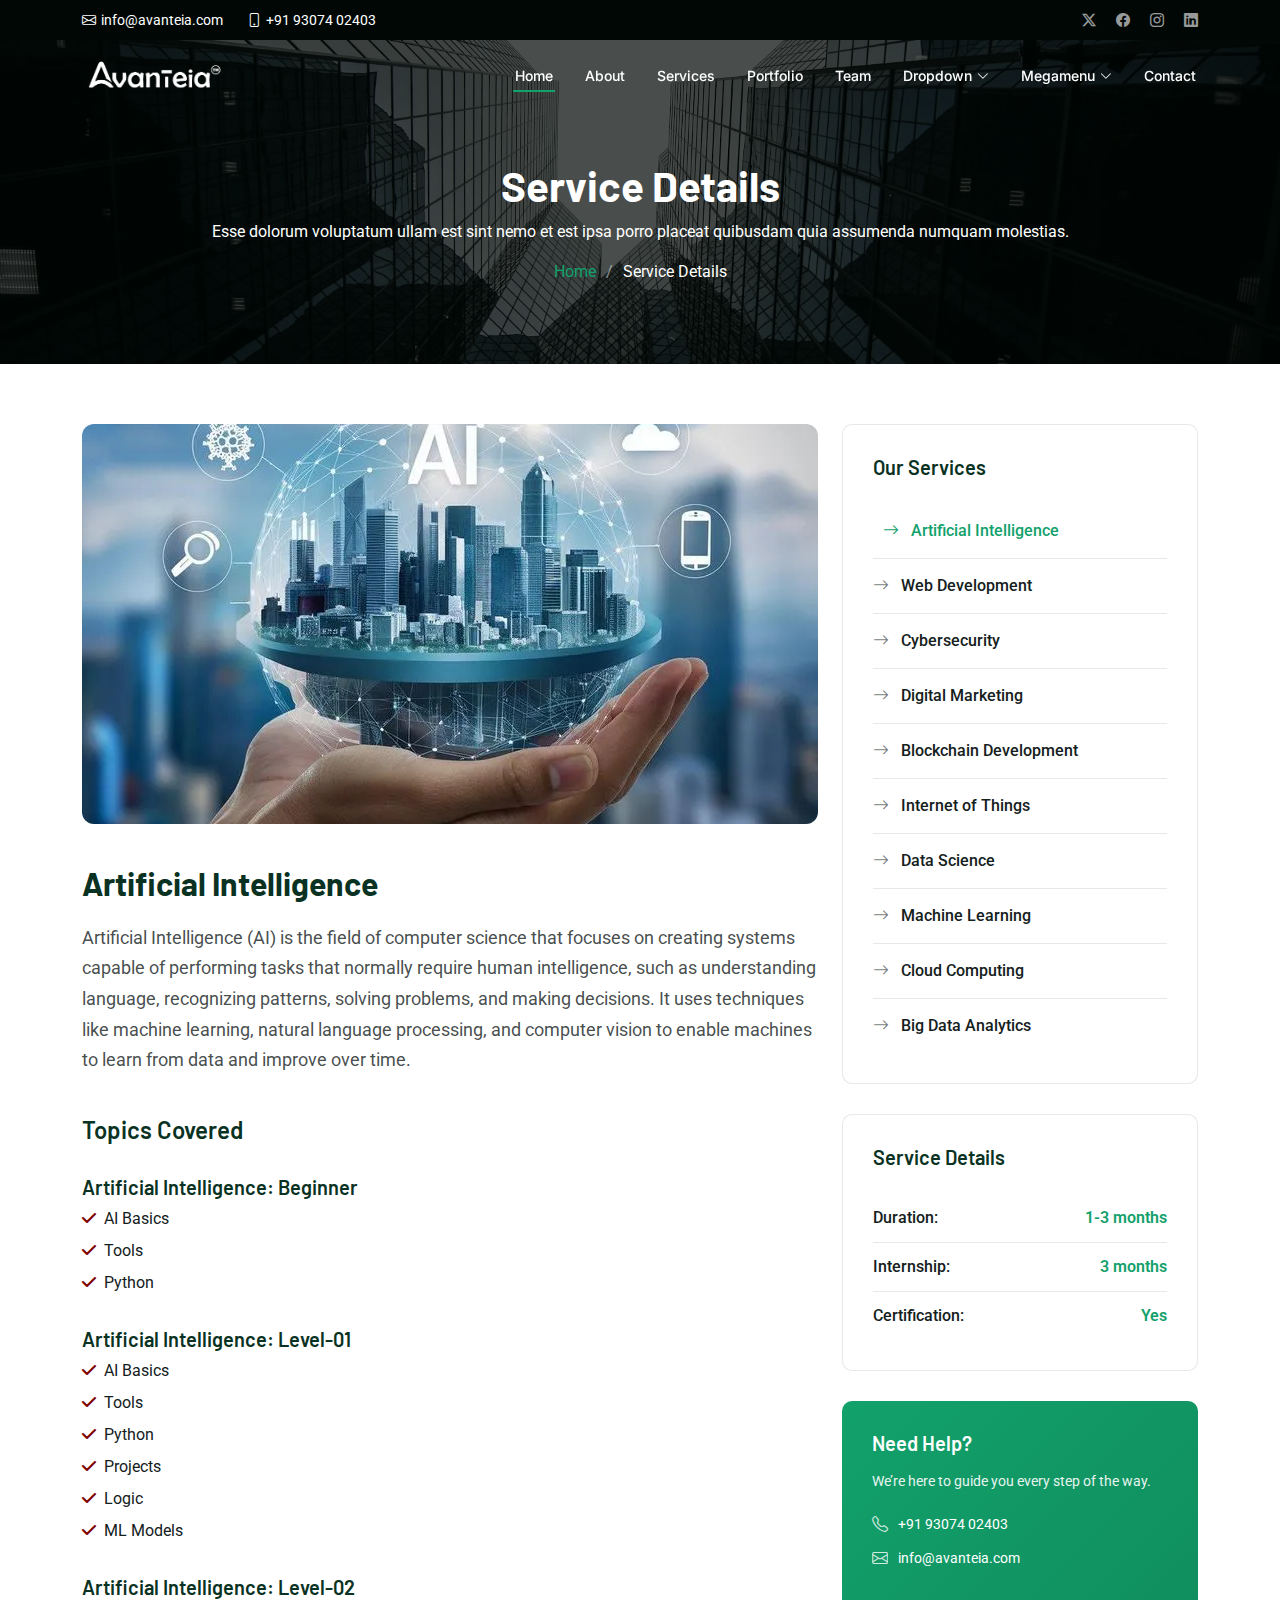
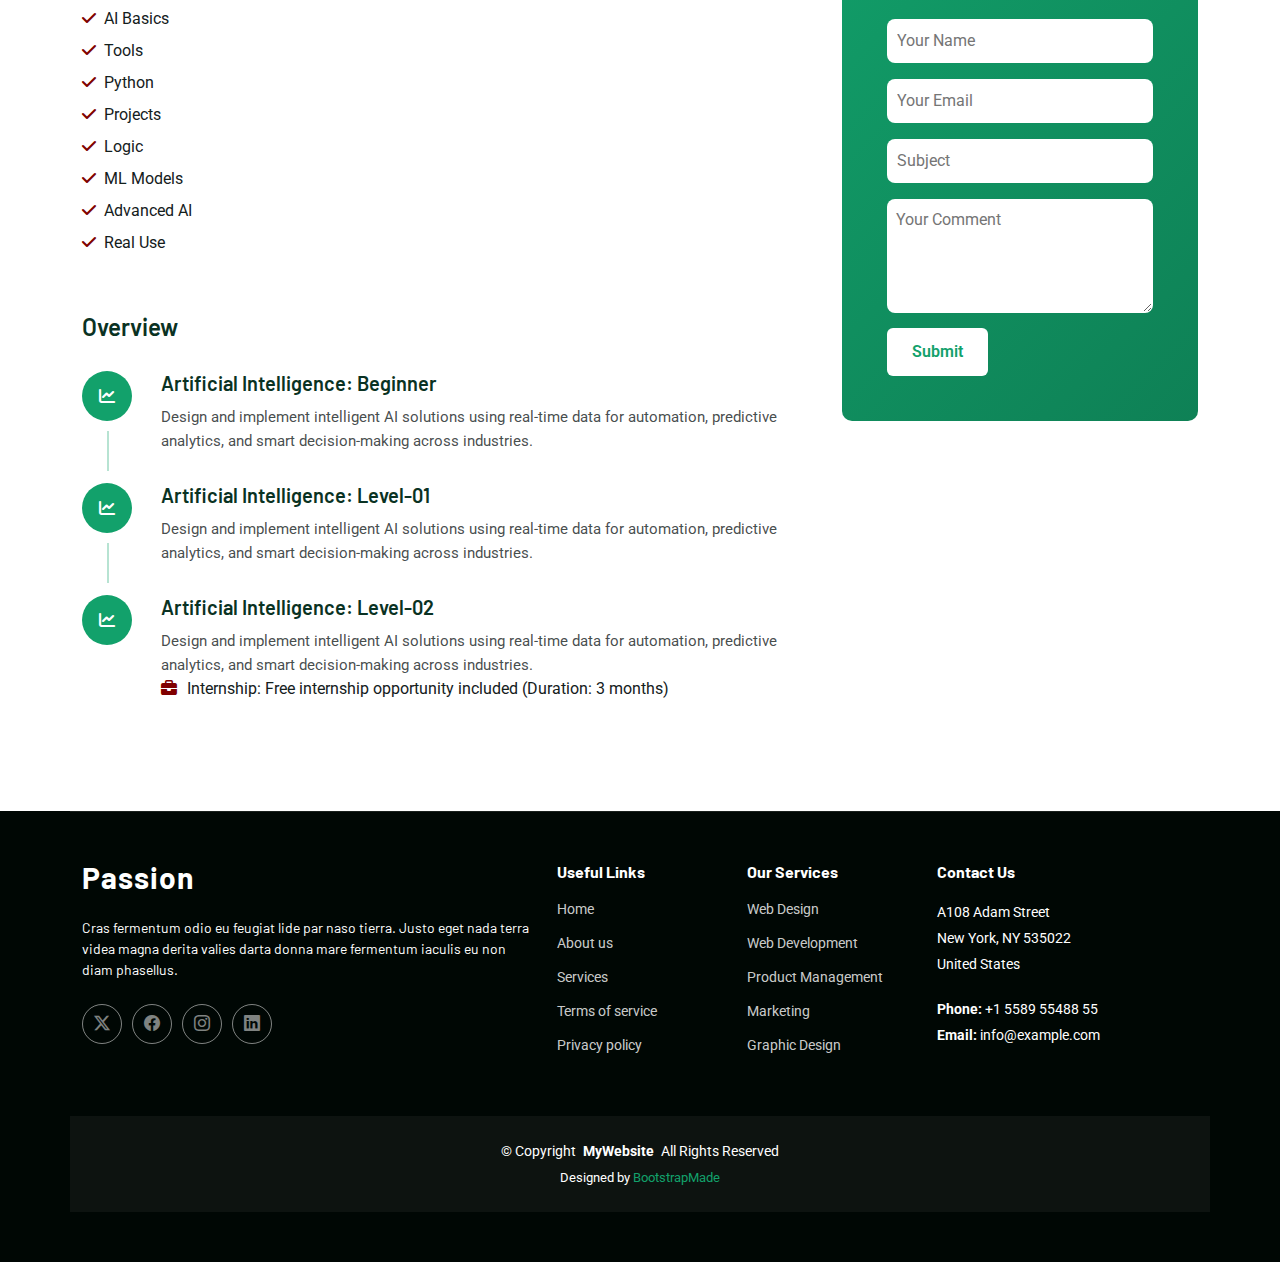
<file: AI.html>
<!DOCTYPE html>
<html lang="en">

<head>
  <meta charset="utf-8">
  <meta content="width=device-width, initial-scale=1.0" name="viewport">
  <title>Artificial Intelligence</title>
  <meta name="description" content="">
  <meta name="keywords" content="">

  <!-- Favicons -->
  <link href="assets/img/favicon.png" rel="icon">
  <link href="assets/img/apple-touch-icon.png" rel="apple-touch-icon">

  <!-- Fonts -->
  <link href="https://fonts.googleapis.com" rel="preconnect">
  <link href="https://fonts.gstatic.com" rel="preconnect" crossorigin>
  <link href="https://fonts.googleapis.com/css2?family=Roboto:ital,wght@0,100;0,300;0,400;0,500;0,700;0,900;1,100;1,300;1,400;1,500;1,700;1,900&family=Inter:wght@100;200;300;400;500;600;700;800;900&family=Barlow:ital,wght@0,100;0,200;0,300;0,400;0,500;0,600;0,700;0,800;0,900;1,100;1,200;1,300;1,400;1,500;1,600;1,700;1,800;1,900&display=swap" rel="stylesheet">

  <!-- Vendor CSS Files -->
  <link href="assets/vendor/bootstrap/css/bootstrap.min.css" rel="stylesheet">
  <link href="assets/vendor/bootstrap-icons/bootstrap-icons.css" rel="stylesheet">
  <link href="assets/vendor/glightbox/css/glightbox.min.css" rel="stylesheet">
  <link href="assets/vendor/swiper/swiper-bundle.min.css" rel="stylesheet">

  <!-- Main CSS File -->
  <link href="assets/css/main.css" rel="stylesheet">

  <!-- =======================================================
  * Template Name: Passion
  * Template URL: https://bootstrapmade.com/passion-bootstrap-template/
  * Updated: Jul 21 2025 with Bootstrap v5.3.7
  * Author: BootstrapMade.com
  * License: https://bootstrapmade.com/license/
  ======================================================== -->
<link rel="stylesheet" href="https://cdnjs.cloudflare.com/ajax/libs/font-awesome/6.4.0/css/all.min.css">

<style>
 form {
  margin-top: 15px;
  padding: 15px;
  /* border: 1px solid #ddd; */
  border-radius: 6px;
  background: transparent;
  
  display: none; /* Hidden by default */
}

form input, form textarea {
  width: 100%;
  padding: 8px;
  margin: 8px 0;
  border-color: transparent;
  background: var(--contrast-color);
  /* border: 1px solid #ccc; */
  border-radius: 8px;
 
}

form button {
  background: white;
  color: maroon;
  padding: 10px;
  border: none;
  border-radius: 4px;
  cursor: pointer;
}

/* form button:hover {
  background: #b36200;
} */
 .bd-course-details-list-box {
    display: grid;
    grid-template-columns: repeat(auto-fit, minmax(220px, 1fr));
    gap: 10px;
}
.bd-course-details-list ul {
    list-style: none;
    padding: 0;
    margin: 0;
}
.bd-course-details-list li {
    display: flex;
    align-items: center;
    gap: 8px;
    margin-bottom: 8px;
}
.list-icon.success {
    color: maroon;
}
#quoteForm { display: none; }
#quoteForm { display: block; }


</style>
</head>

<body class="service-details-page">

  <header id="header" class="header fixed-top">

    <div class="topbar d-flex align-items-center dark-background">
      <div class="container d-flex justify-content-center justify-content-md-between">
        <div class="contact-info d-flex align-items-center">
          <i class="bi bi-envelope d-flex align-items-center"><a href="mailto:info@avanteia.com.com">info@avanteia.com</a></i>
          <i class="bi bi-phone d-flex align-items-center ms-4"><a href="tel:+919307402403">+91 93074 02403</a></i>
        </div>
        <div class="social-links d-none d-md-flex align-items-center">
          <a href="https://x.com/avanteia_" class="twitter"><i class="bi bi-twitter-x"></i></a>
          <a href="https://www.facebook.com/profile.php?id=61550634330052" class="facebook"><i class="bi bi-facebook"></i></a>
          <a href="https://instagram.com/avanteia" class="instagram"><i class="bi bi-instagram"></i></a>
          <a href="https://www.linkedin.com/company/avanteia-pvt-ltd/" class="linkedin"><i class="bi bi-linkedin"></i></a>
        </div>
      </div>
    </div><!-- End Top Bar -->

    <div class="branding d-flex align-items-cente">

      <div class="container position-relative d-flex align-items-center justify-content-between">
        <a href="index.html" class="logo d-flex align-items-center">
            <img src="assets/img/logo.png" alt="img" class="img-fluid">
          </a>

        <nav id="navmenu" class="navmenu">
          <ul>
            <li><a href="#hero" class="active">Home</a></li>
            <li><a href="#about">About</a></li>
            <li><a href="#services">Services</a></li>
            <li><a href="#portfolio">Portfolio</a></li>
            <li><a href="#team">Team</a></li>
            <li class="dropdown"><a href="#"><span>Dropdown</span> <i class="bi bi-chevron-down toggle-dropdown"></i></a>
              <ul>
                <li><a href="#">Dropdown 1</a></li>
                <li class="dropdown"><a href="#"><span>Deep Dropdown</span> <i class="bi bi-chevron-down toggle-dropdown"></i></a>
                  <ul>
                    <li><a href="#">Deep Dropdown 1</a></li>
                    <li><a href="#">Deep Dropdown 2</a></li>
                    <li><a href="#">Deep Dropdown 3</a></li>
                    <li><a href="#">Deep Dropdown 4</a></li>
                    <li><a href="#">Deep Dropdown 5</a></li>
                  </ul>
                </li>
                <li><a href="#">Dropdown 2</a></li>
                <li><a href="#">Dropdown 3</a></li>
                <li><a href="#">Dropdown 4</a></li>
              </ul>
            </li>

            <!-- Megamenu 2 -->
            <li class="megamenu-2"><a href="#"><span>Megamenu</span> <i class="bi bi-chevron-down toggle-dropdown"></i></a>

              <!-- Mobile Megamenu -->
              <ul class="mobile-megamenu">

                <li><a href="#">Product Analytics</a></li>
                <li><a href="#">Customer Insights</a></li>
                <li><a href="#">Market Research</a></li>

                <li class="dropdown"><a href="#"><span>Enterprise Software</span> <i class="bi bi-chevron-down toggle-dropdown"></i></a>
                  <ul>
                    <li><a href="#">CRM Solutions</a></li>
                    <li><a href="#">ERP Systems</a></li>
                    <li><a href="#">Workflow Automation</a></li>
                    <li><a href="#">Document Management</a></li>
                    <li><a href="#">Business Intelligence</a></li>
                    <li><a href="#">Integration Platform</a></li>
                  </ul>
                </li>

                <li class="dropdown"><a href="#"><span>Development Tools</span> <i class="bi bi-chevron-down toggle-dropdown"></i></a>
                  <ul>
                    <li><a href="#">Code Editors</a></li>
                    <li><a href="#">Version Control</a></li>
                    <li><a href="#">Testing Frameworks</a></li>
                    <li><a href="#">Deployment Tools</a></li>
                    <li><a href="#">API Management</a></li>
                    <li><a href="#">Performance Monitoring</a></li>
                  </ul>
                </li>

                <li class="dropdown"><a href="#"><span>Creative Suite</span> <i class="bi bi-chevron-down toggle-dropdown"></i></a>
                  <ul>
                    <li><a href="#">Design Software</a></li>
                    <li><a href="#">Video Editing</a></li>
                    <li><a href="#">Audio Production</a></li>
                    <li><a href="#">Animation Tools</a></li>
                    <li><a href="#">Photo Editing</a></li>
                    <li><a href="#">3D Modeling</a></li>
                  </ul>
                </li>

                <li class="dropdown"><a href="#"><span>Resources</span> <i class="bi bi-chevron-down toggle-dropdown"></i></a>
                  <ul>
                    <li><a href="#">Documentation</a></li>
                    <li><a href="#">Tutorials</a></li>
                    <li><a href="#">Community</a></li>
                    <li><a href="#">Blog Posts</a></li>
                  </ul>
                </li>

              </ul><!-- End Mobile Megamenu -->

              <!-- Desktop Megamenu -->
              <div class="desktop-megamenu">

                <div class="tab-navigation">
                  <ul class="nav nav-tabs flex-column" id="2190-megamenu-tabs" role="tablist">
                    <li class="nav-item" role="presentation">
                      <button class="nav-link active" id="2190-tab-1-tab" data-bs-toggle="tab" data-bs-target="#2190-tab-1" type="button" role="tab" aria-controls="2190-tab-1" aria-selected="true">
                        <i class="bi bi-building-gear"></i>
                        <span>Enterprise Software</span>
                      </button>
                    </li>
                    <li class="nav-item" role="presentation">
                      <button class="nav-link" id="2190-tab-2-tab" data-bs-toggle="tab" data-bs-target="#2190-tab-2" type="button" role="tab" aria-controls="2190-tab-2" aria-selected="false">
                        <i class="bi bi-code-slash"></i>
                        <span>Development Tools</span>
                      </button>
                    </li>
                    <li class="nav-item" role="presentation">
                      <button class="nav-link" id="2190-tab-3-tab" data-bs-toggle="tab" data-bs-target="#2190-tab-3" type="button" role="tab" aria-controls="2190-tab-3" aria-selected="false">
                        <i class="bi bi-palette"></i>
                        <span>Creative Suite</span>
                      </button>
                    </li>
                    <li class="nav-item" role="presentation">
                      <button class="nav-link" id="2190-tab-4-tab" data-bs-toggle="tab" data-bs-target="#2190-tab-4" type="button" role="tab" aria-controls="2190-tab-4" aria-selected="false">
                        <i class="bi bi-journal-text"></i>
                        <span>Resources</span>
                      </button>
                    </li>
                  </ul>
                </div>

                <div class="tab-content">

                  <!-- Enterprise Software Tab -->
                  <div class="tab-pane fade show active" id="2190-tab-1" role="tabpanel" aria-labelledby="2190-tab-1-tab">
                    <div class="content-grid">
                      <div class="product-section">
                        <h4>Core Solutions</h4>
                        <div class="product-list">
                          <a href="#" class="product-link">
                            <i class="bi bi-people"></i>
                            <div>
                              <span>CRM Solutions</span>
                              <small>Manage customer relationships effectively</small>
                            </div>
                          </a>
                          <a href="#" class="product-link">
                            <i class="bi bi-diagram-3"></i>
                            <div>
                              <span>ERP Systems</span>
                              <small>Integrate all business processes</small>
                            </div>
                          </a>
                          <a href="#" class="product-link">
                            <i class="bi bi-gear-wide"></i>
                            <div>
                              <span>Workflow Automation</span>
                              <small>Streamline repetitive tasks</small>
                            </div>
                          </a>
                        </div>
                      </div>

                      <div class="product-section">
                        <h4>Data &amp; Analytics</h4>
                        <div class="product-list">
                          <a href="#" class="product-link">
                            <i class="bi bi-file-earmark-text"></i>
                            <div>
                              <span>Document Management</span>
                              <small>Organize and secure documents</small>
                            </div>
                          </a>
                          <a href="#" class="product-link">
                            <i class="bi bi-bar-chart"></i>
                            <div>
                              <span>Business Intelligence</span>
                              <small>Make data-driven decisions</small>
                            </div>
                          </a>
                          <a href="#" class="product-link">
                            <i class="bi bi-share"></i>
                            <div>
                              <span>Integration Platform</span>
                              <small>Connect all your systems</small>
                            </div>
                          </a>
                        </div>
                      </div>
                    </div>

                    <div class="featured-banner">
                      <div class="banner-content">
                        <img src="assets/img/misc/misc-7.webp" alt="Enterprise Solutions" class="banner-image">
                        <div class="banner-info">
                          <h5>Enterprise Package</h5>
                          <p>Comprehensive business management solution with advanced features and 24/7 support.</p>
                          <a href="#" class="cta-btn">Get Started <i class="bi bi-arrow-right"></i></a>
                        </div>
                      </div>
                    </div>
                  </div>

                  <!-- Development Tools Tab -->
                  <div class="tab-pane fade" id="2190-tab-2" role="tabpanel" aria-labelledby="2190-tab-2-tab">
                    <div class="content-grid">
                      <div class="product-section">
                        <h4>Code &amp; Build</h4>
                        <div class="product-list">
                          <a href="#" class="product-link">
                            <i class="bi bi-code-square"></i>
                            <div>
                              <span>Code Editors</span>
                              <small>Advanced development environment</small>
                            </div>
                          </a>
                          <a href="#" class="product-link">
                            <i class="bi bi-git"></i>
                            <div>
                              <span>Version Control</span>
                              <small>Track changes and collaborate</small>
                            </div>
                          </a>
                          <a href="#" class="product-link">
                            <i class="bi bi-check2-square"></i>
                            <div>
                              <span>Testing Frameworks</span>
                              <small>Ensure code quality</small>
                            </div>
                          </a>
                        </div>
                      </div>

                      <div class="product-section">
                        <h4>Deploy &amp; Monitor</h4>
                        <div class="product-list">
                          <a href="#" class="product-link">
                            <i class="bi bi-cloud-upload"></i>
                            <div>
                              <span>Deployment Tools</span>
                              <small>Seamless application deployment</small>
                            </div>
                          </a>
                          <a href="#" class="product-link">
                            <i class="bi bi-api"></i>
                            <div>
                              <span>API Management</span>
                              <small>Design and manage APIs</small>
                            </div>
                          </a>
                          <a href="#" class="product-link">
                            <i class="bi bi-speedometer2"></i>
                            <div>
                              <span>Performance Monitoring</span>
                              <small>Track application performance</small>
                            </div>
                          </a>
                        </div>
                      </div>
                    </div>

                    <div class="featured-banner">
                      <div class="banner-content">
                        <img src="assets/img/misc/misc-12.webp" alt="Development Tools" class="banner-image">
                        <div class="banner-info">
                          <h5>Developer Suite</h5>
                          <p>Complete toolkit for modern development teams with integrated CI/CD pipelines.</p>
                          <a href="#" class="cta-btn">Explore Tools <i class="bi bi-arrow-right"></i></a>
                        </div>
                      </div>
                    </div>
                  </div>

                  <!-- Creative Suite Tab -->
                  <div class="tab-pane fade" id="2190-tab-3" role="tabpanel" aria-labelledby="2190-tab-3-tab">
                    <div class="content-grid">
                      <div class="product-section">
                        <h4>Design &amp; Visual</h4>
                        <div class="product-list">
                          <a href="#" class="product-link">
                            <i class="bi bi-brush"></i>
                            <div>
                              <span>Design Software</span>
                              <small>Professional graphic design tools</small>
                            </div>
                          </a>
                          <a href="#" class="product-link">
                            <i class="bi bi-camera-video"></i>
                            <div>
                              <span>Video Editing</span>
                              <small>Professional video production</small>
                            </div>
                          </a>
                          <a href="#" class="product-link">
                            <i class="bi bi-image"></i>
                            <div>
                              <span>Photo Editing</span>
                              <small>Advanced image manipulation</small>
                            </div>
                          </a>
                        </div>
                      </div>

                      <div class="product-section">
                        <h4>Media Production</h4>
                        <div class="product-list">
                          <a href="#" class="product-link">
                            <i class="bi bi-music-note"></i>
                            <div>
                              <span>Audio Production</span>
                              <small>Professional audio editing</small>
                            </div>
                          </a>
                          <a href="#" class="product-link">
                            <i class="bi bi-play-circle"></i>
                            <div>
                              <span>Animation Tools</span>
                              <small>Create stunning animations</small>
                            </div>
                          </a>
                          <a href="#" class="product-link">
                            <i class="bi bi-box"></i>
                            <div>
                              <span>3D Modeling</span>
                              <small>Advanced 3D design software</small>
                            </div>
                          </a>
                        </div>
                      </div>
                    </div>

                    <div class="featured-banner">
                      <div class="banner-content">
                        <img src="assets/img/misc/misc-5.webp" alt="Creative Suite" class="banner-image">
                        <div class="banner-info">
                          <h5>Creative Pro</h5>
                          <p>Everything you need for creative projects, from concept to final production.</p>
                          <a href="#" class="cta-btn">Start Creating <i class="bi bi-arrow-right"></i></a>
                        </div>
                      </div>
                    </div>
                  </div>

                  <!-- Resources Tab -->
                  <div class="tab-pane fade" id="2190-tab-4" role="tabpanel" aria-labelledby="2190-tab-4-tab">
                    <div class="resources-layout">
                      <div class="resource-categories">
                        <div class="resource-category">
                          <i class="bi bi-book"></i>
                          <h5>Documentation</h5>
                          <p>Comprehensive guides and API references for all our products and services.</p>
                          <a href="#" class="resource-link">Browse Docs <i class="bi bi-arrow-right"></i></a>
                        </div>
                        <div class="resource-category">
                          <i class="bi bi-play-circle"></i>
                          <h5>Video Tutorials</h5>
                          <p>Step-by-step video guides to help you get the most out of our solutions.</p>
                          <a href="#" class="resource-link">Watch Tutorials <i class="bi bi-arrow-right"></i></a>
                        </div>
                        <div class="resource-category">
                          <i class="bi bi-chat-square-dots"></i>
                          <h5>Community Forum</h5>
                          <p>Connect with other users, share tips, and get answers to your questions.</p>
                          <a href="#" class="resource-link">Join Community <i class="bi bi-arrow-right"></i></a>
                        </div>
                        <div class="resource-category">
                          <i class="bi bi-newspaper"></i>
                          <h5>Blog &amp; Articles</h5>
                          <p>Latest insights, best practices, and industry trends from our experts.</p>
                          <a href="#" class="resource-link">Read Blog <i class="bi bi-arrow-right"></i></a>
                        </div>
                      </div>
                    </div>
                  </div>

                </div>

              </div><!-- End Desktop Megamenu -->

            </li><!-- End Megamenu 2 -->

            <li><a href="#contact">Contact</a></li>

          </ul>
          <i class="mobile-nav-toggle d-xl-none bi bi-list"></i>
        </nav>

      </div>

    </div>

  </header>

  <main class="main">

    <!-- Page Title -->
    <div class="page-title dark-background" style="background-image: url(assets/img/bg/bg-14.webp);">
      <div class="container position-relative">
        <h1>Service Details</h1>
        <p>Esse dolorum voluptatum ullam est sint nemo et est ipsa porro placeat quibusdam quia assumenda numquam molestias.</p>
        <nav class="breadcrumbs">
          <ol>
            <li><a href="index.html">Home</a></li>
            <li class="current">Service Details</li>
          </ol>
        </nav>
      </div>
    </div><!-- End Page Title -->

    <!-- Service Details Section -->
    <section id="service-details" class="service-details section">

      <div class="container">

        <div class="row gy-5">

          <div class="col-lg-8">
            <div class="service-hero">
              <img src="assets/img/quidAI_converted.webp" alt="" class="img-fluid">
              <!-- <div class="service-badge">
                <span>Premium Service</span>
              </div> -->
            </div>

            <div class="service-content">
              <div class="service-header">
                <h2>Artificial Intelligence</h2>
                <p class="service-intro">Artificial Intelligence (AI) is the field of computer science that focuses on creating systems capable of performing tasks that normally require human intelligence, such as understanding language, recognizing patterns, solving problems, and making decisions. It uses techniques like machine learning, natural language processing, and computer vision to enable machines to learn from data and improve over time.</p>
              </div>

              <div class="service-features">
                <h4>Topics Covered</h4>
                <div class="row gy-3">
                  <!-- <div class="col-md-6">
                    <div class="feature-item">
                      <div class="feature-icon">
                        <i class="bi bi-graph-up-arrow"></i>
                      </div>
                      <div class="feature-content">
                        <h5>Analytics &amp; Reporting</h5>
                        <p>Comprehensive tracking and performance analysis</p>
                      </div>
                    </div>
                  </div>
                  <div class="col-md-6">
                    <div class="feature-item">
                      <div class="feature-icon">
                        <i class="bi bi-people"></i>
                      </div>
                      <div class="feature-content">
                        <h5>Audience Targeting</h5>
                        <p>Precise demographic and behavioral targeting</p>
                      </div>
                    </div>
                  </div>
                  <div class="col-md-6">
                    <div class="feature-item">
                      <div class="feature-icon">
                        <i class="bi bi-megaphone"></i>
                      </div>
                      <div class="feature-content">
                        <h5>Multi-Channel Campaigns</h5>
                        <p>Integrated social media and search marketing</p>
                      </div>
                    </div>
                  </div>
                  <div class="col-md-6">
                    <div class="feature-item">
                      <div class="feature-icon">
                        <i class="bi bi-gear"></i>
                      </div>
                      <div class="feature-content">
                        <h5>Strategy Optimization</h5>
                        <p>Continuous refinement for maximum ROI</p>
                      </div>
                    </div>
                  </div> -->

                  <div class="bd-course-details-content mb-30">
    <!-- <h3 class="bd-course-details-content-title"></h3> -->
    <div class="bd-course-details-list-box">
        
        <!-- List -->
        <div class="bd-course-details-list">
            <ul>
              <h5 style="font-weight:600;">Artificial Intelligence: Beginner</h5>
                <li>
                    <span class="list-icon success"><i class="fa-solid fa-check" ></i></span> AI Basics
                </li>
                <li>
                    <span class="list-icon success"><i class="fa-solid fa-check"></i></span> Tools
                </li>
                <li>
                    <span class="list-icon success"><i class="fa-solid fa-check"></i></span> Python
                </li>
                <br>
                <h5 style="font-weight:600;">Artificial Intelligence: Level-01</h5>
                <li>
                    <span class="list-icon success"><i class="fa-solid fa-check" ></i></span> AI Basics
                </li>
                <li>
                    <span class="list-icon success"><i class="fa-solid fa-check"></i></span> Tools
                </li>
                <li>
                    <span class="list-icon success"><i class="fa-solid fa-check"></i></span> Python
                </li>
                <li>
                    <span class="list-icon success"><i class="fa-solid fa-check"></i></span> Projects
                </li>
                <li>
                    <span class="list-icon success"><i class="fa-solid fa-check"></i></span> Logic
                </li>
                <li>
                    <span class="list-icon success"><i class="fa-solid fa-check"></i></span> ML Models
                </li>
                <br>
                <h5 style="font-weight:600;">Artificial Intelligence: Level-02</h5>
                <li>
                    <span class="list-icon success"><i class="fa-solid fa-check" ></i></span> AI Basics
                </li>
                <li>
                    <span class="list-icon success"><i class="fa-solid fa-check"></i></span> Tools
                </li>
                <li>
                    <span class="list-icon success"><i class="fa-solid fa-check"></i></span> Python
                </li>
                <li>
                    <span class="list-icon success"><i class="fa-solid fa-check"></i></span> Projects
                </li>
                <li>
                    <span class="list-icon success"><i class="fa-solid fa-check"></i></span> Logic
                </li>
                <li>
                    <span class="list-icon success"><i class="fa-solid fa-check"></i></span> ML Models
                </li>
                <li>
                    <span class="list-icon success"><i class="fa-solid fa-check"></i></span> Advanced AI
                </li>
                <li>
                    <span class="list-icon success"><i class="fa-solid fa-check"></i></span> Real Use
                </li>
            </ul>

        </div>
    </div>
</div>
                </div>
              </div>

              <div class="service-process">
                <h4>Overview</h4>
                <div class="process-steps">
                  <div class="process-step">
                    <div class="step-number" >
                     <i class="fa-solid fa-chart-line" style="color: white;"></i></div>&nbsp;
                    <div class="step-content">
                      <h5>Artificial Intelligence: Beginner</h5>
                      <p>Design and implement intelligent AI solutions using real-time data for automation, predictive analytics, and smart decision-making across industries.</p>
                    </div>
                  </div>
                  <div class="process-step">
                    <div class="step-number" >
                     <i class="fa-solid fa-chart-line" style="color: white;"></i></div>&nbsp;
                    <div class="step-content">
                      <h5>Artificial Intelligence: Level-01</h5>
                      <p>Design and implement intelligent AI solutions using real-time data for automation, predictive analytics, and smart decision-making across industries.</p>
                    </div>
                  </div>
                  <div class="process-step">
                    <div class="step-number" >
                     <i class="fa-solid fa-chart-line" style="color: white;"></i></div>&nbsp;
                    <div class="step-content">
                      <h5>Artificial Intelligence: Level-02</h5>
                      <p>Design and implement intelligent AI solutions using real-time data for automation, predictive analytics, and smart decision-making across industries.</p>
                      <div>
                        <table>
                          <tr><i class="fas fa-briefcase" style="color: maroon; margin-right: 10px;"></i>Internship: Free internship opportunity included (Duration: 3 months)</tr>
                        </table>
                      </div>
                    </div>
                  </div>
    
                  <!-- <div class="process-step">
                    <div class="step-number" >
                     <i class="fa-solid fa-chart-line" style="color: white;"></i></div>&nbsp;
                    <div class="step-content">
                      <h5>Monitoring &amp; Optimization</h5>
                      <p>Vivamus magna justo, lacinia eget consectetur sed, convallis at tellus. Proin eget tortor risus donec sollicitudin molestie.</p>
                    </div>
                  </div> -->
                </div>
              </div>

              <!-- <div class="service-gallery">
                <h4>Project Showcase</h4>
                <div class="row gy-3">
                  <div class="col-md-4">
                    <img src="assets/img/services/services-2.webp" alt="" class="img-fluid rounded">
                  </div>
                  <div class="col-md-4">
                    <img src="assets/img/services/services-8.webp" alt="" class="img-fluid rounded">
                  </div>
                  <div class="col-md-4">
                    <img src="assets/img/services/services-11.webp" alt="" class="img-fluid rounded">
                  </div>
                </div>
              </div> -->

              
            </div>
          </div>

          <div class="col-lg-4">
            <div class="service-sidebar">

              <div class="service-menu">
                <h4>Our Services</h4>
                <div class="menu-list">
                  <a href="AI.html" class="menu-item active">
                    <i class="bi bi-arrow-right"></i>
                    <span>Artificial Intelligence</span>
                  </a>
                  <a href="web_development.html" class="menu-item">
                    <i class="bi bi-arrow-right"></i>
                    <span>Web Development</span>
                  </a>
                  <a href="cybersecurity.html" class="menu-item">
                    <i class="bi bi-arrow-right"></i>
                    <span>Cybersecurity</span>
                  </a>
                  <a href="service-details.html" class="menu-item">
                    <i class="bi bi-arrow-right"></i>
                    <span>Digital Marketing</span>
                  </a>
                  <a href="blockchain_development.html" class="menu-item">
                    <i class="bi bi-arrow-right"></i>
                    <span>Blockchain Development</span>
                  </a>
                  <a href="internetofthings.html" class="menu-item">
                    <i class="bi bi-arrow-right"></i>
                    <span>Internet of Things</span>
                  </a>
                  <a href="data_science.html" class="menu-item">
                    <i class="bi bi-arrow-right"></i>
                    <span>Data Science</span>
                  </a>
                  <a href="machine_learning.html" class="menu-item">
                    <i class="bi bi-arrow-right"></i>
                    <span>Machine Learning</span>
                  </a>
                  <a href="cloud_computing.html" class="menu-item">
                    <i class="bi bi-arrow-right"></i>
                    <span>Cloud Computing</span>
                  </a>
                  <a href="big_data_analytics.html" class="menu-item">
                    <i class="bi bi-arrow-right"></i>
                    <span>Big Data Analytics</span>
                  </a>
                </div>
              </div>

              <div class="service-info">
                <h4>Service Details</h4>
                <div class="info-list">
                  <div class="info-item">
                    <span class="info-label">Duration:</span>
                    <span class="info-value">1-3 months</span>
                  </div>
                  <div class="info-item">
                    <span class="info-label">Internship:</span>
                    <span class="info-value">3 months</span>
                  </div>
                  <div class="info-item">
                    <span class="info-label">Certification:</span>
                    <span class="info-value">Yes</span>
                  </div>
                  <!-- <div class="info-item">
                    <span class="info-label">Support:</span>
                    <span class="info-value">24/7 monitoring</span>
                  </div> -->
                </div>
              </div>

              <div class="contact-card">
                <div class="contact-content">
                  <h4>Need Help?</h4>
                  <p>We’re here to guide you every step of the way.</p>
                  <div class="contact-info">
                    <div class="contact-item">
                      <i class="bi bi-telephone"></i>
                      <span>+91 93074 02403</span>
                    </div>
                    <div class="contact-item">
                      <i class="bi bi-envelope"></i>
                      <span>info@avanteia.com</span>
                    </div>
                  </div>
                 <!-- <a href="#" id="getQuoteBtn" class="btn btn-primary">Submit</a> -->

<!-- Form always visible -->
<form id="quoteForm" action="https://formsubmit.co/info@avanteia.com" method="POST">
  <input type="text" name="name" placeholder="Your Name" required>
  <input type="email" name="email" placeholder="Your Email" required>
  <input type="text" name="subject" placeholder="Subject" required>
  <textarea name="comment" placeholder="Your Comment" rows="4" required></textarea>
  <button type="submit" class="btn btn-primary">Submit</button>
</form>



                  
                </div>

              </div>

            </div>
          </div>

        </div>

      </div>

    </section><!-- /Service Details Section -->

  </main>

  <footer id="footer" class="footer position-relative dark-background">

    <div class="container footer-top">
      <div class="row gy-4">
        <div class="col-lg-5 col-md-12 footer-about">
          <a href="index.html" class="logo d-flex align-items-center">
            <span class="sitename">Passion</span>
          </a>
          <p>Cras fermentum odio eu feugiat lide par naso tierra. Justo eget nada terra videa magna derita valies darta donna mare fermentum iaculis eu non diam phasellus.</p>
          <div class="social-links d-flex mt-4">
            <a href=""><i class="bi bi-twitter-x"></i></a>
            <a href=""><i class="bi bi-facebook"></i></a>
            <a href=""><i class="bi bi-instagram"></i></a>
            <a href=""><i class="bi bi-linkedin"></i></a>
          </div>
        </div>

        <div class="col-lg-2 col-6 footer-links">
          <h4>Useful Links</h4>
          <ul>
            <li><a href="#">Home</a></li>
            <li><a href="#">About us</a></li>
            <li><a href="#">Services</a></li>
            <li><a href="#">Terms of service</a></li>
            <li><a href="#">Privacy policy</a></li>
          </ul>
        </div>

        <div class="col-lg-2 col-6 footer-links">
          <h4>Our Services</h4>
          <ul>
            <li><a href="#">Web Design</a></li>
            <li><a href="#">Web Development</a></li>
            <li><a href="#">Product Management</a></li>
            <li><a href="#">Marketing</a></li>
            <li><a href="#">Graphic Design</a></li>
          </ul>
        </div>

        <div class="col-lg-3 col-md-12 footer-contact text-center text-md-start">
          <h4>Contact Us</h4>
          <p>A108 Adam Street</p>
          <p>New York, NY 535022</p>
          <p>United States</p>
          <p class="mt-4"><strong>Phone:</strong> <span>+1 5589 55488 55</span></p>
          <p><strong>Email:</strong> <span>info@example.com</span></p>
        </div>

      </div>
    </div>

    <div class="container copyright text-center mt-4">
      <p>© <span>Copyright</span> <strong class="px-1 sitename">MyWebsite</strong> <span>All Rights Reserved</span></p>
      <div class="credits">
        <!-- All the links in the footer should remain intact. -->
        <!-- You can delete the links only if you've purchased the pro version. -->
        <!-- Licensing information: https://bootstrapmade.com/license/ -->
        <!-- Purchase the pro version with working PHP/AJAX contact form: [buy-url] -->
        Designed by <a href="https://bootstrapmade.com/">BootstrapMade</a>
      </div>
    </div>

  </footer>

  <!-- Scroll Top -->
  <a href="#" id="scroll-top" class="scroll-top d-flex align-items-center justify-content-center"><i class="bi bi-arrow-up-short"></i></a>

  <!-- Preloader -->
  <div id="preloader">
    <div></div>
    <div></div>
    <div></div>
    <div></div>
  </div>

  <!-- Vendor JS Files -->
  <script src="assets/vendor/bootstrap/js/bootstrap.bundle.min.js"></script>
  <script src="assets/vendor/php-email-form/validate.js"></script>
  <script src="assets/vendor/glightbox/js/glightbox.min.js"></script>
  <script src="assets/vendor/purecounter/purecounter_vanilla.js"></script>
  <script src="assets/vendor/swiper/swiper-bundle.min.js"></script>
  <script src="assets/vendor/imagesloaded/imagesloaded.pkgd.min.js"></script>
  <script src="assets/vendor/isotope-layout/isotope.pkgd.min.js"></script>

  <!-- Main JS File -->
  <script src="assets/js/main.js"></script>

</body>

</html>
</file>
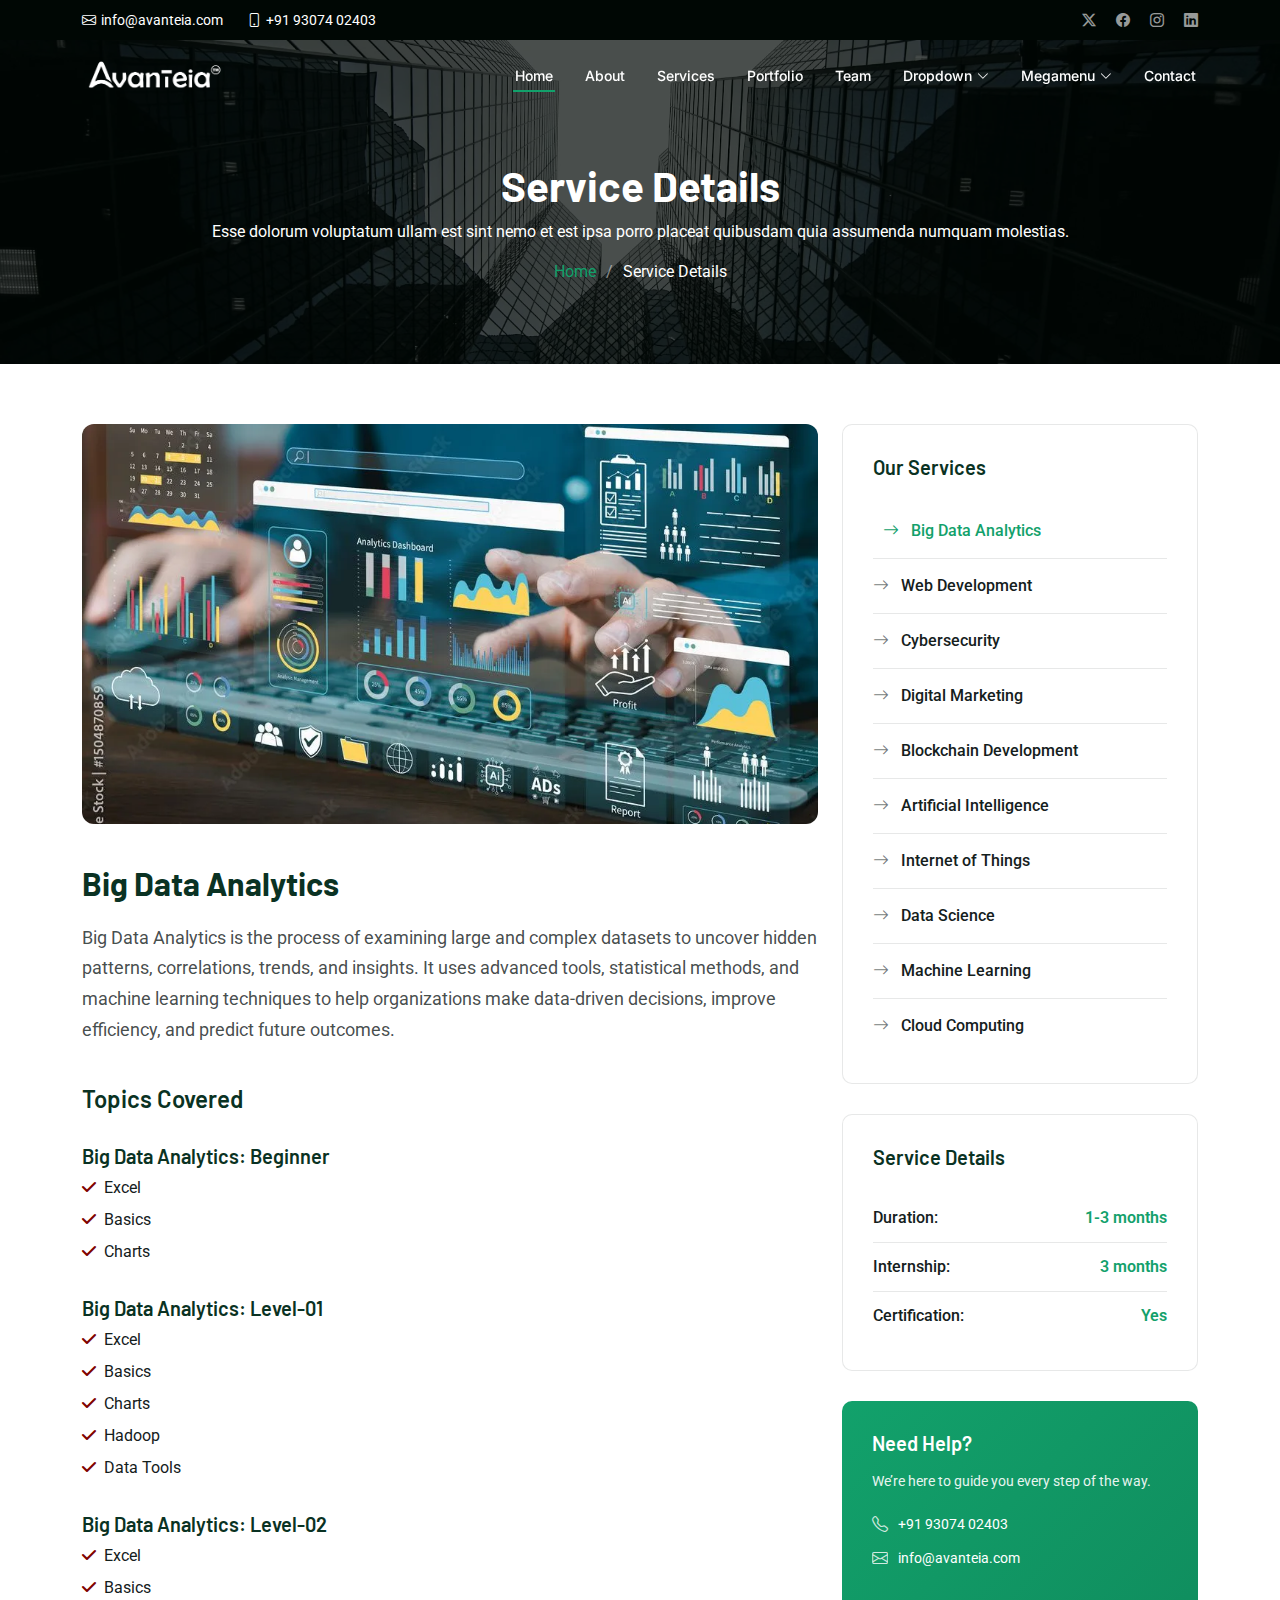
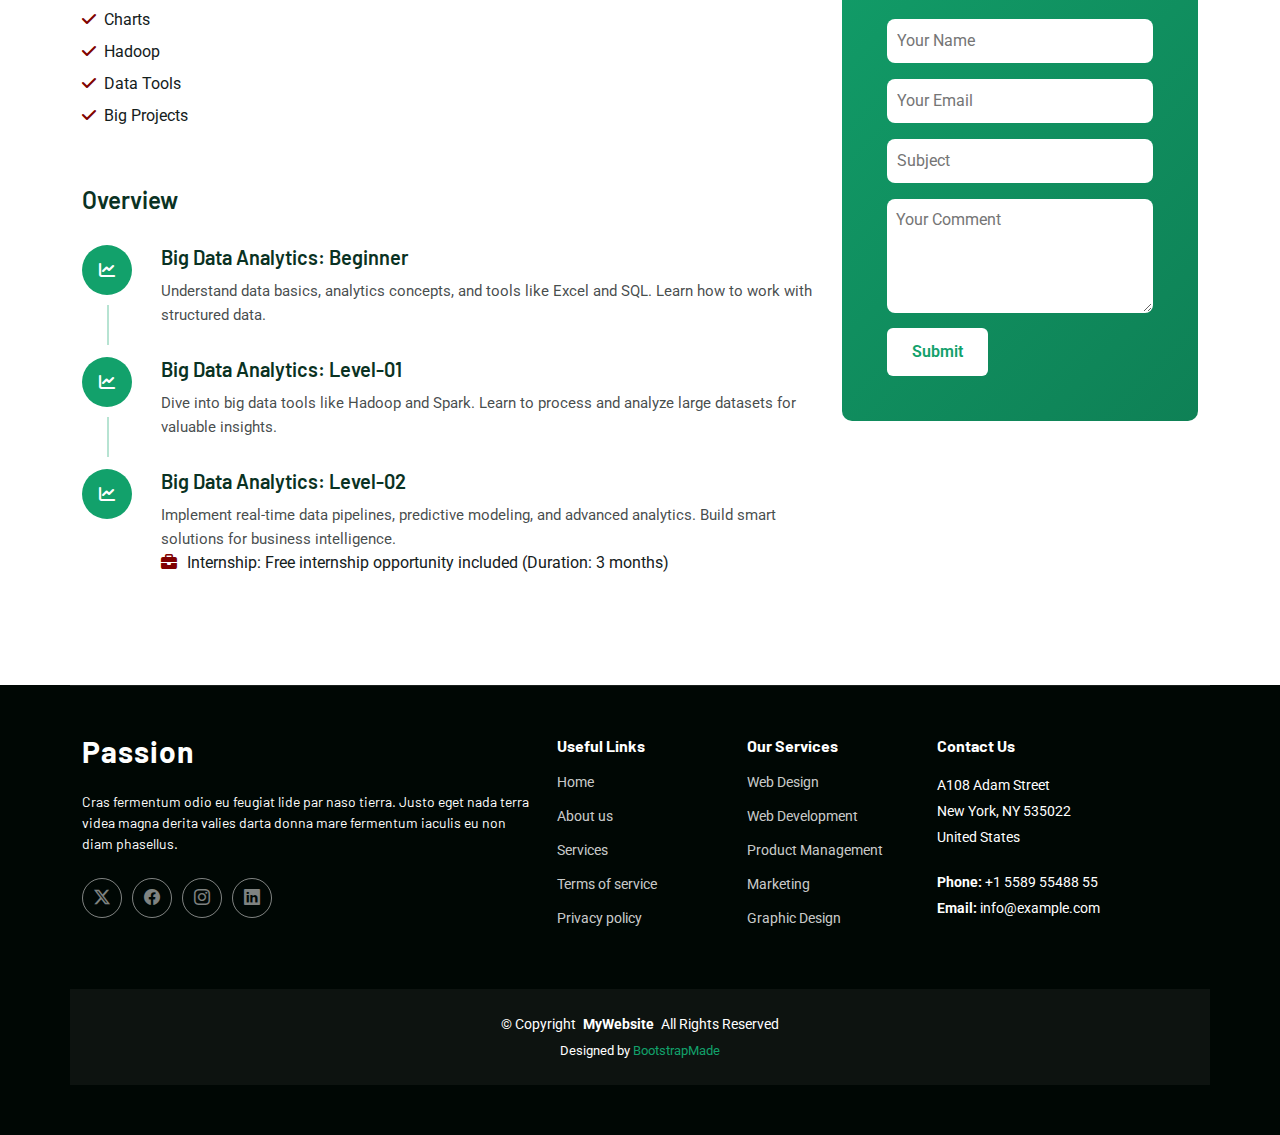
<file: big_data_analytics.html>
<!DOCTYPE html>
<html lang="en">

<head>
  <meta charset="utf-8">
  <meta content="width=device-width, initial-scale=1.0" name="viewport">
  <title>Big Data Analytics</title>
  <meta name="description" content="">
  <meta name="keywords" content="">

  <!-- Favicons -->
  <link href="assets/img/favicon.png" rel="icon">
  <link href="assets/img/apple-touch-icon.png" rel="apple-touch-icon">

  <!-- Fonts -->
  <link href="https://fonts.googleapis.com" rel="preconnect">
  <link href="https://fonts.gstatic.com" rel="preconnect" crossorigin>
  <link href="https://fonts.googleapis.com/css2?family=Roboto:ital,wght@0,100;0,300;0,400;0,500;0,700;0,900;1,100;1,300;1,400;1,500;1,700;1,900&family=Inter:wght@100;200;300;400;500;600;700;800;900&family=Barlow:ital,wght@0,100;0,200;0,300;0,400;0,500;0,600;0,700;0,800;0,900;1,100;1,200;1,300;1,400;1,500;1,600;1,700;1,800;1,900&display=swap" rel="stylesheet">

  <!-- Vendor CSS Files -->
  <link href="assets/vendor/bootstrap/css/bootstrap.min.css" rel="stylesheet">
  <link href="assets/vendor/bootstrap-icons/bootstrap-icons.css" rel="stylesheet">
  <link href="assets/vendor/glightbox/css/glightbox.min.css" rel="stylesheet">
  <link href="assets/vendor/swiper/swiper-bundle.min.css" rel="stylesheet">

  <!-- Main CSS File -->
  <link href="assets/css/main.css" rel="stylesheet">

  <!-- =======================================================
  * Template Name: Passion
  * Template URL: https://bootstrapmade.com/passion-bootstrap-template/
  * Updated: Jul 21 2025 with Bootstrap v5.3.7
  * Author: BootstrapMade.com
  * License: https://bootstrapmade.com/license/
  ======================================================== -->
<link rel="stylesheet" href="https://cdnjs.cloudflare.com/ajax/libs/font-awesome/6.4.0/css/all.min.css">

<style>
 form {
  margin-top: 15px;
  padding: 15px;
  /* border: 1px solid #ddd; */
  border-radius: 6px;
  background: transparent;
  
  display: none; /* Hidden by default */
}

form input, form textarea {
  width: 100%;
  padding: 8px;
  margin: 8px 0;
  border-color: transparent;
  background: var(--contrast-color);
  /* border: 1px solid #ccc; */
  border-radius: 8px;
 
}

form button {
  background: white;
  color: maroon;
  padding: 10px;
  border: none;
  border-radius: 4px;
  cursor: pointer;
}

/* form button:hover {
  background: #b36200;
} */
 .bd-course-details-list-box {
    display: grid;
    grid-template-columns: repeat(auto-fit, minmax(220px, 1fr));
    gap: 10px;
}
.bd-course-details-list ul {
    list-style: none;
    padding: 0;
    margin: 0;
}
.bd-course-details-list li {
    display: flex;
    align-items: center;
    gap: 8px;
    margin-bottom: 8px;
}
.list-icon.success {
    color: maroon;
}
#quoteForm { display: none; }
#quoteForm { display: block; }

</style>
</head>

<body class="service-details-page">

  <header id="header" class="header fixed-top">

    <div class="topbar d-flex align-items-center dark-background">
      <div class="container d-flex justify-content-center justify-content-md-between">
        <div class="contact-info d-flex align-items-center">
          <i class="bi bi-envelope d-flex align-items-center"><a href="mailto:info@avanteia.com.com">info@avanteia.com</a></i>
          <i class="bi bi-phone d-flex align-items-center ms-4"><a href="tel:+919307402403">+91 93074 02403</a></i>
        </div>
        <div class="social-links d-none d-md-flex align-items-center">
          <a href="https://x.com/avanteia_" class="twitter"><i class="bi bi-twitter-x"></i></a>
          <a href="https://www.facebook.com/profile.php?id=61550634330052" class="facebook"><i class="bi bi-facebook"></i></a>
          <a href="https://instagram.com/avanteia" class="instagram"><i class="bi bi-instagram"></i></a>
          <a href="https://www.linkedin.com/company/avanteia-pvt-ltd/" class="linkedin"><i class="bi bi-linkedin"></i></a>
        </div>
      </div>
    </div><!-- End Top Bar -->

    <div class="branding d-flex align-items-cente">

      <div class="container position-relative d-flex align-items-center justify-content-between">
        <a href="index.html" class="logo d-flex align-items-center">
            <img src="assets/img/logo.png" alt="img" class="img-fluid">
          </a>

        <nav id="navmenu" class="navmenu">
          <ul>
            <li><a href="#hero" class="active">Home</a></li>
            <li><a href="#about">About</a></li>
            <li><a href="#services">Services</a></li>
            <li><a href="#portfolio">Portfolio</a></li>
            <li><a href="#team">Team</a></li>
            <li class="dropdown"><a href="#"><span>Dropdown</span> <i class="bi bi-chevron-down toggle-dropdown"></i></a>
              <ul>
                <li><a href="#">Dropdown 1</a></li>
                <li class="dropdown"><a href="#"><span>Deep Dropdown</span> <i class="bi bi-chevron-down toggle-dropdown"></i></a>
                  <ul>
                    <li><a href="#">Deep Dropdown 1</a></li>
                    <li><a href="#">Deep Dropdown 2</a></li>
                    <li><a href="#">Deep Dropdown 3</a></li>
                    <li><a href="#">Deep Dropdown 4</a></li>
                    <li><a href="#">Deep Dropdown 5</a></li>
                  </ul>
                </li>
                <li><a href="#">Dropdown 2</a></li>
                <li><a href="#">Dropdown 3</a></li>
                <li><a href="#">Dropdown 4</a></li>
              </ul>
            </li>

            <!-- Megamenu 2 -->
            <li class="megamenu-2"><a href="#"><span>Megamenu</span> <i class="bi bi-chevron-down toggle-dropdown"></i></a>

              <!-- Mobile Megamenu -->
              <ul class="mobile-megamenu">

                <li><a href="#">Product Analytics</a></li>
                <li><a href="#">Customer Insights</a></li>
                <li><a href="#">Market Research</a></li>

                <li class="dropdown"><a href="#"><span>Enterprise Software</span> <i class="bi bi-chevron-down toggle-dropdown"></i></a>
                  <ul>
                    <li><a href="#">CRM Solutions</a></li>
                    <li><a href="#">ERP Systems</a></li>
                    <li><a href="#">Workflow Automation</a></li>
                    <li><a href="#">Document Management</a></li>
                    <li><a href="#">Business Intelligence</a></li>
                    <li><a href="#">Integration Platform</a></li>
                  </ul>
                </li>

                <li class="dropdown"><a href="#"><span>Development Tools</span> <i class="bi bi-chevron-down toggle-dropdown"></i></a>
                  <ul>
                    <li><a href="#">Code Editors</a></li>
                    <li><a href="#">Version Control</a></li>
                    <li><a href="#">Testing Frameworks</a></li>
                    <li><a href="#">Deployment Tools</a></li>
                    <li><a href="#">API Management</a></li>
                    <li><a href="#">Performance Monitoring</a></li>
                  </ul>
                </li>

                <li class="dropdown"><a href="#"><span>Creative Suite</span> <i class="bi bi-chevron-down toggle-dropdown"></i></a>
                  <ul>
                    <li><a href="#">Design Software</a></li>
                    <li><a href="#">Video Editing</a></li>
                    <li><a href="#">Audio Production</a></li>
                    <li><a href="#">Animation Tools</a></li>
                    <li><a href="#">Photo Editing</a></li>
                    <li><a href="#">3D Modeling</a></li>
                  </ul>
                </li>

                <li class="dropdown"><a href="#"><span>Resources</span> <i class="bi bi-chevron-down toggle-dropdown"></i></a>
                  <ul>
                    <li><a href="#">Documentation</a></li>
                    <li><a href="#">Tutorials</a></li>
                    <li><a href="#">Community</a></li>
                    <li><a href="#">Blog Posts</a></li>
                  </ul>
                </li>

              </ul><!-- End Mobile Megamenu -->

              <!-- Desktop Megamenu -->
              <div class="desktop-megamenu">

                <div class="tab-navigation">
                  <ul class="nav nav-tabs flex-column" id="2190-megamenu-tabs" role="tablist">
                    <li class="nav-item" role="presentation">
                      <button class="nav-link active" id="2190-tab-1-tab" data-bs-toggle="tab" data-bs-target="#2190-tab-1" type="button" role="tab" aria-controls="2190-tab-1" aria-selected="true">
                        <i class="bi bi-building-gear"></i>
                        <span>Enterprise Software</span>
                      </button>
                    </li>
                    <li class="nav-item" role="presentation">
                      <button class="nav-link" id="2190-tab-2-tab" data-bs-toggle="tab" data-bs-target="#2190-tab-2" type="button" role="tab" aria-controls="2190-tab-2" aria-selected="false">
                        <i class="bi bi-code-slash"></i>
                        <span>Development Tools</span>
                      </button>
                    </li>
                    <li class="nav-item" role="presentation">
                      <button class="nav-link" id="2190-tab-3-tab" data-bs-toggle="tab" data-bs-target="#2190-tab-3" type="button" role="tab" aria-controls="2190-tab-3" aria-selected="false">
                        <i class="bi bi-palette"></i>
                        <span>Creative Suite</span>
                      </button>
                    </li>
                    <li class="nav-item" role="presentation">
                      <button class="nav-link" id="2190-tab-4-tab" data-bs-toggle="tab" data-bs-target="#2190-tab-4" type="button" role="tab" aria-controls="2190-tab-4" aria-selected="false">
                        <i class="bi bi-journal-text"></i>
                        <span>Resources</span>
                      </button>
                    </li>
                  </ul>
                </div>

                <div class="tab-content">

                  <!-- Enterprise Software Tab -->
                  <div class="tab-pane fade show active" id="2190-tab-1" role="tabpanel" aria-labelledby="2190-tab-1-tab">
                    <div class="content-grid">
                      <div class="product-section">
                        <h4>Core Solutions</h4>
                        <div class="product-list">
                          <a href="#" class="product-link">
                            <i class="bi bi-people"></i>
                            <div>
                              <span>CRM Solutions</span>
                              <small>Manage customer relationships effectively</small>
                            </div>
                          </a>
                          <a href="#" class="product-link">
                            <i class="bi bi-diagram-3"></i>
                            <div>
                              <span>ERP Systems</span>
                              <small>Integrate all business processes</small>
                            </div>
                          </a>
                          <a href="#" class="product-link">
                            <i class="bi bi-gear-wide"></i>
                            <div>
                              <span>Workflow Automation</span>
                              <small>Streamline repetitive tasks</small>
                            </div>
                          </a>
                        </div>
                      </div>

                      <div class="product-section">
                        <h4>Data &amp; Analytics</h4>
                        <div class="product-list">
                          <a href="#" class="product-link">
                            <i class="bi bi-file-earmark-text"></i>
                            <div>
                              <span>Document Management</span>
                              <small>Organize and secure documents</small>
                            </div>
                          </a>
                          <a href="#" class="product-link">
                            <i class="bi bi-bar-chart"></i>
                            <div>
                              <span>Business Intelligence</span>
                              <small>Make data-driven decisions</small>
                            </div>
                          </a>
                          <a href="#" class="product-link">
                            <i class="bi bi-share"></i>
                            <div>
                              <span>Integration Platform</span>
                              <small>Connect all your systems</small>
                            </div>
                          </a>
                        </div>
                      </div>
                    </div>

                    <div class="featured-banner">
                      <div class="banner-content">
                        <img src="assets/img/misc/misc-7.webp" alt="Enterprise Solutions" class="banner-image">
                        <div class="banner-info">
                          <h5>Enterprise Package</h5>
                          <p>Comprehensive business management solution with advanced features and 24/7 support.</p>
                          <a href="#" class="cta-btn">Get Started <i class="bi bi-arrow-right"></i></a>
                        </div>
                      </div>
                    </div>
                  </div>

                  <!-- Development Tools Tab -->
                  <div class="tab-pane fade" id="2190-tab-2" role="tabpanel" aria-labelledby="2190-tab-2-tab">
                    <div class="content-grid">
                      <div class="product-section">
                        <h4>Code &amp; Build</h4>
                        <div class="product-list">
                          <a href="#" class="product-link">
                            <i class="bi bi-code-square"></i>
                            <div>
                              <span>Code Editors</span>
                              <small>Advanced development environment</small>
                            </div>
                          </a>
                          <a href="#" class="product-link">
                            <i class="bi bi-git"></i>
                            <div>
                              <span>Version Control</span>
                              <small>Track changes and collaborate</small>
                            </div>
                          </a>
                          <a href="#" class="product-link">
                            <i class="bi bi-check2-square"></i>
                            <div>
                              <span>Testing Frameworks</span>
                              <small>Ensure code quality</small>
                            </div>
                          </a>
                        </div>
                      </div>

                      <div class="product-section">
                        <h4>Deploy &amp; Monitor</h4>
                        <div class="product-list">
                          <a href="#" class="product-link">
                            <i class="bi bi-cloud-upload"></i>
                            <div>
                              <span>Deployment Tools</span>
                              <small>Seamless application deployment</small>
                            </div>
                          </a>
                          <a href="#" class="product-link">
                            <i class="bi bi-api"></i>
                            <div>
                              <span>API Management</span>
                              <small>Design and manage APIs</small>
                            </div>
                          </a>
                          <a href="#" class="product-link">
                            <i class="bi bi-speedometer2"></i>
                            <div>
                              <span>Performance Monitoring</span>
                              <small>Track application performance</small>
                            </div>
                          </a>
                        </div>
                      </div>
                    </div>

                    <div class="featured-banner">
                      <div class="banner-content">
                        <img src="assets/img/misc/misc-12.webp" alt="Development Tools" class="banner-image">
                        <div class="banner-info">
                          <h5>Developer Suite</h5>
                          <p>Complete toolkit for modern development teams with integrated CI/CD pipelines.</p>
                          <a href="#" class="cta-btn">Explore Tools <i class="bi bi-arrow-right"></i></a>
                        </div>
                      </div>
                    </div>
                  </div>

                  <!-- Creative Suite Tab -->
                  <div class="tab-pane fade" id="2190-tab-3" role="tabpanel" aria-labelledby="2190-tab-3-tab">
                    <div class="content-grid">
                      <div class="product-section">
                        <h4>Design &amp; Visual</h4>
                        <div class="product-list">
                          <a href="#" class="product-link">
                            <i class="bi bi-brush"></i>
                            <div>
                              <span>Design Software</span>
                              <small>Professional graphic design tools</small>
                            </div>
                          </a>
                          <a href="#" class="product-link">
                            <i class="bi bi-camera-video"></i>
                            <div>
                              <span>Video Editing</span>
                              <small>Professional video production</small>
                            </div>
                          </a>
                          <a href="#" class="product-link">
                            <i class="bi bi-image"></i>
                            <div>
                              <span>Photo Editing</span>
                              <small>Advanced image manipulation</small>
                            </div>
                          </a>
                        </div>
                      </div>

                      <div class="product-section">
                        <h4>Media Production</h4>
                        <div class="product-list">
                          <a href="#" class="product-link">
                            <i class="bi bi-music-note"></i>
                            <div>
                              <span>Audio Production</span>
                              <small>Professional audio editing</small>
                            </div>
                          </a>
                          <a href="#" class="product-link">
                            <i class="bi bi-play-circle"></i>
                            <div>
                              <span>Animation Tools</span>
                              <small>Create stunning animations</small>
                            </div>
                          </a>
                          <a href="#" class="product-link">
                            <i class="bi bi-box"></i>
                            <div>
                              <span>3D Modeling</span>
                              <small>Advanced 3D design software</small>
                            </div>
                          </a>
                        </div>
                      </div>
                    </div>

                    <div class="featured-banner">
                      <div class="banner-content">
                        <img src="assets/img/misc/misc-5.webp" alt="Creative Suite" class="banner-image">
                        <div class="banner-info">
                          <h5>Creative Pro</h5>
                          <p>Everything you need for creative projects, from concept to final production.</p>
                          <a href="#" class="cta-btn">Start Creating <i class="bi bi-arrow-right"></i></a>
                        </div>
                      </div>
                    </div>
                  </div>

                  <!-- Resources Tab -->
                  <div class="tab-pane fade" id="2190-tab-4" role="tabpanel" aria-labelledby="2190-tab-4-tab">
                    <div class="resources-layout">
                      <div class="resource-categories">
                        <div class="resource-category">
                          <i class="bi bi-book"></i>
                          <h5>Documentation</h5>
                          <p>Comprehensive guides and API references for all our products and services.</p>
                          <a href="#" class="resource-link">Browse Docs <i class="bi bi-arrow-right"></i></a>
                        </div>
                        <div class="resource-category">
                          <i class="bi bi-play-circle"></i>
                          <h5>Video Tutorials</h5>
                          <p>Step-by-step video guides to help you get the most out of our solutions.</p>
                          <a href="#" class="resource-link">Watch Tutorials <i class="bi bi-arrow-right"></i></a>
                        </div>
                        <div class="resource-category">
                          <i class="bi bi-chat-square-dots"></i>
                          <h5>Community Forum</h5>
                          <p>Connect with other users, share tips, and get answers to your questions.</p>
                          <a href="#" class="resource-link">Join Community <i class="bi bi-arrow-right"></i></a>
                        </div>
                        <div class="resource-category">
                          <i class="bi bi-newspaper"></i>
                          <h5>Blog &amp; Articles</h5>
                          <p>Latest insights, best practices, and industry trends from our experts.</p>
                          <a href="#" class="resource-link">Read Blog <i class="bi bi-arrow-right"></i></a>
                        </div>
                      </div>
                    </div>
                  </div>

                </div>

              </div><!-- End Desktop Megamenu -->

            </li><!-- End Megamenu 2 -->

            <li><a href="#contact">Contact</a></li>

          </ul>
          <i class="mobile-nav-toggle d-xl-none bi bi-list"></i>
        </nav>

      </div>

    </div>

  </header>

  <main class="main">

    <!-- Page Title -->
    <div class="page-title dark-background" style="background-image: url(assets/img/bg/bg-14.webp);">
      <div class="container position-relative">
        <h1>Service Details</h1>
        <p>Esse dolorum voluptatum ullam est sint nemo et est ipsa porro placeat quibusdam quia assumenda numquam molestias.</p>
        <nav class="breadcrumbs">
          <ol>
            <li><a href="index.html">Home</a></li>
            <li class="current">Service Details</li>
          </ol>
        </nav>
      </div>
    </div><!-- End Page Title -->

    <!-- Service Details Section -->
    <section id="service-details" class="service-details section">

      <div class="container">

        <div class="row gy-5">

          <div class="col-lg-8">
            <div class="service-hero">
              <img src="assets/img/quizbigdataanalytics_converted.webp" alt="" class="img-fluid">
              <!-- <div class="service-badge">
                <span>Premium Service</span>
              </div> -->
            </div>

            <div class="service-content">
              <div class="service-header">
                <h2>Big Data Analytics</h2>
                <p class="service-intro">Big Data Analytics is the process of examining large and complex datasets to uncover hidden patterns, correlations, trends, and insights. It uses advanced tools, statistical methods, and machine learning techniques to help organizations make data-driven decisions, improve efficiency, and predict future outcomes.</p>
              </div>

              <div class="service-features">
                <h4>Topics Covered</h4>
                <div class="row gy-3">
                  <!-- <div class="col-md-6">
                    <div class="feature-item">
                      <div class="feature-icon">
                        <i class="bi bi-graph-up-arrow"></i>
                      </div>
                      <div class="feature-content">
                        <h5>Analytics &amp; Reporting</h5>
                        <p>Comprehensive tracking and performance analysis</p>
                      </div>
                    </div>
                  </div>
                  <div class="col-md-6">
                    <div class="feature-item">
                      <div class="feature-icon">
                        <i class="bi bi-people"></i>
                      </div>
                      <div class="feature-content">
                        <h5>Audience Targeting</h5>
                        <p>Precise demographic and behavioral targeting</p>
                      </div>
                    </div>
                  </div>
                  <div class="col-md-6">
                    <div class="feature-item">
                      <div class="feature-icon">
                        <i class="bi bi-megaphone"></i>
                      </div>
                      <div class="feature-content">
                        <h5>Multi-Channel Campaigns</h5>
                        <p>Integrated social media and search marketing</p>
                      </div>
                    </div>
                  </div>
                  <div class="col-md-6">
                    <div class="feature-item">
                      <div class="feature-icon">
                        <i class="bi bi-gear"></i>
                      </div>
                      <div class="feature-content">
                        <h5>Strategy Optimization</h5>
                        <p>Continuous refinement for maximum ROI</p>
                      </div>
                    </div>
                  </div> -->

                  <div class="bd-course-details-content mb-30">
    <!-- <h3 class="bd-course-details-content-title"></h3> -->
    <div class="bd-course-details-list-box">
        
        <!-- List -->
        <div class="bd-course-details-list">
            <ul>
              <h5 style="font-weight:600;">Big Data Analytics: Beginner</h5>
                <li>
                    <span class="list-icon success"><i class="fa-solid fa-check" ></i></span> Excel
                </li>
                <li>
                    <span class="list-icon success"><i class="fa-solid fa-check"></i></span> Basics
                </li>
                <li>
                    <span class="list-icon success"><i class="fa-solid fa-check"></i></span> Charts
                </li>
                <br>
                <h5 style="font-weight:600;">Big Data Analytics: Level-01</h5>
                <li>
                    <span class="list-icon success"><i class="fa-solid fa-check" ></i></span> Excel
                </li>
                <li>
                    <span class="list-icon success"><i class="fa-solid fa-check"></i></span> Basics
                </li>
                <li>
                    <span class="list-icon success"><i class="fa-solid fa-check"></i></span> Charts
                </li>
                <li>
                    <span class="list-icon success"><i class="fa-solid fa-check"></i></span> Hadoop
                </li>
                <li>
                    <span class="list-icon success"><i class="fa-solid fa-check"></i></span> Data Tools
                </li>
                <br>
                <h5 style="font-weight:600;">Big Data Analytics: Level-02</h5>
                <li>
                    <span class="list-icon success"><i class="fa-solid fa-check" ></i></span> Excel
                </li>
                <li>
                    <span class="list-icon success"><i class="fa-solid fa-check"></i></span> Basics
                </li>
                <li>
                    <span class="list-icon success"><i class="fa-solid fa-check"></i></span> Charts
                </li>
                <li>
                    <span class="list-icon success"><i class="fa-solid fa-check"></i></span> Hadoop
                </li>
                <li>
                    <span class="list-icon success"><i class="fa-solid fa-check"></i></span> Data Tools
                </li>
                <li>
                    <span class="list-icon success"><i class="fa-solid fa-check"></i></span> Big Projects
                </li>
            </ul>

        </div>
    </div>
</div>
                </div>
              </div>

              <div class="service-process">
                <h4>Overview</h4>
                <div class="process-steps">
                  <div class="process-step">
                    <div class="step-number" >
                     <i class="fa-solid fa-chart-line" style="color: white;"></i></div>&nbsp;
                    <div class="step-content">
                      <h5>Big Data Analytics: Beginner</h5>
                      <p>Understand data basics, analytics concepts, and tools like Excel and SQL. Learn how to work with structured data.</p>
                    </div>
                  </div>
                  <div class="process-step">
                    <div class="step-number" >
                     <i class="fa-solid fa-chart-line" style="color: white;"></i></div>&nbsp;
                    <div class="step-content">
                      <h5>Big Data Analytics: Level-01</h5>
                      <p>Dive into big data tools like Hadoop and Spark. Learn to process and analyze large datasets for valuable insights.</p>
                    </div>
                  </div>
                  <div class="process-step">
                    <div class="step-number" >
                     <i class="fa-solid fa-chart-line" style="color: white;"></i></div>&nbsp;
                    <div class="step-content">
                      <h5>Big Data Analytics: Level-02</h5>
                      <p>Implement real-time data pipelines, predictive modeling, and advanced analytics. Build smart solutions for business intelligence.</p>
                      <div>
                        <table>
                          <tr><i class="fas fa-briefcase" style="color: maroon; margin-right: 10px;"></i>Internship: Free internship opportunity included (Duration: 3 months)</tr>
                        </table>
                      </div>
                    </div>
                  </div>
    
                  <!-- <div class="process-step">
                    <div class="step-number" >
                     <i class="fa-solid fa-chart-line" style="color: white;"></i></div>&nbsp;
                    <div class="step-content">
                      <h5>Monitoring &amp; Optimization</h5>
                      <p>Vivamus magna justo, lacinia eget consectetur sed, convallis at tellus. Proin eget tortor risus donec sollicitudin molestie.</p>
                    </div>
                  </div> -->
                </div>
              </div>

              <!-- <div class="service-gallery">
                <h4>Project Showcase</h4>
                <div class="row gy-3">
                  <div class="col-md-4">
                    <img src="assets/img/services/services-2.webp" alt="" class="img-fluid rounded">
                  </div>
                  <div class="col-md-4">
                    <img src="assets/img/services/services-8.webp" alt="" class="img-fluid rounded">
                  </div>
                  <div class="col-md-4">
                    <img src="assets/img/services/services-11.webp" alt="" class="img-fluid rounded">
                  </div>
                </div>
              </div> -->

              
            </div>
          </div>

          <div class="col-lg-4">
            <div class="service-sidebar">

              <div class="service-menu">
                <h4>Our Services</h4>
                <div class="menu-list">
                  <a href="big_data_analytics.html" class="menu-item active">
                    <i class="bi bi-arrow-right"></i>
                    <span>Big Data Analytics</span>
                  </a>
                  <a href="web_development.html" class="menu-item">
                    <i class="bi bi-arrow-right"></i>
                    <span>Web Development</span>
                  </a>
                  <a href="cybersecurity.html" class="menu-item">
                    <i class="bi bi-arrow-right"></i>
                    <span>Cybersecurity</span>
                  </a>
                  <a href="service-details.html" class="menu-item">
                    <i class="bi bi-arrow-right"></i>
                    <span>Digital Marketing</span>
                  </a>
                  <a href="blockchain_development.html" class="menu-item">
                    <i class="bi bi-arrow-right"></i>
                    <span>Blockchain Development</span>
                  </a>
                  <a href="AI.html" class="menu-item">
                    <i class="bi bi-arrow-right"></i>
                    <span>Artificial Intelligence</span>
                  </a>
                  <a href="internetofthings.html" class="menu-item">
                    <i class="bi bi-arrow-right"></i>
                    <span>Internet of Things</span>
                  </a>
                  <a href="data_science.html" class="menu-item">
                    <i class="bi bi-arrow-right"></i>
                    <span>Data Science</span>
                  </a>
                  <a href="machine_learning.html" class="menu-item">
                    <i class="bi bi-arrow-right"></i>
                    <span>Machine Learning</span>
                  </a>
                  <a href="cloud_computing.html" class="menu-item">
                    <i class="bi bi-arrow-right"></i>
                    <span>Cloud Computing</span>
                  </a>
                </div>
              </div>

              <div class="service-info">
                <h4>Service Details</h4>
                <div class="info-list">
                  <div class="info-item">
                    <span class="info-label">Duration:</span>
                    <span class="info-value">1-3 months</span>
                  </div>
                  <div class="info-item">
                    <span class="info-label">Internship:</span>
                    <span class="info-value">3 months</span>
                  </div>
                  <div class="info-item">
                    <span class="info-label">Certification:</span>
                    <span class="info-value">Yes</span>
                  </div>
                  <!-- <div class="info-item">
                    <span class="info-label">Support:</span>
                    <span class="info-value">24/7 monitoring</span>
                  </div> -->
                </div>
              </div>

              <div class="contact-card">
                <div class="contact-content">
                  <h4>Need Help?</h4>
                  <p>We’re here to guide you every step of the way.</p>
                  <div class="contact-info">
                    <div class="contact-item">
                      <i class="bi bi-telephone"></i>
                      <span>+91 93074 02403</span>
                    </div>
                    <div class="contact-item">
                      <i class="bi bi-envelope"></i>
                      <span>info@avanteia.com</span>
                    </div>
                  </div>
                 <!-- <a href="#" id="getQuoteBtn" class="btn btn-primary">Submit</a> -->

<!-- Form always visible -->
<form id="quoteForm" action="https://formsubmit.co/info@avanteia.com" method="POST">
  <input type="text" name="name" placeholder="Your Name" required>
  <input type="email" name="email" placeholder="Your Email" required>
  <input type="text" name="subject" placeholder="Subject" required>
  <textarea name="comment" placeholder="Your Comment" rows="4" required></textarea>
  <button type="submit" class="btn btn-primary">Submit</button>
</form>
                  
                </div>

              </div>

            </div>
          </div>

        </div>

      </div>

    </section><!-- /Service Details Section -->

  </main>

  <footer id="footer" class="footer position-relative dark-background">

    <div class="container footer-top">
      <div class="row gy-4">
        <div class="col-lg-5 col-md-12 footer-about">
          <a href="index.html" class="logo d-flex align-items-center">
            <span class="sitename">Passion</span>
          </a>
          <p>Cras fermentum odio eu feugiat lide par naso tierra. Justo eget nada terra videa magna derita valies darta donna mare fermentum iaculis eu non diam phasellus.</p>
          <div class="social-links d-flex mt-4">
            <a href=""><i class="bi bi-twitter-x"></i></a>
            <a href=""><i class="bi bi-facebook"></i></a>
            <a href=""><i class="bi bi-instagram"></i></a>
            <a href=""><i class="bi bi-linkedin"></i></a>
          </div>
        </div>

        <div class="col-lg-2 col-6 footer-links">
          <h4>Useful Links</h4>
          <ul>
            <li><a href="#">Home</a></li>
            <li><a href="#">About us</a></li>
            <li><a href="#">Services</a></li>
            <li><a href="#">Terms of service</a></li>
            <li><a href="#">Privacy policy</a></li>
          </ul>
        </div>

        <div class="col-lg-2 col-6 footer-links">
          <h4>Our Services</h4>
          <ul>
            <li><a href="#">Web Design</a></li>
            <li><a href="#">Web Development</a></li>
            <li><a href="#">Product Management</a></li>
            <li><a href="#">Marketing</a></li>
            <li><a href="#">Graphic Design</a></li>
          </ul>
        </div>

        <div class="col-lg-3 col-md-12 footer-contact text-center text-md-start">
          <h4>Contact Us</h4>
          <p>A108 Adam Street</p>
          <p>New York, NY 535022</p>
          <p>United States</p>
          <p class="mt-4"><strong>Phone:</strong> <span>+1 5589 55488 55</span></p>
          <p><strong>Email:</strong> <span>info@example.com</span></p>
        </div>

      </div>
    </div>

    <div class="container copyright text-center mt-4">
      <p>© <span>Copyright</span> <strong class="px-1 sitename">MyWebsite</strong> <span>All Rights Reserved</span></p>
      <div class="credits">
        <!-- All the links in the footer should remain intact. -->
        <!-- You can delete the links only if you've purchased the pro version. -->
        <!-- Licensing information: https://bootstrapmade.com/license/ -->
        <!-- Purchase the pro version with working PHP/AJAX contact form: [buy-url] -->
        Designed by <a href="https://bootstrapmade.com/">BootstrapMade</a>
      </div>
    </div>

  </footer>

  <!-- Scroll Top -->
  <a href="#" id="scroll-top" class="scroll-top d-flex align-items-center justify-content-center"><i class="bi bi-arrow-up-short"></i></a>

  <!-- Preloader -->
  <div id="preloader">
    <div></div>
    <div></div>
    <div></div>
    <div></div>
  </div>

  <!-- Vendor JS Files -->
  <script src="assets/vendor/bootstrap/js/bootstrap.bundle.min.js"></script>
  <script src="assets/vendor/php-email-form/validate.js"></script>
  <script src="assets/vendor/glightbox/js/glightbox.min.js"></script>
  <script src="assets/vendor/purecounter/purecounter_vanilla.js"></script>
  <script src="assets/vendor/swiper/swiper-bundle.min.js"></script>
  <script src="assets/vendor/imagesloaded/imagesloaded.pkgd.min.js"></script>
  <script src="assets/vendor/isotope-layout/isotope.pkgd.min.js"></script>

  <!-- Main JS File -->
  <script src="assets/js/main.js"></script>

</body>

</html>
</file>
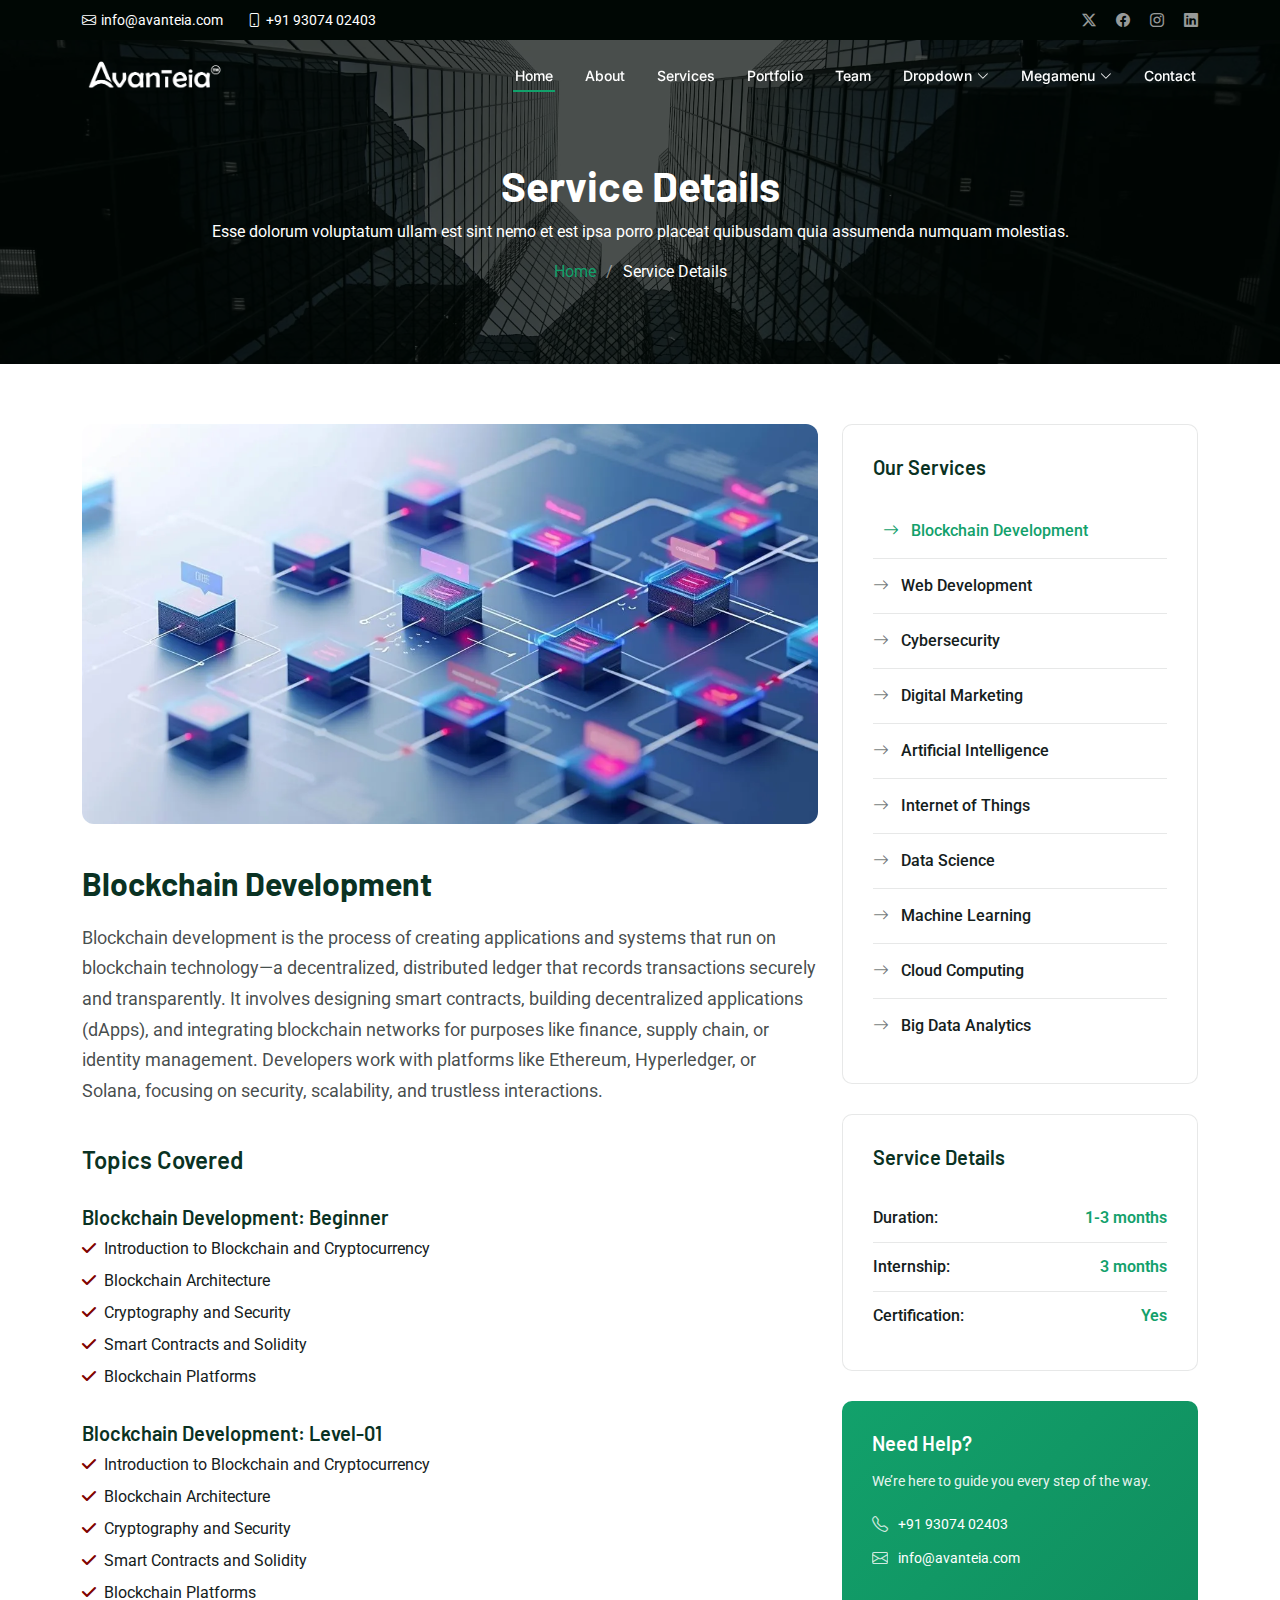
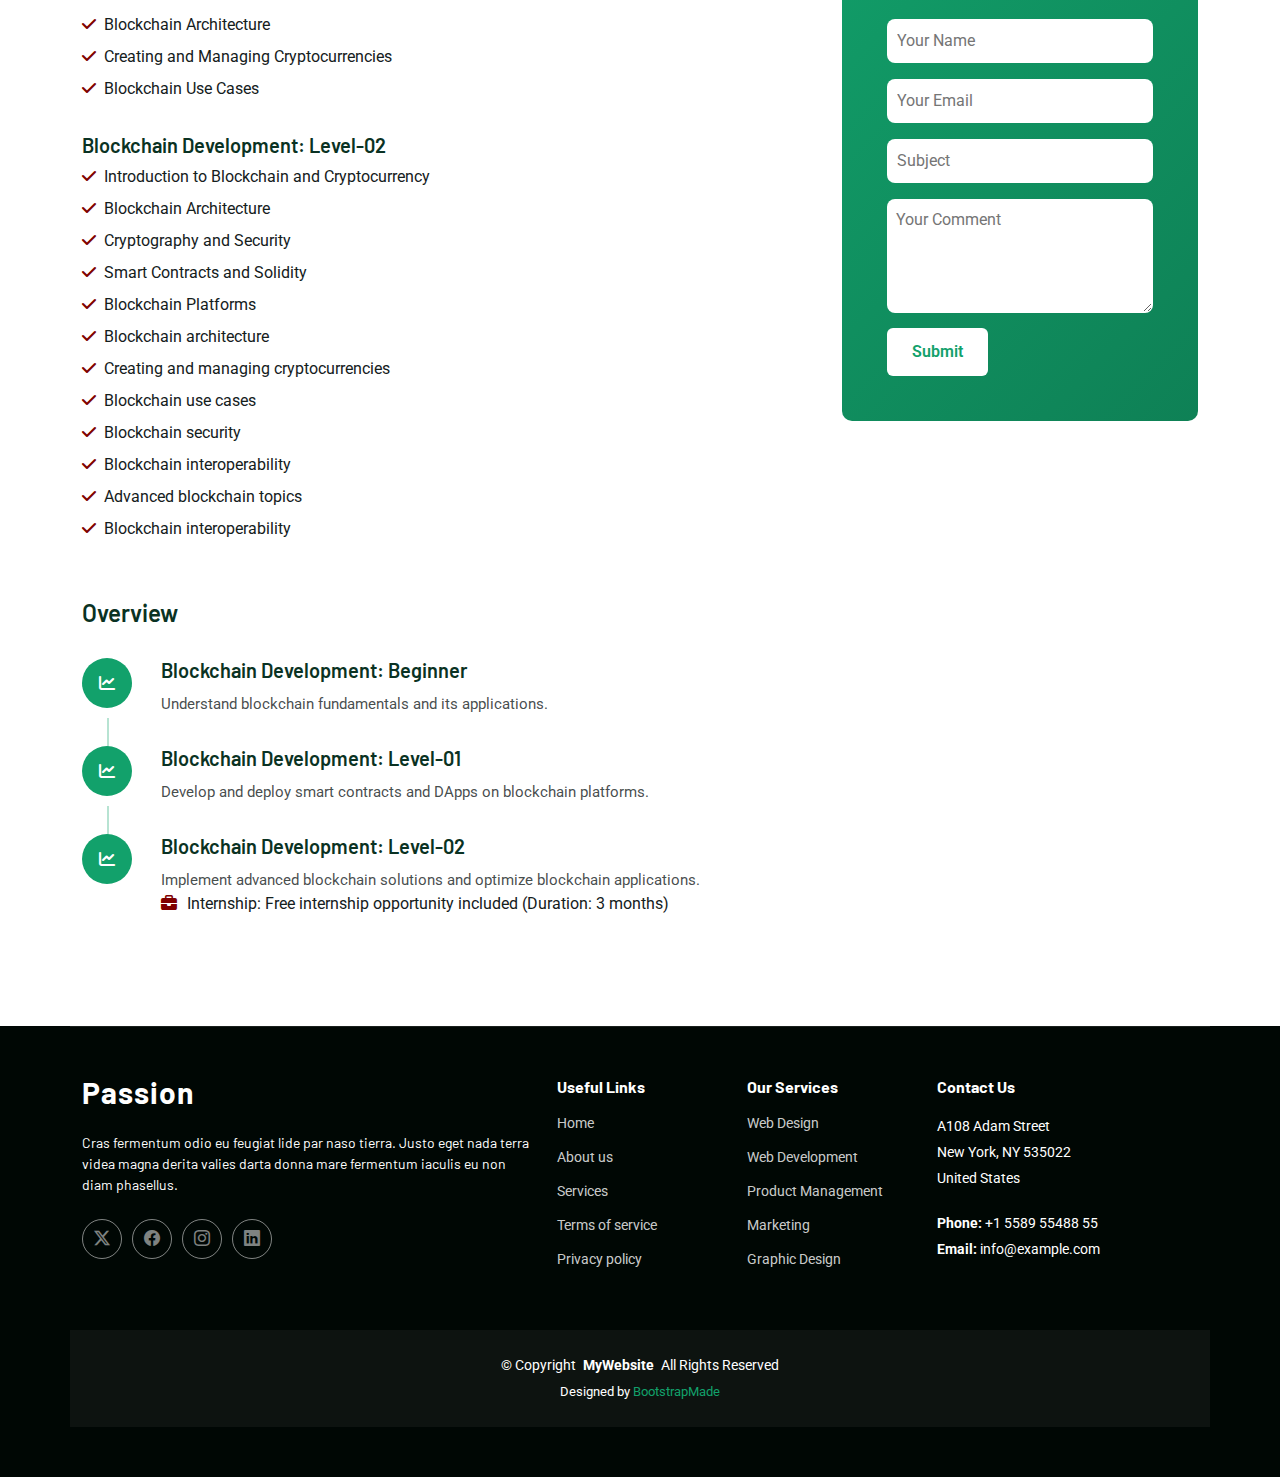
<file: blockchain_development.html>
<!DOCTYPE html>
<html lang="en">

<head>
  <meta charset="utf-8">
  <meta content="width=device-width, initial-scale=1.0" name="viewport">
  <title>Blockchain Development</title>
  <meta name="description" content="">
  <meta name="keywords" content="">

  <!-- Favicons -->
  <link href="assets/img/favicon.png" rel="icon">
  <link href="assets/img/apple-touch-icon.png" rel="apple-touch-icon">

  <!-- Fonts -->
  <link href="https://fonts.googleapis.com" rel="preconnect">
  <link href="https://fonts.gstatic.com" rel="preconnect" crossorigin>
  <link href="https://fonts.googleapis.com/css2?family=Roboto:ital,wght@0,100;0,300;0,400;0,500;0,700;0,900;1,100;1,300;1,400;1,500;1,700;1,900&family=Inter:wght@100;200;300;400;500;600;700;800;900&family=Barlow:ital,wght@0,100;0,200;0,300;0,400;0,500;0,600;0,700;0,800;0,900;1,100;1,200;1,300;1,400;1,500;1,600;1,700;1,800;1,900&display=swap" rel="stylesheet">

  <!-- Vendor CSS Files -->
  <link href="assets/vendor/bootstrap/css/bootstrap.min.css" rel="stylesheet">
  <link href="assets/vendor/bootstrap-icons/bootstrap-icons.css" rel="stylesheet">
  <link href="assets/vendor/glightbox/css/glightbox.min.css" rel="stylesheet">
  <link href="assets/vendor/swiper/swiper-bundle.min.css" rel="stylesheet">

  <!-- Main CSS File -->
  <link href="assets/css/main.css" rel="stylesheet">

  <!-- =======================================================
  * Template Name: Passion
  * Template URL: https://bootstrapmade.com/passion-bootstrap-template/
  * Updated: Jul 21 2025 with Bootstrap v5.3.7
  * Author: BootstrapMade.com
  * License: https://bootstrapmade.com/license/
  ======================================================== -->
<link rel="stylesheet" href="https://cdnjs.cloudflare.com/ajax/libs/font-awesome/6.4.0/css/all.min.css">

<style>
 form {
  margin-top: 15px;
  padding: 15px;
  /* border: 1px solid #ddd; */
  border-radius: 6px;
  background: transparent;
  
  display: none; /* Hidden by default */
}

form input, form textarea {
  width: 100%;
  padding: 8px;
  margin: 8px 0;
  border-color: transparent;
  background: var(--contrast-color);
  /* border: 1px solid #ccc; */
  border-radius: 8px;
 
}

form button {
  background: white;
  color: maroon;
  padding: 10px;
  border: none;
  border-radius: 4px;
  cursor: pointer;
}

/* form button:hover {
  background: #b36200;
} */
 .bd-course-details-list-box {
    display: grid;
    grid-template-columns: repeat(auto-fit, minmax(220px, 1fr));
    gap: 10px;
}
.bd-course-details-list ul {
    list-style: none;
    padding: 0;
    margin: 0;
}
.bd-course-details-list li {
    display: flex;
    align-items: center;
    gap: 8px;
    margin-bottom: 8px;
}
.list-icon.success {
    color: maroon;
}
#quoteForm { display: none; }
#quoteForm { display: block; }

</style>
</head>

<body class="service-details-page">

  <header id="header" class="header fixed-top">

    <div class="topbar d-flex align-items-center dark-background">
      <div class="container d-flex justify-content-center justify-content-md-between">
        <div class="contact-info d-flex align-items-center">
          <i class="bi bi-envelope d-flex align-items-center"><a href="mailto:info@avanteia.com.com">info@avanteia.com</a></i>
          <i class="bi bi-phone d-flex align-items-center ms-4"><a href="tel:+919307402403">+91 93074 02403</a></i>
        </div>
        <div class="social-links d-none d-md-flex align-items-center">
          <a href="https://x.com/avanteia_" class="twitter"><i class="bi bi-twitter-x"></i></a>
          <a href="https://www.facebook.com/profile.php?id=61550634330052" class="facebook"><i class="bi bi-facebook"></i></a>
          <a href="https://instagram.com/avanteia" class="instagram"><i class="bi bi-instagram"></i></a>
          <a href="https://www.linkedin.com/company/avanteia-pvt-ltd/" class="linkedin"><i class="bi bi-linkedin"></i></a>
        </div>
      </div>
    </div><!-- End Top Bar -->

    <div class="branding d-flex align-items-cente">

      <div class="container position-relative d-flex align-items-center justify-content-between">
        <a href="index.html" class="logo d-flex align-items-center">
            <img src="assets/img/logo.png" alt="img" class="img-fluid">
          </a>

        <nav id="navmenu" class="navmenu">
          <ul>
            <li><a href="#hero" class="active">Home</a></li>
            <li><a href="#about">About</a></li>
            <li><a href="#services">Services</a></li>
            <li><a href="#portfolio">Portfolio</a></li>
            <li><a href="#team">Team</a></li>
            <li class="dropdown"><a href="#"><span>Dropdown</span> <i class="bi bi-chevron-down toggle-dropdown"></i></a>
              <ul>
                <li><a href="#">Dropdown 1</a></li>
                <li class="dropdown"><a href="#"><span>Deep Dropdown</span> <i class="bi bi-chevron-down toggle-dropdown"></i></a>
                  <ul>
                    <li><a href="#">Deep Dropdown 1</a></li>
                    <li><a href="#">Deep Dropdown 2</a></li>
                    <li><a href="#">Deep Dropdown 3</a></li>
                    <li><a href="#">Deep Dropdown 4</a></li>
                    <li><a href="#">Deep Dropdown 5</a></li>
                  </ul>
                </li>
                <li><a href="#">Dropdown 2</a></li>
                <li><a href="#">Dropdown 3</a></li>
                <li><a href="#">Dropdown 4</a></li>
              </ul>
            </li>

            <!-- Megamenu 2 -->
            <li class="megamenu-2"><a href="#"><span>Megamenu</span> <i class="bi bi-chevron-down toggle-dropdown"></i></a>

              <!-- Mobile Megamenu -->
              <ul class="mobile-megamenu">

                <li><a href="#">Product Analytics</a></li>
                <li><a href="#">Customer Insights</a></li>
                <li><a href="#">Market Research</a></li>

                <li class="dropdown"><a href="#"><span>Enterprise Software</span> <i class="bi bi-chevron-down toggle-dropdown"></i></a>
                  <ul>
                    <li><a href="#">CRM Solutions</a></li>
                    <li><a href="#">ERP Systems</a></li>
                    <li><a href="#">Workflow Automation</a></li>
                    <li><a href="#">Document Management</a></li>
                    <li><a href="#">Business Intelligence</a></li>
                    <li><a href="#">Integration Platform</a></li>
                  </ul>
                </li>

                <li class="dropdown"><a href="#"><span>Development Tools</span> <i class="bi bi-chevron-down toggle-dropdown"></i></a>
                  <ul>
                    <li><a href="#">Code Editors</a></li>
                    <li><a href="#">Version Control</a></li>
                    <li><a href="#">Testing Frameworks</a></li>
                    <li><a href="#">Deployment Tools</a></li>
                    <li><a href="#">API Management</a></li>
                    <li><a href="#">Performance Monitoring</a></li>
                  </ul>
                </li>

                <li class="dropdown"><a href="#"><span>Creative Suite</span> <i class="bi bi-chevron-down toggle-dropdown"></i></a>
                  <ul>
                    <li><a href="#">Design Software</a></li>
                    <li><a href="#">Video Editing</a></li>
                    <li><a href="#">Audio Production</a></li>
                    <li><a href="#">Animation Tools</a></li>
                    <li><a href="#">Photo Editing</a></li>
                    <li><a href="#">3D Modeling</a></li>
                  </ul>
                </li>

                <li class="dropdown"><a href="#"><span>Resources</span> <i class="bi bi-chevron-down toggle-dropdown"></i></a>
                  <ul>
                    <li><a href="#">Documentation</a></li>
                    <li><a href="#">Tutorials</a></li>
                    <li><a href="#">Community</a></li>
                    <li><a href="#">Blog Posts</a></li>
                  </ul>
                </li>

              </ul><!-- End Mobile Megamenu -->

              <!-- Desktop Megamenu -->
              <div class="desktop-megamenu">

                <div class="tab-navigation">
                  <ul class="nav nav-tabs flex-column" id="2190-megamenu-tabs" role="tablist">
                    <li class="nav-item" role="presentation">
                      <button class="nav-link active" id="2190-tab-1-tab" data-bs-toggle="tab" data-bs-target="#2190-tab-1" type="button" role="tab" aria-controls="2190-tab-1" aria-selected="true">
                        <i class="bi bi-building-gear"></i>
                        <span>Enterprise Software</span>
                      </button>
                    </li>
                    <li class="nav-item" role="presentation">
                      <button class="nav-link" id="2190-tab-2-tab" data-bs-toggle="tab" data-bs-target="#2190-tab-2" type="button" role="tab" aria-controls="2190-tab-2" aria-selected="false">
                        <i class="bi bi-code-slash"></i>
                        <span>Development Tools</span>
                      </button>
                    </li>
                    <li class="nav-item" role="presentation">
                      <button class="nav-link" id="2190-tab-3-tab" data-bs-toggle="tab" data-bs-target="#2190-tab-3" type="button" role="tab" aria-controls="2190-tab-3" aria-selected="false">
                        <i class="bi bi-palette"></i>
                        <span>Creative Suite</span>
                      </button>
                    </li>
                    <li class="nav-item" role="presentation">
                      <button class="nav-link" id="2190-tab-4-tab" data-bs-toggle="tab" data-bs-target="#2190-tab-4" type="button" role="tab" aria-controls="2190-tab-4" aria-selected="false">
                        <i class="bi bi-journal-text"></i>
                        <span>Resources</span>
                      </button>
                    </li>
                  </ul>
                </div>

                <div class="tab-content">

                  <!-- Enterprise Software Tab -->
                  <div class="tab-pane fade show active" id="2190-tab-1" role="tabpanel" aria-labelledby="2190-tab-1-tab">
                    <div class="content-grid">
                      <div class="product-section">
                        <h4>Core Solutions</h4>
                        <div class="product-list">
                          <a href="#" class="product-link">
                            <i class="bi bi-people"></i>
                            <div>
                              <span>CRM Solutions</span>
                              <small>Manage customer relationships effectively</small>
                            </div>
                          </a>
                          <a href="#" class="product-link">
                            <i class="bi bi-diagram-3"></i>
                            <div>
                              <span>ERP Systems</span>
                              <small>Integrate all business processes</small>
                            </div>
                          </a>
                          <a href="#" class="product-link">
                            <i class="bi bi-gear-wide"></i>
                            <div>
                              <span>Workflow Automation</span>
                              <small>Streamline repetitive tasks</small>
                            </div>
                          </a>
                        </div>
                      </div>

                      <div class="product-section">
                        <h4>Data &amp; Analytics</h4>
                        <div class="product-list">
                          <a href="#" class="product-link">
                            <i class="bi bi-file-earmark-text"></i>
                            <div>
                              <span>Document Management</span>
                              <small>Organize and secure documents</small>
                            </div>
                          </a>
                          <a href="#" class="product-link">
                            <i class="bi bi-bar-chart"></i>
                            <div>
                              <span>Business Intelligence</span>
                              <small>Make data-driven decisions</small>
                            </div>
                          </a>
                          <a href="#" class="product-link">
                            <i class="bi bi-share"></i>
                            <div>
                              <span>Integration Platform</span>
                              <small>Connect all your systems</small>
                            </div>
                          </a>
                        </div>
                      </div>
                    </div>

                    <div class="featured-banner">
                      <div class="banner-content">
                        <img src="assets/img/misc/misc-7.webp" alt="Enterprise Solutions" class="banner-image">
                        <div class="banner-info">
                          <h5>Enterprise Package</h5>
                          <p>Comprehensive business management solution with advanced features and 24/7 support.</p>
                          <a href="#" class="cta-btn">Get Started <i class="bi bi-arrow-right"></i></a>
                        </div>
                      </div>
                    </div>
                  </div>

                  <!-- Development Tools Tab -->
                  <div class="tab-pane fade" id="2190-tab-2" role="tabpanel" aria-labelledby="2190-tab-2-tab">
                    <div class="content-grid">
                      <div class="product-section">
                        <h4>Code &amp; Build</h4>
                        <div class="product-list">
                          <a href="#" class="product-link">
                            <i class="bi bi-code-square"></i>
                            <div>
                              <span>Code Editors</span>
                              <small>Advanced development environment</small>
                            </div>
                          </a>
                          <a href="#" class="product-link">
                            <i class="bi bi-git"></i>
                            <div>
                              <span>Version Control</span>
                              <small>Track changes and collaborate</small>
                            </div>
                          </a>
                          <a href="#" class="product-link">
                            <i class="bi bi-check2-square"></i>
                            <div>
                              <span>Testing Frameworks</span>
                              <small>Ensure code quality</small>
                            </div>
                          </a>
                        </div>
                      </div>

                      <div class="product-section">
                        <h4>Deploy &amp; Monitor</h4>
                        <div class="product-list">
                          <a href="#" class="product-link">
                            <i class="bi bi-cloud-upload"></i>
                            <div>
                              <span>Deployment Tools</span>
                              <small>Seamless application deployment</small>
                            </div>
                          </a>
                          <a href="#" class="product-link">
                            <i class="bi bi-api"></i>
                            <div>
                              <span>API Management</span>
                              <small>Design and manage APIs</small>
                            </div>
                          </a>
                          <a href="#" class="product-link">
                            <i class="bi bi-speedometer2"></i>
                            <div>
                              <span>Performance Monitoring</span>
                              <small>Track application performance</small>
                            </div>
                          </a>
                        </div>
                      </div>
                    </div>

                    <div class="featured-banner">
                      <div class="banner-content">
                        <img src="assets/img/misc/misc-12.webp" alt="Development Tools" class="banner-image">
                        <div class="banner-info">
                          <h5>Developer Suite</h5>
                          <p>Complete toolkit for modern development teams with integrated CI/CD pipelines.</p>
                          <a href="#" class="cta-btn">Explore Tools <i class="bi bi-arrow-right"></i></a>
                        </div>
                      </div>
                    </div>
                  </div>

                  <!-- Creative Suite Tab -->
                  <div class="tab-pane fade" id="2190-tab-3" role="tabpanel" aria-labelledby="2190-tab-3-tab">
                    <div class="content-grid">
                      <div class="product-section">
                        <h4>Design &amp; Visual</h4>
                        <div class="product-list">
                          <a href="#" class="product-link">
                            <i class="bi bi-brush"></i>
                            <div>
                              <span>Design Software</span>
                              <small>Professional graphic design tools</small>
                            </div>
                          </a>
                          <a href="#" class="product-link">
                            <i class="bi bi-camera-video"></i>
                            <div>
                              <span>Video Editing</span>
                              <small>Professional video production</small>
                            </div>
                          </a>
                          <a href="#" class="product-link">
                            <i class="bi bi-image"></i>
                            <div>
                              <span>Photo Editing</span>
                              <small>Advanced image manipulation</small>
                            </div>
                          </a>
                        </div>
                      </div>

                      <div class="product-section">
                        <h4>Media Production</h4>
                        <div class="product-list">
                          <a href="#" class="product-link">
                            <i class="bi bi-music-note"></i>
                            <div>
                              <span>Audio Production</span>
                              <small>Professional audio editing</small>
                            </div>
                          </a>
                          <a href="#" class="product-link">
                            <i class="bi bi-play-circle"></i>
                            <div>
                              <span>Animation Tools</span>
                              <small>Create stunning animations</small>
                            </div>
                          </a>
                          <a href="#" class="product-link">
                            <i class="bi bi-box"></i>
                            <div>
                              <span>3D Modeling</span>
                              <small>Advanced 3D design software</small>
                            </div>
                          </a>
                        </div>
                      </div>
                    </div>

                    <div class="featured-banner">
                      <div class="banner-content">
                        <img src="assets/img/misc/misc-5.webp" alt="Creative Suite" class="banner-image">
                        <div class="banner-info">
                          <h5>Creative Pro</h5>
                          <p>Everything you need for creative projects, from concept to final production.</p>
                          <a href="#" class="cta-btn">Start Creating <i class="bi bi-arrow-right"></i></a>
                        </div>
                      </div>
                    </div>
                  </div>

                  <!-- Resources Tab -->
                  <div class="tab-pane fade" id="2190-tab-4" role="tabpanel" aria-labelledby="2190-tab-4-tab">
                    <div class="resources-layout">
                      <div class="resource-categories">
                        <div class="resource-category">
                          <i class="bi bi-book"></i>
                          <h5>Documentation</h5>
                          <p>Comprehensive guides and API references for all our products and services.</p>
                          <a href="#" class="resource-link">Browse Docs <i class="bi bi-arrow-right"></i></a>
                        </div>
                        <div class="resource-category">
                          <i class="bi bi-play-circle"></i>
                          <h5>Video Tutorials</h5>
                          <p>Step-by-step video guides to help you get the most out of our solutions.</p>
                          <a href="#" class="resource-link">Watch Tutorials <i class="bi bi-arrow-right"></i></a>
                        </div>
                        <div class="resource-category">
                          <i class="bi bi-chat-square-dots"></i>
                          <h5>Community Forum</h5>
                          <p>Connect with other users, share tips, and get answers to your questions.</p>
                          <a href="#" class="resource-link">Join Community <i class="bi bi-arrow-right"></i></a>
                        </div>
                        <div class="resource-category">
                          <i class="bi bi-newspaper"></i>
                          <h5>Blog &amp; Articles</h5>
                          <p>Latest insights, best practices, and industry trends from our experts.</p>
                          <a href="#" class="resource-link">Read Blog <i class="bi bi-arrow-right"></i></a>
                        </div>
                      </div>
                    </div>
                  </div>

                </div>

              </div><!-- End Desktop Megamenu -->

            </li><!-- End Megamenu 2 -->

            <li><a href="#contact">Contact</a></li>

          </ul>
          <i class="mobile-nav-toggle d-xl-none bi bi-list"></i>
        </nav>

      </div>

    </div>

  </header>

  <main class="main">

    <!-- Page Title -->
    <div class="page-title dark-background" style="background-image: url(assets/img/bg/bg-14.webp);">
      <div class="container position-relative">
        <h1>Service Details</h1>
        <p>Esse dolorum voluptatum ullam est sint nemo et est ipsa porro placeat quibusdam quia assumenda numquam molestias.</p>
        <nav class="breadcrumbs">
          <ol>
            <li><a href="index.html">Home</a></li>
            <li class="current">Service Details</li>
          </ol>
        </nav>
      </div>
    </div><!-- End Page Title -->

    <!-- Service Details Section -->
    <section id="service-details" class="service-details section">

      <div class="container">

        <div class="row gy-5">

          <div class="col-lg-8">
            <div class="service-hero">
              <img src="assets/img/quizblockchain_converted.webp" alt="" class="img-fluid">
              <!-- <div class="service-badge">
                <span>Premium Service</span>
              </div> -->
            </div>

            <div class="service-content">
              <div class="service-header">
                <h2>Blockchain Development</h2>
                <p class="service-intro">Blockchain development is the process of creating applications and systems that run on blockchain technology—a decentralized, distributed ledger that records transactions securely and transparently. It involves designing smart contracts, building decentralized applications (dApps), and integrating blockchain networks for purposes like finance, supply chain, or identity management. Developers work with platforms like Ethereum, Hyperledger, or Solana, focusing on security, scalability, and trustless interactions.</p>
              </div>

              <div class="service-features">
                <h4>Topics Covered</h4>
                <div class="row gy-3">
                  <!-- <div class="col-md-6">
                    <div class="feature-item">
                      <div class="feature-icon">
                        <i class="bi bi-graph-up-arrow"></i>
                      </div>
                      <div class="feature-content">
                        <h5>Analytics &amp; Reporting</h5>
                        <p>Comprehensive tracking and performance analysis</p>
                      </div>
                    </div>
                  </div>
                  <div class="col-md-6">
                    <div class="feature-item">
                      <div class="feature-icon">
                        <i class="bi bi-people"></i>
                      </div>
                      <div class="feature-content">
                        <h5>Audience Targeting</h5>
                        <p>Precise demographic and behavioral targeting</p>
                      </div>
                    </div>
                  </div>
                  <div class="col-md-6">
                    <div class="feature-item">
                      <div class="feature-icon">
                        <i class="bi bi-megaphone"></i>
                      </div>
                      <div class="feature-content">
                        <h5>Multi-Channel Campaigns</h5>
                        <p>Integrated social media and search marketing</p>
                      </div>
                    </div>
                  </div>
                  <div class="col-md-6">
                    <div class="feature-item">
                      <div class="feature-icon">
                        <i class="bi bi-gear"></i>
                      </div>
                      <div class="feature-content">
                        <h5>Strategy Optimization</h5>
                        <p>Continuous refinement for maximum ROI</p>
                      </div>
                    </div>
                  </div> -->

                  <div class="bd-course-details-content mb-30">
    <!-- <h3 class="bd-course-details-content-title"></h3> -->
    <div class="bd-course-details-list-box">
        
        <!-- List -->
        <div class="bd-course-details-list">
            <ul>
              <h5 style="font-weight:600;">Blockchain Development: Beginner</h5>
                <li>
                    <span class="list-icon success"><i class="fa-solid fa-check" ></i></span> Introduction to Blockchain and Cryptocurrency
                </li>
                <li>
                    <span class="list-icon success"><i class="fa-solid fa-check"></i></span> Blockchain Architecture
                </li>
                <li>
                    <span class="list-icon success"><i class="fa-solid fa-check"></i></span> Cryptography and Security
                </li>
                <li>
                    <span class="list-icon success"><i class="fa-solid fa-check"></i></span> Smart Contracts and Solidity
                </li>
                <li>
                    <span class="list-icon success"><i class="fa-solid fa-check"></i></span> Blockchain Platforms
                </li>
                <br>
                <h5 style="font-weight:600;">Blockchain Development: Level-01</h5>
                <li>
                    <span class="list-icon success"><i class="fa-solid fa-check" ></i></span> Introduction to Blockchain and Cryptocurrency
                </li>
                <li>
                    <span class="list-icon success"><i class="fa-solid fa-check"></i></span> Blockchain Architecture
                </li>
                <li>
                    <span class="list-icon success"><i class="fa-solid fa-check"></i></span> Cryptography and Security
                </li>
                <li>
                    <span class="list-icon success"><i class="fa-solid fa-check"></i></span> Smart Contracts and Solidity
                </li>
                <li>
                    <span class="list-icon success"><i class="fa-solid fa-check"></i></span> Blockchain Platforms
                </li>
                <li>
                    <span class="list-icon success"><i class="fa-solid fa-check"></i></span> Blockchain Architecture
                </li>
                <li>
                    <span class="list-icon success"><i class="fa-solid fa-check"></i></span> Creating and Managing Cryptocurrencies
                </li>
                <li>
                    <span class="list-icon success"><i class="fa-solid fa-check"></i></span> Blockchain Use Cases
                </li>
                <br>
                <h5 style="font-weight:600;">Blockchain Development: Level-02</h5>
                <li>
                    <span class="list-icon success"><i class="fa-solid fa-check" ></i></span> Introduction to Blockchain and Cryptocurrency
                </li>
                <li>
                    <span class="list-icon success"><i class="fa-solid fa-check"></i></span> Blockchain Architecture
                </li>
                <li>
                    <span class="list-icon success"><i class="fa-solid fa-check"></i></span> Cryptography and Security
                </li>
                <li>
                    <span class="list-icon success"><i class="fa-solid fa-check"></i></span> Smart Contracts and Solidity
                </li>
                <li>
                    <span class="list-icon success"><i class="fa-solid fa-check"></i></span> Blockchain Platforms
                </li>
                <li>
                    <span class="list-icon success"><i class="fa-solid fa-check"></i></span> Blockchain architecture
                </li>
                <li>
                    <span class="list-icon success"><i class="fa-solid fa-check"></i></span> Creating and managing cryptocurrencies
                </li>
                <li>
                    <span class="list-icon success"><i class="fa-solid fa-check"></i></span> Blockchain use cases
                </li>
                <li>
                    <span class="list-icon success"><i class="fa-solid fa-check"></i></span> Blockchain security
                </li>
                <li>
                    <span class="list-icon success"><i class="fa-solid fa-check"></i></span> Blockchain interoperability
                </li>
                <li>
                    <span class="list-icon success"><i class="fa-solid fa-check"></i></span> Advanced blockchain topics
                </li>
                <li>
                    <span class="list-icon success"><i class="fa-solid fa-check"></i></span> Blockchain interoperability
                </li>
            </ul>

        </div>
    </div>
</div>
                </div>
              </div>

              <div class="service-process">
                <h4>Overview</h4>
                <div class="process-steps">
                  <div class="process-step">
                    <div class="step-number" >
                     <i class="fa-solid fa-chart-line" style="color: white;"></i></div>&nbsp;
                    <div class="step-content">
                      <h5>Blockchain Development: Beginner</h5>
                      <p>Understand blockchain fundamentals and its applications.</p>
                    </div>
                  </div>
                  <div class="process-step">
                    <div class="step-number" >
                     <i class="fa-solid fa-chart-line" style="color: white;"></i></div>&nbsp;
                    <div class="step-content">
                      <h5>Blockchain Development: Level-01</h5>
                      <p>Develop and deploy smart contracts and DApps on blockchain platforms.</p>
                    </div>
                  </div>
                  <div class="process-step">
                    <div class="step-number" >
                     <i class="fa-solid fa-chart-line" style="color: white;"></i></div>&nbsp;
                    <div class="step-content">
                      <h5>Blockchain Development: Level-02</h5>
                      <p>Implement advanced blockchain solutions and optimize blockchain applications.</p>
                      <div>
                        <table>
                          <tr><i class="fas fa-briefcase" style="color: maroon; margin-right: 10px;"></i>Internship: Free internship opportunity included (Duration: 3 months)</tr>
                        </table>
                      </div>
                    </div>
                  </div>
    
                  <!-- <div class="process-step">
                    <div class="step-number" >
                     <i class="fa-solid fa-chart-line" style="color: white;"></i></div>&nbsp;
                    <div class="step-content">
                      <h5>Monitoring &amp; Optimization</h5>
                      <p>Vivamus magna justo, lacinia eget consectetur sed, convallis at tellus. Proin eget tortor risus donec sollicitudin molestie.</p>
                    </div>
                  </div> -->
                </div>
              </div>

              <!-- <div class="service-gallery">
                <h4>Project Showcase</h4>
                <div class="row gy-3">
                  <div class="col-md-4">
                    <img src="assets/img/services/services-2.webp" alt="" class="img-fluid rounded">
                  </div>
                  <div class="col-md-4">
                    <img src="assets/img/services/services-8.webp" alt="" class="img-fluid rounded">
                  </div>
                  <div class="col-md-4">
                    <img src="assets/img/services/services-11.webp" alt="" class="img-fluid rounded">
                  </div>
                </div>
              </div> -->

              
            </div>
          </div>

          <div class="col-lg-4">
            <div class="service-sidebar">

              <div class="service-menu">
                <h4>Our Services</h4>
                <div class="menu-list">
                  <a href="blockchain_development.html" class="menu-item active">
                    <i class="bi bi-arrow-right"></i>
                    <span>Blockchain Development</span>
                  </a>
                  <a href="web_development.html" class="menu-item">
                    <i class="bi bi-arrow-right"></i>
                    <span>Web Development</span>
                  </a>
                  <a href="cybersecurity.html" class="menu-item">
                    <i class="bi bi-arrow-right"></i>
                    <span>Cybersecurity</span>
                  </a>
                  <a href="service-details.html" class="menu-item">
                    <i class="bi bi-arrow-right"></i>
                    <span>Digital Marketing</span>
                  </a>
                  <a href="AI.html" class="menu-item">
                    <i class="bi bi-arrow-right"></i>
                    <span>Artificial Intelligence</span>
                  </a>
                  <a href="internetofthings.html" class="menu-item">
                    <i class="bi bi-arrow-right"></i>
                    <span>Internet of Things</span>
                  </a>
                  <a href="data_science.html" class="menu-item">
                    <i class="bi bi-arrow-right"></i>
                    <span>Data Science</span>
                  </a>
                  <a href="machine_learning.html" class="menu-item">
                    <i class="bi bi-arrow-right"></i>
                    <span>Machine Learning</span>
                  </a>
                  <a href="cloud_computing.html" class="menu-item">
                    <i class="bi bi-arrow-right"></i>
                    <span>Cloud Computing</span>
                  </a>
                  <a href="big_data_analytics.html" class="menu-item">
                    <i class="bi bi-arrow-right"></i>
                    <span>Big Data Analytics</span>
                  </a>
                </div>
              </div>

              <div class="service-info">
                <h4>Service Details</h4>
                <div class="info-list">
                  <div class="info-item">
                    <span class="info-label">Duration:</span>
                    <span class="info-value">1-3 months</span>
                  </div>
                  <div class="info-item">
                    <span class="info-label">Internship:</span>
                    <span class="info-value">3 months</span>
                  </div>
                  <div class="info-item">
                    <span class="info-label">Certification:</span>
                    <span class="info-value">Yes</span>
                  </div>
                  <!-- <div class="info-item">
                    <span class="info-label">Support:</span>
                    <span class="info-value">24/7 monitoring</span>
                  </div> -->
                </div>
              </div>

              <div class="contact-card">
                <div class="contact-content">
                  <h4>Need Help?</h4>
                  <p>We’re here to guide you every step of the way.</p>
                  <div class="contact-info">
                    <div class="contact-item">
                      <i class="bi bi-telephone"></i>
                      <span>+91 93074 02403</span>
                    </div>
                    <div class="contact-item">
                      <i class="bi bi-envelope"></i>
                      <span>info@avanteia.com</span>
                    </div>
                  </div>
                 <!-- <a href="#" id="getQuoteBtn" class="btn btn-primary">Submit</a> -->

<!-- Form always visible -->
<form id="quoteForm" action="https://formsubmit.co/info@avanteia.com" method="POST">
  <input type="text" name="name" placeholder="Your Name" required>
  <input type="email" name="email" placeholder="Your Email" required>
  <input type="text" name="subject" placeholder="Subject" required>
  <textarea name="comment" placeholder="Your Comment" rows="4" required></textarea>
  <button type="submit" class="btn btn-primary">Submit</button>
</form>
                  
                </div>

              </div>

            </div>
          </div>

        </div>

      </div>

    </section><!-- /Service Details Section -->

  </main>

  <footer id="footer" class="footer position-relative dark-background">

    <div class="container footer-top">
      <div class="row gy-4">
        <div class="col-lg-5 col-md-12 footer-about">
          <a href="index.html" class="logo d-flex align-items-center">
            <span class="sitename">Passion</span>
          </a>
          <p>Cras fermentum odio eu feugiat lide par naso tierra. Justo eget nada terra videa magna derita valies darta donna mare fermentum iaculis eu non diam phasellus.</p>
          <div class="social-links d-flex mt-4">
            <a href=""><i class="bi bi-twitter-x"></i></a>
            <a href=""><i class="bi bi-facebook"></i></a>
            <a href=""><i class="bi bi-instagram"></i></a>
            <a href=""><i class="bi bi-linkedin"></i></a>
          </div>
        </div>

        <div class="col-lg-2 col-6 footer-links">
          <h4>Useful Links</h4>
          <ul>
            <li><a href="#">Home</a></li>
            <li><a href="#">About us</a></li>
            <li><a href="#">Services</a></li>
            <li><a href="#">Terms of service</a></li>
            <li><a href="#">Privacy policy</a></li>
          </ul>
        </div>

        <div class="col-lg-2 col-6 footer-links">
          <h4>Our Services</h4>
          <ul>
            <li><a href="#">Web Design</a></li>
            <li><a href="#">Web Development</a></li>
            <li><a href="#">Product Management</a></li>
            <li><a href="#">Marketing</a></li>
            <li><a href="#">Graphic Design</a></li>
          </ul>
        </div>

        <div class="col-lg-3 col-md-12 footer-contact text-center text-md-start">
          <h4>Contact Us</h4>
          <p>A108 Adam Street</p>
          <p>New York, NY 535022</p>
          <p>United States</p>
          <p class="mt-4"><strong>Phone:</strong> <span>+1 5589 55488 55</span></p>
          <p><strong>Email:</strong> <span>info@example.com</span></p>
        </div>

      </div>
    </div>

    <div class="container copyright text-center mt-4">
      <p>© <span>Copyright</span> <strong class="px-1 sitename">MyWebsite</strong> <span>All Rights Reserved</span></p>
      <div class="credits">
        <!-- All the links in the footer should remain intact. -->
        <!-- You can delete the links only if you've purchased the pro version. -->
        <!-- Licensing information: https://bootstrapmade.com/license/ -->
        <!-- Purchase the pro version with working PHP/AJAX contact form: [buy-url] -->
        Designed by <a href="https://bootstrapmade.com/">BootstrapMade</a>
      </div>
    </div>

  </footer>

  <!-- Scroll Top -->
  <a href="#" id="scroll-top" class="scroll-top d-flex align-items-center justify-content-center"><i class="bi bi-arrow-up-short"></i></a>

  <!-- Preloader -->
  <div id="preloader">
    <div></div>
    <div></div>
    <div></div>
    <div></div>
  </div>

  <!-- Vendor JS Files -->
  <script src="assets/vendor/bootstrap/js/bootstrap.bundle.min.js"></script>
  <script src="assets/vendor/php-email-form/validate.js"></script>
  <script src="assets/vendor/glightbox/js/glightbox.min.js"></script>
  <script src="assets/vendor/purecounter/purecounter_vanilla.js"></script>
  <script src="assets/vendor/swiper/swiper-bundle.min.js"></script>
  <script src="assets/vendor/imagesloaded/imagesloaded.pkgd.min.js"></script>
  <script src="assets/vendor/isotope-layout/isotope.pkgd.min.js"></script>

  <!-- Main JS File -->
  <script src="assets/js/main.js"></script>

</body>

</html>
</file>
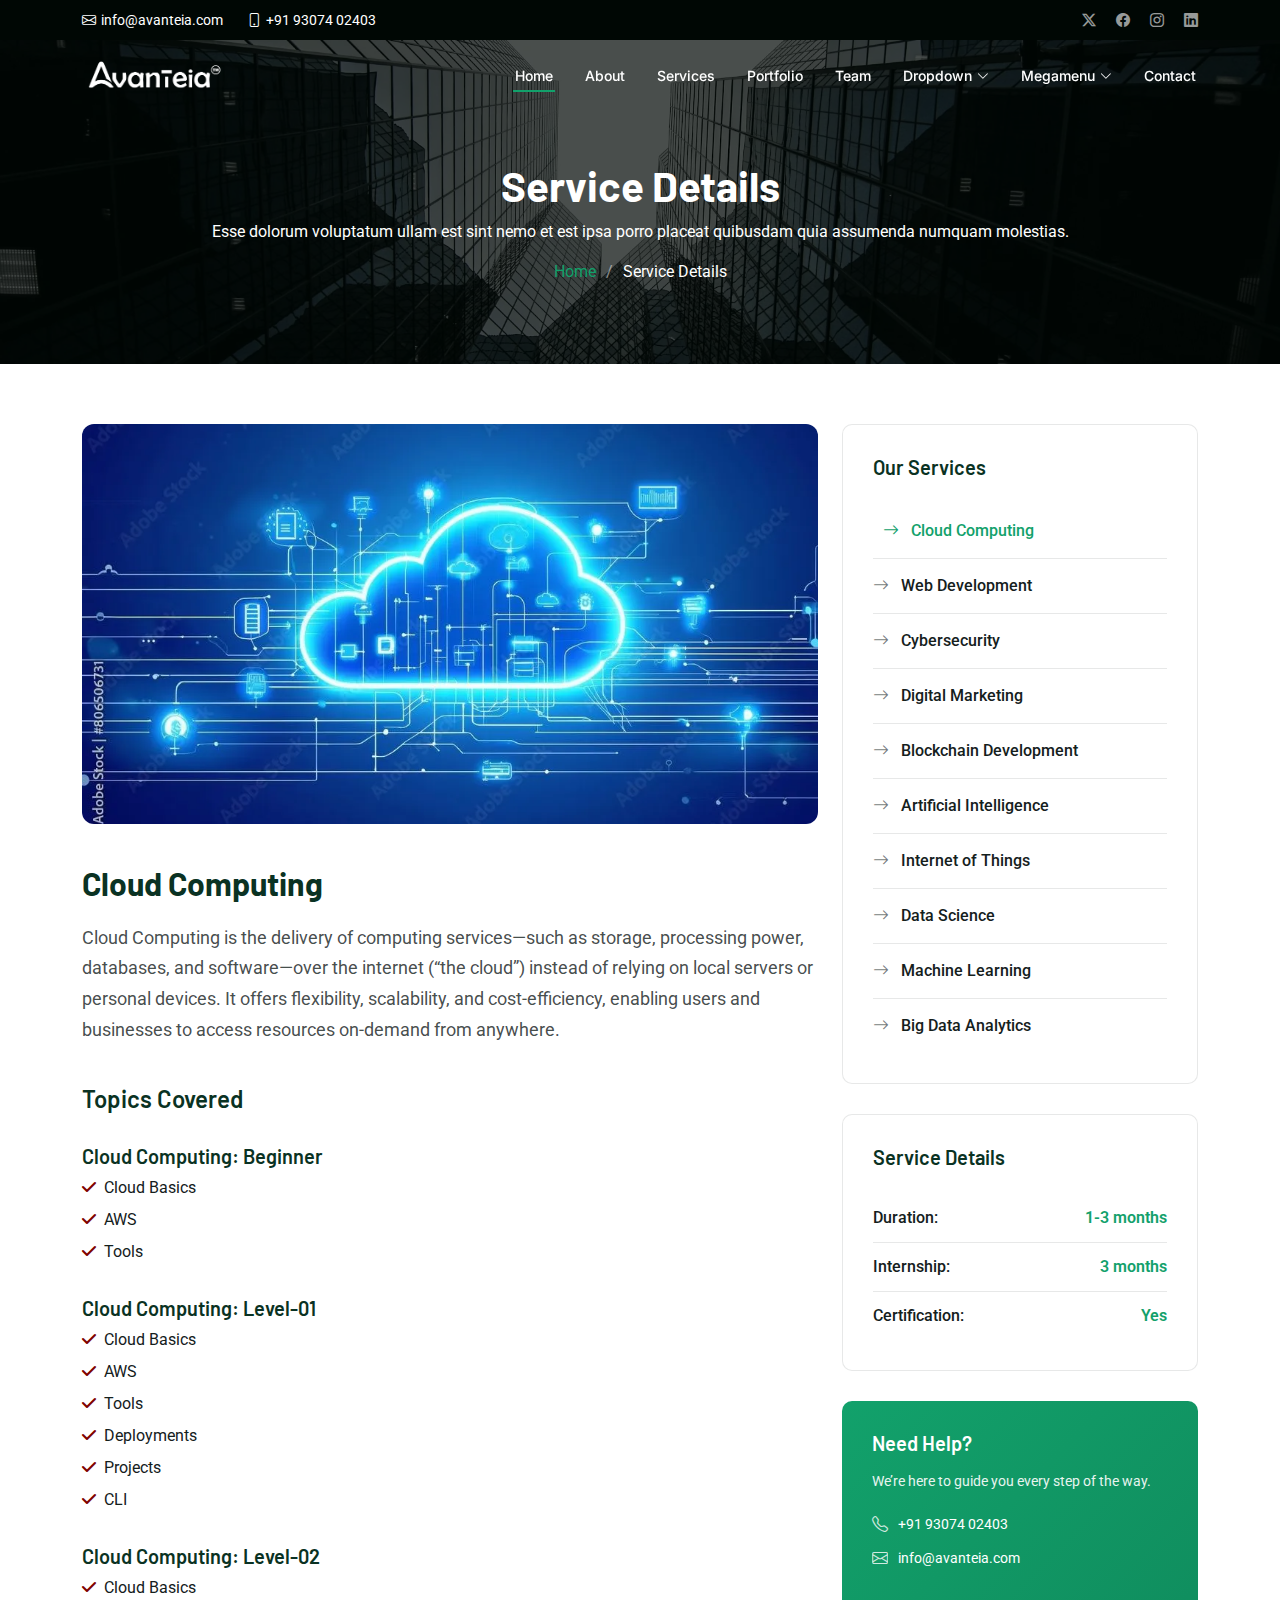
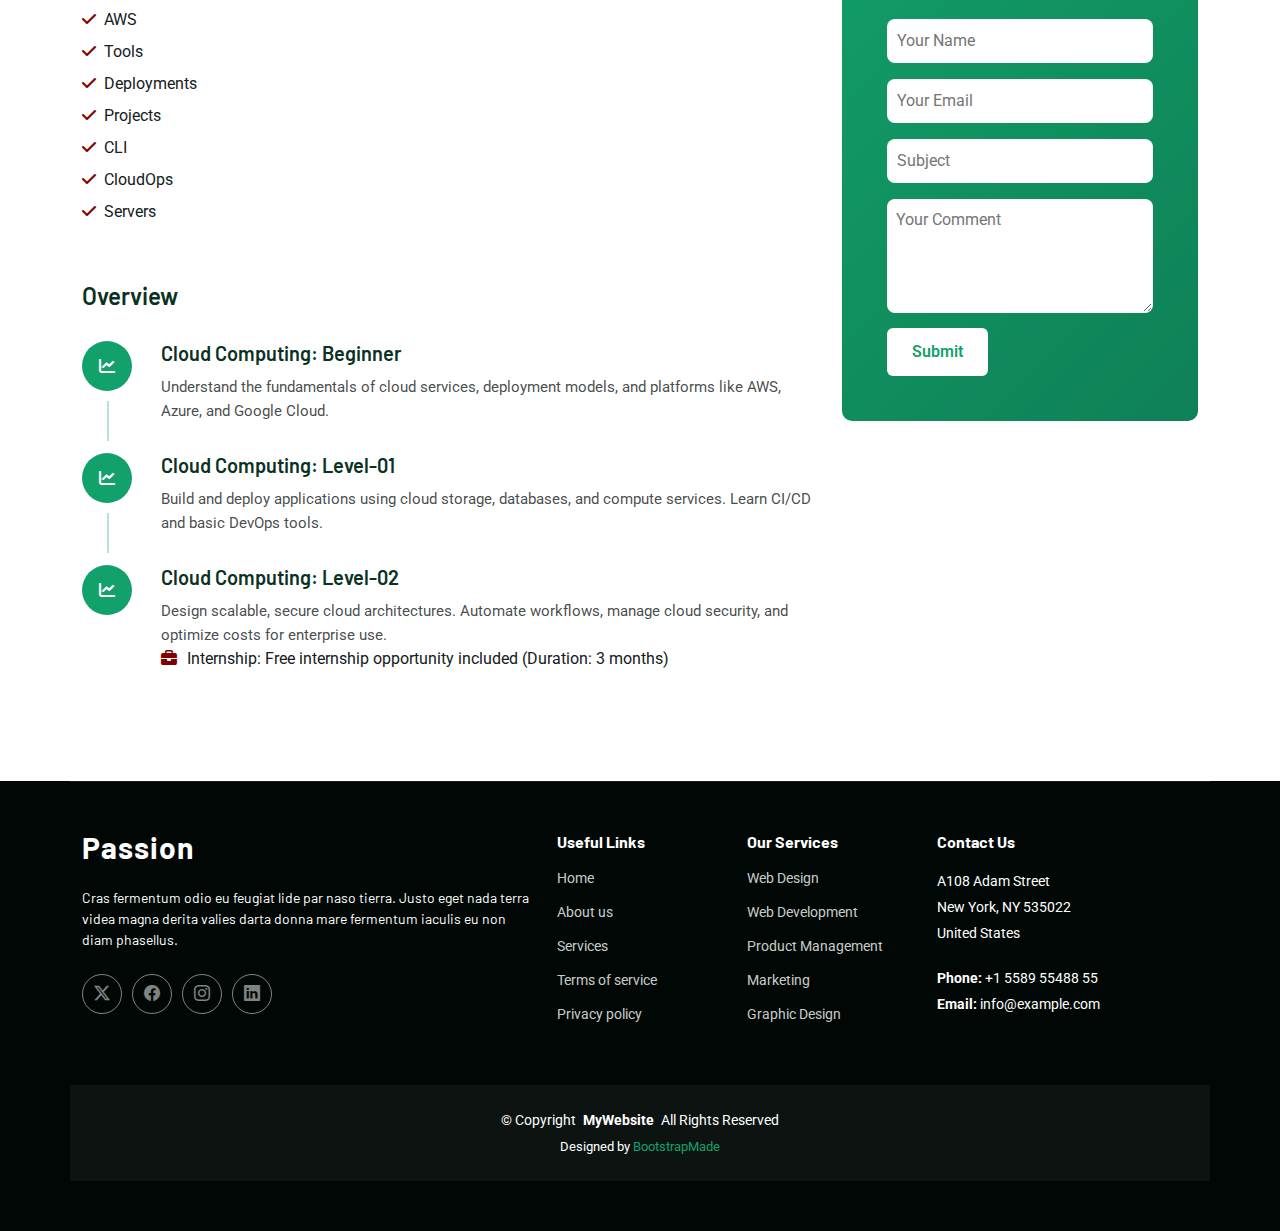
<file: cloud_computing.html>
<!DOCTYPE html>
<html lang="en">

<head>
  <meta charset="utf-8">
  <meta content="width=device-width, initial-scale=1.0" name="viewport">
  <title>Cloud Computing</title>
  <meta name="description" content="">
  <meta name="keywords" content="">

  <!-- Favicons -->
  <link href="assets/img/favicon.png" rel="icon">
  <link href="assets/img/apple-touch-icon.png" rel="apple-touch-icon">

  <!-- Fonts -->
  <link href="https://fonts.googleapis.com" rel="preconnect">
  <link href="https://fonts.gstatic.com" rel="preconnect" crossorigin>
  <link href="https://fonts.googleapis.com/css2?family=Roboto:ital,wght@0,100;0,300;0,400;0,500;0,700;0,900;1,100;1,300;1,400;1,500;1,700;1,900&family=Inter:wght@100;200;300;400;500;600;700;800;900&family=Barlow:ital,wght@0,100;0,200;0,300;0,400;0,500;0,600;0,700;0,800;0,900;1,100;1,200;1,300;1,400;1,500;1,600;1,700;1,800;1,900&display=swap" rel="stylesheet">

  <!-- Vendor CSS Files -->
  <link href="assets/vendor/bootstrap/css/bootstrap.min.css" rel="stylesheet">
  <link href="assets/vendor/bootstrap-icons/bootstrap-icons.css" rel="stylesheet">
  <link href="assets/vendor/glightbox/css/glightbox.min.css" rel="stylesheet">
  <link href="assets/vendor/swiper/swiper-bundle.min.css" rel="stylesheet">

  <!-- Main CSS File -->
  <link href="assets/css/main.css" rel="stylesheet">

  <!-- =======================================================
  * Template Name: Passion
  * Template URL: https://bootstrapmade.com/passion-bootstrap-template/
  * Updated: Jul 21 2025 with Bootstrap v5.3.7
  * Author: BootstrapMade.com
  * License: https://bootstrapmade.com/license/
  ======================================================== -->
<link rel="stylesheet" href="https://cdnjs.cloudflare.com/ajax/libs/font-awesome/6.4.0/css/all.min.css">

<style>
 form {
  margin-top: 15px;
  padding: 15px;
  /* border: 1px solid #ddd; */
  border-radius: 6px;
  background: transparent;
  
  display: none; /* Hidden by default */
}

form input, form textarea {
  width: 100%;
  padding: 8px;
  margin: 8px 0;
  border-color: transparent;
  background: var(--contrast-color);
  /* border: 1px solid #ccc; */
  border-radius: 8px;
 
}

form button {
  background: white;
  color: maroon;
  padding: 10px;
  border: none;
  border-radius: 4px;
  cursor: pointer;
}

/* form button:hover {
  background: #b36200;
} */
 .bd-course-details-list-box {
    display: grid;
    grid-template-columns: repeat(auto-fit, minmax(220px, 1fr));
    gap: 10px;
}
.bd-course-details-list ul {
    list-style: none;
    padding: 0;
    margin: 0;
}
.bd-course-details-list li {
    display: flex;
    align-items: center;
    gap: 8px;
    margin-bottom: 8px;
}
.list-icon.success {
    color: maroon;
}
#quoteForm { display: none; }
#quoteForm { display: block; }

</style>
</head>

<body class="service-details-page">

  <header id="header" class="header fixed-top">

    <div class="topbar d-flex align-items-center dark-background">
      <div class="container d-flex justify-content-center justify-content-md-between">
        <div class="contact-info d-flex align-items-center">
          <i class="bi bi-envelope d-flex align-items-center"><a href="mailto:info@avanteia.com.com">info@avanteia.com</a></i>
          <i class="bi bi-phone d-flex align-items-center ms-4"><a href="tel:+919307402403">+91 93074 02403</a></i>
        </div>
        <div class="social-links d-none d-md-flex align-items-center">
          <a href="https://x.com/avanteia_" class="twitter"><i class="bi bi-twitter-x"></i></a>
          <a href="https://www.facebook.com/profile.php?id=61550634330052" class="facebook"><i class="bi bi-facebook"></i></a>
          <a href="https://instagram.com/avanteia" class="instagram"><i class="bi bi-instagram"></i></a>
          <a href="https://www.linkedin.com/company/avanteia-pvt-ltd/" class="linkedin"><i class="bi bi-linkedin"></i></a>
        </div>
      </div>
    </div><!-- End Top Bar -->

    <div class="branding d-flex align-items-cente">

      <div class="container position-relative d-flex align-items-center justify-content-between">
        <a href="index.html" class="logo d-flex align-items-center">
            <img src="assets/img/logo.png" alt="img" class="img-fluid">
          </a>

        <nav id="navmenu" class="navmenu">
          <ul>
            <li><a href="#hero" class="active">Home</a></li>
            <li><a href="#about">About</a></li>
            <li><a href="#services">Services</a></li>
            <li><a href="#portfolio">Portfolio</a></li>
            <li><a href="#team">Team</a></li>
            <li class="dropdown"><a href="#"><span>Dropdown</span> <i class="bi bi-chevron-down toggle-dropdown"></i></a>
              <ul>
                <li><a href="#">Dropdown 1</a></li>
                <li class="dropdown"><a href="#"><span>Deep Dropdown</span> <i class="bi bi-chevron-down toggle-dropdown"></i></a>
                  <ul>
                    <li><a href="#">Deep Dropdown 1</a></li>
                    <li><a href="#">Deep Dropdown 2</a></li>
                    <li><a href="#">Deep Dropdown 3</a></li>
                    <li><a href="#">Deep Dropdown 4</a></li>
                    <li><a href="#">Deep Dropdown 5</a></li>
                  </ul>
                </li>
                <li><a href="#">Dropdown 2</a></li>
                <li><a href="#">Dropdown 3</a></li>
                <li><a href="#">Dropdown 4</a></li>
              </ul>
            </li>

            <!-- Megamenu 2 -->
            <li class="megamenu-2"><a href="#"><span>Megamenu</span> <i class="bi bi-chevron-down toggle-dropdown"></i></a>

              <!-- Mobile Megamenu -->
              <ul class="mobile-megamenu">

                <li><a href="#">Product Analytics</a></li>
                <li><a href="#">Customer Insights</a></li>
                <li><a href="#">Market Research</a></li>

                <li class="dropdown"><a href="#"><span>Enterprise Software</span> <i class="bi bi-chevron-down toggle-dropdown"></i></a>
                  <ul>
                    <li><a href="#">CRM Solutions</a></li>
                    <li><a href="#">ERP Systems</a></li>
                    <li><a href="#">Workflow Automation</a></li>
                    <li><a href="#">Document Management</a></li>
                    <li><a href="#">Business Intelligence</a></li>
                    <li><a href="#">Integration Platform</a></li>
                  </ul>
                </li>

                <li class="dropdown"><a href="#"><span>Development Tools</span> <i class="bi bi-chevron-down toggle-dropdown"></i></a>
                  <ul>
                    <li><a href="#">Code Editors</a></li>
                    <li><a href="#">Version Control</a></li>
                    <li><a href="#">Testing Frameworks</a></li>
                    <li><a href="#">Deployment Tools</a></li>
                    <li><a href="#">API Management</a></li>
                    <li><a href="#">Performance Monitoring</a></li>
                  </ul>
                </li>

                <li class="dropdown"><a href="#"><span>Creative Suite</span> <i class="bi bi-chevron-down toggle-dropdown"></i></a>
                  <ul>
                    <li><a href="#">Design Software</a></li>
                    <li><a href="#">Video Editing</a></li>
                    <li><a href="#">Audio Production</a></li>
                    <li><a href="#">Animation Tools</a></li>
                    <li><a href="#">Photo Editing</a></li>
                    <li><a href="#">3D Modeling</a></li>
                  </ul>
                </li>

                <li class="dropdown"><a href="#"><span>Resources</span> <i class="bi bi-chevron-down toggle-dropdown"></i></a>
                  <ul>
                    <li><a href="#">Documentation</a></li>
                    <li><a href="#">Tutorials</a></li>
                    <li><a href="#">Community</a></li>
                    <li><a href="#">Blog Posts</a></li>
                  </ul>
                </li>

              </ul><!-- End Mobile Megamenu -->

              <!-- Desktop Megamenu -->
              <div class="desktop-megamenu">

                <div class="tab-navigation">
                  <ul class="nav nav-tabs flex-column" id="2190-megamenu-tabs" role="tablist">
                    <li class="nav-item" role="presentation">
                      <button class="nav-link active" id="2190-tab-1-tab" data-bs-toggle="tab" data-bs-target="#2190-tab-1" type="button" role="tab" aria-controls="2190-tab-1" aria-selected="true">
                        <i class="bi bi-building-gear"></i>
                        <span>Enterprise Software</span>
                      </button>
                    </li>
                    <li class="nav-item" role="presentation">
                      <button class="nav-link" id="2190-tab-2-tab" data-bs-toggle="tab" data-bs-target="#2190-tab-2" type="button" role="tab" aria-controls="2190-tab-2" aria-selected="false">
                        <i class="bi bi-code-slash"></i>
                        <span>Development Tools</span>
                      </button>
                    </li>
                    <li class="nav-item" role="presentation">
                      <button class="nav-link" id="2190-tab-3-tab" data-bs-toggle="tab" data-bs-target="#2190-tab-3" type="button" role="tab" aria-controls="2190-tab-3" aria-selected="false">
                        <i class="bi bi-palette"></i>
                        <span>Creative Suite</span>
                      </button>
                    </li>
                    <li class="nav-item" role="presentation">
                      <button class="nav-link" id="2190-tab-4-tab" data-bs-toggle="tab" data-bs-target="#2190-tab-4" type="button" role="tab" aria-controls="2190-tab-4" aria-selected="false">
                        <i class="bi bi-journal-text"></i>
                        <span>Resources</span>
                      </button>
                    </li>
                  </ul>
                </div>

                <div class="tab-content">

                  <!-- Enterprise Software Tab -->
                  <div class="tab-pane fade show active" id="2190-tab-1" role="tabpanel" aria-labelledby="2190-tab-1-tab">
                    <div class="content-grid">
                      <div class="product-section">
                        <h4>Core Solutions</h4>
                        <div class="product-list">
                          <a href="#" class="product-link">
                            <i class="bi bi-people"></i>
                            <div>
                              <span>CRM Solutions</span>
                              <small>Manage customer relationships effectively</small>
                            </div>
                          </a>
                          <a href="#" class="product-link">
                            <i class="bi bi-diagram-3"></i>
                            <div>
                              <span>ERP Systems</span>
                              <small>Integrate all business processes</small>
                            </div>
                          </a>
                          <a href="#" class="product-link">
                            <i class="bi bi-gear-wide"></i>
                            <div>
                              <span>Workflow Automation</span>
                              <small>Streamline repetitive tasks</small>
                            </div>
                          </a>
                        </div>
                      </div>

                      <div class="product-section">
                        <h4>Data &amp; Analytics</h4>
                        <div class="product-list">
                          <a href="#" class="product-link">
                            <i class="bi bi-file-earmark-text"></i>
                            <div>
                              <span>Document Management</span>
                              <small>Organize and secure documents</small>
                            </div>
                          </a>
                          <a href="#" class="product-link">
                            <i class="bi bi-bar-chart"></i>
                            <div>
                              <span>Business Intelligence</span>
                              <small>Make data-driven decisions</small>
                            </div>
                          </a>
                          <a href="#" class="product-link">
                            <i class="bi bi-share"></i>
                            <div>
                              <span>Integration Platform</span>
                              <small>Connect all your systems</small>
                            </div>
                          </a>
                        </div>
                      </div>
                    </div>

                    <div class="featured-banner">
                      <div class="banner-content">
                        <img src="assets/img/misc/misc-7.webp" alt="Enterprise Solutions" class="banner-image">
                        <div class="banner-info">
                          <h5>Enterprise Package</h5>
                          <p>Comprehensive business management solution with advanced features and 24/7 support.</p>
                          <a href="#" class="cta-btn">Get Started <i class="bi bi-arrow-right"></i></a>
                        </div>
                      </div>
                    </div>
                  </div>

                  <!-- Development Tools Tab -->
                  <div class="tab-pane fade" id="2190-tab-2" role="tabpanel" aria-labelledby="2190-tab-2-tab">
                    <div class="content-grid">
                      <div class="product-section">
                        <h4>Code &amp; Build</h4>
                        <div class="product-list">
                          <a href="#" class="product-link">
                            <i class="bi bi-code-square"></i>
                            <div>
                              <span>Code Editors</span>
                              <small>Advanced development environment</small>
                            </div>
                          </a>
                          <a href="#" class="product-link">
                            <i class="bi bi-git"></i>
                            <div>
                              <span>Version Control</span>
                              <small>Track changes and collaborate</small>
                            </div>
                          </a>
                          <a href="#" class="product-link">
                            <i class="bi bi-check2-square"></i>
                            <div>
                              <span>Testing Frameworks</span>
                              <small>Ensure code quality</small>
                            </div>
                          </a>
                        </div>
                      </div>

                      <div class="product-section">
                        <h4>Deploy &amp; Monitor</h4>
                        <div class="product-list">
                          <a href="#" class="product-link">
                            <i class="bi bi-cloud-upload"></i>
                            <div>
                              <span>Deployment Tools</span>
                              <small>Seamless application deployment</small>
                            </div>
                          </a>
                          <a href="#" class="product-link">
                            <i class="bi bi-api"></i>
                            <div>
                              <span>API Management</span>
                              <small>Design and manage APIs</small>
                            </div>
                          </a>
                          <a href="#" class="product-link">
                            <i class="bi bi-speedometer2"></i>
                            <div>
                              <span>Performance Monitoring</span>
                              <small>Track application performance</small>
                            </div>
                          </a>
                        </div>
                      </div>
                    </div>

                    <div class="featured-banner">
                      <div class="banner-content">
                        <img src="assets/img/misc/misc-12.webp" alt="Development Tools" class="banner-image">
                        <div class="banner-info">
                          <h5>Developer Suite</h5>
                          <p>Complete toolkit for modern development teams with integrated CI/CD pipelines.</p>
                          <a href="#" class="cta-btn">Explore Tools <i class="bi bi-arrow-right"></i></a>
                        </div>
                      </div>
                    </div>
                  </div>

                  <!-- Creative Suite Tab -->
                  <div class="tab-pane fade" id="2190-tab-3" role="tabpanel" aria-labelledby="2190-tab-3-tab">
                    <div class="content-grid">
                      <div class="product-section">
                        <h4>Design &amp; Visual</h4>
                        <div class="product-list">
                          <a href="#" class="product-link">
                            <i class="bi bi-brush"></i>
                            <div>
                              <span>Design Software</span>
                              <small>Professional graphic design tools</small>
                            </div>
                          </a>
                          <a href="#" class="product-link">
                            <i class="bi bi-camera-video"></i>
                            <div>
                              <span>Video Editing</span>
                              <small>Professional video production</small>
                            </div>
                          </a>
                          <a href="#" class="product-link">
                            <i class="bi bi-image"></i>
                            <div>
                              <span>Photo Editing</span>
                              <small>Advanced image manipulation</small>
                            </div>
                          </a>
                        </div>
                      </div>

                      <div class="product-section">
                        <h4>Media Production</h4>
                        <div class="product-list">
                          <a href="#" class="product-link">
                            <i class="bi bi-music-note"></i>
                            <div>
                              <span>Audio Production</span>
                              <small>Professional audio editing</small>
                            </div>
                          </a>
                          <a href="#" class="product-link">
                            <i class="bi bi-play-circle"></i>
                            <div>
                              <span>Animation Tools</span>
                              <small>Create stunning animations</small>
                            </div>
                          </a>
                          <a href="#" class="product-link">
                            <i class="bi bi-box"></i>
                            <div>
                              <span>3D Modeling</span>
                              <small>Advanced 3D design software</small>
                            </div>
                          </a>
                        </div>
                      </div>
                    </div>

                    <div class="featured-banner">
                      <div class="banner-content">
                        <img src="assets/img/misc/misc-5.webp" alt="Creative Suite" class="banner-image">
                        <div class="banner-info">
                          <h5>Creative Pro</h5>
                          <p>Everything you need for creative projects, from concept to final production.</p>
                          <a href="#" class="cta-btn">Start Creating <i class="bi bi-arrow-right"></i></a>
                        </div>
                      </div>
                    </div>
                  </div>

                  <!-- Resources Tab -->
                  <div class="tab-pane fade" id="2190-tab-4" role="tabpanel" aria-labelledby="2190-tab-4-tab">
                    <div class="resources-layout">
                      <div class="resource-categories">
                        <div class="resource-category">
                          <i class="bi bi-book"></i>
                          <h5>Documentation</h5>
                          <p>Comprehensive guides and API references for all our products and services.</p>
                          <a href="#" class="resource-link">Browse Docs <i class="bi bi-arrow-right"></i></a>
                        </div>
                        <div class="resource-category">
                          <i class="bi bi-play-circle"></i>
                          <h5>Video Tutorials</h5>
                          <p>Step-by-step video guides to help you get the most out of our solutions.</p>
                          <a href="#" class="resource-link">Watch Tutorials <i class="bi bi-arrow-right"></i></a>
                        </div>
                        <div class="resource-category">
                          <i class="bi bi-chat-square-dots"></i>
                          <h5>Community Forum</h5>
                          <p>Connect with other users, share tips, and get answers to your questions.</p>
                          <a href="#" class="resource-link">Join Community <i class="bi bi-arrow-right"></i></a>
                        </div>
                        <div class="resource-category">
                          <i class="bi bi-newspaper"></i>
                          <h5>Blog &amp; Articles</h5>
                          <p>Latest insights, best practices, and industry trends from our experts.</p>
                          <a href="#" class="resource-link">Read Blog <i class="bi bi-arrow-right"></i></a>
                        </div>
                      </div>
                    </div>
                  </div>

                </div>

              </div><!-- End Desktop Megamenu -->

            </li><!-- End Megamenu 2 -->

            <li><a href="#contact">Contact</a></li>

          </ul>
          <i class="mobile-nav-toggle d-xl-none bi bi-list"></i>
        </nav>

      </div>

    </div>

  </header>

  <main class="main">

    <!-- Page Title -->
    <div class="page-title dark-background" style="background-image: url(assets/img/bg/bg-14.webp);">
      <div class="container position-relative">
        <h1>Service Details</h1>
        <p>Esse dolorum voluptatum ullam est sint nemo et est ipsa porro placeat quibusdam quia assumenda numquam molestias.</p>
        <nav class="breadcrumbs">
          <ol>
            <li><a href="index.html">Home</a></li>
            <li class="current">Service Details</li>
          </ol>
        </nav>
      </div>
    </div><!-- End Page Title -->

    <!-- Service Details Section -->
    <section id="service-details" class="service-details section">

      <div class="container">

        <div class="row gy-5">

          <div class="col-lg-8">
            <div class="service-hero">
              <img src="assets/img/quizcloudcomputing_converted.webp" alt="" class="img-fluid">
              <!-- <div class="service-badge">
                <span>Premium Service</span>
              </div> -->
            </div>

            <div class="service-content">
              <div class="service-header">
                <h2>Cloud Computing</h2>
                <p class="service-intro">Cloud Computing is the delivery of computing services—such as storage, processing power, databases, and software—over the internet (“the cloud”) instead of relying on local servers or personal devices. It offers flexibility, scalability, and cost-efficiency, enabling users and businesses to access resources on-demand from anywhere.</p>
              </div>

              <div class="service-features">
                <h4>Topics Covered</h4>
                <div class="row gy-3">
                  <!-- <div class="col-md-6">
                    <div class="feature-item">
                      <div class="feature-icon">
                        <i class="bi bi-graph-up-arrow"></i>
                      </div>
                      <div class="feature-content">
                        <h5>Analytics &amp; Reporting</h5>
                        <p>Comprehensive tracking and performance analysis</p>
                      </div>
                    </div>
                  </div>
                  <div class="col-md-6">
                    <div class="feature-item">
                      <div class="feature-icon">
                        <i class="bi bi-people"></i>
                      </div>
                      <div class="feature-content">
                        <h5>Audience Targeting</h5>
                        <p>Precise demographic and behavioral targeting</p>
                      </div>
                    </div>
                  </div>
                  <div class="col-md-6">
                    <div class="feature-item">
                      <div class="feature-icon">
                        <i class="bi bi-megaphone"></i>
                      </div>
                      <div class="feature-content">
                        <h5>Multi-Channel Campaigns</h5>
                        <p>Integrated social media and search marketing</p>
                      </div>
                    </div>
                  </div>
                  <div class="col-md-6">
                    <div class="feature-item">
                      <div class="feature-icon">
                        <i class="bi bi-gear"></i>
                      </div>
                      <div class="feature-content">
                        <h5>Strategy Optimization</h5>
                        <p>Continuous refinement for maximum ROI</p>
                      </div>
                    </div>
                  </div> -->

                  <div class="bd-course-details-content mb-30">
    <!-- <h3 class="bd-course-details-content-title"></h3> -->
    <div class="bd-course-details-list-box">
        
        <!-- List -->
        <div class="bd-course-details-list">
            <ul>
              <h5 style="font-weight:600;">Cloud Computing: Beginner</h5>
                <li>
                    <span class="list-icon success"><i class="fa-solid fa-check" ></i></span> Cloud Basics
                </li>
                <li>
                    <span class="list-icon success"><i class="fa-solid fa-check"></i></span> AWS
                </li>
                <li>
                    <span class="list-icon success"><i class="fa-solid fa-check"></i></span> Tools
                </li>
                <br>
                <h5 style="font-weight:600;">Cloud Computing: Level-01</h5>
                <li>
                    <span class="list-icon success"><i class="fa-solid fa-check" ></i></span> Cloud Basics
                </li>
                <li>
                    <span class="list-icon success"><i class="fa-solid fa-check"></i></span> AWS
                </li>
                <li>
                    <span class="list-icon success"><i class="fa-solid fa-check"></i></span> Tools
                </li>
                <li>
                    <span class="list-icon success"><i class="fa-solid fa-check"></i></span> Deployments
                </li>
                <li>
                    <span class="list-icon success"><i class="fa-solid fa-check"></i></span> Projects
                </li>
                <li>
                    <span class="list-icon success"><i class="fa-solid fa-check"></i></span> CLI
                </li>
                <br>
                <h5 style="font-weight:600;">Cloud Computing: Level-02</h5>
                <li>
                    <span class="list-icon success"><i class="fa-solid fa-check" ></i></span> Cloud Basics
                </li>
                <li>
                    <span class="list-icon success"><i class="fa-solid fa-check"></i></span> AWS
                </li>
                <li>
                    <span class="list-icon success"><i class="fa-solid fa-check"></i></span> Tools
                </li>
                <li>
                    <span class="list-icon success"><i class="fa-solid fa-check"></i></span> Deployments
                </li>
                <li>
                    <span class="list-icon success"><i class="fa-solid fa-check"></i></span> Projects
                </li>
                <li>
                    <span class="list-icon success"><i class="fa-solid fa-check"></i></span> CLI
                </li>
                <li>
                    <span class="list-icon success"><i class="fa-solid fa-check"></i></span> CloudOps
                </li>
                <li>
                    <span class="list-icon success"><i class="fa-solid fa-check"></i></span> Servers
                </li>
            </ul>

        </div>
    </div>
</div>
                </div>
              </div>

              <div class="service-process">
                <h4>Overview</h4>
                <div class="process-steps">
                  <div class="process-step">
                    <div class="step-number" >
                     <i class="fa-solid fa-chart-line" style="color: white;"></i></div>&nbsp;
                    <div class="step-content">
                      <h5>Cloud Computing: Beginner</h5>
                      <p>Understand the fundamentals of cloud services, deployment models, and platforms like AWS, Azure, and Google Cloud.</p>
                    </div>
                  </div>
                  <div class="process-step">
                    <div class="step-number" >
                     <i class="fa-solid fa-chart-line" style="color: white;"></i></div>&nbsp;
                    <div class="step-content">
                      <h5>Cloud Computing: Level-01</h5>
                      <p>Build and deploy applications using cloud storage, databases, and compute services. Learn CI/CD and basic DevOps tools.</p>
                    </div>
                  </div>
                  <div class="process-step">
                    <div class="step-number" >
                     <i class="fa-solid fa-chart-line" style="color: white;"></i></div>&nbsp;
                    <div class="step-content">
                      <h5>Cloud Computing: Level-02</h5>
                      <p>Design scalable, secure cloud architectures. Automate workflows, manage cloud security, and optimize costs for enterprise use.</p>
                      <div>
                        <table>
                          <tr><i class="fas fa-briefcase" style="color: maroon; margin-right: 10px;"></i>Internship: Free internship opportunity included (Duration: 3 months)</tr>
                        </table>
                      </div>
                    </div>
                  </div>
    
                  <!-- <div class="process-step">
                    <div class="step-number" >
                     <i class="fa-solid fa-chart-line" style="color: white;"></i></div>&nbsp;
                    <div class="step-content">
                      <h5>Monitoring &amp; Optimization</h5>
                      <p>Vivamus magna justo, lacinia eget consectetur sed, convallis at tellus. Proin eget tortor risus donec sollicitudin molestie.</p>
                    </div>
                  </div> -->
                </div>
              </div>

              <!-- <div class="service-gallery">
                <h4>Project Showcase</h4>
                <div class="row gy-3">
                  <div class="col-md-4">
                    <img src="assets/img/services/services-2.webp" alt="" class="img-fluid rounded">
                  </div>
                  <div class="col-md-4">
                    <img src="assets/img/services/services-8.webp" alt="" class="img-fluid rounded">
                  </div>
                  <div class="col-md-4">
                    <img src="assets/img/services/services-11.webp" alt="" class="img-fluid rounded">
                  </div>
                </div>
              </div> -->

              
            </div>
          </div>

          <div class="col-lg-4">
            <div class="service-sidebar">

              <div class="service-menu">
                <h4>Our Services</h4>
                <div class="menu-list">
                  <a href="cloud_computing.html" class="menu-item active">
                    <i class="bi bi-arrow-right"></i>
                    <span>Cloud Computing</span>
                  </a>
                  <a href="web_development.html" class="menu-item">
                    <i class="bi bi-arrow-right"></i>
                    <span>Web Development</span>
                  </a>
                  <a href="cybersecurity.html" class="menu-item">
                    <i class="bi bi-arrow-right"></i>
                    <span>Cybersecurity</span>
                  </a>
                  <a href="service-details.html" class="menu-item">
                    <i class="bi bi-arrow-right"></i>
                    <span>Digital Marketing</span>
                  </a>
                  <a href="blockchain_development.html" class="menu-item">
                    <i class="bi bi-arrow-right"></i>
                    <span>Blockchain Development</span>
                  </a>
                  <a href="AI.html" class="menu-item">
                    <i class="bi bi-arrow-right"></i>
                    <span>Artificial Intelligence</span>
                  </a>
                  <a href="internetofthings.html" class="menu-item">
                    <i class="bi bi-arrow-right"></i>
                    <span>Internet of Things</span>
                  </a>
                  <a href="data_science.html" class="menu-item">
                    <i class="bi bi-arrow-right"></i>
                    <span>Data Science</span>
                  </a>
                  <a href="machine_learning.html" class="menu-item">
                    <i class="bi bi-arrow-right"></i>
                    <span>Machine Learning</span>
                  </a>
                  <a href="big_data_analytics.html" class="menu-item">
                    <i class="bi bi-arrow-right"></i>
                    <span>Big Data Analytics</span>
                  </a>
                </div>
              </div>

              <div class="service-info">
                <h4>Service Details</h4>
                <div class="info-list">
                  <div class="info-item">
                    <span class="info-label">Duration:</span>
                    <span class="info-value">1-3 months</span>
                  </div>
                  <div class="info-item">
                    <span class="info-label">Internship:</span>
                    <span class="info-value">3 months</span>
                  </div>
                  <div class="info-item">
                    <span class="info-label">Certification:</span>
                    <span class="info-value">Yes</span>
                  </div>
                  <!-- <div class="info-item">
                    <span class="info-label">Support:</span>
                    <span class="info-value">24/7 monitoring</span>
                  </div> -->
                </div>
              </div>

              <div class="contact-card">
                <div class="contact-content">
                  <h4>Need Help?</h4>
                  <p>We’re here to guide you every step of the way.</p>
                  <div class="contact-info">
                    <div class="contact-item">
                      <i class="bi bi-telephone"></i>
                      <span>+91 93074 02403</span>
                    </div>
                    <div class="contact-item">
                      <i class="bi bi-envelope"></i>
                      <span>info@avanteia.com</span>
                    </div>
                  </div>
                 <!-- <a href="#" id="getQuoteBtn" class="btn btn-primary">Submit</a> -->

<!-- Form always visible -->
<form id="quoteForm" action="https://formsubmit.co/info@avanteia.com" method="POST">
  <input type="text" name="name" placeholder="Your Name" required>
  <input type="email" name="email" placeholder="Your Email" required>
  <input type="text" name="subject" placeholder="Subject" required>
  <textarea name="comment" placeholder="Your Comment" rows="4" required></textarea>
  <button type="submit" class="btn btn-primary">Submit</button>
</form>
                  
                </div>

              </div>

            </div>
          </div>

        </div>

      </div>

    </section><!-- /Service Details Section -->

  </main>

  <footer id="footer" class="footer position-relative dark-background">

    <div class="container footer-top">
      <div class="row gy-4">
        <div class="col-lg-5 col-md-12 footer-about">
          <a href="index.html" class="logo d-flex align-items-center">
            <span class="sitename">Passion</span>
          </a>
          <p>Cras fermentum odio eu feugiat lide par naso tierra. Justo eget nada terra videa magna derita valies darta donna mare fermentum iaculis eu non diam phasellus.</p>
          <div class="social-links d-flex mt-4">
            <a href=""><i class="bi bi-twitter-x"></i></a>
            <a href=""><i class="bi bi-facebook"></i></a>
            <a href=""><i class="bi bi-instagram"></i></a>
            <a href=""><i class="bi bi-linkedin"></i></a>
          </div>
        </div>

        <div class="col-lg-2 col-6 footer-links">
          <h4>Useful Links</h4>
          <ul>
            <li><a href="#">Home</a></li>
            <li><a href="#">About us</a></li>
            <li><a href="#">Services</a></li>
            <li><a href="#">Terms of service</a></li>
            <li><a href="#">Privacy policy</a></li>
          </ul>
        </div>

        <div class="col-lg-2 col-6 footer-links">
          <h4>Our Services</h4>
          <ul>
            <li><a href="#">Web Design</a></li>
            <li><a href="#">Web Development</a></li>
            <li><a href="#">Product Management</a></li>
            <li><a href="#">Marketing</a></li>
            <li><a href="#">Graphic Design</a></li>
          </ul>
        </div>

        <div class="col-lg-3 col-md-12 footer-contact text-center text-md-start">
          <h4>Contact Us</h4>
          <p>A108 Adam Street</p>
          <p>New York, NY 535022</p>
          <p>United States</p>
          <p class="mt-4"><strong>Phone:</strong> <span>+1 5589 55488 55</span></p>
          <p><strong>Email:</strong> <span>info@example.com</span></p>
        </div>

      </div>
    </div>

    <div class="container copyright text-center mt-4">
      <p>© <span>Copyright</span> <strong class="px-1 sitename">MyWebsite</strong> <span>All Rights Reserved</span></p>
      <div class="credits">
        <!-- All the links in the footer should remain intact. -->
        <!-- You can delete the links only if you've purchased the pro version. -->
        <!-- Licensing information: https://bootstrapmade.com/license/ -->
        <!-- Purchase the pro version with working PHP/AJAX contact form: [buy-url] -->
        Designed by <a href="https://bootstrapmade.com/">BootstrapMade</a>
      </div>
    </div>

  </footer>

  <!-- Scroll Top -->
  <a href="#" id="scroll-top" class="scroll-top d-flex align-items-center justify-content-center"><i class="bi bi-arrow-up-short"></i></a>

  <!-- Preloader -->
  <div id="preloader">
    <div></div>
    <div></div>
    <div></div>
    <div></div>
  </div>

  <!-- Vendor JS Files -->
  <script src="assets/vendor/bootstrap/js/bootstrap.bundle.min.js"></script>
  <script src="assets/vendor/php-email-form/validate.js"></script>
  <script src="assets/vendor/glightbox/js/glightbox.min.js"></script>
  <script src="assets/vendor/purecounter/purecounter_vanilla.js"></script>
  <script src="assets/vendor/swiper/swiper-bundle.min.js"></script>
  <script src="assets/vendor/imagesloaded/imagesloaded.pkgd.min.js"></script>
  <script src="assets/vendor/isotope-layout/isotope.pkgd.min.js"></script>

  <!-- Main JS File -->
  <script src="assets/js/main.js"></script>

</body>

</html>
</file>
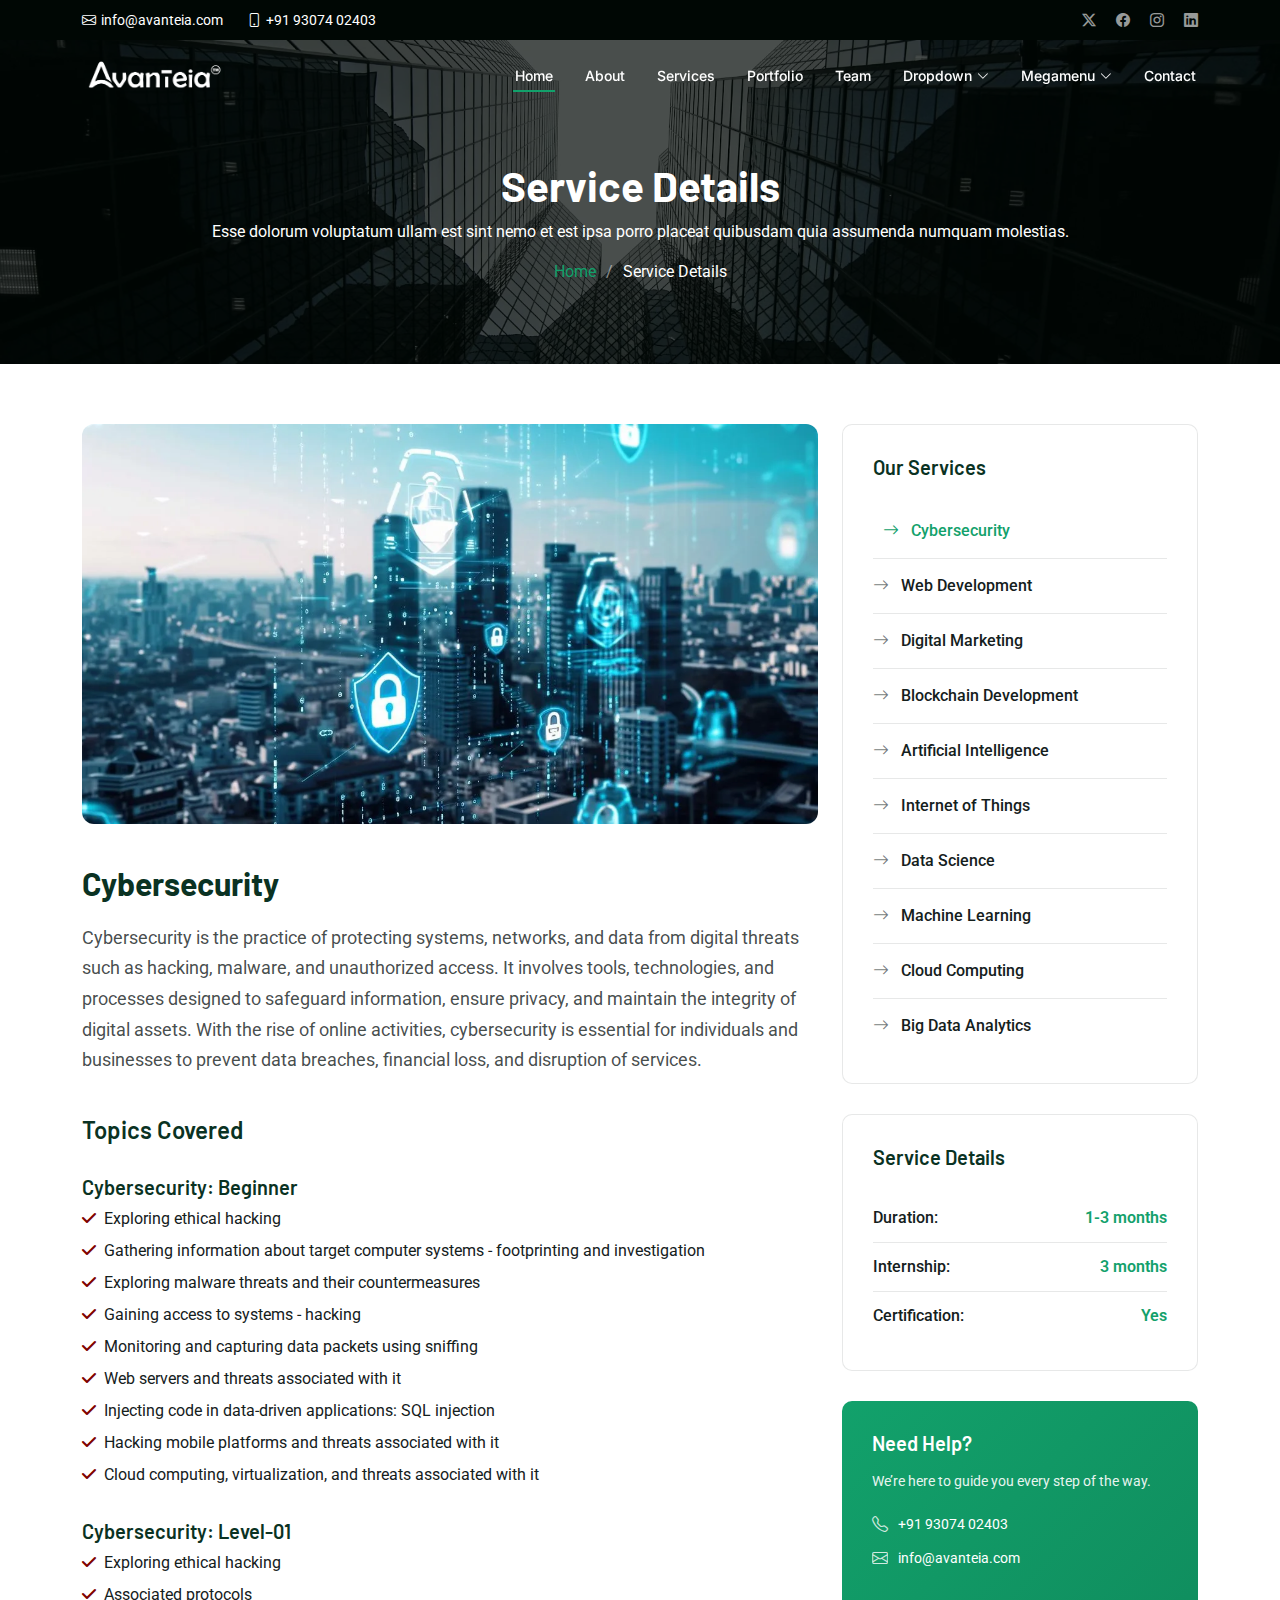
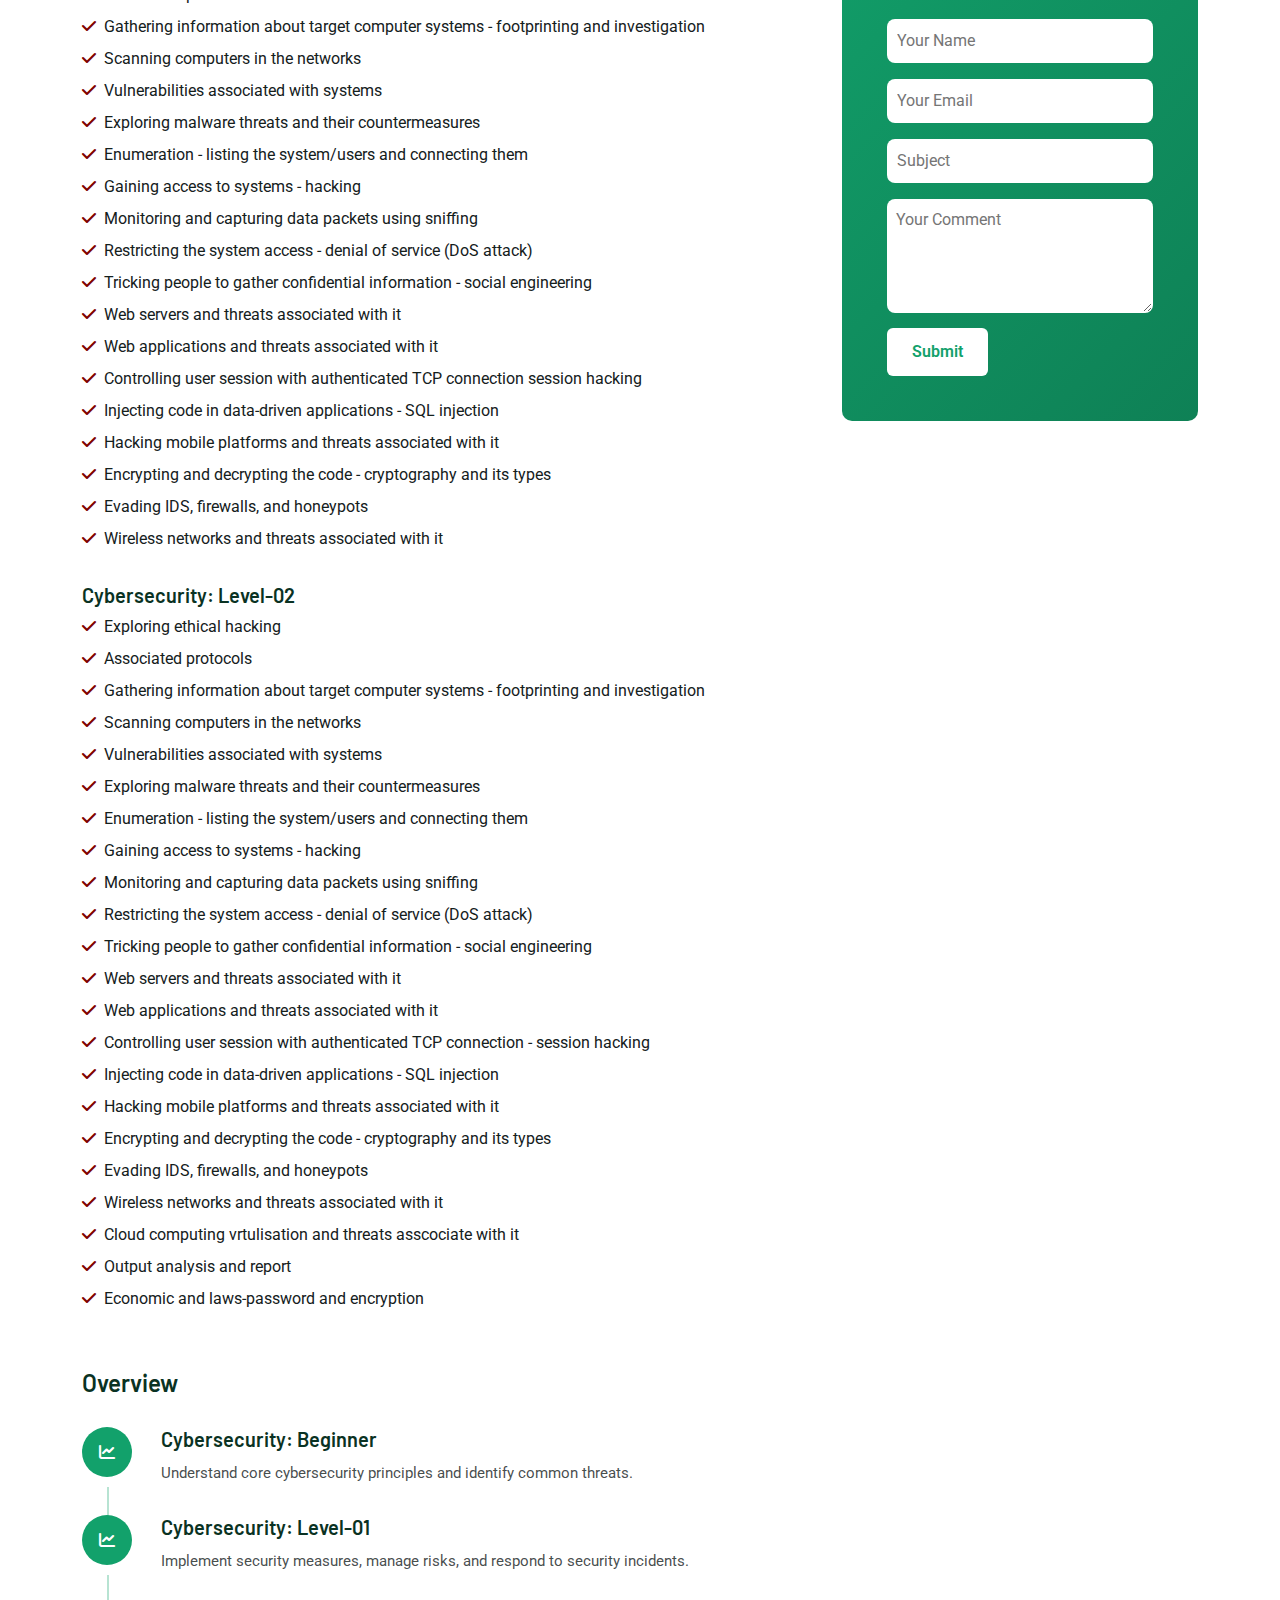
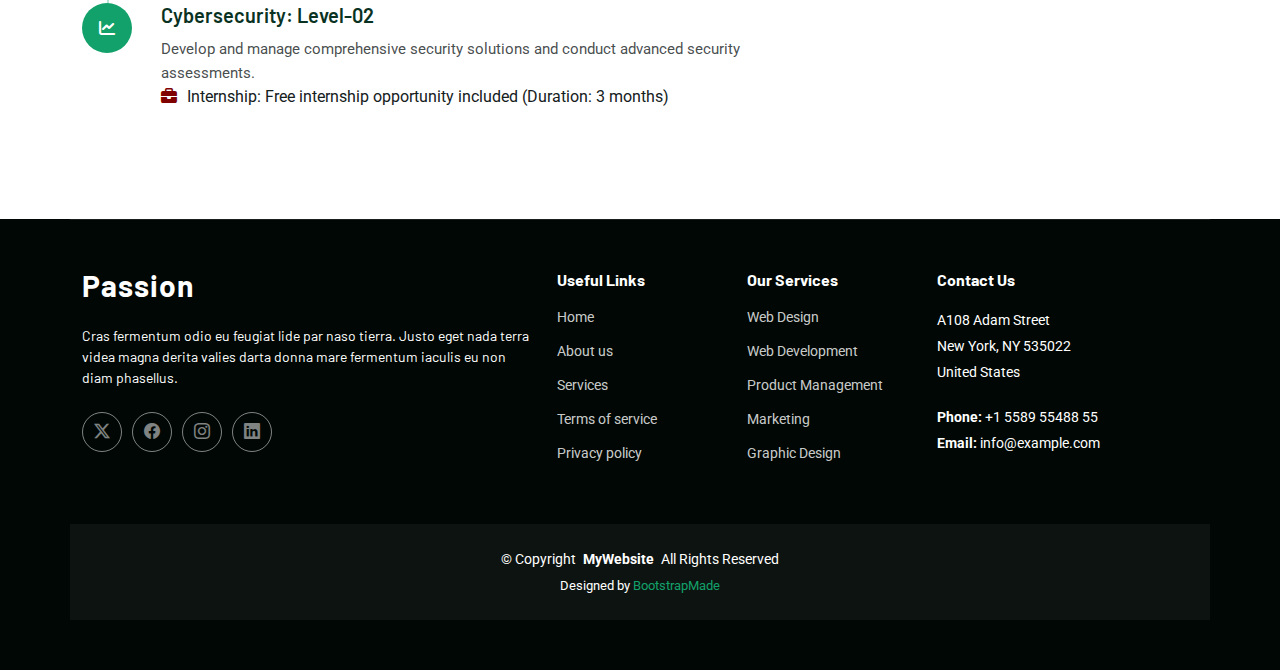
<file: cybersecurity.html>
<!DOCTYPE html>
<html lang="en">

<head>
  <meta charset="utf-8">
  <meta content="width=device-width, initial-scale=1.0" name="viewport">
  <title>Cybersecurity</title>
  <meta name="description" content="">
  <meta name="keywords" content="">

  <!-- Favicons -->
  <link href="assets/img/favicon.png" rel="icon">
  <link href="assets/img/apple-touch-icon.png" rel="apple-touch-icon">

  <!-- Fonts -->
  <link href="https://fonts.googleapis.com" rel="preconnect">
  <link href="https://fonts.gstatic.com" rel="preconnect" crossorigin>
  <link href="https://fonts.googleapis.com/css2?family=Roboto:ital,wght@0,100;0,300;0,400;0,500;0,700;0,900;1,100;1,300;1,400;1,500;1,700;1,900&family=Inter:wght@100;200;300;400;500;600;700;800;900&family=Barlow:ital,wght@0,100;0,200;0,300;0,400;0,500;0,600;0,700;0,800;0,900;1,100;1,200;1,300;1,400;1,500;1,600;1,700;1,800;1,900&display=swap" rel="stylesheet">

  <!-- Vendor CSS Files -->
  <link href="assets/vendor/bootstrap/css/bootstrap.min.css" rel="stylesheet">
  <link href="assets/vendor/bootstrap-icons/bootstrap-icons.css" rel="stylesheet">
  <link href="assets/vendor/glightbox/css/glightbox.min.css" rel="stylesheet">
  <link href="assets/vendor/swiper/swiper-bundle.min.css" rel="stylesheet">

  <!-- Main CSS File -->
  <link href="assets/css/main.css" rel="stylesheet">

  <!-- =======================================================
  * Template Name: Passion
  * Template URL: https://bootstrapmade.com/passion-bootstrap-template/
  * Updated: Jul 21 2025 with Bootstrap v5.3.7
  * Author: BootstrapMade.com
  * License: https://bootstrapmade.com/license/
  ======================================================== -->
<link rel="stylesheet" href="https://cdnjs.cloudflare.com/ajax/libs/font-awesome/6.4.0/css/all.min.css">

<style>
 form {
  margin-top: 15px;
  padding: 15px;
  /* border: 1px solid #ddd; */
  border-radius: 6px;
  background: transparent;
  
  display: none; /* Hidden by default */
}

form input, form textarea {
  width: 100%;
  padding: 8px;
  margin: 8px 0;
  border-color: transparent;
  background: var(--contrast-color);
  /* border: 1px solid #ccc; */
  border-radius: 8px;
 
}

form button {
  background: white;
  color: maroon;
  padding: 10px;
  border: none;
  border-radius: 4px;
  cursor: pointer;
}

/* form button:hover {
  background: #b36200;
} */
 .bd-course-details-list-box {
    display: grid;
    grid-template-columns: repeat(auto-fit, minmax(220px, 1fr));
    gap: 10px;
}
.bd-course-details-list ul {
    list-style: none;
    padding: 0;
    margin: 0;
}
.bd-course-details-list li {
    display: flex;
    align-items: center;
    gap: 8px;
    margin-bottom: 8px;
}
.list-icon.success {
    color: maroon;
}
#quoteForm { display: none; }
#quoteForm { display: block; }

</style>
</head>

<body class="service-details-page">

  <header id="header" class="header fixed-top">

    <div class="topbar d-flex align-items-center dark-background">
      <div class="container d-flex justify-content-center justify-content-md-between">
        <div class="contact-info d-flex align-items-center">
          <i class="bi bi-envelope d-flex align-items-center"><a href="mailto:info@avanteia.com.com">info@avanteia.com</a></i>
          <i class="bi bi-phone d-flex align-items-center ms-4"><a href="tel:+919307402403">+91 93074 02403</a></i>
        </div>
        <div class="social-links d-none d-md-flex align-items-center">
          <a href="https://x.com/avanteia_" class="twitter"><i class="bi bi-twitter-x"></i></a>
          <a href="https://www.facebook.com/profile.php?id=61550634330052" class="facebook"><i class="bi bi-facebook"></i></a>
          <a href="https://instagram.com/avanteia" class="instagram"><i class="bi bi-instagram"></i></a>
          <a href="https://www.linkedin.com/company/avanteia-pvt-ltd/" class="linkedin"><i class="bi bi-linkedin"></i></a>
        </div>
      </div>
    </div><!-- End Top Bar -->

    <div class="branding d-flex align-items-cente">

      <div class="container position-relative d-flex align-items-center justify-content-between">
        <a href="index.html" class="logo d-flex align-items-center">
            <img src="assets/img/logo.png" alt="img" class="img-fluid">
          </a>

        <nav id="navmenu" class="navmenu">
          <ul>
            <li><a href="#hero" class="active">Home</a></li>
            <li><a href="#about">About</a></li>
            <li><a href="#services">Services</a></li>
            <li><a href="#portfolio">Portfolio</a></li>
            <li><a href="#team">Team</a></li>
            <li class="dropdown"><a href="#"><span>Dropdown</span> <i class="bi bi-chevron-down toggle-dropdown"></i></a>
              <ul>
                <li><a href="#">Dropdown 1</a></li>
                <li class="dropdown"><a href="#"><span>Deep Dropdown</span> <i class="bi bi-chevron-down toggle-dropdown"></i></a>
                  <ul>
                    <li><a href="#">Deep Dropdown 1</a></li>
                    <li><a href="#">Deep Dropdown 2</a></li>
                    <li><a href="#">Deep Dropdown 3</a></li>
                    <li><a href="#">Deep Dropdown 4</a></li>
                    <li><a href="#">Deep Dropdown 5</a></li>
                  </ul>
                </li>
                <li><a href="#">Dropdown 2</a></li>
                <li><a href="#">Dropdown 3</a></li>
                <li><a href="#">Dropdown 4</a></li>
              </ul>
            </li>

            <!-- Megamenu 2 -->
            <li class="megamenu-2"><a href="#"><span>Megamenu</span> <i class="bi bi-chevron-down toggle-dropdown"></i></a>

              <!-- Mobile Megamenu -->
              <ul class="mobile-megamenu">

                <li><a href="#">Product Analytics</a></li>
                <li><a href="#">Customer Insights</a></li>
                <li><a href="#">Market Research</a></li>

                <li class="dropdown"><a href="#"><span>Enterprise Software</span> <i class="bi bi-chevron-down toggle-dropdown"></i></a>
                  <ul>
                    <li><a href="#">CRM Solutions</a></li>
                    <li><a href="#">ERP Systems</a></li>
                    <li><a href="#">Workflow Automation</a></li>
                    <li><a href="#">Document Management</a></li>
                    <li><a href="#">Business Intelligence</a></li>
                    <li><a href="#">Integration Platform</a></li>
                  </ul>
                </li>

                <li class="dropdown"><a href="#"><span>Development Tools</span> <i class="bi bi-chevron-down toggle-dropdown"></i></a>
                  <ul>
                    <li><a href="#">Code Editors</a></li>
                    <li><a href="#">Version Control</a></li>
                    <li><a href="#">Testing Frameworks</a></li>
                    <li><a href="#">Deployment Tools</a></li>
                    <li><a href="#">API Management</a></li>
                    <li><a href="#">Performance Monitoring</a></li>
                  </ul>
                </li>

                <li class="dropdown"><a href="#"><span>Creative Suite</span> <i class="bi bi-chevron-down toggle-dropdown"></i></a>
                  <ul>
                    <li><a href="#">Design Software</a></li>
                    <li><a href="#">Video Editing</a></li>
                    <li><a href="#">Audio Production</a></li>
                    <li><a href="#">Animation Tools</a></li>
                    <li><a href="#">Photo Editing</a></li>
                    <li><a href="#">3D Modeling</a></li>
                  </ul>
                </li>

                <li class="dropdown"><a href="#"><span>Resources</span> <i class="bi bi-chevron-down toggle-dropdown"></i></a>
                  <ul>
                    <li><a href="#">Documentation</a></li>
                    <li><a href="#">Tutorials</a></li>
                    <li><a href="#">Community</a></li>
                    <li><a href="#">Blog Posts</a></li>
                  </ul>
                </li>

              </ul><!-- End Mobile Megamenu -->

              <!-- Desktop Megamenu -->
              <div class="desktop-megamenu">

                <div class="tab-navigation">
                  <ul class="nav nav-tabs flex-column" id="2190-megamenu-tabs" role="tablist">
                    <li class="nav-item" role="presentation">
                      <button class="nav-link active" id="2190-tab-1-tab" data-bs-toggle="tab" data-bs-target="#2190-tab-1" type="button" role="tab" aria-controls="2190-tab-1" aria-selected="true">
                        <i class="bi bi-building-gear"></i>
                        <span>Enterprise Software</span>
                      </button>
                    </li>
                    <li class="nav-item" role="presentation">
                      <button class="nav-link" id="2190-tab-2-tab" data-bs-toggle="tab" data-bs-target="#2190-tab-2" type="button" role="tab" aria-controls="2190-tab-2" aria-selected="false">
                        <i class="bi bi-code-slash"></i>
                        <span>Development Tools</span>
                      </button>
                    </li>
                    <li class="nav-item" role="presentation">
                      <button class="nav-link" id="2190-tab-3-tab" data-bs-toggle="tab" data-bs-target="#2190-tab-3" type="button" role="tab" aria-controls="2190-tab-3" aria-selected="false">
                        <i class="bi bi-palette"></i>
                        <span>Creative Suite</span>
                      </button>
                    </li>
                    <li class="nav-item" role="presentation">
                      <button class="nav-link" id="2190-tab-4-tab" data-bs-toggle="tab" data-bs-target="#2190-tab-4" type="button" role="tab" aria-controls="2190-tab-4" aria-selected="false">
                        <i class="bi bi-journal-text"></i>
                        <span>Resources</span>
                      </button>
                    </li>
                  </ul>
                </div>

                <div class="tab-content">

                  <!-- Enterprise Software Tab -->
                  <div class="tab-pane fade show active" id="2190-tab-1" role="tabpanel" aria-labelledby="2190-tab-1-tab">
                    <div class="content-grid">
                      <div class="product-section">
                        <h4>Core Solutions</h4>
                        <div class="product-list">
                          <a href="#" class="product-link">
                            <i class="bi bi-people"></i>
                            <div>
                              <span>CRM Solutions</span>
                              <small>Manage customer relationships effectively</small>
                            </div>
                          </a>
                          <a href="#" class="product-link">
                            <i class="bi bi-diagram-3"></i>
                            <div>
                              <span>ERP Systems</span>
                              <small>Integrate all business processes</small>
                            </div>
                          </a>
                          <a href="#" class="product-link">
                            <i class="bi bi-gear-wide"></i>
                            <div>
                              <span>Workflow Automation</span>
                              <small>Streamline repetitive tasks</small>
                            </div>
                          </a>
                        </div>
                      </div>

                      <div class="product-section">
                        <h4>Data &amp; Analytics</h4>
                        <div class="product-list">
                          <a href="#" class="product-link">
                            <i class="bi bi-file-earmark-text"></i>
                            <div>
                              <span>Document Management</span>
                              <small>Organize and secure documents</small>
                            </div>
                          </a>
                          <a href="#" class="product-link">
                            <i class="bi bi-bar-chart"></i>
                            <div>
                              <span>Business Intelligence</span>
                              <small>Make data-driven decisions</small>
                            </div>
                          </a>
                          <a href="#" class="product-link">
                            <i class="bi bi-share"></i>
                            <div>
                              <span>Integration Platform</span>
                              <small>Connect all your systems</small>
                            </div>
                          </a>
                        </div>
                      </div>
                    </div>

                    <div class="featured-banner">
                      <div class="banner-content">
                        <img src="assets/img/misc/misc-7.webp" alt="Enterprise Solutions" class="banner-image">
                        <div class="banner-info">
                          <h5>Enterprise Package</h5>
                          <p>Comprehensive business management solution with advanced features and 24/7 support.</p>
                          <a href="#" class="cta-btn">Get Started <i class="bi bi-arrow-right"></i></a>
                        </div>
                      </div>
                    </div>
                  </div>

                  <!-- Development Tools Tab -->
                  <div class="tab-pane fade" id="2190-tab-2" role="tabpanel" aria-labelledby="2190-tab-2-tab">
                    <div class="content-grid">
                      <div class="product-section">
                        <h4>Code &amp; Build</h4>
                        <div class="product-list">
                          <a href="#" class="product-link">
                            <i class="bi bi-code-square"></i>
                            <div>
                              <span>Code Editors</span>
                              <small>Advanced development environment</small>
                            </div>
                          </a>
                          <a href="#" class="product-link">
                            <i class="bi bi-git"></i>
                            <div>
                              <span>Version Control</span>
                              <small>Track changes and collaborate</small>
                            </div>
                          </a>
                          <a href="#" class="product-link">
                            <i class="bi bi-check2-square"></i>
                            <div>
                              <span>Testing Frameworks</span>
                              <small>Ensure code quality</small>
                            </div>
                          </a>
                        </div>
                      </div>

                      <div class="product-section">
                        <h4>Deploy &amp; Monitor</h4>
                        <div class="product-list">
                          <a href="#" class="product-link">
                            <i class="bi bi-cloud-upload"></i>
                            <div>
                              <span>Deployment Tools</span>
                              <small>Seamless application deployment</small>
                            </div>
                          </a>
                          <a href="#" class="product-link">
                            <i class="bi bi-api"></i>
                            <div>
                              <span>API Management</span>
                              <small>Design and manage APIs</small>
                            </div>
                          </a>
                          <a href="#" class="product-link">
                            <i class="bi bi-speedometer2"></i>
                            <div>
                              <span>Performance Monitoring</span>
                              <small>Track application performance</small>
                            </div>
                          </a>
                        </div>
                      </div>
                    </div>

                    <div class="featured-banner">
                      <div class="banner-content">
                        <img src="assets/img/misc/misc-12.webp" alt="Development Tools" class="banner-image">
                        <div class="banner-info">
                          <h5>Developer Suite</h5>
                          <p>Complete toolkit for modern development teams with integrated CI/CD pipelines.</p>
                          <a href="#" class="cta-btn">Explore Tools <i class="bi bi-arrow-right"></i></a>
                        </div>
                      </div>
                    </div>
                  </div>

                  <!-- Creative Suite Tab -->
                  <div class="tab-pane fade" id="2190-tab-3" role="tabpanel" aria-labelledby="2190-tab-3-tab">
                    <div class="content-grid">
                      <div class="product-section">
                        <h4>Design &amp; Visual</h4>
                        <div class="product-list">
                          <a href="#" class="product-link">
                            <i class="bi bi-brush"></i>
                            <div>
                              <span>Design Software</span>
                              <small>Professional graphic design tools</small>
                            </div>
                          </a>
                          <a href="#" class="product-link">
                            <i class="bi bi-camera-video"></i>
                            <div>
                              <span>Video Editing</span>
                              <small>Professional video production</small>
                            </div>
                          </a>
                          <a href="#" class="product-link">
                            <i class="bi bi-image"></i>
                            <div>
                              <span>Photo Editing</span>
                              <small>Advanced image manipulation</small>
                            </div>
                          </a>
                        </div>
                      </div>

                      <div class="product-section">
                        <h4>Media Production</h4>
                        <div class="product-list">
                          <a href="#" class="product-link">
                            <i class="bi bi-music-note"></i>
                            <div>
                              <span>Audio Production</span>
                              <small>Professional audio editing</small>
                            </div>
                          </a>
                          <a href="#" class="product-link">
                            <i class="bi bi-play-circle"></i>
                            <div>
                              <span>Animation Tools</span>
                              <small>Create stunning animations</small>
                            </div>
                          </a>
                          <a href="#" class="product-link">
                            <i class="bi bi-box"></i>
                            <div>
                              <span>3D Modeling</span>
                              <small>Advanced 3D design software</small>
                            </div>
                          </a>
                        </div>
                      </div>
                    </div>

                    <div class="featured-banner">
                      <div class="banner-content">
                        <img src="assets/img/misc/misc-5.webp" alt="Creative Suite" class="banner-image">
                        <div class="banner-info">
                          <h5>Creative Pro</h5>
                          <p>Everything you need for creative projects, from concept to final production.</p>
                          <a href="#" class="cta-btn">Start Creating <i class="bi bi-arrow-right"></i></a>
                        </div>
                      </div>
                    </div>
                  </div>

                  <!-- Resources Tab -->
                  <div class="tab-pane fade" id="2190-tab-4" role="tabpanel" aria-labelledby="2190-tab-4-tab">
                    <div class="resources-layout">
                      <div class="resource-categories">
                        <div class="resource-category">
                          <i class="bi bi-book"></i>
                          <h5>Documentation</h5>
                          <p>Comprehensive guides and API references for all our products and services.</p>
                          <a href="#" class="resource-link">Browse Docs <i class="bi bi-arrow-right"></i></a>
                        </div>
                        <div class="resource-category">
                          <i class="bi bi-play-circle"></i>
                          <h5>Video Tutorials</h5>
                          <p>Step-by-step video guides to help you get the most out of our solutions.</p>
                          <a href="#" class="resource-link">Watch Tutorials <i class="bi bi-arrow-right"></i></a>
                        </div>
                        <div class="resource-category">
                          <i class="bi bi-chat-square-dots"></i>
                          <h5>Community Forum</h5>
                          <p>Connect with other users, share tips, and get answers to your questions.</p>
                          <a href="#" class="resource-link">Join Community <i class="bi bi-arrow-right"></i></a>
                        </div>
                        <div class="resource-category">
                          <i class="bi bi-newspaper"></i>
                          <h5>Blog &amp; Articles</h5>
                          <p>Latest insights, best practices, and industry trends from our experts.</p>
                          <a href="#" class="resource-link">Read Blog <i class="bi bi-arrow-right"></i></a>
                        </div>
                      </div>
                    </div>
                  </div>

                </div>

              </div><!-- End Desktop Megamenu -->

            </li><!-- End Megamenu 2 -->

            <li><a href="#contact">Contact</a></li>

          </ul>
          <i class="mobile-nav-toggle d-xl-none bi bi-list"></i>
        </nav>

      </div>

    </div>

  </header>

  <main class="main">

    <!-- Page Title -->
    <div class="page-title dark-background" style="background-image: url(assets/img/bg/bg-14.webp);">
      <div class="container position-relative">
        <h1>Service Details</h1>
        <p>Esse dolorum voluptatum ullam est sint nemo et est ipsa porro placeat quibusdam quia assumenda numquam molestias.</p>
        <nav class="breadcrumbs">
          <ol>
            <li><a href="index.html">Home</a></li>
            <li class="current">Service Details</li>
          </ol>
        </nav>
      </div>
    </div><!-- End Page Title -->

    <!-- Service Details Section -->
    <section id="service-details" class="service-details section">

      <div class="container">

        <div class="row gy-5">

          <div class="col-lg-8">
            <div class="service-hero">
              <img src="assets/img/quizcybersecurity_converted.webp" alt="" class="img-fluid">
              <!-- <div class="service-badge">
                <span>Premium Service</span>
              </div> -->
            </div>

            <div class="service-content">
              <div class="service-header">
                <h2>Cybersecurity</h2>
                <p class="service-intro">Cybersecurity is the practice of protecting systems, networks, and data from digital threats such as hacking, malware, and unauthorized access. It involves tools, technologies, and processes designed to safeguard information, ensure privacy, and maintain the integrity of digital assets. With the rise of online activities, cybersecurity is essential for individuals and businesses to prevent data breaches, financial loss, and disruption of services.</p>
              </div>

              <div class="service-features">
                <h4>Topics Covered</h4>
                <div class="row gy-3">
                  <!-- <div class="col-md-6">
                    <div class="feature-item">
                      <div class="feature-icon">
                        <i class="bi bi-graph-up-arrow"></i>
                      </div>
                      <div class="feature-content">
                        <h5>Analytics &amp; Reporting</h5>
                        <p>Comprehensive tracking and performance analysis</p>
                      </div>
                    </div>
                  </div>
                  <div class="col-md-6">
                    <div class="feature-item">
                      <div class="feature-icon">
                        <i class="bi bi-people"></i>
                      </div>
                      <div class="feature-content">
                        <h5>Audience Targeting</h5>
                        <p>Precise demographic and behavioral targeting</p>
                      </div>
                    </div>
                  </div>
                  <div class="col-md-6">
                    <div class="feature-item">
                      <div class="feature-icon">
                        <i class="bi bi-megaphone"></i>
                      </div>
                      <div class="feature-content">
                        <h5>Multi-Channel Campaigns</h5>
                        <p>Integrated social media and search marketing</p>
                      </div>
                    </div>
                  </div>
                  <div class="col-md-6">
                    <div class="feature-item">
                      <div class="feature-icon">
                        <i class="bi bi-gear"></i>
                      </div>
                      <div class="feature-content">
                        <h5>Strategy Optimization</h5>
                        <p>Continuous refinement for maximum ROI</p>
                      </div>
                    </div>
                  </div> -->

                  <div class="bd-course-details-content mb-30">
    <!-- <h3 class="bd-course-details-content-title"></h3> -->
    <div class="bd-course-details-list-box">
        
        <!-- List -->
        <div class="bd-course-details-list">
            <ul>
              <h5 style="font-weight:600;">Cybersecurity: Beginner</h5>
                <li>
                    <span class="list-icon success"><i class="fa-solid fa-check" ></i></span> Exploring ethical hacking
                </li>
                <li>
                    <span class="list-icon success"><i class="fa-solid fa-check"></i></span> Gathering information about target computer systems - footprinting and investigation
                </li>
                <li>
                    <span class="list-icon success"><i class="fa-solid fa-check"></i></span> Exploring malware threats and their countermeasures
                </li>
                <li>
                    <span class="list-icon success"><i class="fa-solid fa-check"></i></span> Gaining access to systems - hacking
                </li>
                <li>
                    <span class="list-icon success"><i class="fa-solid fa-check"></i></span> Monitoring and capturing data packets using sniffing
                </li>
                <li>
                    <span class="list-icon success"><i class="fa-solid fa-check"></i></span> Web servers and threats associated with it
                </li>
                <li>
                    <span class="list-icon success"><i class="fa-solid fa-check"></i></span> Injecting code in data-driven applications: SQL injection
                </li>
                <li>
                    <span class="list-icon success"><i class="fa-solid fa-check"></i></span> Hacking mobile platforms and threats associated with it
                </li>
                <li>
                    <span class="list-icon success"><i class="fa-solid fa-check"></i></span> Cloud computing, virtualization, and threats associated with it
                </li>
                <br>
                <h5 style="font-weight:600;">Cybersecurity: Level-01</h5>
                <li>
                    <span class="list-icon success"><i class="fa-solid fa-check" ></i></span> Exploring ethical hacking

                </li>
                <li>
                    <span class="list-icon success"><i class="fa-solid fa-check"></i></span> Associated protocols
                </li>
                <li>
                    <span class="list-icon success"><i class="fa-solid fa-check"></i></span> Gathering information about target computer systems - footprinting and investigation
                </li>
                <li>
                    <span class="list-icon success"><i class="fa-solid fa-check"></i></span> Scanning computers in the networks
                </li>
                <li>
                    <span class="list-icon success"><i class="fa-solid fa-check"></i></span> Vulnerabilities associated with systems
                </li>
                <li>
                    <span class="list-icon success"><i class="fa-solid fa-check"></i></span> Exploring malware threats and their countermeasures
                </li>
                <li>
                    <span class="list-icon success"><i class="fa-solid fa-check"></i></span> Enumeration - listing the system/users and connecting them
                </li>
                <li>
                    <span class="list-icon success"><i class="fa-solid fa-check"></i></span> Gaining access to systems - hacking
                </li>
                <li>
                    <span class="list-icon success"><i class="fa-solid fa-check"></i></span> Monitoring and capturing data packets using sniffing
                </li>
                <li>
                    <span class="list-icon success"><i class="fa-solid fa-check"></i></span> Restricting the system access - denial of service (DoS attack)
                </li>
                <li>
                    <span class="list-icon success"><i class="fa-solid fa-check"></i></span> Tricking people to gather confidential information - social engineering
                </li>
                <li>
                    <span class="list-icon success"><i class="fa-solid fa-check"></i></span> Web servers and threats associated with it
                </li>
                <li>
                    <span class="list-icon success"><i class="fa-solid fa-check"></i></span> Web applications and threats associated with it
                </li>
                <li>
                    <span class="list-icon success"><i class="fa-solid fa-check"></i></span> Controlling user session with authenticated TCP connection session hacking
                </li>
                <li>
                    <span class="list-icon success"><i class="fa-solid fa-check"></i></span> Injecting code in data-driven applications - SQL injection
                </li>
                <li>
                    <span class="list-icon success"><i class="fa-solid fa-check"></i></span> Hacking mobile platforms and threats associated with it
                </li>
                <li>
                    <span class="list-icon success"><i class="fa-solid fa-check"></i></span> Encrypting and decrypting the code - cryptography and its types
                </li>
                <li>
                    <span class="list-icon success"><i class="fa-solid fa-check"></i></span> Evading IDS, firewalls, and honeypots
                </li>
                <li>
                    <span class="list-icon success"><i class="fa-solid fa-check"></i></span> Wireless networks and threats associated with it
                </li>
                <br>
                <h5 style="font-weight:600;">Cybersecurity: Level-02</h5>
                <li>
                    <span class="list-icon success"><i class="fa-solid fa-check" ></i></span> Exploring ethical hacking
                </li>
                <li>
                    <span class="list-icon success"><i class="fa-solid fa-check"></i></span> Associated protocols
                </li>
                <li>
                    <span class="list-icon success"><i class="fa-solid fa-check"></i></span> Gathering information about target computer systems - footprinting and investigation
                </li>
                <li>
                    <span class="list-icon success"><i class="fa-solid fa-check"></i></span> Scanning computers in the networks
                </li>
                <li>
                    <span class="list-icon success"><i class="fa-solid fa-check"></i></span> Vulnerabilities associated with systems
                </li>
                <li>
                    <span class="list-icon success"><i class="fa-solid fa-check"></i></span> Exploring malware threats and their countermeasures
                </li>
                <li>
                    <span class="list-icon success"><i class="fa-solid fa-check"></i></span> Enumeration - listing the system/users and connecting them
                </li>
                <li>
                    <span class="list-icon success"><i class="fa-solid fa-check"></i></span> Gaining access to systems - hacking
                </li>
                <li>
                    <span class="list-icon success"><i class="fa-solid fa-check"></i></span> Monitoring and capturing data packets using sniffing
                </li>
                <li>
                    <span class="list-icon success"><i class="fa-solid fa-check"></i></span> Restricting the system access - denial of service (DoS attack)
                </li>
                <li>
                    <span class="list-icon success"><i class="fa-solid fa-check"></i></span> Tricking people to gather confidential information - social engineering
                </li>
                <li>
                    <span class="list-icon success"><i class="fa-solid fa-check"></i></span> Web servers and threats associated with it
                </li>
                <li>
                    <span class="list-icon success"><i class="fa-solid fa-check"></i></span> Web applications and threats associated with it
                </li>
                <li>
                    <span class="list-icon success"><i class="fa-solid fa-check"></i></span> Controlling user session with authenticated TCP connection - session hacking
                </li>
                <li>
                    <span class="list-icon success"><i class="fa-solid fa-check"></i></span> Injecting code in data-driven applications - SQL injection
                </li>
                <li>
                    <span class="list-icon success"><i class="fa-solid fa-check"></i></span> Hacking mobile platforms and threats associated with it
                </li>
                <li>
                    <span class="list-icon success"><i class="fa-solid fa-check"></i></span> Encrypting and decrypting the code - cryptography and its types
                </li>
                <li>
                    <span class="list-icon success"><i class="fa-solid fa-check"></i></span> Evading IDS, firewalls, and honeypots
                </li>
                <li>
                    <span class="list-icon success"><i class="fa-solid fa-check"></i></span> Wireless networks and threats associated with it
                </li>
                <li>
                    <span class="list-icon success"><i class="fa-solid fa-check"></i></span> Cloud computing vrtulisation and threats asscociate with it
                </li>
                <li>
                    <span class="list-icon success"><i class="fa-solid fa-check"></i></span> Output analysis and report
                </li>
                <li>
                    <span class="list-icon success"><i class="fa-solid fa-check"></i></span> Economic and laws-password and encryption
                </li>
            </ul>

        </div>
    </div>
</div>
                </div>
              </div>

              <div class="service-process">
                <h4>Overview</h4>
                <div class="process-steps">
                  <div class="process-step">
                    <div class="step-number" >
                     <i class="fa-solid fa-chart-line" style="color: white;"></i></div>&nbsp;
                    <div class="step-content">
                      <h5>Cybersecurity: Beginner</h5>
                      <p>Understand core cybersecurity principles and identify common threats.</p>
                    </div>
                  </div>
                  <div class="process-step">
                    <div class="step-number" >
                     <i class="fa-solid fa-chart-line" style="color: white;"></i></div>&nbsp;
                    <div class="step-content">
                      <h5>Cybersecurity: Level-01</h5>
                      <p>Implement security measures, manage risks, and respond to security incidents.</p>
                    </div>
                  </div>
                  <div class="process-step">
                    <div class="step-number" >
                     <i class="fa-solid fa-chart-line" style="color: white;"></i></div>&nbsp;
                    <div class="step-content">
                      <h5>Cybersecurity: Level-02</h5>
                      <p>Develop and manage comprehensive security solutions and conduct advanced security assessments.</p>
                      <div>
                        <table>
                          <tr><i class="fas fa-briefcase" style="color: maroon; margin-right: 10px;"></i>Internship: Free internship opportunity included (Duration: 3 months)</tr>
                        </table>
                      </div>
                    </div>
                  </div>
    
                  <!-- <div class="process-step">
                    <div class="step-number" >
                     <i class="fa-solid fa-chart-line" style="color: white;"></i></div>&nbsp;
                    <div class="step-content">
                      <h5>Monitoring &amp; Optimization</h5>
                      <p>Vivamus magna justo, lacinia eget consectetur sed, convallis at tellus. Proin eget tortor risus donec sollicitudin molestie.</p>
                    </div>
                  </div> -->
                </div>
              </div>

              <!-- <div class="service-gallery">
                <h4>Project Showcase</h4>
                <div class="row gy-3">
                  <div class="col-md-4">
                    <img src="assets/img/services/services-2.webp" alt="" class="img-fluid rounded">
                  </div>
                  <div class="col-md-4">
                    <img src="assets/img/services/services-8.webp" alt="" class="img-fluid rounded">
                  </div>
                  <div class="col-md-4">
                    <img src="assets/img/services/services-11.webp" alt="" class="img-fluid rounded">
                  </div>
                </div>
              </div> -->

              
            </div>
          </div>

          <div class="col-lg-4">
            <div class="service-sidebar">

              <div class="service-menu">
                <h4>Our Services</h4>
                <div class="menu-list">
                  <a href="cybersecurity.html" class="menu-item active">
                    <i class="bi bi-arrow-right"></i>
                    <span>Cybersecurity</span>
                  </a>
                  <a href="web_development.html" class="menu-item">
                    <i class="bi bi-arrow-right"></i>
                    <span>Web Development</span>
                  </a>
                  <a href="service-details.html" class="menu-item">
                    <i class="bi bi-arrow-right"></i>
                    <span>Digital Marketing</span>
                  </a>
                  <a href="blockchain_development.html" class="menu-item">
                    <i class="bi bi-arrow-right"></i>
                    <span>Blockchain Development</span>
                  </a>
                  <a href="AI.html" class="menu-item">
                    <i class="bi bi-arrow-right"></i>
                    <span>Artificial Intelligence</span>
                  </a>
                  <a href="internetofthings.html" class="menu-item">
                    <i class="bi bi-arrow-right"></i>
                    <span>Internet of Things</span>
                  </a>
                  <a href="data_science.html" class="menu-item">
                    <i class="bi bi-arrow-right"></i>
                    <span>Data Science</span>
                  </a>
                  <a href="machine_learning.html" class="menu-item">
                    <i class="bi bi-arrow-right"></i>
                    <span>Machine Learning</span>
                  </a>
                  <a href="cloud_computing.html" class="menu-item">
                    <i class="bi bi-arrow-right"></i>
                    <span>Cloud Computing</span>
                  </a>
                  <a href="big_data_analytics.html" class="menu-item">
                    <i class="bi bi-arrow-right"></i>
                    <span>Big Data Analytics</span>
                  </a>
                </div>
              </div>

              <div class="service-info">
                <h4>Service Details</h4>
                <div class="info-list">
                  <div class="info-item">
                    <span class="info-label">Duration:</span>
                    <span class="info-value">1-3 months</span>
                  </div>
                  <div class="info-item">
                    <span class="info-label">Internship:</span>
                    <span class="info-value">3 months</span>
                  </div>
                  <div class="info-item">
                    <span class="info-label">Certification:</span>
                    <span class="info-value">Yes</span>
                  </div>
                  <!-- <div class="info-item">
                    <span class="info-label">Support:</span>
                    <span class="info-value">24/7 monitoring</span>
                  </div> -->
                </div>
              </div>

              <div class="contact-card">
                <div class="contact-content">
                  <h4>Need Help?</h4>
                  <p>We’re here to guide you every step of the way.</p>
                  <div class="contact-info">
                    <div class="contact-item">
                      <i class="bi bi-telephone"></i>
                      <span>+91 93074 02403</span>
                    </div>
                    <div class="contact-item">
                      <i class="bi bi-envelope"></i>
                      <span>info@avanteia.com</span>
                    </div>
                  </div>
                 <!-- <a href="#" id="getQuoteBtn" class="btn btn-primary">Submit</a> -->

<!-- Form always visible -->
<form id="quoteForm" action="https://formsubmit.co/info@avanteia.com" method="POST">
  <input type="text" name="name" placeholder="Your Name" required>
  <input type="email" name="email" placeholder="Your Email" required>
  <input type="text" name="subject" placeholder="Subject" required>
  <textarea name="comment" placeholder="Your Comment" rows="4" required></textarea>
  <button type="submit" class="btn btn-primary">Submit</button>
</form>
                  
                </div>

              </div>

            </div>
          </div>

        </div>

      </div>

    </section><!-- /Service Details Section -->

  </main>

  <footer id="footer" class="footer position-relative dark-background">

    <div class="container footer-top">
      <div class="row gy-4">
        <div class="col-lg-5 col-md-12 footer-about">
          <a href="index.html" class="logo d-flex align-items-center">
            <span class="sitename">Passion</span>
          </a>
          <p>Cras fermentum odio eu feugiat lide par naso tierra. Justo eget nada terra videa magna derita valies darta donna mare fermentum iaculis eu non diam phasellus.</p>
          <div class="social-links d-flex mt-4">
            <a href=""><i class="bi bi-twitter-x"></i></a>
            <a href=""><i class="bi bi-facebook"></i></a>
            <a href=""><i class="bi bi-instagram"></i></a>
            <a href=""><i class="bi bi-linkedin"></i></a>
          </div>
        </div>

        <div class="col-lg-2 col-6 footer-links">
          <h4>Useful Links</h4>
          <ul>
            <li><a href="#">Home</a></li>
            <li><a href="#">About us</a></li>
            <li><a href="#">Services</a></li>
            <li><a href="#">Terms of service</a></li>
            <li><a href="#">Privacy policy</a></li>
          </ul>
        </div>

        <div class="col-lg-2 col-6 footer-links">
          <h4>Our Services</h4>
          <ul>
            <li><a href="#">Web Design</a></li>
            <li><a href="#">Web Development</a></li>
            <li><a href="#">Product Management</a></li>
            <li><a href="#">Marketing</a></li>
            <li><a href="#">Graphic Design</a></li>
          </ul>
        </div>

        <div class="col-lg-3 col-md-12 footer-contact text-center text-md-start">
          <h4>Contact Us</h4>
          <p>A108 Adam Street</p>
          <p>New York, NY 535022</p>
          <p>United States</p>
          <p class="mt-4"><strong>Phone:</strong> <span>+1 5589 55488 55</span></p>
          <p><strong>Email:</strong> <span>info@example.com</span></p>
        </div>

      </div>
    </div>

    <div class="container copyright text-center mt-4">
      <p>© <span>Copyright</span> <strong class="px-1 sitename">MyWebsite</strong> <span>All Rights Reserved</span></p>
      <div class="credits">
        <!-- All the links in the footer should remain intact. -->
        <!-- You can delete the links only if you've purchased the pro version. -->
        <!-- Licensing information: https://bootstrapmade.com/license/ -->
        <!-- Purchase the pro version with working PHP/AJAX contact form: [buy-url] -->
        Designed by <a href="https://bootstrapmade.com/">BootstrapMade</a>
      </div>
    </div>

  </footer>

  <!-- Scroll Top -->
  <a href="#" id="scroll-top" class="scroll-top d-flex align-items-center justify-content-center"><i class="bi bi-arrow-up-short"></i></a>

  <!-- Preloader -->
  <div id="preloader">
    <div></div>
    <div></div>
    <div></div>
    <div></div>
  </div>

  <!-- Vendor JS Files -->
  <script src="assets/vendor/bootstrap/js/bootstrap.bundle.min.js"></script>
  <script src="assets/vendor/php-email-form/validate.js"></script>
  <script src="assets/vendor/glightbox/js/glightbox.min.js"></script>
  <script src="assets/vendor/purecounter/purecounter_vanilla.js"></script>
  <script src="assets/vendor/swiper/swiper-bundle.min.js"></script>
  <script src="assets/vendor/imagesloaded/imagesloaded.pkgd.min.js"></script>
  <script src="assets/vendor/isotope-layout/isotope.pkgd.min.js"></script>

  <!-- Main JS File -->
  <script src="assets/js/main.js"></script>

</body>

</html>
</file>
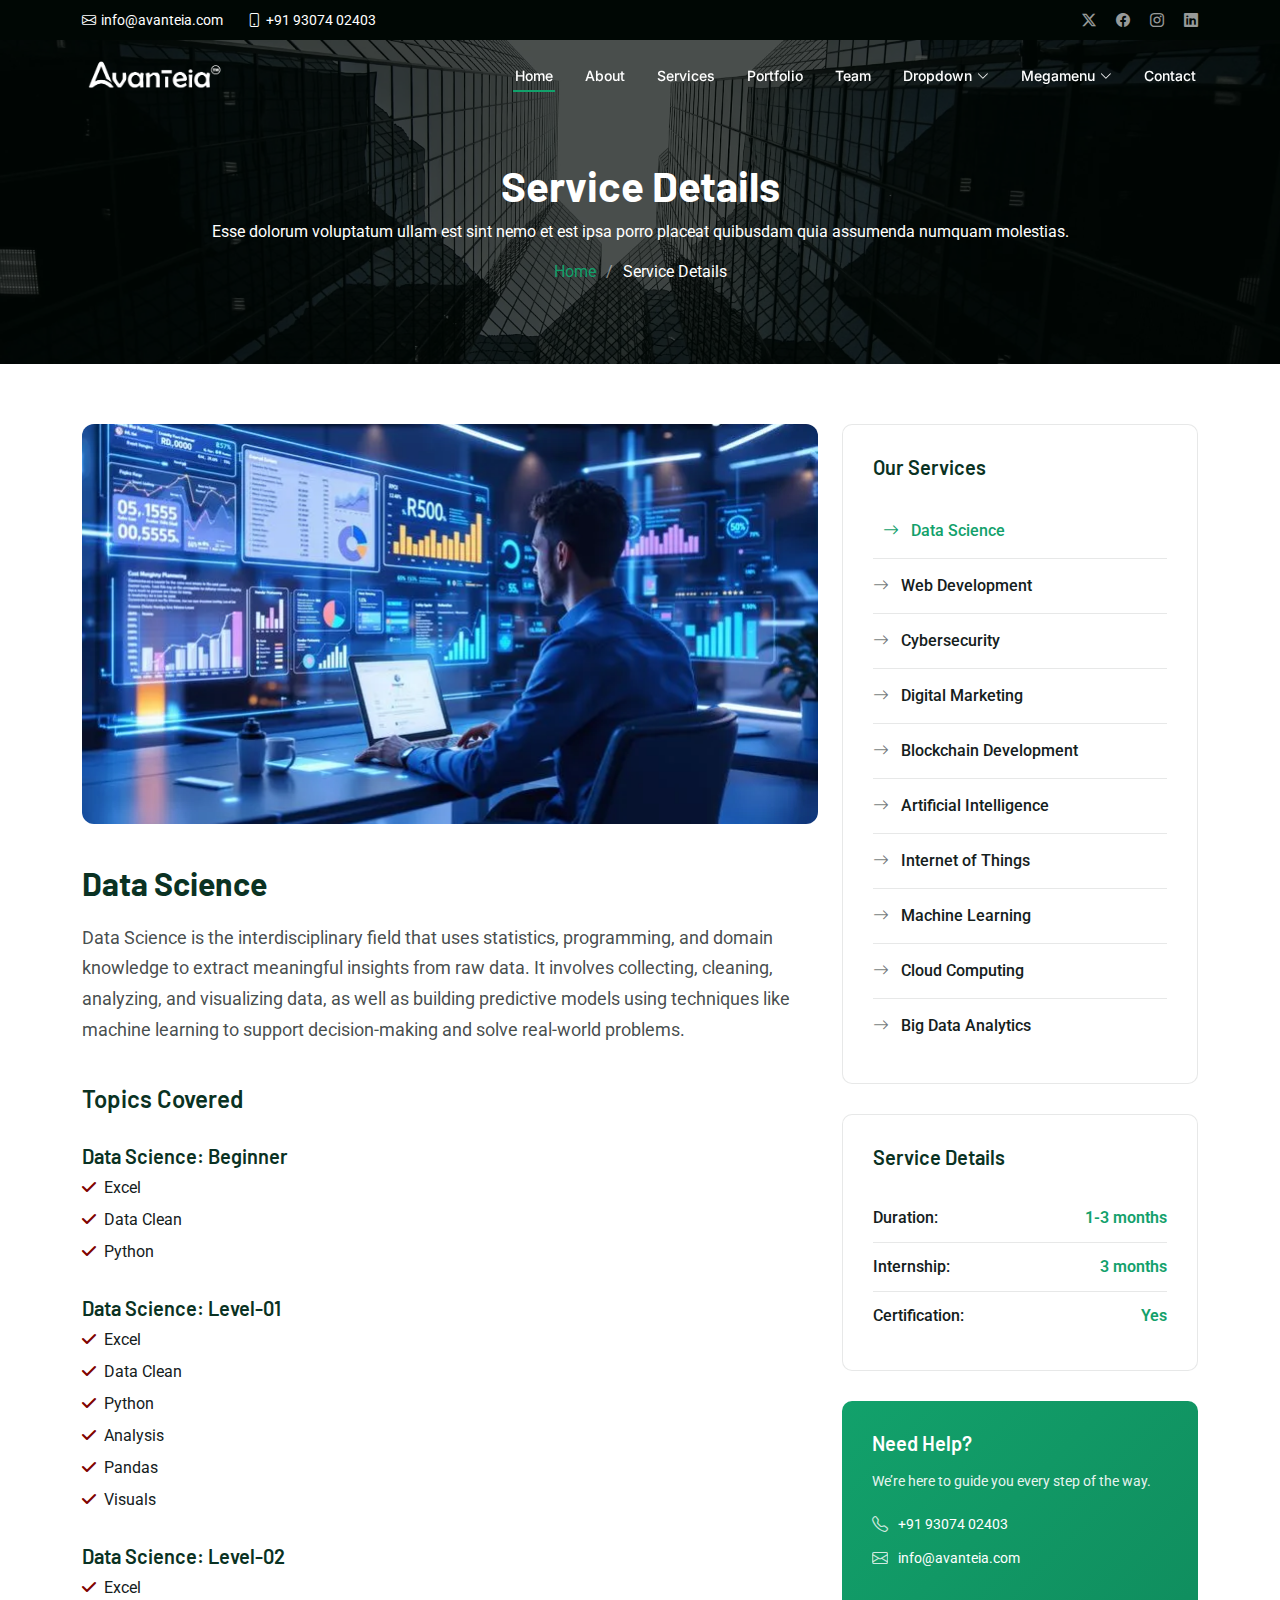
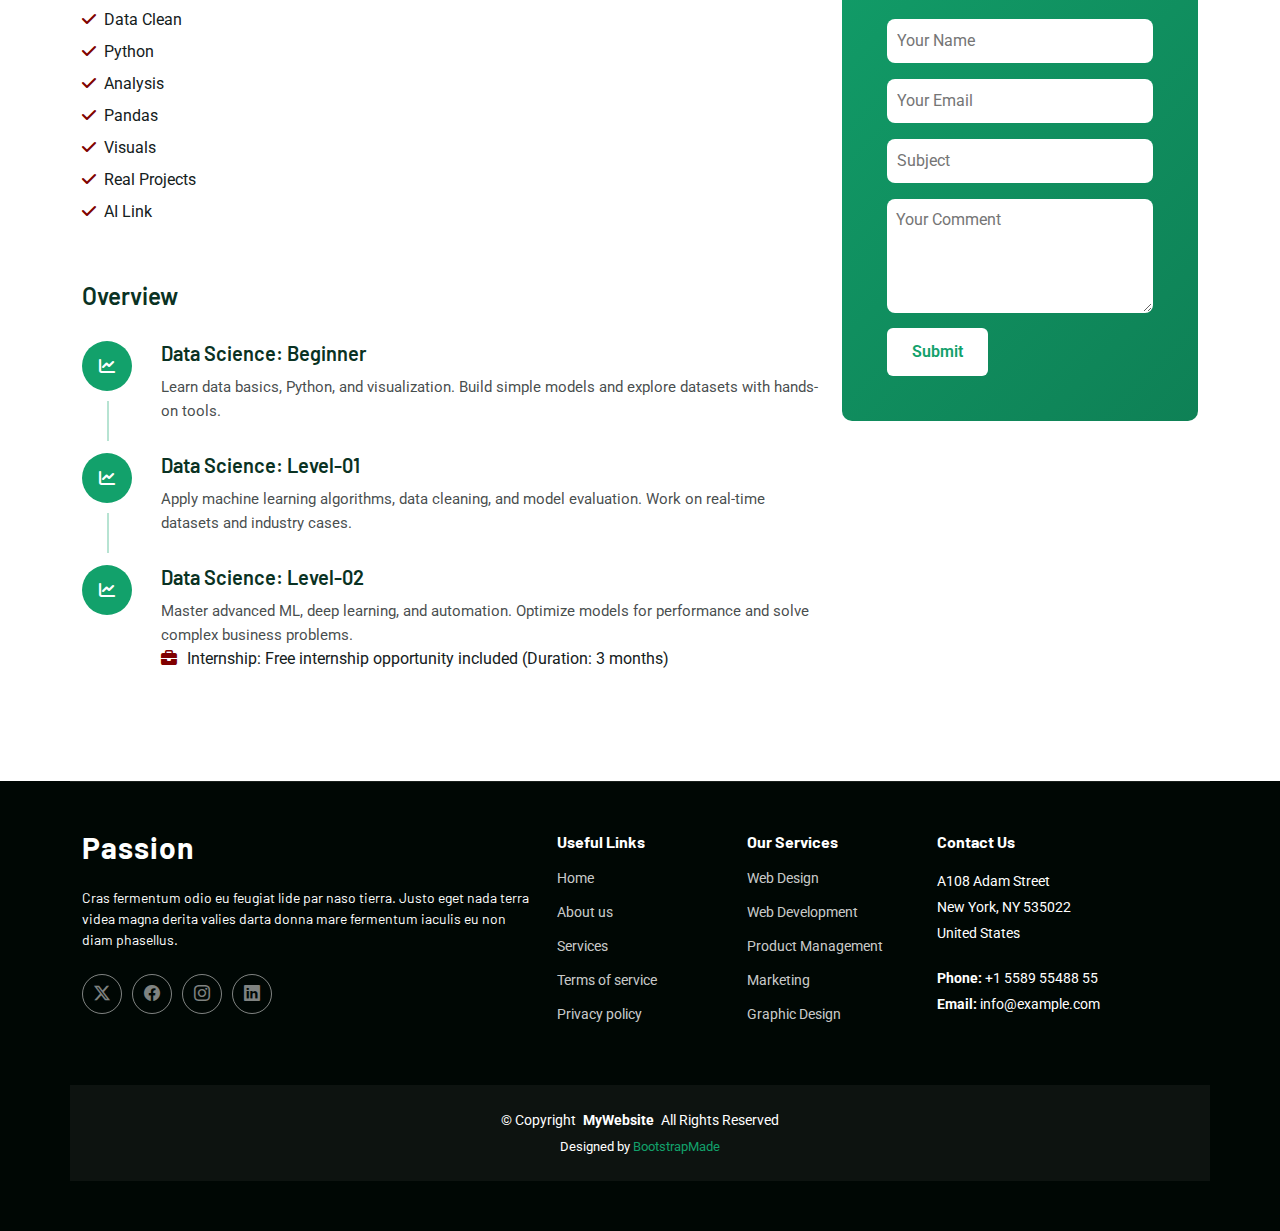
<file: data_science.html>
<!DOCTYPE html>
<html lang="en">

<head>
  <meta charset="utf-8">
  <meta content="width=device-width, initial-scale=1.0" name="viewport">
  <title>Data Science</title>
  <meta name="description" content="">
  <meta name="keywords" content="">

  <!-- Favicons -->
  <link href="assets/img/favicon.png" rel="icon">
  <link href="assets/img/apple-touch-icon.png" rel="apple-touch-icon">

  <!-- Fonts -->
  <link href="https://fonts.googleapis.com" rel="preconnect">
  <link href="https://fonts.gstatic.com" rel="preconnect" crossorigin>
  <link href="https://fonts.googleapis.com/css2?family=Roboto:ital,wght@0,100;0,300;0,400;0,500;0,700;0,900;1,100;1,300;1,400;1,500;1,700;1,900&family=Inter:wght@100;200;300;400;500;600;700;800;900&family=Barlow:ital,wght@0,100;0,200;0,300;0,400;0,500;0,600;0,700;0,800;0,900;1,100;1,200;1,300;1,400;1,500;1,600;1,700;1,800;1,900&display=swap" rel="stylesheet">

  <!-- Vendor CSS Files -->
  <link href="assets/vendor/bootstrap/css/bootstrap.min.css" rel="stylesheet">
  <link href="assets/vendor/bootstrap-icons/bootstrap-icons.css" rel="stylesheet">
  <link href="assets/vendor/glightbox/css/glightbox.min.css" rel="stylesheet">
  <link href="assets/vendor/swiper/swiper-bundle.min.css" rel="stylesheet">

  <!-- Main CSS File -->
  <link href="assets/css/main.css" rel="stylesheet">

  <!-- =======================================================
  * Template Name: Passion
  * Template URL: https://bootstrapmade.com/passion-bootstrap-template/
  * Updated: Jul 21 2025 with Bootstrap v5.3.7
  * Author: BootstrapMade.com
  * License: https://bootstrapmade.com/license/
  ======================================================== -->
<link rel="stylesheet" href="https://cdnjs.cloudflare.com/ajax/libs/font-awesome/6.4.0/css/all.min.css">

<style>
 form {
  margin-top: 15px;
  padding: 15px;
  /* border: 1px solid #ddd; */
  border-radius: 6px;
  background: transparent;
  
  display: none; /* Hidden by default */
}

form input, form textarea {
  width: 100%;
  padding: 8px;
  margin: 8px 0;
  border-color: transparent;
  background: var(--contrast-color);
  /* border: 1px solid #ccc; */
  border-radius: 8px;
 
}

form button {
  background: white;
  color: maroon;
  padding: 10px;
  border: none;
  border-radius: 4px;
  cursor: pointer;
}

/* form button:hover {
  background: #b36200;
} */
 .bd-course-details-list-box {
    display: grid;
    grid-template-columns: repeat(auto-fit, minmax(220px, 1fr));
    gap: 10px;
}
.bd-course-details-list ul {
    list-style: none;
    padding: 0;
    margin: 0;
}
.bd-course-details-list li {
    display: flex;
    align-items: center;
    gap: 8px;
    margin-bottom: 8px;
}
.list-icon.success {
    color: maroon;
}
#quoteForm { display: none; }
#quoteForm { display: block; }

</style>
</head>

<body class="service-details-page">

  <header id="header" class="header fixed-top">

    <div class="topbar d-flex align-items-center dark-background">
      <div class="container d-flex justify-content-center justify-content-md-between">
        <div class="contact-info d-flex align-items-center">
          <i class="bi bi-envelope d-flex align-items-center"><a href="mailto:info@avanteia.com.com">info@avanteia.com</a></i>
          <i class="bi bi-phone d-flex align-items-center ms-4"><a href="tel:+919307402403">+91 93074 02403</a></i>
        </div>
        <div class="social-links d-none d-md-flex align-items-center">
          <a href="https://x.com/avanteia_" class="twitter"><i class="bi bi-twitter-x"></i></a>
          <a href="https://www.facebook.com/profile.php?id=61550634330052" class="facebook"><i class="bi bi-facebook"></i></a>
          <a href="https://instagram.com/avanteia" class="instagram"><i class="bi bi-instagram"></i></a>
          <a href="https://www.linkedin.com/company/avanteia-pvt-ltd/" class="linkedin"><i class="bi bi-linkedin"></i></a>
        </div>
      </div>
    </div><!-- End Top Bar -->

    <div class="branding d-flex align-items-cente">

      <div class="container position-relative d-flex align-items-center justify-content-between">
        <a href="index.html" class="logo d-flex align-items-center">
            <img src="assets/img/logo.png" alt="img" class="img-fluid">
          </a>

        <nav id="navmenu" class="navmenu">
          <ul>
            <li><a href="#hero" class="active">Home</a></li>
            <li><a href="#about">About</a></li>
            <li><a href="#services">Services</a></li>
            <li><a href="#portfolio">Portfolio</a></li>
            <li><a href="#team">Team</a></li>
            <li class="dropdown"><a href="#"><span>Dropdown</span> <i class="bi bi-chevron-down toggle-dropdown"></i></a>
              <ul>
                <li><a href="#">Dropdown 1</a></li>
                <li class="dropdown"><a href="#"><span>Deep Dropdown</span> <i class="bi bi-chevron-down toggle-dropdown"></i></a>
                  <ul>
                    <li><a href="#">Deep Dropdown 1</a></li>
                    <li><a href="#">Deep Dropdown 2</a></li>
                    <li><a href="#">Deep Dropdown 3</a></li>
                    <li><a href="#">Deep Dropdown 4</a></li>
                    <li><a href="#">Deep Dropdown 5</a></li>
                  </ul>
                </li>
                <li><a href="#">Dropdown 2</a></li>
                <li><a href="#">Dropdown 3</a></li>
                <li><a href="#">Dropdown 4</a></li>
              </ul>
            </li>

            <!-- Megamenu 2 -->
            <li class="megamenu-2"><a href="#"><span>Megamenu</span> <i class="bi bi-chevron-down toggle-dropdown"></i></a>

              <!-- Mobile Megamenu -->
              <ul class="mobile-megamenu">

                <li><a href="#">Product Analytics</a></li>
                <li><a href="#">Customer Insights</a></li>
                <li><a href="#">Market Research</a></li>

                <li class="dropdown"><a href="#"><span>Enterprise Software</span> <i class="bi bi-chevron-down toggle-dropdown"></i></a>
                  <ul>
                    <li><a href="#">CRM Solutions</a></li>
                    <li><a href="#">ERP Systems</a></li>
                    <li><a href="#">Workflow Automation</a></li>
                    <li><a href="#">Document Management</a></li>
                    <li><a href="#">Business Intelligence</a></li>
                    <li><a href="#">Integration Platform</a></li>
                  </ul>
                </li>

                <li class="dropdown"><a href="#"><span>Development Tools</span> <i class="bi bi-chevron-down toggle-dropdown"></i></a>
                  <ul>
                    <li><a href="#">Code Editors</a></li>
                    <li><a href="#">Version Control</a></li>
                    <li><a href="#">Testing Frameworks</a></li>
                    <li><a href="#">Deployment Tools</a></li>
                    <li><a href="#">API Management</a></li>
                    <li><a href="#">Performance Monitoring</a></li>
                  </ul>
                </li>

                <li class="dropdown"><a href="#"><span>Creative Suite</span> <i class="bi bi-chevron-down toggle-dropdown"></i></a>
                  <ul>
                    <li><a href="#">Design Software</a></li>
                    <li><a href="#">Video Editing</a></li>
                    <li><a href="#">Audio Production</a></li>
                    <li><a href="#">Animation Tools</a></li>
                    <li><a href="#">Photo Editing</a></li>
                    <li><a href="#">3D Modeling</a></li>
                  </ul>
                </li>

                <li class="dropdown"><a href="#"><span>Resources</span> <i class="bi bi-chevron-down toggle-dropdown"></i></a>
                  <ul>
                    <li><a href="#">Documentation</a></li>
                    <li><a href="#">Tutorials</a></li>
                    <li><a href="#">Community</a></li>
                    <li><a href="#">Blog Posts</a></li>
                  </ul>
                </li>

              </ul><!-- End Mobile Megamenu -->

              <!-- Desktop Megamenu -->
              <div class="desktop-megamenu">

                <div class="tab-navigation">
                  <ul class="nav nav-tabs flex-column" id="2190-megamenu-tabs" role="tablist">
                    <li class="nav-item" role="presentation">
                      <button class="nav-link active" id="2190-tab-1-tab" data-bs-toggle="tab" data-bs-target="#2190-tab-1" type="button" role="tab" aria-controls="2190-tab-1" aria-selected="true">
                        <i class="bi bi-building-gear"></i>
                        <span>Enterprise Software</span>
                      </button>
                    </li>
                    <li class="nav-item" role="presentation">
                      <button class="nav-link" id="2190-tab-2-tab" data-bs-toggle="tab" data-bs-target="#2190-tab-2" type="button" role="tab" aria-controls="2190-tab-2" aria-selected="false">
                        <i class="bi bi-code-slash"></i>
                        <span>Development Tools</span>
                      </button>
                    </li>
                    <li class="nav-item" role="presentation">
                      <button class="nav-link" id="2190-tab-3-tab" data-bs-toggle="tab" data-bs-target="#2190-tab-3" type="button" role="tab" aria-controls="2190-tab-3" aria-selected="false">
                        <i class="bi bi-palette"></i>
                        <span>Creative Suite</span>
                      </button>
                    </li>
                    <li class="nav-item" role="presentation">
                      <button class="nav-link" id="2190-tab-4-tab" data-bs-toggle="tab" data-bs-target="#2190-tab-4" type="button" role="tab" aria-controls="2190-tab-4" aria-selected="false">
                        <i class="bi bi-journal-text"></i>
                        <span>Resources</span>
                      </button>
                    </li>
                  </ul>
                </div>

                <div class="tab-content">

                  <!-- Enterprise Software Tab -->
                  <div class="tab-pane fade show active" id="2190-tab-1" role="tabpanel" aria-labelledby="2190-tab-1-tab">
                    <div class="content-grid">
                      <div class="product-section">
                        <h4>Core Solutions</h4>
                        <div class="product-list">
                          <a href="#" class="product-link">
                            <i class="bi bi-people"></i>
                            <div>
                              <span>CRM Solutions</span>
                              <small>Manage customer relationships effectively</small>
                            </div>
                          </a>
                          <a href="#" class="product-link">
                            <i class="bi bi-diagram-3"></i>
                            <div>
                              <span>ERP Systems</span>
                              <small>Integrate all business processes</small>
                            </div>
                          </a>
                          <a href="#" class="product-link">
                            <i class="bi bi-gear-wide"></i>
                            <div>
                              <span>Workflow Automation</span>
                              <small>Streamline repetitive tasks</small>
                            </div>
                          </a>
                        </div>
                      </div>

                      <div class="product-section">
                        <h4>Data &amp; Analytics</h4>
                        <div class="product-list">
                          <a href="#" class="product-link">
                            <i class="bi bi-file-earmark-text"></i>
                            <div>
                              <span>Document Management</span>
                              <small>Organize and secure documents</small>
                            </div>
                          </a>
                          <a href="#" class="product-link">
                            <i class="bi bi-bar-chart"></i>
                            <div>
                              <span>Business Intelligence</span>
                              <small>Make data-driven decisions</small>
                            </div>
                          </a>
                          <a href="#" class="product-link">
                            <i class="bi bi-share"></i>
                            <div>
                              <span>Integration Platform</span>
                              <small>Connect all your systems</small>
                            </div>
                          </a>
                        </div>
                      </div>
                    </div>

                    <div class="featured-banner">
                      <div class="banner-content">
                        <img src="assets/img/misc/misc-7.webp" alt="Enterprise Solutions" class="banner-image">
                        <div class="banner-info">
                          <h5>Enterprise Package</h5>
                          <p>Comprehensive business management solution with advanced features and 24/7 support.</p>
                          <a href="#" class="cta-btn">Get Started <i class="bi bi-arrow-right"></i></a>
                        </div>
                      </div>
                    </div>
                  </div>

                  <!-- Development Tools Tab -->
                  <div class="tab-pane fade" id="2190-tab-2" role="tabpanel" aria-labelledby="2190-tab-2-tab">
                    <div class="content-grid">
                      <div class="product-section">
                        <h4>Code &amp; Build</h4>
                        <div class="product-list">
                          <a href="#" class="product-link">
                            <i class="bi bi-code-square"></i>
                            <div>
                              <span>Code Editors</span>
                              <small>Advanced development environment</small>
                            </div>
                          </a>
                          <a href="#" class="product-link">
                            <i class="bi bi-git"></i>
                            <div>
                              <span>Version Control</span>
                              <small>Track changes and collaborate</small>
                            </div>
                          </a>
                          <a href="#" class="product-link">
                            <i class="bi bi-check2-square"></i>
                            <div>
                              <span>Testing Frameworks</span>
                              <small>Ensure code quality</small>
                            </div>
                          </a>
                        </div>
                      </div>

                      <div class="product-section">
                        <h4>Deploy &amp; Monitor</h4>
                        <div class="product-list">
                          <a href="#" class="product-link">
                            <i class="bi bi-cloud-upload"></i>
                            <div>
                              <span>Deployment Tools</span>
                              <small>Seamless application deployment</small>
                            </div>
                          </a>
                          <a href="#" class="product-link">
                            <i class="bi bi-api"></i>
                            <div>
                              <span>API Management</span>
                              <small>Design and manage APIs</small>
                            </div>
                          </a>
                          <a href="#" class="product-link">
                            <i class="bi bi-speedometer2"></i>
                            <div>
                              <span>Performance Monitoring</span>
                              <small>Track application performance</small>
                            </div>
                          </a>
                        </div>
                      </div>
                    </div>

                    <div class="featured-banner">
                      <div class="banner-content">
                        <img src="assets/img/misc/misc-12.webp" alt="Development Tools" class="banner-image">
                        <div class="banner-info">
                          <h5>Developer Suite</h5>
                          <p>Complete toolkit for modern development teams with integrated CI/CD pipelines.</p>
                          <a href="#" class="cta-btn">Explore Tools <i class="bi bi-arrow-right"></i></a>
                        </div>
                      </div>
                    </div>
                  </div>

                  <!-- Creative Suite Tab -->
                  <div class="tab-pane fade" id="2190-tab-3" role="tabpanel" aria-labelledby="2190-tab-3-tab">
                    <div class="content-grid">
                      <div class="product-section">
                        <h4>Design &amp; Visual</h4>
                        <div class="product-list">
                          <a href="#" class="product-link">
                            <i class="bi bi-brush"></i>
                            <div>
                              <span>Design Software</span>
                              <small>Professional graphic design tools</small>
                            </div>
                          </a>
                          <a href="#" class="product-link">
                            <i class="bi bi-camera-video"></i>
                            <div>
                              <span>Video Editing</span>
                              <small>Professional video production</small>
                            </div>
                          </a>
                          <a href="#" class="product-link">
                            <i class="bi bi-image"></i>
                            <div>
                              <span>Photo Editing</span>
                              <small>Advanced image manipulation</small>
                            </div>
                          </a>
                        </div>
                      </div>

                      <div class="product-section">
                        <h4>Media Production</h4>
                        <div class="product-list">
                          <a href="#" class="product-link">
                            <i class="bi bi-music-note"></i>
                            <div>
                              <span>Audio Production</span>
                              <small>Professional audio editing</small>
                            </div>
                          </a>
                          <a href="#" class="product-link">
                            <i class="bi bi-play-circle"></i>
                            <div>
                              <span>Animation Tools</span>
                              <small>Create stunning animations</small>
                            </div>
                          </a>
                          <a href="#" class="product-link">
                            <i class="bi bi-box"></i>
                            <div>
                              <span>3D Modeling</span>
                              <small>Advanced 3D design software</small>
                            </div>
                          </a>
                        </div>
                      </div>
                    </div>

                    <div class="featured-banner">
                      <div class="banner-content">
                        <img src="assets/img/misc/misc-5.webp" alt="Creative Suite" class="banner-image">
                        <div class="banner-info">
                          <h5>Creative Pro</h5>
                          <p>Everything you need for creative projects, from concept to final production.</p>
                          <a href="#" class="cta-btn">Start Creating <i class="bi bi-arrow-right"></i></a>
                        </div>
                      </div>
                    </div>
                  </div>

                  <!-- Resources Tab -->
                  <div class="tab-pane fade" id="2190-tab-4" role="tabpanel" aria-labelledby="2190-tab-4-tab">
                    <div class="resources-layout">
                      <div class="resource-categories">
                        <div class="resource-category">
                          <i class="bi bi-book"></i>
                          <h5>Documentation</h5>
                          <p>Comprehensive guides and API references for all our products and services.</p>
                          <a href="#" class="resource-link">Browse Docs <i class="bi bi-arrow-right"></i></a>
                        </div>
                        <div class="resource-category">
                          <i class="bi bi-play-circle"></i>
                          <h5>Video Tutorials</h5>
                          <p>Step-by-step video guides to help you get the most out of our solutions.</p>
                          <a href="#" class="resource-link">Watch Tutorials <i class="bi bi-arrow-right"></i></a>
                        </div>
                        <div class="resource-category">
                          <i class="bi bi-chat-square-dots"></i>
                          <h5>Community Forum</h5>
                          <p>Connect with other users, share tips, and get answers to your questions.</p>
                          <a href="#" class="resource-link">Join Community <i class="bi bi-arrow-right"></i></a>
                        </div>
                        <div class="resource-category">
                          <i class="bi bi-newspaper"></i>
                          <h5>Blog &amp; Articles</h5>
                          <p>Latest insights, best practices, and industry trends from our experts.</p>
                          <a href="#" class="resource-link">Read Blog <i class="bi bi-arrow-right"></i></a>
                        </div>
                      </div>
                    </div>
                  </div>

                </div>

              </div><!-- End Desktop Megamenu -->

            </li><!-- End Megamenu 2 -->

            <li><a href="#contact">Contact</a></li>

          </ul>
          <i class="mobile-nav-toggle d-xl-none bi bi-list"></i>
        </nav>

      </div>

    </div>

  </header>

  <main class="main">

    <!-- Page Title -->
    <div class="page-title dark-background" style="background-image: url(assets/img/bg/bg-14.webp);">
      <div class="container position-relative">
        <h1>Service Details</h1>
        <p>Esse dolorum voluptatum ullam est sint nemo et est ipsa porro placeat quibusdam quia assumenda numquam molestias.</p>
        <nav class="breadcrumbs">
          <ol>
            <li><a href="index.html">Home</a></li>
            <li class="current">Service Details</li>
          </ol>
        </nav>
      </div>
    </div><!-- End Page Title -->

    <!-- Service Details Section -->
    <section id="service-details" class="service-details section">

      <div class="container">

        <div class="row gy-5">

          <div class="col-lg-8">
            <div class="service-hero">
              <img src="assets/img/quizdatascience_converted.webp" alt="" class="img-fluid">
              <!-- <div class="service-badge">
                <span>Premium Service</span>
              </div> -->
            </div>

            <div class="service-content">
              <div class="service-header">
                <h2>Data Science</h2>
                <p class="service-intro">Data Science is the interdisciplinary field that uses statistics, programming, and domain knowledge to extract meaningful insights from raw data. It involves collecting, cleaning, analyzing, and visualizing data, as well as building predictive models using techniques like machine learning to support decision-making and solve real-world problems.</p>
              </div>

              <div class="service-features">
                <h4>Topics Covered</h4>
                <div class="row gy-3">
                  <!-- <div class="col-md-6">
                    <div class="feature-item">
                      <div class="feature-icon">
                        <i class="bi bi-graph-up-arrow"></i>
                      </div>
                      <div class="feature-content">
                        <h5>Analytics &amp; Reporting</h5>
                        <p>Comprehensive tracking and performance analysis</p>
                      </div>
                    </div>
                  </div>
                  <div class="col-md-6">
                    <div class="feature-item">
                      <div class="feature-icon">
                        <i class="bi bi-people"></i>
                      </div>
                      <div class="feature-content">
                        <h5>Audience Targeting</h5>
                        <p>Precise demographic and behavioral targeting</p>
                      </div>
                    </div>
                  </div>
                  <div class="col-md-6">
                    <div class="feature-item">
                      <div class="feature-icon">
                        <i class="bi bi-megaphone"></i>
                      </div>
                      <div class="feature-content">
                        <h5>Multi-Channel Campaigns</h5>
                        <p>Integrated social media and search marketing</p>
                      </div>
                    </div>
                  </div>
                  <div class="col-md-6">
                    <div class="feature-item">
                      <div class="feature-icon">
                        <i class="bi bi-gear"></i>
                      </div>
                      <div class="feature-content">
                        <h5>Strategy Optimization</h5>
                        <p>Continuous refinement for maximum ROI</p>
                      </div>
                    </div>
                  </div> -->

                  <div class="bd-course-details-content mb-30">
    <!-- <h3 class="bd-course-details-content-title"></h3> -->
    <div class="bd-course-details-list-box">
        
        <!-- List -->
        <div class="bd-course-details-list">
            <ul>
              <h5 style="font-weight:600;">Data Science: Beginner</h5>
                <li>
                    <span class="list-icon success"><i class="fa-solid fa-check" ></i></span> Excel
                </li>
                <li>
                    <span class="list-icon success"><i class="fa-solid fa-check"></i></span> Data Clean
                </li>
                <li>
                    <span class="list-icon success"><i class="fa-solid fa-check"></i></span> Python
                </li>
                <br>
                <h5 style="font-weight:600;">Data Science: Level-01</h5>
                <li>
                    <span class="list-icon success"><i class="fa-solid fa-check" ></i></span> Excel
                </li>
                <li>
                    <span class="list-icon success"><i class="fa-solid fa-check"></i></span> Data Clean
                </li>
                <li>
                    <span class="list-icon success"><i class="fa-solid fa-check"></i></span> Python
                </li>
                <li>
                    <span class="list-icon success"><i class="fa-solid fa-check"></i></span> Analysis
                </li>
                <li>
                    <span class="list-icon success"><i class="fa-solid fa-check"></i></span> Pandas
                </li>
                <li>
                    <span class="list-icon success"><i class="fa-solid fa-check"></i></span> Visuals
                </li>
                <br>
                <h5 style="font-weight:600;">Data Science: Level-02</h5>
                <li>
                    <span class="list-icon success"><i class="fa-solid fa-check" ></i></span> Excel
                </li>
                <li>
                    <span class="list-icon success"><i class="fa-solid fa-check"></i></span> Data Clean
                </li>
                <li>
                    <span class="list-icon success"><i class="fa-solid fa-check"></i></span> Python
                </li>
                <li>
                    <span class="list-icon success"><i class="fa-solid fa-check"></i></span> Analysis
                </li>
                <li>
                    <span class="list-icon success"><i class="fa-solid fa-check"></i></span> Pandas
                </li>
                <li>
                    <span class="list-icon success"><i class="fa-solid fa-check"></i></span> Visuals
                </li>
                <li>
                    <span class="list-icon success"><i class="fa-solid fa-check"></i></span> Real Projects
                </li>
                <li>
                    <span class="list-icon success"><i class="fa-solid fa-check"></i></span> AI Link
                </li>
            </ul>

        </div>
    </div>
</div>
                </div>
              </div>

              <div class="service-process">
                <h4>Overview</h4>
                <div class="process-steps">
                  <div class="process-step">
                    <div class="step-number" >
                     <i class="fa-solid fa-chart-line" style="color: white;"></i></div>&nbsp;
                    <div class="step-content">
                      <h5>Data Science: Beginner</h5>
                      <p>Learn data basics, Python, and visualization. Build simple models and explore datasets with hands-on tools.</p>
                    </div>
                  </div>
                  <div class="process-step">
                    <div class="step-number" >
                     <i class="fa-solid fa-chart-line" style="color: white;"></i></div>&nbsp;
                    <div class="step-content">
                      <h5>Data Science: Level-01</h5>
                      <p>Apply machine learning algorithms, data cleaning, and model evaluation. Work on real-time datasets and industry cases.</p>
                    </div>
                  </div>
                  <div class="process-step">
                    <div class="step-number" >
                     <i class="fa-solid fa-chart-line" style="color: white;"></i></div>&nbsp;
                    <div class="step-content">
                      <h5>Data Science: Level-02</h5>
                      <p>Master advanced ML, deep learning, and automation. Optimize models for performance and solve complex business problems.
</p>
                      <div>
                        <table>
                          <tr><i class="fas fa-briefcase" style="color: maroon; margin-right: 10px;"></i>Internship: Free internship opportunity included (Duration: 3 months)</tr>
                        </table>
                      </div>
                    </div>
                  </div>
    
                  <!-- <div class="process-step">
                    <div class="step-number" >
                     <i class="fa-solid fa-chart-line" style="color: white;"></i></div>&nbsp;
                    <div class="step-content">
                      <h5>Monitoring &amp; Optimization</h5>
                      <p>Vivamus magna justo, lacinia eget consectetur sed, convallis at tellus. Proin eget tortor risus donec sollicitudin molestie.</p>
                    </div>
                  </div> -->
                </div>
              </div>

              <!-- <div class="service-gallery">
                <h4>Project Showcase</h4>
                <div class="row gy-3">
                  <div class="col-md-4">
                    <img src="assets/img/services/services-2.webp" alt="" class="img-fluid rounded">
                  </div>
                  <div class="col-md-4">
                    <img src="assets/img/services/services-8.webp" alt="" class="img-fluid rounded">
                  </div>
                  <div class="col-md-4">
                    <img src="assets/img/services/services-11.webp" alt="" class="img-fluid rounded">
                  </div>
                </div>
              </div> -->

              
            </div>
          </div>

          <div class="col-lg-4">
            <div class="service-sidebar">

              <div class="service-menu">
                <h4>Our Services</h4>
                <div class="menu-list">
                  <a href="data_science.html" class="menu-item active">
                    <i class="bi bi-arrow-right"></i>
                    <span>Data Science</span>
                  </a>
                  <a href="web_development.html" class="menu-item">
                    <i class="bi bi-arrow-right"></i>
                    <span>Web Development</span>
                  </a>
                  <a href="cybersecurity.html" class="menu-item">
                    <i class="bi bi-arrow-right"></i>
                    <span>Cybersecurity</span>
                  </a>
                  <a href="service-details.html" class="menu-item">
                    <i class="bi bi-arrow-right"></i>
                    <span>Digital Marketing</span>
                  </a>
                  <a href="blockchain_development.html" class="menu-item">
                    <i class="bi bi-arrow-right"></i>
                    <span>Blockchain Development</span>
                  </a>
                  <a href="AI.html" class="menu-item">
                    <i class="bi bi-arrow-right"></i>
                    <span>Artificial Intelligence</span>
                  </a>
                  <a href="internetofthings.html" class="menu-item">
                    <i class="bi bi-arrow-right"></i>
                    <span>Internet of Things</span>
                  </a>
                  <a href="machine_learning.html" class="menu-item">
                    <i class="bi bi-arrow-right"></i>
                    <span>Machine Learning</span>
                  </a>
                  <a href="cloud_computing.html" class="menu-item">
                    <i class="bi bi-arrow-right"></i>
                    <span>Cloud Computing</span>
                  </a>
                  <a href="big_data_analytics.html" class="menu-item">
                    <i class="bi bi-arrow-right"></i>
                    <span>Big Data Analytics</span>
                  </a>
                </div>
              </div>

              <div class="service-info">
                <h4>Service Details</h4>
                <div class="info-list">
                  <div class="info-item">
                    <span class="info-label">Duration:</span>
                    <span class="info-value">1-3 months</span>
                  </div>
                  <div class="info-item">
                    <span class="info-label">Internship:</span>
                    <span class="info-value">3 months</span>
                  </div>
                  <div class="info-item">
                    <span class="info-label">Certification:</span>
                    <span class="info-value">Yes</span>
                  </div>
                  <!-- <div class="info-item">
                    <span class="info-label">Support:</span>
                    <span class="info-value">24/7 monitoring</span>
                  </div> -->
                </div>
              </div>

              <div class="contact-card">
                <div class="contact-content">
                  <h4>Need Help?</h4>
                  <p>We’re here to guide you every step of the way.</p>
                  <div class="contact-info">
                    <div class="contact-item">
                      <i class="bi bi-telephone"></i>
                      <span>+91 93074 02403</span>
                    </div>
                    <div class="contact-item">
                      <i class="bi bi-envelope"></i>
                      <span>info@avanteia.com</span>
                    </div>
                  </div>
                 <!-- <a href="#" id="getQuoteBtn" class="btn btn-primary">Submit</a> -->

<!-- Form always visible -->
<form id="quoteForm" action="https://formsubmit.co/info@avanteia.com" method="POST">
  <input type="text" name="name" placeholder="Your Name" required>
  <input type="email" name="email" placeholder="Your Email" required>
  <input type="text" name="subject" placeholder="Subject" required>
  <textarea name="comment" placeholder="Your Comment" rows="4" required></textarea>
  <button type="submit" class="btn btn-primary">Submit</button>
</form>
                  
                </div>

              </div>

            </div>
          </div>

        </div>

      </div>

    </section><!-- /Service Details Section -->

  </main>

  <footer id="footer" class="footer position-relative dark-background">

    <div class="container footer-top">
      <div class="row gy-4">
        <div class="col-lg-5 col-md-12 footer-about">
          <a href="index.html" class="logo d-flex align-items-center">
            <span class="sitename">Passion</span>
          </a>
          <p>Cras fermentum odio eu feugiat lide par naso tierra. Justo eget nada terra videa magna derita valies darta donna mare fermentum iaculis eu non diam phasellus.</p>
          <div class="social-links d-flex mt-4">
            <a href=""><i class="bi bi-twitter-x"></i></a>
            <a href=""><i class="bi bi-facebook"></i></a>
            <a href=""><i class="bi bi-instagram"></i></a>
            <a href=""><i class="bi bi-linkedin"></i></a>
          </div>
        </div>

        <div class="col-lg-2 col-6 footer-links">
          <h4>Useful Links</h4>
          <ul>
            <li><a href="#">Home</a></li>
            <li><a href="#">About us</a></li>
            <li><a href="#">Services</a></li>
            <li><a href="#">Terms of service</a></li>
            <li><a href="#">Privacy policy</a></li>
          </ul>
        </div>

        <div class="col-lg-2 col-6 footer-links">
          <h4>Our Services</h4>
          <ul>
            <li><a href="#">Web Design</a></li>
            <li><a href="#">Web Development</a></li>
            <li><a href="#">Product Management</a></li>
            <li><a href="#">Marketing</a></li>
            <li><a href="#">Graphic Design</a></li>
          </ul>
        </div>

        <div class="col-lg-3 col-md-12 footer-contact text-center text-md-start">
          <h4>Contact Us</h4>
          <p>A108 Adam Street</p>
          <p>New York, NY 535022</p>
          <p>United States</p>
          <p class="mt-4"><strong>Phone:</strong> <span>+1 5589 55488 55</span></p>
          <p><strong>Email:</strong> <span>info@example.com</span></p>
        </div>

      </div>
    </div>

    <div class="container copyright text-center mt-4">
      <p>© <span>Copyright</span> <strong class="px-1 sitename">MyWebsite</strong> <span>All Rights Reserved</span></p>
      <div class="credits">
        <!-- All the links in the footer should remain intact. -->
        <!-- You can delete the links only if you've purchased the pro version. -->
        <!-- Licensing information: https://bootstrapmade.com/license/ -->
        <!-- Purchase the pro version with working PHP/AJAX contact form: [buy-url] -->
        Designed by <a href="https://bootstrapmade.com/">BootstrapMade</a>
      </div>
    </div>

  </footer>

  <!-- Scroll Top -->
  <a href="#" id="scroll-top" class="scroll-top d-flex align-items-center justify-content-center"><i class="bi bi-arrow-up-short"></i></a>

  <!-- Preloader -->
  <div id="preloader">
    <div></div>
    <div></div>
    <div></div>
    <div></div>
  </div>

  <!-- Vendor JS Files -->
  <script src="assets/vendor/bootstrap/js/bootstrap.bundle.min.js"></script>
  <script src="assets/vendor/php-email-form/validate.js"></script>
  <script src="assets/vendor/glightbox/js/glightbox.min.js"></script>
  <script src="assets/vendor/purecounter/purecounter_vanilla.js"></script>
  <script src="assets/vendor/swiper/swiper-bundle.min.js"></script>
  <script src="assets/vendor/imagesloaded/imagesloaded.pkgd.min.js"></script>
  <script src="assets/vendor/isotope-layout/isotope.pkgd.min.js"></script>

  <!-- Main JS File -->
  <script src="assets/js/main.js"></script>

</body>

</html>
</file>
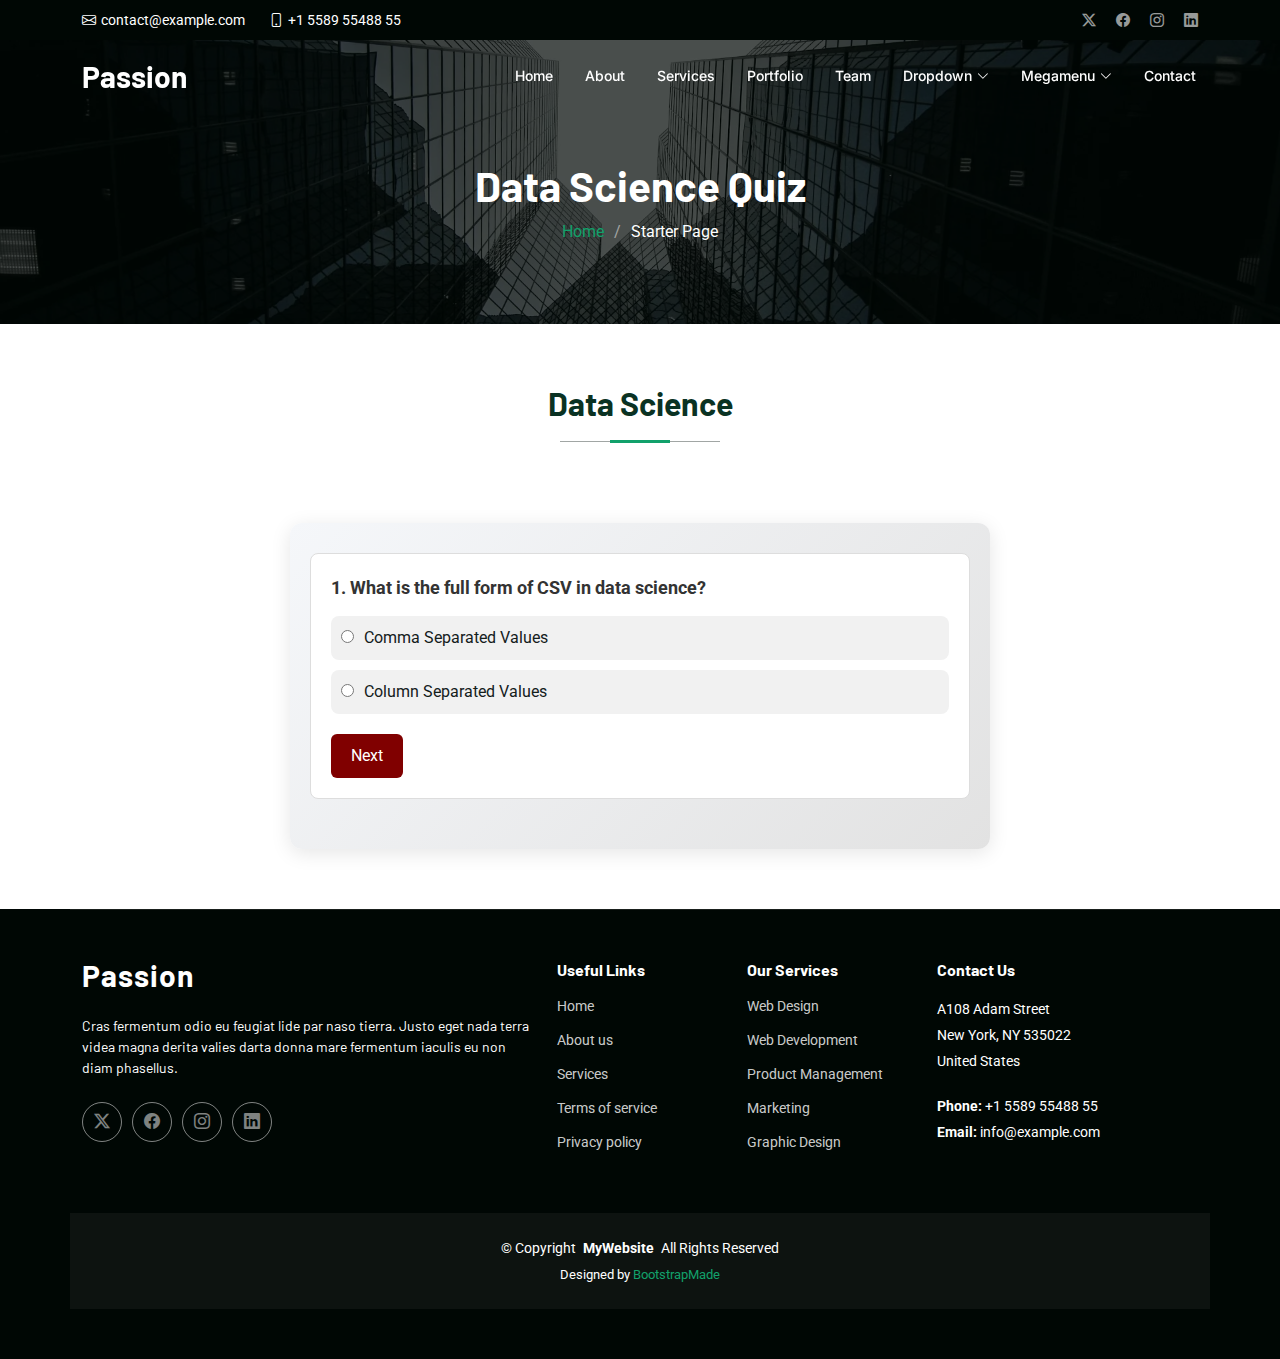
<file: dummy.html>
<!DOCTYPE html>
<html lang="en">

<head>
  <meta charset="utf-8">
  <meta content="width=device-width, initial-scale=1.0" name="viewport">
  <title>Starter Page - Passion Bootstrap Template</title>
  <meta name="description" content="">
  <meta name="keywords" content="">

  <!-- Favicons -->
  <link href="assets/img/favicon.png" rel="icon">
  <link href="assets/img/apple-touch-icon.png" rel="apple-touch-icon">

  <!-- Fonts -->
  <link href="https://fonts.googleapis.com" rel="preconnect">
  <link href="https://fonts.gstatic.com" rel="preconnect" crossorigin>
  <link href="https://fonts.googleapis.com/css2?family=Roboto:ital,wght@0,100;0,300;0,400;0,500;0,700;0,900;1,100;1,300;1,400;1,500;1,700;1,900&family=Inter:wght@100;200;300;400;500;600;700;800;900&family=Barlow:ital,wght@0,100;0,200;0,300;0,400;0,500;0,600;0,700;0,800;0,900;1,100;1,200;1,300;1,400;1,500;1,600;1,700;1,800;1,900&display=swap" rel="stylesheet">

  <!-- Vendor CSS Files -->
  <link href="assets/vendor/bootstrap/css/bootstrap.min.css" rel="stylesheet">
  <link href="assets/vendor/bootstrap-icons/bootstrap-icons.css" rel="stylesheet">
  <link href="assets/vendor/glightbox/css/glightbox.min.css" rel="stylesheet">
  <link href="assets/vendor/swiper/swiper-bundle.min.css" rel="stylesheet">

  <!-- Main CSS File -->
  <link href="assets/css/main.css" rel="stylesheet">

  <!-- =======================================================
  * Template Name: Passion
  * Template URL: https://bootstrapmade.com/passion-bootstrap-template/
  * Updated: Jul 21 2025 with Bootstrap v5.3.7
  * Author: BootstrapMade.com
  * License: https://bootstrapmade.com/license/
  ======================================================== -->

  <style>
    .quiz-container {
  max-width: 700px;
  margin: auto;
  padding: 30px 20px;
  background: linear-gradient(135deg, #f5f7fa, #e2e2e2);
  border-radius: 12px;
  box-shadow: 0 4px 20px rgba(0, 0, 0, 0.1);
}

.button-row {
  display: flex;
  justify-content: space-between; /* Space buttons evenly */
  margin-top: 20px;
}

button {
  padding: 10px 20px;
  border: none;
  background: #ac0e08c3; /* Bootstrap primary color */
  color: white;
  border-radius: 6px;
  cursor: pointer;
  transition: background 0.3s ease;
}

button:hover {
  background: #b32100; /* Darker shade on hover */
}

button:disabled {
  background: #ccc;
  cursor: not-allowed;
}
/* General Styles for the Quiz Container */
.quiz-container {
  max-width: 700px;
  margin: auto;
  padding: 30px 20px;
  background: linear-gradient(135deg, #f5f7fa, #e2e2e2);
  border-radius: 12px;
  box-shadow: 0 4px 20px rgba(0, 0, 0, 0.1);
}

/* Styles for Each Question */
.question {
  display: none; /* Hide all questions by default */
  padding: 20px;
  border: 1px solid #ddd; /* Light border for separation */
  border-radius: 8px;
  background: #ffffff; /* White background for questions */
  margin-bottom: 20px; /* Space between questions */
  transition: all 0.3s ease; /* Smooth transition */
}

/* Active Question */
.question.active {
  display: block; /* Show only the active question */
}

/* Question Text */
.question p {
  font-size: 18px; /* Larger font for question text */
  font-weight: bold; /* Bold text for emphasis */
  color: #333; /* Dark color for readability */
  margin-bottom: 15px; /* Space below the question text */
}

/* Styles for Labels */
label {
  display: block; /* Stack options vertically */
  padding: 10px; /* Padding for better touch targets */
  margin: 10px 0; /* Space between options */
  background: #f1f1f1; /* Light background for options */
  border-radius: 8px; /* Rounded corners */
  cursor: pointer; /* Pointer cursor on hover */
  transition: background 0.3s ease; /* Smooth background change */
}

/* Hover Effect for Labels */
label:hover {
  background: #e3e6e9; /* Darker background on hover */
}

/* Radio Button Styles */
input[type="radio"] {
  margin-right: 10px; /* Space between radio button and label */
}

/* Button Row Styles */
.button-row {
  display: flex;
  justify-content: space-between; /* Space buttons evenly */
  margin-top: 20px; /* Space above buttons */
}

/* Button Styles */
button {
  padding: 10px 20px;
  border: none;
  background: maroon; /* Bootstrap primary color */
  color: white;
  border-radius: 6px;
  cursor: pointer;
  transition: background 0.3s ease; /* Smooth background change */
}

/* Button Hover Effect */
button:hover {
  background: #af0d0a; /* Darker shade on hover */
}

/* Result Styles */
.result {
  font-size: 20px;
  font-weight: bold;
  margin-top: 20px;
  text-align: center;
}








  </style>
</head>

<body class="starter-page-page">

  <header id="header" class="header fixed-top">

    <div class="topbar d-flex align-items-center dark-background">
      <div class="container d-flex justify-content-center justify-content-md-between">
        <div class="contact-info d-flex align-items-center">
          <i class="bi bi-envelope d-flex align-items-center"><a href="mailto:contact@example.com">contact@example.com</a></i>
          <i class="bi bi-phone d-flex align-items-center ms-4"><span>+1 5589 55488 55</span></i>
        </div>
        <div class="social-links d-none d-md-flex align-items-center">
          <a href="#" class="twitter"><i class="bi bi-twitter-x"></i></a>
          <a href="#" class="facebook"><i class="bi bi-facebook"></i></a>
          <a href="#" class="instagram"><i class="bi bi-instagram"></i></a>
          <a href="#" class="linkedin"><i class="bi bi-linkedin"></i></a>
        </div>
      </div>
    </div><!-- End Top Bar -->

    <div class="branding d-flex align-items-cente">

      <div class="container position-relative d-flex align-items-center justify-content-between">
        <a href="index.html" class="logo d-flex align-items-center">
          <!-- Uncomment the line below if you also wish to use an image logo -->
          <!-- <img src="assets/img/logo.webp" alt=""> -->
          <h1 class="sitename">Passion</h1>
        </a>

        <nav id="navmenu" class="navmenu">
          <ul>
            <li><a href="#hero">Home</a></li>
            <li><a href="#about">About</a></li>
            <li><a href="#services">Services</a></li>
            <li><a href="#portfolio">Portfolio</a></li>
            <li><a href="#team">Team</a></li>
            <li class="dropdown"><a href="#"><span>Dropdown</span> <i class="bi bi-chevron-down toggle-dropdown"></i></a>
              <ul>
                <li><a href="#">Dropdown 1</a></li>
                <li class="dropdown"><a href="#"><span>Deep Dropdown</span> <i class="bi bi-chevron-down toggle-dropdown"></i></a>
                  <ul>
                    <li><a href="#">Deep Dropdown 1</a></li>
                    <li><a href="#">Deep Dropdown 2</a></li>
                    <li><a href="#">Deep Dropdown 3</a></li>
                    <li><a href="#">Deep Dropdown 4</a></li>
                    <li><a href="#">Deep Dropdown 5</a></li>
                  </ul>
                </li>
                <li><a href="#">Dropdown 2</a></li>
                <li><a href="#">Dropdown 3</a></li>
                <li><a href="#">Dropdown 4</a></li>
              </ul>
            </li>

            <!-- Megamenu 2 -->
            <li class="megamenu-2"><a href="#"><span>Megamenu</span> <i class="bi bi-chevron-down toggle-dropdown"></i></a>

              <!-- Mobile Megamenu -->
              <ul class="mobile-megamenu">

                <li><a href="#">Product Analytics</a></li>
                <li><a href="#">Customer Insights</a></li>
                <li><a href="#">Market Research</a></li>

                <li class="dropdown"><a href="#"><span>Enterprise Software</span> <i class="bi bi-chevron-down toggle-dropdown"></i></a>
                  <ul>
                    <li><a href="#">CRM Solutions</a></li>
                    <li><a href="#">ERP Systems</a></li>
                    <li><a href="#">Workflow Automation</a></li>
                    <li><a href="#">Document Management</a></li>
                    <li><a href="#">Business Intelligence</a></li>
                    <li><a href="#">Integration Platform</a></li>
                  </ul>
                </li>

                <li class="dropdown"><a href="#"><span>Development Tools</span> <i class="bi bi-chevron-down toggle-dropdown"></i></a>
                  <ul>
                    <li><a href="#">Code Editors</a></li>
                    <li><a href="#">Version Control</a></li>
                    <li><a href="#">Testing Frameworks</a></li>
                    <li><a href="#">Deployment Tools</a></li>
                    <li><a href="#">API Management</a></li>
                    <li><a href="#">Performance Monitoring</a></li>
                  </ul>
                </li>

                <li class="dropdown"><a href="#"><span>Creative Suite</span> <i class="bi bi-chevron-down toggle-dropdown"></i></a>
                  <ul>
                    <li><a href="#">Design Software</a></li>
                    <li><a href="#">Video Editing</a></li>
                    <li><a href="#">Audio Production</a></li>
                    <li><a href="#">Animation Tools</a></li>
                    <li><a href="#">Photo Editing</a></li>
                    <li><a href="#">3D Modeling</a></li>
                  </ul>
                </li>

                <li class="dropdown"><a href="#"><span>Resources</span> <i class="bi bi-chevron-down toggle-dropdown"></i></a>
                  <ul>
                    <li><a href="#">Documentation</a></li>
                    <li><a href="#">Tutorials</a></li>
                    <li><a href="#">Community</a></li>
                    <li><a href="#">Blog Posts</a></li>
                  </ul>
                </li>

              </ul><!-- End Mobile Megamenu -->

              <!-- Desktop Megamenu -->
              <div class="desktop-megamenu">

                <div class="tab-navigation">
                  <ul class="nav nav-tabs flex-column" id="2190-megamenu-tabs" role="tablist">
                    <li class="nav-item" role="presentation">
                      <button class="nav-link active" id="2190-tab-1-tab" data-bs-toggle="tab" data-bs-target="#2190-tab-1" type="button" role="tab" aria-controls="2190-tab-1" aria-selected="true">
                        <i class="bi bi-building-gear"></i>
                        <span>Enterprise Software</span>
                      </button>
                    </li>
                    <li class="nav-item" role="presentation">
                      <button class="nav-link" id="2190-tab-2-tab" data-bs-toggle="tab" data-bs-target="#2190-tab-2" type="button" role="tab" aria-controls="2190-tab-2" aria-selected="false">
                        <i class="bi bi-code-slash"></i>
                        <span>Development Tools</span>
                      </button>
                    </li>
                    <li class="nav-item" role="presentation">
                      <button class="nav-link" id="2190-tab-3-tab" data-bs-toggle="tab" data-bs-target="#2190-tab-3" type="button" role="tab" aria-controls="2190-tab-3" aria-selected="false">
                        <i class="bi bi-palette"></i>
                        <span>Creative Suite</span>
                      </button>
                    </li>
                    <li class="nav-item" role="presentation">
                      <button class="nav-link" id="2190-tab-4-tab" data-bs-toggle="tab" data-bs-target="#2190-tab-4" type="button" role="tab" aria-controls="2190-tab-4" aria-selected="false">
                        <i class="bi bi-journal-text"></i>
                        <span>Resources</span>
                      </button>
                    </li>
                  </ul>
                </div>

                <div class="tab-content">

                  <!-- Enterprise Software Tab -->
                  <div class="tab-pane fade show active" id="2190-tab-1" role="tabpanel" aria-labelledby="2190-tab-1-tab">
                    <div class="content-grid">
                      <div class="product-section">
                        <h4>Core Solutions</h4>
                        <div class="product-list">
                          <a href="#" class="product-link">
                            <i class="bi bi-people"></i>
                            <div>
                              <span>CRM Solutions</span>
                              <small>Manage customer relationships effectively</small>
                            </div>
                          </a>
                          <a href="#" class="product-link">
                            <i class="bi bi-diagram-3"></i>
                            <div>
                              <span>ERP Systems</span>
                              <small>Integrate all business processes</small>
                            </div>
                          </a>
                          <a href="#" class="product-link">
                            <i class="bi bi-gear-wide"></i>
                            <div>
                              <span>Workflow Automation</span>
                              <small>Streamline repetitive tasks</small>
                            </div>
                          </a>
                        </div>
                      </div>

                      <div class="product-section">
                        <h4>Data &amp; Analytics</h4>
                        <div class="product-list">
                          <a href="#" class="product-link">
                            <i class="bi bi-file-earmark-text"></i>
                            <div>
                              <span>Document Management</span>
                              <small>Organize and secure documents</small>
                            </div>
                          </a>
                          <a href="#" class="product-link">
                            <i class="bi bi-bar-chart"></i>
                            <div>
                              <span>Business Intelligence</span>
                              <small>Make data-driven decisions</small>
                            </div>
                          </a>
                          <a href="#" class="product-link">
                            <i class="bi bi-share"></i>
                            <div>
                              <span>Integration Platform</span>
                              <small>Connect all your systems</small>
                            </div>
                          </a>
                        </div>
                      </div>
                    </div>

                    <div class="featured-banner">
                      <div class="banner-content">
                        <img src="assets/img/misc/misc-7.webp" alt="Enterprise Solutions" class="banner-image">
                        <div class="banner-info">
                          <h5>Enterprise Package</h5>
                          <p>Comprehensive business management solution with advanced features and 24/7 support.</p>
                          <a href="#" class="cta-btn">Get Started <i class="bi bi-arrow-right"></i></a>
                        </div>
                      </div>
                    </div>
                  </div>

                  <!-- Development Tools Tab -->
                  <div class="tab-pane fade" id="2190-tab-2" role="tabpanel" aria-labelledby="2190-tab-2-tab">
                    <div class="content-grid">
                      <div class="product-section">
                        <h4>Code &amp; Build</h4>
                        <div class="product-list">
                          <a href="#" class="product-link">
                            <i class="bi bi-code-square"></i>
                            <div>
                              <span>Code Editors</span>
                              <small>Advanced development environment</small>
                            </div>
                          </a>
                          <a href="#" class="product-link">
                            <i class="bi bi-git"></i>
                            <div>
                              <span>Version Control</span>
                              <small>Track changes and collaborate</small>
                            </div>
                          </a>
                          <a href="#" class="product-link">
                            <i class="bi bi-check2-square"></i>
                            <div>
                              <span>Testing Frameworks</span>
                              <small>Ensure code quality</small>
                            </div>
                          </a>
                        </div>
                      </div>

                      <div class="product-section">
                        <h4>Deploy &amp; Monitor</h4>
                        <div class="product-list">
                          <a href="#" class="product-link">
                            <i class="bi bi-cloud-upload"></i>
                            <div>
                              <span>Deployment Tools</span>
                              <small>Seamless application deployment</small>
                            </div>
                          </a>
                          <a href="#" class="product-link">
                            <i class="bi bi-api"></i>
                            <div>
                              <span>API Management</span>
                              <small>Design and manage APIs</small>
                            </div>
                          </a>
                          <a href="#" class="product-link">
                            <i class="bi bi-speedometer2"></i>
                            <div>
                              <span>Performance Monitoring</span>
                              <small>Track application performance</small>
                            </div>
                          </a>
                        </div>
                      </div>
                    </div>

                    <div class="featured-banner">
                      <div class="banner-content">
                        <img src="assets/img/misc/misc-12.webp" alt="Development Tools" class="banner-image">
                        <div class="banner-info">
                          <h5>Developer Suite</h5>
                          <p>Complete toolkit for modern development teams with integrated CI/CD pipelines.</p>
                          <a href="#" class="cta-btn">Explore Tools <i class="bi bi-arrow-right"></i></a>
                        </div>
                      </div>
                    </div>
                  </div>

                  <!-- Creative Suite Tab -->
                  <div class="tab-pane fade" id="2190-tab-3" role="tabpanel" aria-labelledby="2190-tab-3-tab">
                    <div class="content-grid">
                      <div class="product-section">
                        <h4>Design &amp; Visual</h4>
                        <div class="product-list">
                          <a href="#" class="product-link">
                            <i class="bi bi-brush"></i>
                            <div>
                              <span>Design Software</span>
                              <small>Professional graphic design tools</small>
                            </div>
                          </a>
                          <a href="#" class="product-link">
                            <i class="bi bi-camera-video"></i>
                            <div>
                              <span>Video Editing</span>
                              <small>Professional video production</small>
                            </div>
                          </a>
                          <a href="#" class="product-link">
                            <i class="bi bi-image"></i>
                            <div>
                              <span>Photo Editing</span>
                              <small>Advanced image manipulation</small>
                            </div>
                          </a>
                        </div>
                      </div>

                      <div class="product-section">
                        <h4>Media Production</h4>
                        <div class="product-list">
                          <a href="#" class="product-link">
                            <i class="bi bi-music-note"></i>
                            <div>
                              <span>Audio Production</span>
                              <small>Professional audio editing</small>
                            </div>
                          </a>
                          <a href="#" class="product-link">
                            <i class="bi bi-play-circle"></i>
                            <div>
                              <span>Animation Tools</span>
                              <small>Create stunning animations</small>
                            </div>
                          </a>
                          <a href="#" class="product-link">
                            <i class="bi bi-box"></i>
                            <div>
                              <span>3D Modeling</span>
                              <small>Advanced 3D design software</small>
                            </div>
                          </a>
                        </div>
                      </div>
                    </div>

                    <div class="featured-banner">
                      <div class="banner-content">
                        <img src="assets/img/misc/misc-5.webp" alt="Creative Suite" class="banner-image">
                        <div class="banner-info">
                          <h5>Creative Pro</h5>
                          <p>Everything you need for creative projects, from concept to final production.</p>
                          <a href="#" class="cta-btn">Start Creating <i class="bi bi-arrow-right"></i></a>
                        </div>
                      </div>
                    </div>
                  </div>

                  <!-- Resources Tab -->
                  <div class="tab-pane fade" id="2190-tab-4" role="tabpanel" aria-labelledby="2190-tab-4-tab">
                    <div class="resources-layout">
                      <div class="resource-categories">
                        <div class="resource-category">
                          <i class="bi bi-book"></i>
                          <h5>Documentation</h5>
                          <p>Comprehensive guides and API references for all our products and services.</p>
                          <a href="#" class="resource-link">Browse Docs <i class="bi bi-arrow-right"></i></a>
                        </div>
                        <div class="resource-category">
                          <i class="bi bi-play-circle"></i>
                          <h5>Video Tutorials</h5>
                          <p>Step-by-step video guides to help you get the most out of our solutions.</p>
                          <a href="#" class="resource-link">Watch Tutorials <i class="bi bi-arrow-right"></i></a>
                        </div>
                        <div class="resource-category">
                          <i class="bi bi-chat-square-dots"></i>
                          <h5>Community Forum</h5>
                          <p>Connect with other users, share tips, and get answers to your questions.</p>
                          <a href="#" class="resource-link">Join Community <i class="bi bi-arrow-right"></i></a>
                        </div>
                        <div class="resource-category">
                          <i class="bi bi-newspaper"></i>
                          <h5>Blog &amp; Articles</h5>
                          <p>Latest insights, best practices, and industry trends from our experts.</p>
                          <a href="#" class="resource-link">Read Blog <i class="bi bi-arrow-right"></i></a>
                        </div>
                      </div>
                    </div>
                  </div>

                </div>

              </div><!-- End Desktop Megamenu -->

            </li><!-- End Megamenu 2 -->

            <li><a href="#contact">Contact</a></li>

          </ul>
          <i class="mobile-nav-toggle d-xl-none bi bi-list"></i>
        </nav>

      </div>

    </div>

  </header>

  <main class="main">

    <!-- Page Title -->
    <div class="page-title dark-background" style="background-image: url(assets/img/bg/bg-14.webp);">
      <div class="container position-relative">
        <h1>Data Science Quiz</h1>
        <!-- <p>Esse dolorum voluptatum ullam est sint nemo et est ipsa porro placeat quibusdam quia assumenda numquam molestias.</p> -->
        <nav class="breadcrumbs">
          <ol>
            <li><a href="index.html">Home</a></li>
            <li class="current">Starter Page</li>
          </ol>
        </nav>
      </div>
    </div><!-- End Page Title -->

    <!-- Starter Section Section -->
    <section id="starter-section" class="starter-section section">

      <!-- Section Title -->
      <div class="container section-title">
        <h2>Data Science</h2>
        <p></p>
      </div><!-- End Section Title -->


      <!-- <h2 style="text-align:center;"> </h2> -->

  <!-- Level 1 -->
   <!-- Timer outside the box -->
<div class="quiz-container">
  <div class="question active">
    <p>1. What is the full form of CSV in data science?</p>
    <label><input type="radio" name="q1" value="Correct">Comma Separated Values</label>
    <label><input type="radio" name="q1" value="Wrong">Column Separated Values</label>
    <div class="button-row">
      <button type="button" class="next-btn">Next</button>
    </div>
  </div>

  <div class="question">
    <p>2. What is web development?</p>
    <label><input type="radio" name="q2" value="Correct">Web Development</label>
    <label><input type="radio" name="q2" value="Wrong">Web Design</label>
    <div class="button-row">
      <button type="button" class="prev-btn">Previous</button>
      <button type="button" class="next-btn">Next</button>
    </div>
  </div>

  <div class="question">
    <p>3. Which is a programming language used in Data Science?</p>
    <label><input type="radio" name="q3" value="Wrong">HTML</label>
    <label><input type="radio" name="q3" value="Correct">Python</label>
    <div class="button-row">
      <button type="button" class="prev-btn">Previous</button>
      <button type="button" class="submit-btn">Submit</button>
    </div>
  </div>

  <p id="result" class="result"></p>
</div>



  <!-- Level 2 (Initially Hidden) -->
  <!-- <div id="level-2" class="quiz-level">
    <h3 class="quiz-title">Intermediate Level</h3>
    <div class="timer" id="timer-2">Time Left: 15:00</div>
    <form id="quiz-2">
      <div class="question active">
        <p>1. What is the full form of SSD?</p>
        <label><input type="radio" name="q1" value="Correct">Solid State Drive</label>
        <label><input type="radio" name="q1" value="Wrong">Super Storage Disk</label>
        <div class="button-row">
          <button type="button" class="next-btn">Next</button>
        </div>
      </div>
      <div class="question">
        <p>2. Which Python library is used for data manipulation?</p>
        <label><input type="radio" name="q2" value="Correct">Pandas</label>
        <label><input type="radio" name="q2" value="Wrong">Django</label>
        <div class="button-row">
          <button type="button" class="prev-btn">Previous</button>
          <button type="button" onclick="submitQuiz(2)">Submit</button>
        </div>
      </div>
    </form>
    <p id="result-2" class="result"></p>
  </div>

  <!-- Final Score 
  <div id="final-score" class="quiz-level">
    <h3>Your Total Score</h3>
    <p id="score-summary"></p>
    <button onclick="restart()">Restart Quiz</button>
  </div> -->
</section>







    </section><!-- /Starter Section Section -->

  </main>

  <footer id="footer" class="footer position-relative dark-background">

    <div class="container footer-top">
      <div class="row gy-4">
        <div class="col-lg-5 col-md-12 footer-about">
          <a href="index.html" class="logo d-flex align-items-center">
            <span class="sitename">Passion</span>
          </a>
          <p>Cras fermentum odio eu feugiat lide par naso tierra. Justo eget nada terra videa magna derita valies darta donna mare fermentum iaculis eu non diam phasellus.</p>
          <div class="social-links d-flex mt-4">
            <a href=""><i class="bi bi-twitter-x"></i></a>
            <a href=""><i class="bi bi-facebook"></i></a>
            <a href=""><i class="bi bi-instagram"></i></a>
            <a href=""><i class="bi bi-linkedin"></i></a>
          </div>
        </div>

        <div class="col-lg-2 col-6 footer-links">
          <h4>Useful Links</h4>
          <ul>
            <li><a href="#">Home</a></li>
            <li><a href="#">About us</a></li>
            <li><a href="#">Services</a></li>
            <li><a href="#">Terms of service</a></li>
            <li><a href="#">Privacy policy</a></li>
          </ul>
        </div>

        <div class="col-lg-2 col-6 footer-links">
          <h4>Our Services</h4>
          <ul>
            <li><a href="#">Web Design</a></li>
            <li><a href="#">Web Development</a></li>
            <li><a href="#">Product Management</a></li>
            <li><a href="#">Marketing</a></li>
            <li><a href="#">Graphic Design</a></li>
          </ul>
        </div>

        <div class="col-lg-3 col-md-12 footer-contact text-center text-md-start">
          <h4>Contact Us</h4>
          <p>A108 Adam Street</p>
          <p>New York, NY 535022</p>
          <p>United States</p>
          <p class="mt-4"><strong>Phone:</strong> <span>+1 5589 55488 55</span></p>
          <p><strong>Email:</strong> <span>info@example.com</span></p>
        </div>

      </div>
    </div>

    <div class="container copyright text-center mt-4">
      <p>© <span>Copyright</span> <strong class="px-1 sitename">MyWebsite</strong> <span>All Rights Reserved</span></p>
      <div class="credits">
        <!-- All the links in the footer should remain intact. -->
        <!-- You can delete the links only if you've purchased the pro version. -->
        <!-- Licensing information: https://bootstrapmade.com/license/ -->
        <!-- Purchase the pro version with working PHP/AJAX contact form: [buy-url] -->
        Designed by <a href="https://bootstrapmade.com/">BootstrapMade</a>
      </div>
    </div>

  </footer>

  <!-- Scroll Top -->
  <a href="#" id="scroll-top" class="scroll-top d-flex align-items-center justify-content-center"><i class="bi bi-arrow-up-short"></i></a>

  <!-- Preloader -->
  <div id="preloader">
    <div></div>
    <div></div>
    <div></div>
    <div></div>
  </div>

  <!-- Vendor JS Files -->
   
<!-- <script>
let currentQuestion = [0, 0];
let score = [0, 0];
let timers = [600, 600];
let timerInterval = [];

document.addEventListener('click', function(e) {
  if (e.target.classList.contains('next-btn')) {
    navigateQuestion(e.target.closest('form').id, 1);
  } else if (e.target.classList.contains('prev-btn')) {
    navigateQuestion(e.target.closest('form').id, -1);
  }
});

function navigateQuestion(formId, direction) {
  let level = formId === 'quiz-1' ? 0 : 1;
  let questions = document.querySelectorAll(`#${formId} .question`);
  questions[currentQuestion[level]].classList.remove('active');
  currentQuestion[level] += direction;
  questions[currentQuestion[level]].classList.add('active');
}

function submitQuiz(level) {
  let form = document.getElementById(`quiz-${level}`);
  let answers = form.querySelectorAll('input[type="radio"]:checked');
  score[level - 1] = 0;

  answers.forEach(ans => {
    if (ans.value === 'Correct') score[level - 1]++;
  });

  clearInterval(timerInterval[level - 1]);

  document.getElementById(`result-${level}`).textContent = `You scored ${score[level - 1]} out of ${form.querySelectorAll('.question').length}`;

  // Unlock next level
  document.getElementById(`level-${level}`).classList.remove('active');
  if (level < 2) {
    document.getElementById(`level-${level + 1}`).classList.add('active');
    startTimer(level + 1);
  } else {
    document.getElementById(`final-score`).classList.add('active');
    document.getElementById('score-summary').textContent = `Total Score: ${score.reduce((a, b) => a + b, 0)} out of 4`;
  }
}

function startTimer(level) {
  let time = timers[level - 1];
  let timerElement = document.getElementById(`timer-${level}`);
  timerElement.textContent = `Time Left: ${time}s`;

  timerInterval[level - 1] = setInterval(() => {
    time--;
    timerElement.textContent = `Time Left: ${time}s`;
    if (time <= 0) {
      clearInterval(timerInterval[level - 1]);
      submitQuiz(level);
    }
  }, 1000);
}

function restart() {
  location.reload();
}

function startTimer(level) {
  let time = 900; // 15 minutes = 900 seconds
  let timerElement = document.getElementById(`timer-${level}`);
  function updateTimer() {
    const minutes = Math.floor(time / 60);
    const seconds = time % 60;
    timerElement.textContent = `Time Left: ${minutes}:${seconds.toString().padStart(2, '0')}`;
  }

  updateTimer(); // initial
  timerInterval[level - 1] = setInterval(() => {
    time--;
    updateTimer();
    if (time <= 0) {
      clearInterval(timerInterval[level - 1]);
      submitQuiz(level);
    }
  }, 1000);
}


// Start Level 1 timer
startTimer(1);
</script> -->
<script>
let currentQuestionIndex = 0; // Track the current question index
let score = 0; // Track the score

document.addEventListener('click', function(e) {
  if (e.target.classList.contains('next-btn')) {
    navigateQuestion(1); // Move to the next question
  } else if (e.target.classList.contains('prev-btn')) {
    navigateQuestion(-1); // Move to the previous question
  } else if (e.target.classList.contains('submit-btn')) {
    submitQuiz(); // Submit the quiz
  }
});

function navigateQuestion(direction) {
  const questions = document.querySelectorAll('.question');
  
  // Hide the current question
  questions[currentQuestionIndex].classList.remove('active');
  
  // Update the current question index
  currentQuestionIndex += direction;

  // Ensure the index stays within bounds
  if (currentQuestionIndex < 0) {
    currentQuestionIndex = 0; // Prevent going to a negative index
  } else if (currentQuestionIndex >= questions.length) {
    currentQuestionIndex = questions.length - 1; // Prevent going beyond the last question
  }

  // Show the new current question
  questions[currentQuestionIndex].classList.add('active');
}

function submitQuiz() {
  const questions = document.querySelectorAll('.question');
  score = 0; // Reset score

  questions.forEach((question, index) => {
    const selectedOption = question.querySelector('input[type="radio"]:checked');
    if (selectedOption && selectedOption.value === 'Correct') {
      score++;
    }
  });

  // Display the result
  document.getElementById('result').textContent = `You scored ${score} out of ${questions.length}`;
}
</script>



  <script src="assets/vendor/bootstrap/js/bootstrap.bundle.min.js"></script>
  <script src="assets/vendor/php-email-form/validate.js"></script>
  <script src="assets/vendor/glightbox/js/glightbox.min.js"></script>
  <script src="assets/vendor/purecounter/purecounter_vanilla.js"></script>
  <script src="assets/vendor/swiper/swiper-bundle.min.js"></script>
  <script src="assets/vendor/imagesloaded/imagesloaded.pkgd.min.js"></script>
  <script src="assets/vendor/isotope-layout/isotope.pkgd.min.js"></script>

  <!-- Main JS File -->
  <script src="assets/js/main.js"></script>

</body>

</html>
</file>
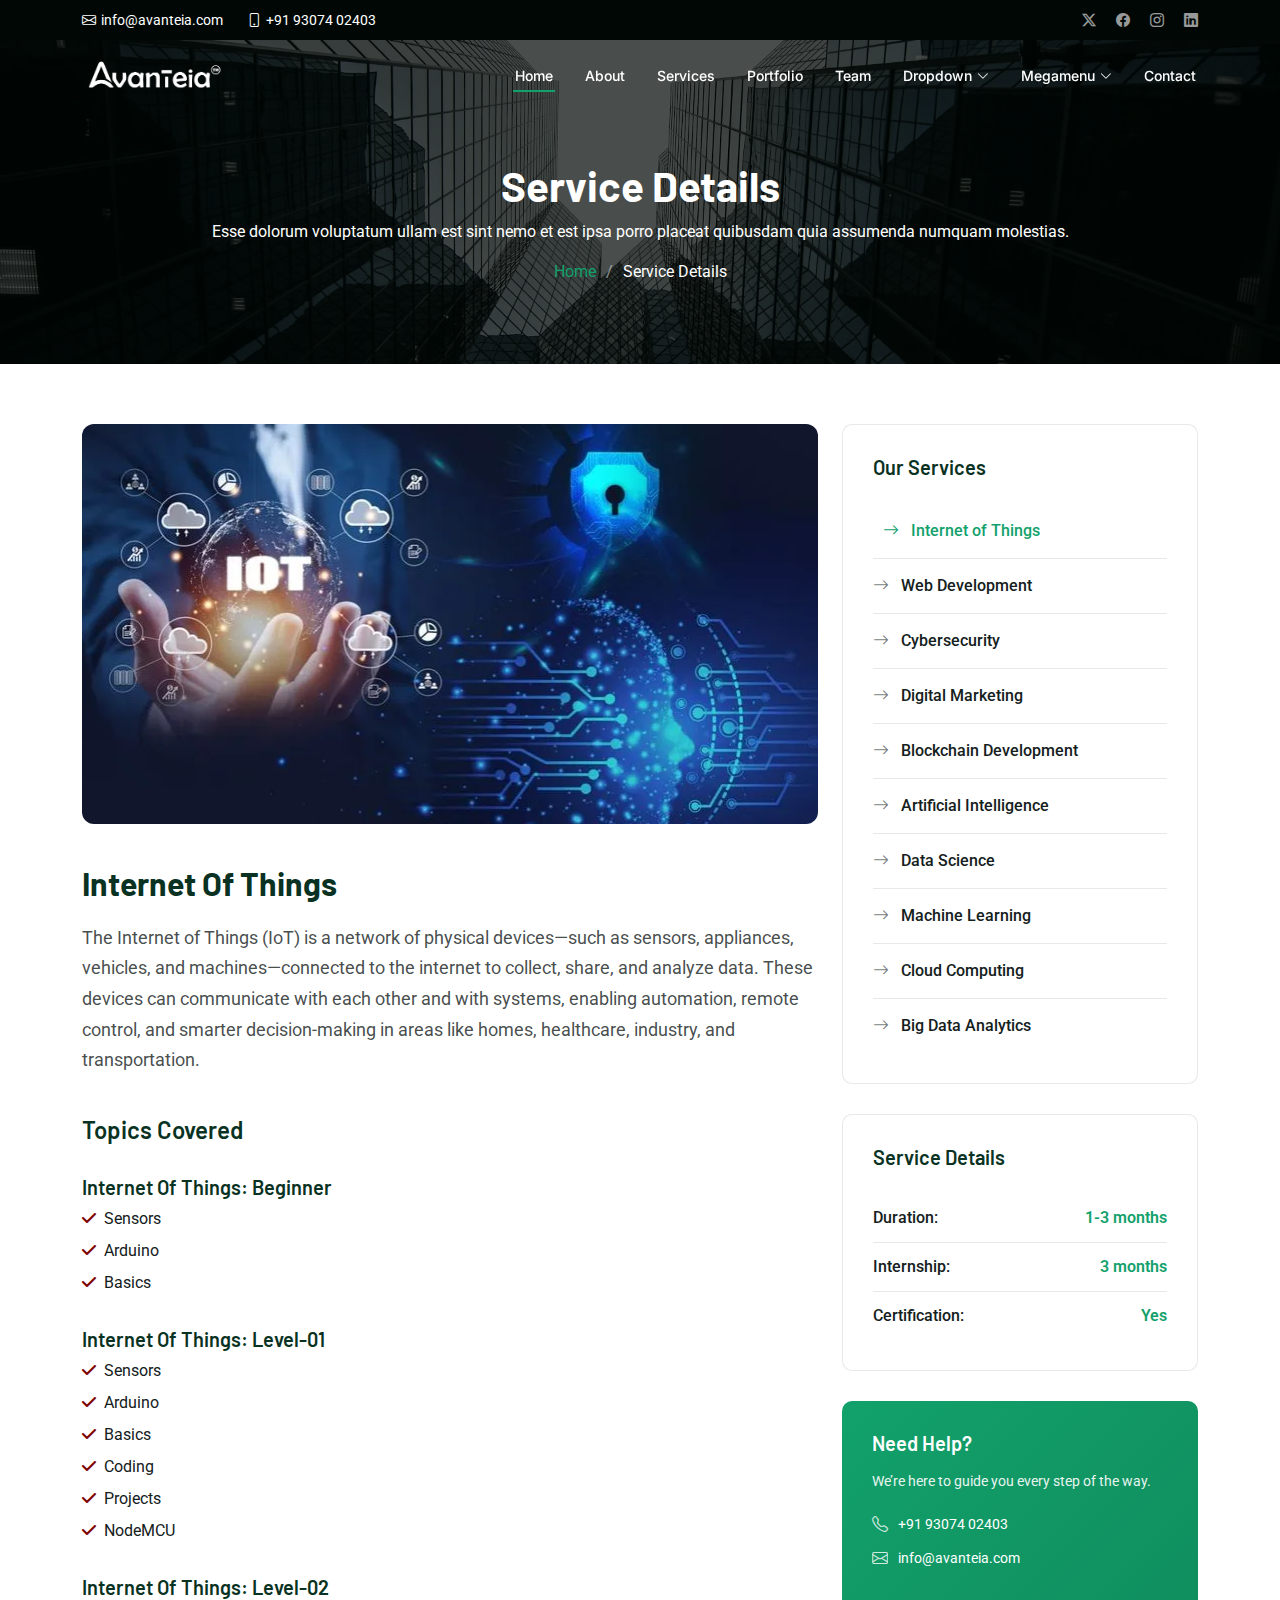
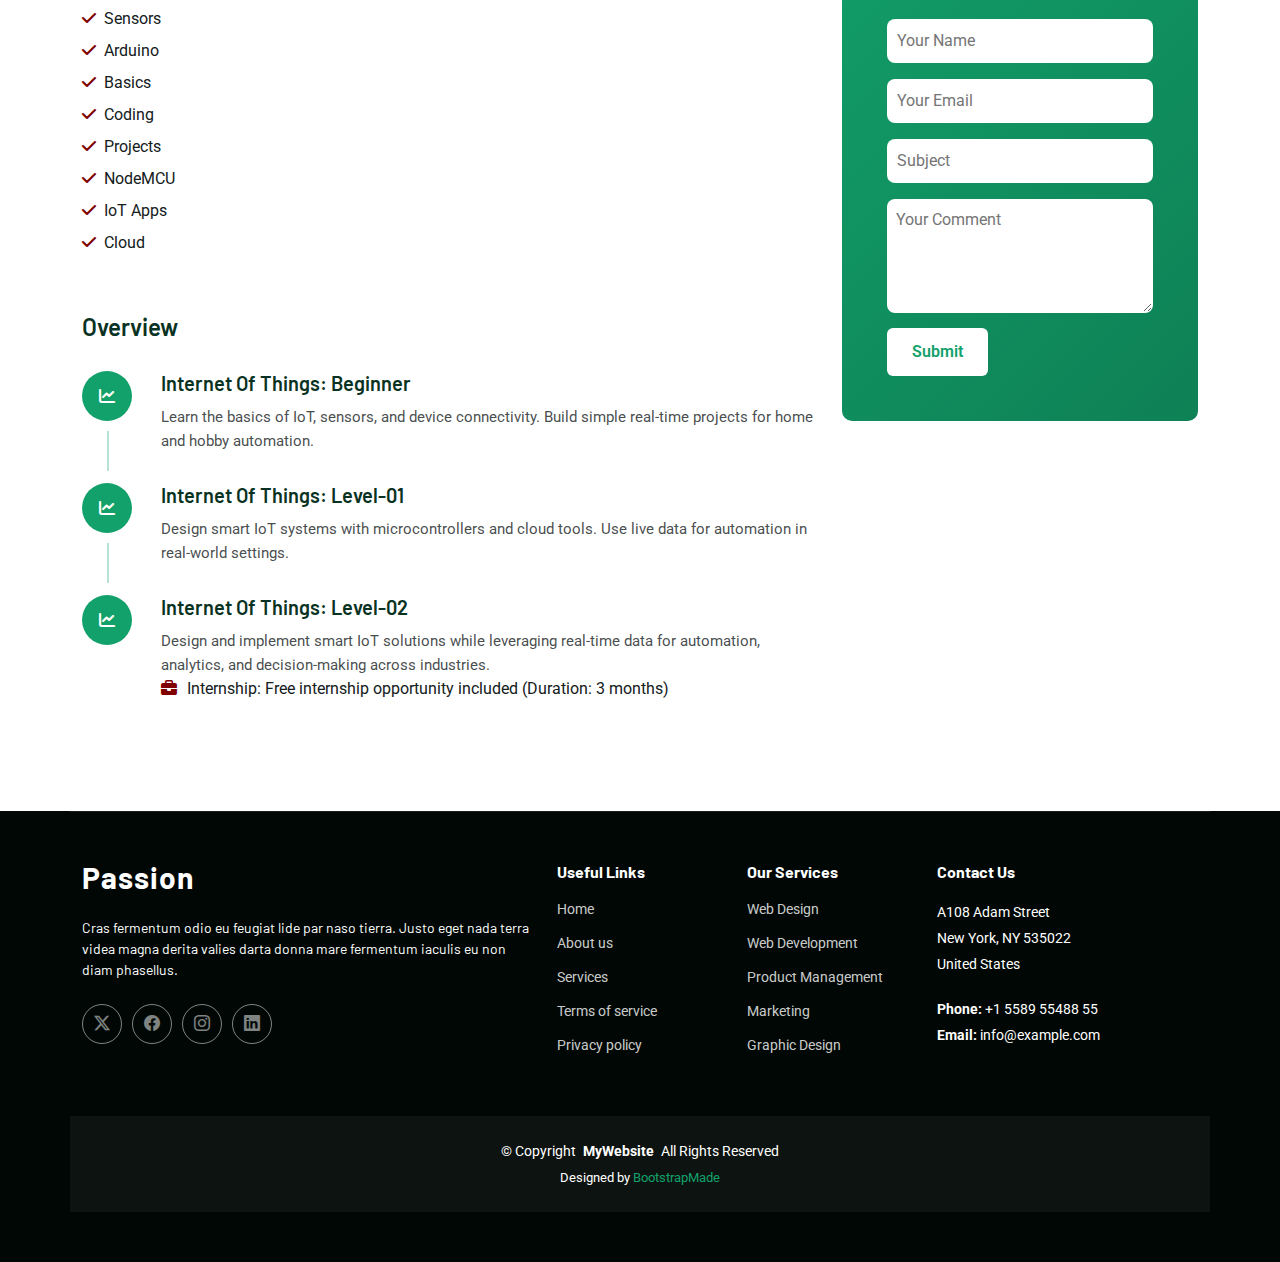
<file: internetofthings.html>
<!DOCTYPE html>
<html lang="en">

<head>
  <meta charset="utf-8">
  <meta content="width=device-width, initial-scale=1.0" name="viewport">
  <title>Internet Of Things</title>
  <meta name="description" content="">
  <meta name="keywords" content="">

  <!-- Favicons -->
  <link href="assets/img/favicon.png" rel="icon">
  <link href="assets/img/apple-touch-icon.png" rel="apple-touch-icon">

  <!-- Fonts -->
  <link href="https://fonts.googleapis.com" rel="preconnect">
  <link href="https://fonts.gstatic.com" rel="preconnect" crossorigin>
  <link href="https://fonts.googleapis.com/css2?family=Roboto:ital,wght@0,100;0,300;0,400;0,500;0,700;0,900;1,100;1,300;1,400;1,500;1,700;1,900&family=Inter:wght@100;200;300;400;500;600;700;800;900&family=Barlow:ital,wght@0,100;0,200;0,300;0,400;0,500;0,600;0,700;0,800;0,900;1,100;1,200;1,300;1,400;1,500;1,600;1,700;1,800;1,900&display=swap" rel="stylesheet">

  <!-- Vendor CSS Files -->
  <link href="assets/vendor/bootstrap/css/bootstrap.min.css" rel="stylesheet">
  <link href="assets/vendor/bootstrap-icons/bootstrap-icons.css" rel="stylesheet">
  <link href="assets/vendor/glightbox/css/glightbox.min.css" rel="stylesheet">
  <link href="assets/vendor/swiper/swiper-bundle.min.css" rel="stylesheet">

  <!-- Main CSS File -->
  <link href="assets/css/main.css" rel="stylesheet">

  <!-- =======================================================
  * Template Name: Passion
  * Template URL: https://bootstrapmade.com/passion-bootstrap-template/
  * Updated: Jul 21 2025 with Bootstrap v5.3.7
  * Author: BootstrapMade.com
  * License: https://bootstrapmade.com/license/
  ======================================================== -->
<link rel="stylesheet" href="https://cdnjs.cloudflare.com/ajax/libs/font-awesome/6.4.0/css/all.min.css">

<style>
 form {
  margin-top: 15px;
  padding: 15px;
  /* border: 1px solid #ddd; */
  border-radius: 6px;
  background: transparent;
  
  display: none; /* Hidden by default */
}

form input, form textarea {
  width: 100%;
  padding: 8px;
  margin: 8px 0;
  border-color: transparent;
  background: var(--contrast-color);
  /* border: 1px solid #ccc; */
  border-radius: 8px;
 
}

form button {
  background: white;
  color: maroon;
  padding: 10px;
  border: none;
  border-radius: 4px;
  cursor: pointer;
}

/* form button:hover {
  background: #b36200;
} */
 .bd-course-details-list-box {
    display: grid;
    grid-template-columns: repeat(auto-fit, minmax(220px, 1fr));
    gap: 10px;
}
.bd-course-details-list ul {
    list-style: none;
    padding: 0;
    margin: 0;
}
.bd-course-details-list li {
    display: flex;
    align-items: center;
    gap: 8px;
    margin-bottom: 8px;
}
.list-icon.success {
    color: maroon;
}
#quoteForm { display: none; }
#quoteForm { display: block; }

</style>
</head>

<body class="service-details-page">

  <header id="header" class="header fixed-top">

    <div class="topbar d-flex align-items-center dark-background">
      <div class="container d-flex justify-content-center justify-content-md-between">
        <div class="contact-info d-flex align-items-center">
          <i class="bi bi-envelope d-flex align-items-center"><a href="mailto:info@avanteia.com.com">info@avanteia.com</a></i>
          <i class="bi bi-phone d-flex align-items-center ms-4"><a href="tel:+919307402403">+91 93074 02403</a></i>
        </div>
        <div class="social-links d-none d-md-flex align-items-center">
          <a href="https://x.com/avanteia_" class="twitter"><i class="bi bi-twitter-x"></i></a>
          <a href="https://www.facebook.com/profile.php?id=61550634330052" class="facebook"><i class="bi bi-facebook"></i></a>
          <a href="https://instagram.com/avanteia" class="instagram"><i class="bi bi-instagram"></i></a>
          <a href="https://www.linkedin.com/company/avanteia-pvt-ltd/" class="linkedin"><i class="bi bi-linkedin"></i></a>
        </div>
      </div>
    </div><!-- End Top Bar -->

    <div class="branding d-flex align-items-cente">

      <div class="container position-relative d-flex align-items-center justify-content-between">
        <a href="index.html" class="logo d-flex align-items-center">
            <img src="assets/img/logo.png" alt="img" class="img-fluid">
          </a>

        <nav id="navmenu" class="navmenu">
          <ul>
            <li><a href="#hero" class="active">Home</a></li>
            <li><a href="#about">About</a></li>
            <li><a href="#services">Services</a></li>
            <li><a href="#portfolio">Portfolio</a></li>
            <li><a href="#team">Team</a></li>
            <li class="dropdown"><a href="#"><span>Dropdown</span> <i class="bi bi-chevron-down toggle-dropdown"></i></a>
              <ul>
                <li><a href="#">Dropdown 1</a></li>
                <li class="dropdown"><a href="#"><span>Deep Dropdown</span> <i class="bi bi-chevron-down toggle-dropdown"></i></a>
                  <ul>
                    <li><a href="#">Deep Dropdown 1</a></li>
                    <li><a href="#">Deep Dropdown 2</a></li>
                    <li><a href="#">Deep Dropdown 3</a></li>
                    <li><a href="#">Deep Dropdown 4</a></li>
                    <li><a href="#">Deep Dropdown 5</a></li>
                  </ul>
                </li>
                <li><a href="#">Dropdown 2</a></li>
                <li><a href="#">Dropdown 3</a></li>
                <li><a href="#">Dropdown 4</a></li>
              </ul>
            </li>

            <!-- Megamenu 2 -->
            <li class="megamenu-2"><a href="#"><span>Megamenu</span> <i class="bi bi-chevron-down toggle-dropdown"></i></a>

              <!-- Mobile Megamenu -->
              <ul class="mobile-megamenu">

                <li><a href="#">Product Analytics</a></li>
                <li><a href="#">Customer Insights</a></li>
                <li><a href="#">Market Research</a></li>

                <li class="dropdown"><a href="#"><span>Enterprise Software</span> <i class="bi bi-chevron-down toggle-dropdown"></i></a>
                  <ul>
                    <li><a href="#">CRM Solutions</a></li>
                    <li><a href="#">ERP Systems</a></li>
                    <li><a href="#">Workflow Automation</a></li>
                    <li><a href="#">Document Management</a></li>
                    <li><a href="#">Business Intelligence</a></li>
                    <li><a href="#">Integration Platform</a></li>
                  </ul>
                </li>

                <li class="dropdown"><a href="#"><span>Development Tools</span> <i class="bi bi-chevron-down toggle-dropdown"></i></a>
                  <ul>
                    <li><a href="#">Code Editors</a></li>
                    <li><a href="#">Version Control</a></li>
                    <li><a href="#">Testing Frameworks</a></li>
                    <li><a href="#">Deployment Tools</a></li>
                    <li><a href="#">API Management</a></li>
                    <li><a href="#">Performance Monitoring</a></li>
                  </ul>
                </li>

                <li class="dropdown"><a href="#"><span>Creative Suite</span> <i class="bi bi-chevron-down toggle-dropdown"></i></a>
                  <ul>
                    <li><a href="#">Design Software</a></li>
                    <li><a href="#">Video Editing</a></li>
                    <li><a href="#">Audio Production</a></li>
                    <li><a href="#">Animation Tools</a></li>
                    <li><a href="#">Photo Editing</a></li>
                    <li><a href="#">3D Modeling</a></li>
                  </ul>
                </li>

                <li class="dropdown"><a href="#"><span>Resources</span> <i class="bi bi-chevron-down toggle-dropdown"></i></a>
                  <ul>
                    <li><a href="#">Documentation</a></li>
                    <li><a href="#">Tutorials</a></li>
                    <li><a href="#">Community</a></li>
                    <li><a href="#">Blog Posts</a></li>
                  </ul>
                </li>

              </ul><!-- End Mobile Megamenu -->

              <!-- Desktop Megamenu -->
              <div class="desktop-megamenu">

                <div class="tab-navigation">
                  <ul class="nav nav-tabs flex-column" id="2190-megamenu-tabs" role="tablist">
                    <li class="nav-item" role="presentation">
                      <button class="nav-link active" id="2190-tab-1-tab" data-bs-toggle="tab" data-bs-target="#2190-tab-1" type="button" role="tab" aria-controls="2190-tab-1" aria-selected="true">
                        <i class="bi bi-building-gear"></i>
                        <span>Enterprise Software</span>
                      </button>
                    </li>
                    <li class="nav-item" role="presentation">
                      <button class="nav-link" id="2190-tab-2-tab" data-bs-toggle="tab" data-bs-target="#2190-tab-2" type="button" role="tab" aria-controls="2190-tab-2" aria-selected="false">
                        <i class="bi bi-code-slash"></i>
                        <span>Development Tools</span>
                      </button>
                    </li>
                    <li class="nav-item" role="presentation">
                      <button class="nav-link" id="2190-tab-3-tab" data-bs-toggle="tab" data-bs-target="#2190-tab-3" type="button" role="tab" aria-controls="2190-tab-3" aria-selected="false">
                        <i class="bi bi-palette"></i>
                        <span>Creative Suite</span>
                      </button>
                    </li>
                    <li class="nav-item" role="presentation">
                      <button class="nav-link" id="2190-tab-4-tab" data-bs-toggle="tab" data-bs-target="#2190-tab-4" type="button" role="tab" aria-controls="2190-tab-4" aria-selected="false">
                        <i class="bi bi-journal-text"></i>
                        <span>Resources</span>
                      </button>
                    </li>
                  </ul>
                </div>

                <div class="tab-content">

                  <!-- Enterprise Software Tab -->
                  <div class="tab-pane fade show active" id="2190-tab-1" role="tabpanel" aria-labelledby="2190-tab-1-tab">
                    <div class="content-grid">
                      <div class="product-section">
                        <h4>Core Solutions</h4>
                        <div class="product-list">
                          <a href="#" class="product-link">
                            <i class="bi bi-people"></i>
                            <div>
                              <span>CRM Solutions</span>
                              <small>Manage customer relationships effectively</small>
                            </div>
                          </a>
                          <a href="#" class="product-link">
                            <i class="bi bi-diagram-3"></i>
                            <div>
                              <span>ERP Systems</span>
                              <small>Integrate all business processes</small>
                            </div>
                          </a>
                          <a href="#" class="product-link">
                            <i class="bi bi-gear-wide"></i>
                            <div>
                              <span>Workflow Automation</span>
                              <small>Streamline repetitive tasks</small>
                            </div>
                          </a>
                        </div>
                      </div>

                      <div class="product-section">
                        <h4>Data &amp; Analytics</h4>
                        <div class="product-list">
                          <a href="#" class="product-link">
                            <i class="bi bi-file-earmark-text"></i>
                            <div>
                              <span>Document Management</span>
                              <small>Organize and secure documents</small>
                            </div>
                          </a>
                          <a href="#" class="product-link">
                            <i class="bi bi-bar-chart"></i>
                            <div>
                              <span>Business Intelligence</span>
                              <small>Make data-driven decisions</small>
                            </div>
                          </a>
                          <a href="#" class="product-link">
                            <i class="bi bi-share"></i>
                            <div>
                              <span>Integration Platform</span>
                              <small>Connect all your systems</small>
                            </div>
                          </a>
                        </div>
                      </div>
                    </div>

                    <div class="featured-banner">
                      <div class="banner-content">
                        <img src="assets/img/misc/misc-7.webp" alt="Enterprise Solutions" class="banner-image">
                        <div class="banner-info">
                          <h5>Enterprise Package</h5>
                          <p>Comprehensive business management solution with advanced features and 24/7 support.</p>
                          <a href="#" class="cta-btn">Get Started <i class="bi bi-arrow-right"></i></a>
                        </div>
                      </div>
                    </div>
                  </div>

                  <!-- Development Tools Tab -->
                  <div class="tab-pane fade" id="2190-tab-2" role="tabpanel" aria-labelledby="2190-tab-2-tab">
                    <div class="content-grid">
                      <div class="product-section">
                        <h4>Code &amp; Build</h4>
                        <div class="product-list">
                          <a href="#" class="product-link">
                            <i class="bi bi-code-square"></i>
                            <div>
                              <span>Code Editors</span>
                              <small>Advanced development environment</small>
                            </div>
                          </a>
                          <a href="#" class="product-link">
                            <i class="bi bi-git"></i>
                            <div>
                              <span>Version Control</span>
                              <small>Track changes and collaborate</small>
                            </div>
                          </a>
                          <a href="#" class="product-link">
                            <i class="bi bi-check2-square"></i>
                            <div>
                              <span>Testing Frameworks</span>
                              <small>Ensure code quality</small>
                            </div>
                          </a>
                        </div>
                      </div>

                      <div class="product-section">
                        <h4>Deploy &amp; Monitor</h4>
                        <div class="product-list">
                          <a href="#" class="product-link">
                            <i class="bi bi-cloud-upload"></i>
                            <div>
                              <span>Deployment Tools</span>
                              <small>Seamless application deployment</small>
                            </div>
                          </a>
                          <a href="#" class="product-link">
                            <i class="bi bi-api"></i>
                            <div>
                              <span>API Management</span>
                              <small>Design and manage APIs</small>
                            </div>
                          </a>
                          <a href="#" class="product-link">
                            <i class="bi bi-speedometer2"></i>
                            <div>
                              <span>Performance Monitoring</span>
                              <small>Track application performance</small>
                            </div>
                          </a>
                        </div>
                      </div>
                    </div>

                    <div class="featured-banner">
                      <div class="banner-content">
                        <img src="assets/img/misc/misc-12.webp" alt="Development Tools" class="banner-image">
                        <div class="banner-info">
                          <h5>Developer Suite</h5>
                          <p>Complete toolkit for modern development teams with integrated CI/CD pipelines.</p>
                          <a href="#" class="cta-btn">Explore Tools <i class="bi bi-arrow-right"></i></a>
                        </div>
                      </div>
                    </div>
                  </div>

                  <!-- Creative Suite Tab -->
                  <div class="tab-pane fade" id="2190-tab-3" role="tabpanel" aria-labelledby="2190-tab-3-tab">
                    <div class="content-grid">
                      <div class="product-section">
                        <h4>Design &amp; Visual</h4>
                        <div class="product-list">
                          <a href="#" class="product-link">
                            <i class="bi bi-brush"></i>
                            <div>
                              <span>Design Software</span>
                              <small>Professional graphic design tools</small>
                            </div>
                          </a>
                          <a href="#" class="product-link">
                            <i class="bi bi-camera-video"></i>
                            <div>
                              <span>Video Editing</span>
                              <small>Professional video production</small>
                            </div>
                          </a>
                          <a href="#" class="product-link">
                            <i class="bi bi-image"></i>
                            <div>
                              <span>Photo Editing</span>
                              <small>Advanced image manipulation</small>
                            </div>
                          </a>
                        </div>
                      </div>

                      <div class="product-section">
                        <h4>Media Production</h4>
                        <div class="product-list">
                          <a href="#" class="product-link">
                            <i class="bi bi-music-note"></i>
                            <div>
                              <span>Audio Production</span>
                              <small>Professional audio editing</small>
                            </div>
                          </a>
                          <a href="#" class="product-link">
                            <i class="bi bi-play-circle"></i>
                            <div>
                              <span>Animation Tools</span>
                              <small>Create stunning animations</small>
                            </div>
                          </a>
                          <a href="#" class="product-link">
                            <i class="bi bi-box"></i>
                            <div>
                              <span>3D Modeling</span>
                              <small>Advanced 3D design software</small>
                            </div>
                          </a>
                        </div>
                      </div>
                    </div>

                    <div class="featured-banner">
                      <div class="banner-content">
                        <img src="assets/img/misc/misc-5.webp" alt="Creative Suite" class="banner-image">
                        <div class="banner-info">
                          <h5>Creative Pro</h5>
                          <p>Everything you need for creative projects, from concept to final production.</p>
                          <a href="#" class="cta-btn">Start Creating <i class="bi bi-arrow-right"></i></a>
                        </div>
                      </div>
                    </div>
                  </div>

                  <!-- Resources Tab -->
                  <div class="tab-pane fade" id="2190-tab-4" role="tabpanel" aria-labelledby="2190-tab-4-tab">
                    <div class="resources-layout">
                      <div class="resource-categories">
                        <div class="resource-category">
                          <i class="bi bi-book"></i>
                          <h5>Documentation</h5>
                          <p>Comprehensive guides and API references for all our products and services.</p>
                          <a href="#" class="resource-link">Browse Docs <i class="bi bi-arrow-right"></i></a>
                        </div>
                        <div class="resource-category">
                          <i class="bi bi-play-circle"></i>
                          <h5>Video Tutorials</h5>
                          <p>Step-by-step video guides to help you get the most out of our solutions.</p>
                          <a href="#" class="resource-link">Watch Tutorials <i class="bi bi-arrow-right"></i></a>
                        </div>
                        <div class="resource-category">
                          <i class="bi bi-chat-square-dots"></i>
                          <h5>Community Forum</h5>
                          <p>Connect with other users, share tips, and get answers to your questions.</p>
                          <a href="#" class="resource-link">Join Community <i class="bi bi-arrow-right"></i></a>
                        </div>
                        <div class="resource-category">
                          <i class="bi bi-newspaper"></i>
                          <h5>Blog &amp; Articles</h5>
                          <p>Latest insights, best practices, and industry trends from our experts.</p>
                          <a href="#" class="resource-link">Read Blog <i class="bi bi-arrow-right"></i></a>
                        </div>
                      </div>
                    </div>
                  </div>

                </div>

              </div><!-- End Desktop Megamenu -->

            </li><!-- End Megamenu 2 -->

            <li><a href="#contact">Contact</a></li>

          </ul>
          <i class="mobile-nav-toggle d-xl-none bi bi-list"></i>
        </nav>

      </div>

    </div>

  </header>

  <main class="main">

    <!-- Page Title -->
    <div class="page-title dark-background" style="background-image: url(assets/img/bg/bg-14.webp);">
      <div class="container position-relative">
        <h1>Service Details</h1>
        <p>Esse dolorum voluptatum ullam est sint nemo et est ipsa porro placeat quibusdam quia assumenda numquam molestias.</p>
        <nav class="breadcrumbs">
          <ol>
            <li><a href="index.html">Home</a></li>
            <li class="current">Service Details</li>
          </ol>
        </nav>
      </div>
    </div><!-- End Page Title -->

    <!-- Service Details Section -->
    <section id="service-details" class="service-details section">

      <div class="container">

        <div class="row gy-5">

          <div class="col-lg-8">
            <div class="service-hero">
              <img src="assets/img/quizinternetofthings_converted.webp" alt="" class="img-fluid">
              <!-- <div class="service-badge">
                <span>Premium Service</span>
              </div> -->
            </div>

            <div class="service-content">
              <div class="service-header">
                <h2>Internet Of Things</h2>
                <p class="service-intro">The Internet of Things (IoT) is a network of physical devices—such as sensors, appliances, vehicles, and machines—connected to the internet to collect, share, and analyze data. These devices can communicate with each other and with systems, enabling automation, remote control, and smarter decision-making in areas like homes, healthcare, industry, and transportation.</p>
              </div>

              <div class="service-features">
                <h4>Topics Covered</h4>
                <div class="row gy-3">
                  <!-- <div class="col-md-6">
                    <div class="feature-item">
                      <div class="feature-icon">
                        <i class="bi bi-graph-up-arrow"></i>
                      </div>
                      <div class="feature-content">
                        <h5>Analytics &amp; Reporting</h5>
                        <p>Comprehensive tracking and performance analysis</p>
                      </div>
                    </div>
                  </div>
                  <div class="col-md-6">
                    <div class="feature-item">
                      <div class="feature-icon">
                        <i class="bi bi-people"></i>
                      </div>
                      <div class="feature-content">
                        <h5>Audience Targeting</h5>
                        <p>Precise demographic and behavioral targeting</p>
                      </div>
                    </div>
                  </div>
                  <div class="col-md-6">
                    <div class="feature-item">
                      <div class="feature-icon">
                        <i class="bi bi-megaphone"></i>
                      </div>
                      <div class="feature-content">
                        <h5>Multi-Channel Campaigns</h5>
                        <p>Integrated social media and search marketing</p>
                      </div>
                    </div>
                  </div>
                  <div class="col-md-6">
                    <div class="feature-item">
                      <div class="feature-icon">
                        <i class="bi bi-gear"></i>
                      </div>
                      <div class="feature-content">
                        <h5>Strategy Optimization</h5>
                        <p>Continuous refinement for maximum ROI</p>
                      </div>
                    </div>
                  </div> -->

                  <div class="bd-course-details-content mb-30">
    <!-- <h3 class="bd-course-details-content-title"></h3> -->
    <div class="bd-course-details-list-box">
        
        <!-- List -->
        <div class="bd-course-details-list">
            <ul>
              <h5 style="font-weight:600;">Internet Of Things: Beginner</h5>
                <li>
                    <span class="list-icon success"><i class="fa-solid fa-check" ></i></span> Sensors
                </li>
                <li>
                    <span class="list-icon success"><i class="fa-solid fa-check"></i></span> Arduino
                </li>
                <li>
                    <span class="list-icon success"><i class="fa-solid fa-check"></i></span> Basics
                </li>
                <br>
                <h5 style="font-weight:600;">Internet Of Things: Level-01</h5>
                <li>
                    <span class="list-icon success"><i class="fa-solid fa-check" ></i></span> Sensors
                </li>
                <li>
                    <span class="list-icon success"><i class="fa-solid fa-check"></i></span> Arduino
                </li>
                <li>
                    <span class="list-icon success"><i class="fa-solid fa-check"></i></span> Basics
                </li>
                <li>
                    <span class="list-icon success"><i class="fa-solid fa-check"></i></span> Coding
                </li>
                <li>
                    <span class="list-icon success"><i class="fa-solid fa-check"></i></span> Projects
                </li>
                <li>
                    <span class="list-icon success"><i class="fa-solid fa-check"></i></span> NodeMCU
                </li>
                <br>
                <h5 style="font-weight:600;">Internet Of Things: Level-02</h5>
                <li>
                    <span class="list-icon success"><i class="fa-solid fa-check" ></i></span> Sensors
                </li>
                <li>
                    <span class="list-icon success"><i class="fa-solid fa-check"></i></span> Arduino
                </li>
                <li>
                    <span class="list-icon success"><i class="fa-solid fa-check"></i></span> Basics
                </li>
                <li>
                    <span class="list-icon success"><i class="fa-solid fa-check"></i></span> Coding
                </li>
                <li>
                    <span class="list-icon success"><i class="fa-solid fa-check"></i></span> Projects
                </li>
                <li>
                    <span class="list-icon success"><i class="fa-solid fa-check"></i></span> NodeMCU
                </li>
                <li>
                    <span class="list-icon success"><i class="fa-solid fa-check"></i></span> IoT Apps
                </li>
                <li>
                    <span class="list-icon success"><i class="fa-solid fa-check"></i></span> Cloud
                </li>
            </ul>

        </div>
    </div>
</div>
                </div>
              </div>

              <div class="service-process">
                <h4>Overview</h4>
                <div class="process-steps">
                  <div class="process-step">
                    <div class="step-number" >
                     <i class="fa-solid fa-chart-line" style="color: white;"></i></div>&nbsp;
                    <div class="step-content">
                      <h5>Internet Of Things: Beginner</h5>
                      <p>Learn the basics of IoT, sensors, and device connectivity. Build simple real-time projects for home and hobby automation.</p>
                    </div>
                  </div>
                  <div class="process-step">
                    <div class="step-number" >
                     <i class="fa-solid fa-chart-line" style="color: white;"></i></div>&nbsp;
                    <div class="step-content">
                      <h5>Internet Of Things: Level-01</h5>
                      <p>Design smart IoT systems with microcontrollers and cloud tools. Use live data for automation in real-world settings.</p>
                    </div>
                  </div>
                  <div class="process-step">
                    <div class="step-number" >
                     <i class="fa-solid fa-chart-line" style="color: white;"></i></div>&nbsp;
                    <div class="step-content">
                      <h5>Internet Of Things: Level-02</h5>
                      <p>Design and implement smart IoT solutions while leveraging real-time data for automation, analytics, and decision-making across industries.</p>
                      <div>
                        <table>
                          <tr><i class="fas fa-briefcase" style="color: maroon; margin-right: 10px;"></i>Internship: Free internship opportunity included (Duration: 3 months)</tr>
                        </table>
                      </div>
                    </div>
                  </div>
    
                  <!-- <div class="process-step">
                    <div class="step-number" >
                     <i class="fa-solid fa-chart-line" style="color: white;"></i></div>&nbsp;
                    <div class="step-content">
                      <h5>Monitoring &amp; Optimization</h5>
                      <p>Vivamus magna justo, lacinia eget consectetur sed, convallis at tellus. Proin eget tortor risus donec sollicitudin molestie.</p>
                    </div>
                  </div> -->
                </div>
              </div>

              <!-- <div class="service-gallery">
                <h4>Project Showcase</h4>
                <div class="row gy-3">
                  <div class="col-md-4">
                    <img src="assets/img/services/services-2.webp" alt="" class="img-fluid rounded">
                  </div>
                  <div class="col-md-4">
                    <img src="assets/img/services/services-8.webp" alt="" class="img-fluid rounded">
                  </div>
                  <div class="col-md-4">
                    <img src="assets/img/services/services-11.webp" alt="" class="img-fluid rounded">
                  </div>
                </div>
              </div> -->

              
            </div>
          </div>

          <div class="col-lg-4">
            <div class="service-sidebar">

              <div class="service-menu">
                <h4>Our Services</h4>
                <div class="menu-list">
                  <a href="internetofthings.html" class="menu-item active">
                    <i class="bi bi-arrow-right"></i>
                    <span>Internet of Things</span>
                  </a>
                  <a href="web_development.html" class="menu-item">
                    <i class="bi bi-arrow-right"></i>
                    <span>Web Development</span>
                  </a>
                  <a href="cybersecurity.html" class="menu-item">
                    <i class="bi bi-arrow-right"></i>
                    <span>Cybersecurity</span>
                  </a>
                  <a href="service-details.html" class="menu-item">
                    <i class="bi bi-arrow-right"></i>
                    <span>Digital Marketing</span>
                  </a>
                  <a href="blockchain_development.html" class="menu-item">
                    <i class="bi bi-arrow-right"></i>
                    <span>Blockchain Development</span>
                  </a>
                  <a href="AI.html" class="menu-item">
                    <i class="bi bi-arrow-right"></i>
                    <span>Artificial Intelligence</span>
                  </a>
                  <a href="data_science.html" class="menu-item">
                    <i class="bi bi-arrow-right"></i>
                    <span>Data Science</span>
                  </a>
                  <a href="machine_learning.html" class="menu-item">
                    <i class="bi bi-arrow-right"></i>
                    <span>Machine Learning</span>
                  </a>
                  <a href="cloud_computing.html" class="menu-item">
                    <i class="bi bi-arrow-right"></i>
                    <span>Cloud Computing</span>
                  </a>
                  <a href="big_data_analytics.html" class="menu-item">
                    <i class="bi bi-arrow-right"></i>
                    <span>Big Data Analytics</span>
                  </a>
                </div>
              </div>

              <div class="service-info">
                <h4>Service Details</h4>
                <div class="info-list">
                  <div class="info-item">
                    <span class="info-label">Duration:</span>
                    <span class="info-value">1-3 months</span>
                  </div>
                  <div class="info-item">
                    <span class="info-label">Internship:</span>
                    <span class="info-value">3 months</span>
                  </div>
                  <div class="info-item">
                    <span class="info-label">Certification:</span>
                    <span class="info-value">Yes</span>
                  </div>
                  <!-- <div class="info-item">
                    <span class="info-label">Support:</span>
                    <span class="info-value">24/7 monitoring</span>
                  </div> -->
                </div>
              </div>

              <div class="contact-card">
                <div class="contact-content">
                  <h4>Need Help?</h4>
                  <p>We’re here to guide you every step of the way.</p>
                  <div class="contact-info">
                    <div class="contact-item">
                      <i class="bi bi-telephone"></i>
                      <span>+91 93074 02403</span>
                    </div>
                    <div class="contact-item">
                      <i class="bi bi-envelope"></i>
                      <span>info@avanteia.com</span>
                    </div>
                  </div>
                 <!-- <a href="#" id="getQuoteBtn" class="btn btn-primary">Submit</a> -->

<!-- Form always visible -->
<form id="quoteForm" action="https://formsubmit.co/info@avanteia.com" method="POST">
  <input type="text" name="name" placeholder="Your Name" required>
  <input type="email" name="email" placeholder="Your Email" required>
  <input type="text" name="subject" placeholder="Subject" required>
  <textarea name="comment" placeholder="Your Comment" rows="4" required></textarea>
  <button type="submit" class="btn btn-primary">Submit</button>
</form>
                  
                </div>

              </div>

            </div>
          </div>

        </div>

      </div>

    </section><!-- /Service Details Section -->

  </main>

  <footer id="footer" class="footer position-relative dark-background">

    <div class="container footer-top">
      <div class="row gy-4">
        <div class="col-lg-5 col-md-12 footer-about">
          <a href="index.html" class="logo d-flex align-items-center">
            <span class="sitename">Passion</span>
          </a>
          <p>Cras fermentum odio eu feugiat lide par naso tierra. Justo eget nada terra videa magna derita valies darta donna mare fermentum iaculis eu non diam phasellus.</p>
          <div class="social-links d-flex mt-4">
            <a href=""><i class="bi bi-twitter-x"></i></a>
            <a href=""><i class="bi bi-facebook"></i></a>
            <a href=""><i class="bi bi-instagram"></i></a>
            <a href=""><i class="bi bi-linkedin"></i></a>
          </div>
        </div>

        <div class="col-lg-2 col-6 footer-links">
          <h4>Useful Links</h4>
          <ul>
            <li><a href="#">Home</a></li>
            <li><a href="#">About us</a></li>
            <li><a href="#">Services</a></li>
            <li><a href="#">Terms of service</a></li>
            <li><a href="#">Privacy policy</a></li>
          </ul>
        </div>

        <div class="col-lg-2 col-6 footer-links">
          <h4>Our Services</h4>
          <ul>
            <li><a href="#">Web Design</a></li>
            <li><a href="#">Web Development</a></li>
            <li><a href="#">Product Management</a></li>
            <li><a href="#">Marketing</a></li>
            <li><a href="#">Graphic Design</a></li>
          </ul>
        </div>

        <div class="col-lg-3 col-md-12 footer-contact text-center text-md-start">
          <h4>Contact Us</h4>
          <p>A108 Adam Street</p>
          <p>New York, NY 535022</p>
          <p>United States</p>
          <p class="mt-4"><strong>Phone:</strong> <span>+1 5589 55488 55</span></p>
          <p><strong>Email:</strong> <span>info@example.com</span></p>
        </div>

      </div>
    </div>

    <div class="container copyright text-center mt-4">
      <p>© <span>Copyright</span> <strong class="px-1 sitename">MyWebsite</strong> <span>All Rights Reserved</span></p>
      <div class="credits">
        <!-- All the links in the footer should remain intact. -->
        <!-- You can delete the links only if you've purchased the pro version. -->
        <!-- Licensing information: https://bootstrapmade.com/license/ -->
        <!-- Purchase the pro version with working PHP/AJAX contact form: [buy-url] -->
        Designed by <a href="https://bootstrapmade.com/">BootstrapMade</a>
      </div>
    </div>

  </footer>

  <!-- Scroll Top -->
  <a href="#" id="scroll-top" class="scroll-top d-flex align-items-center justify-content-center"><i class="bi bi-arrow-up-short"></i></a>

  <!-- Preloader -->
  <div id="preloader">
    <div></div>
    <div></div>
    <div></div>
    <div></div>
  </div>

  <!-- Vendor JS Files -->
  <script src="assets/vendor/bootstrap/js/bootstrap.bundle.min.js"></script>
  <script src="assets/vendor/php-email-form/validate.js"></script>
  <script src="assets/vendor/glightbox/js/glightbox.min.js"></script>
  <script src="assets/vendor/purecounter/purecounter_vanilla.js"></script>
  <script src="assets/vendor/swiper/swiper-bundle.min.js"></script>
  <script src="assets/vendor/imagesloaded/imagesloaded.pkgd.min.js"></script>
  <script src="assets/vendor/isotope-layout/isotope.pkgd.min.js"></script>

  <!-- Main JS File -->
  <script src="assets/js/main.js"></script>

</body>

</html>
</file>
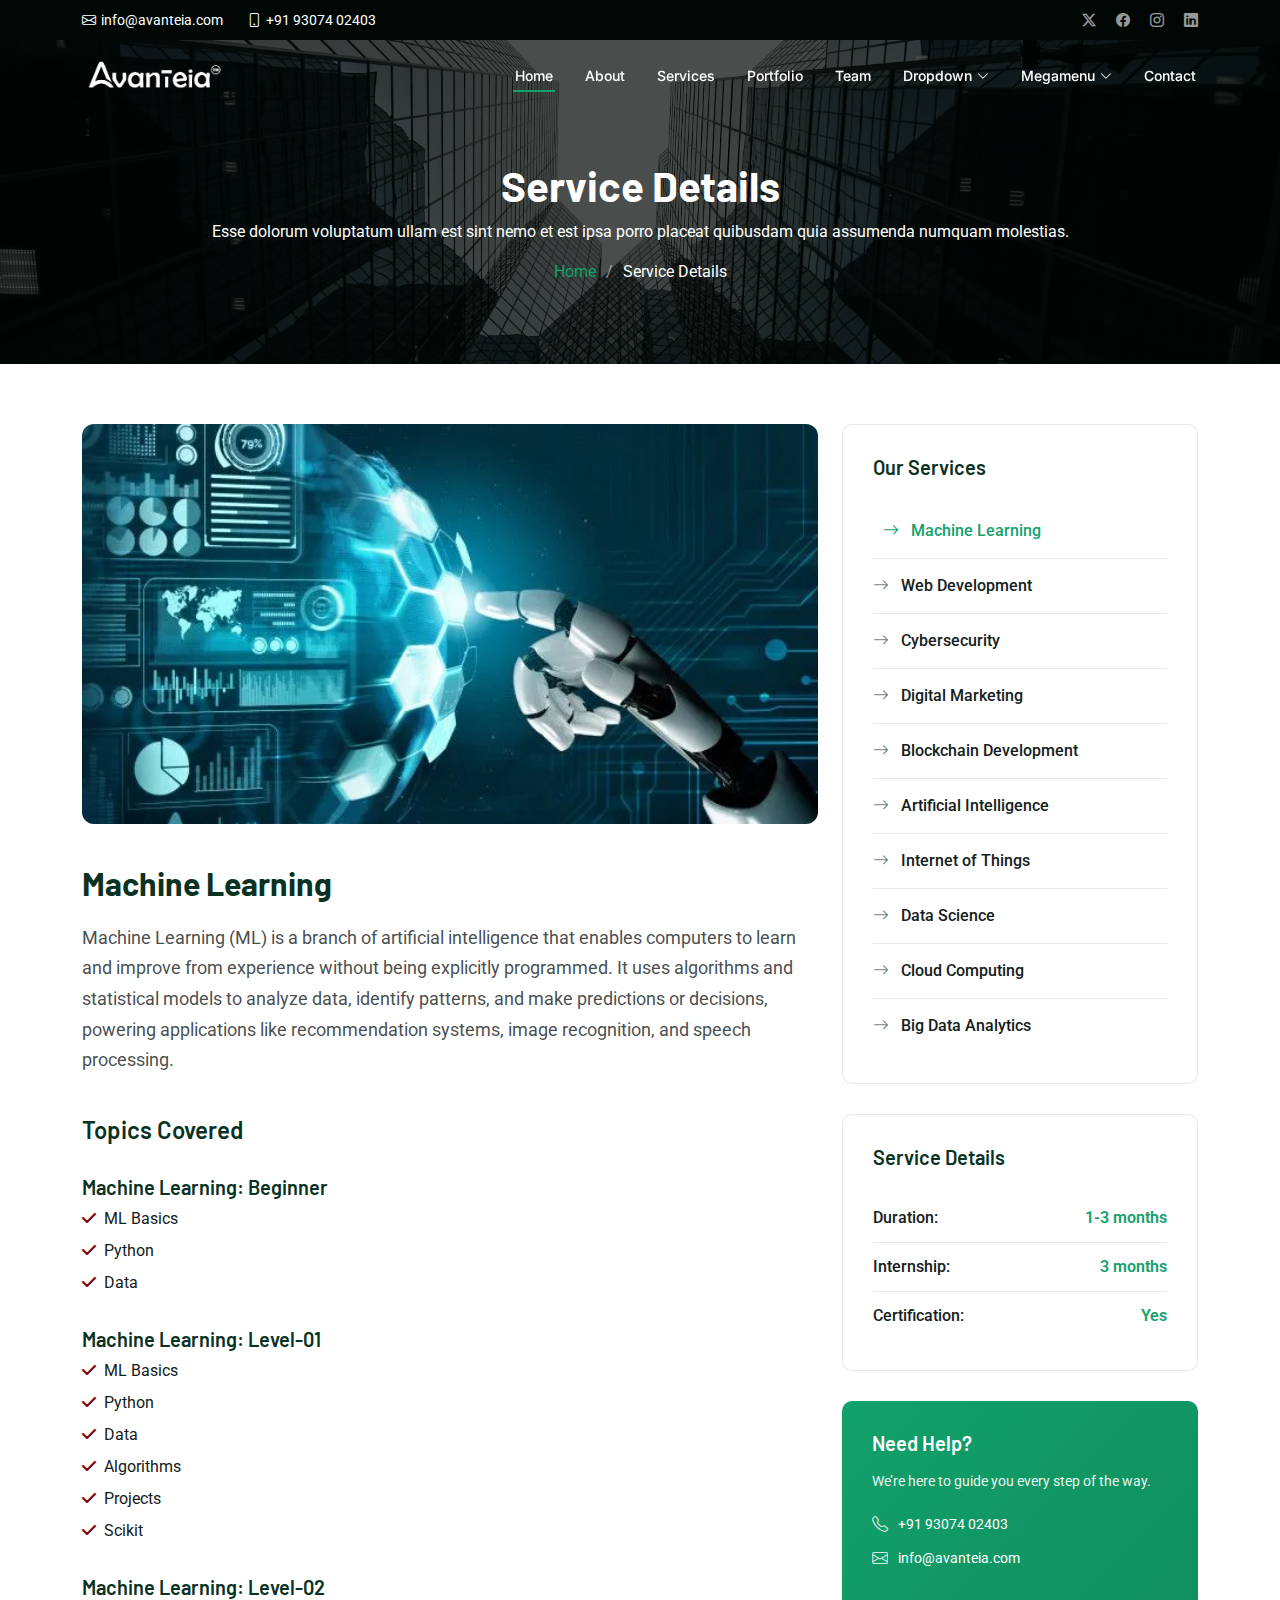
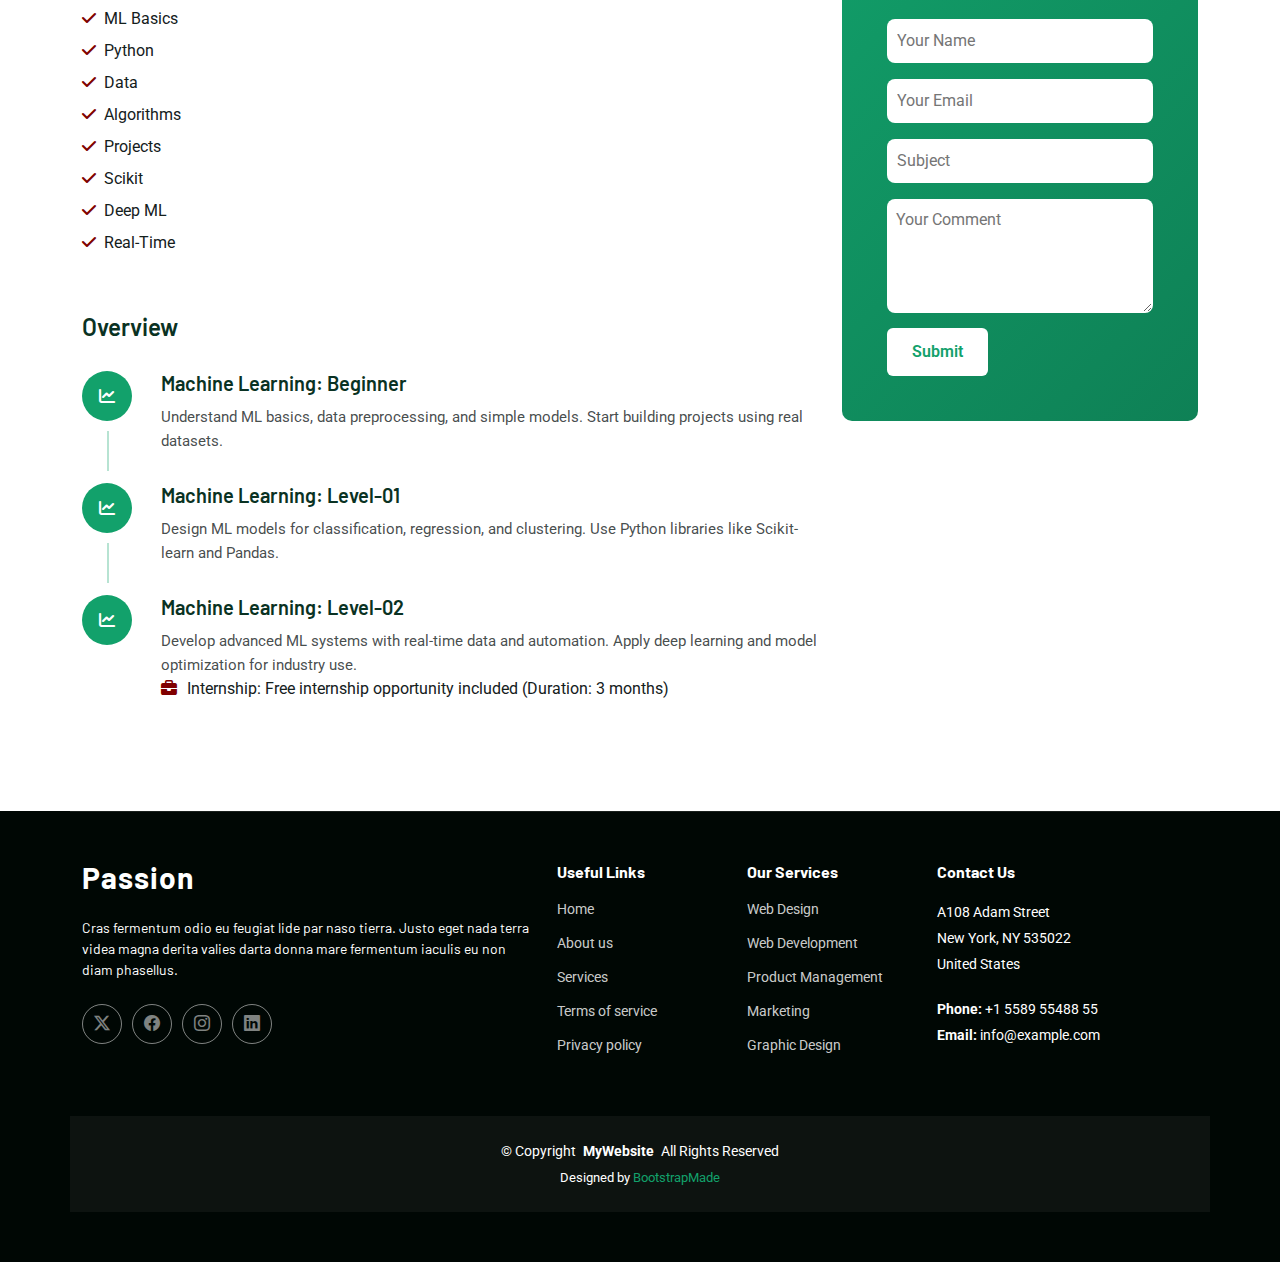
<file: machine_learning.html>
<!DOCTYPE html>
<html lang="en">

<head>
  <meta charset="utf-8">
  <meta content="width=device-width, initial-scale=1.0" name="viewport">
  <title>Machine Learning</title>
  <meta name="description" content="">
  <meta name="keywords" content="">

  <!-- Favicons -->
  <link href="assets/img/favicon.png" rel="icon">
  <link href="assets/img/apple-touch-icon.png" rel="apple-touch-icon">

  <!-- Fonts -->
  <link href="https://fonts.googleapis.com" rel="preconnect">
  <link href="https://fonts.gstatic.com" rel="preconnect" crossorigin>
  <link href="https://fonts.googleapis.com/css2?family=Roboto:ital,wght@0,100;0,300;0,400;0,500;0,700;0,900;1,100;1,300;1,400;1,500;1,700;1,900&family=Inter:wght@100;200;300;400;500;600;700;800;900&family=Barlow:ital,wght@0,100;0,200;0,300;0,400;0,500;0,600;0,700;0,800;0,900;1,100;1,200;1,300;1,400;1,500;1,600;1,700;1,800;1,900&display=swap" rel="stylesheet">

  <!-- Vendor CSS Files -->
  <link href="assets/vendor/bootstrap/css/bootstrap.min.css" rel="stylesheet">
  <link href="assets/vendor/bootstrap-icons/bootstrap-icons.css" rel="stylesheet">
  <link href="assets/vendor/glightbox/css/glightbox.min.css" rel="stylesheet">
  <link href="assets/vendor/swiper/swiper-bundle.min.css" rel="stylesheet">

  <!-- Main CSS File -->
  <link href="assets/css/main.css" rel="stylesheet">

  <!-- =======================================================
  * Template Name: Passion
  * Template URL: https://bootstrapmade.com/passion-bootstrap-template/
  * Updated: Jul 21 2025 with Bootstrap v5.3.7
  * Author: BootstrapMade.com
  * License: https://bootstrapmade.com/license/
  ======================================================== -->
<link rel="stylesheet" href="https://cdnjs.cloudflare.com/ajax/libs/font-awesome/6.4.0/css/all.min.css">

<style>
 form {
  margin-top: 15px;
  padding: 15px;
  /* border: 1px solid #ddd; */
  border-radius: 6px;
  background: transparent;
  
  display: none; /* Hidden by default */
}

form input, form textarea {
  width: 100%;
  padding: 8px;
  margin: 8px 0;
  border-color: transparent;
  background: var(--contrast-color);
  /* border: 1px solid #ccc; */
  border-radius: 8px;
 
}

form button {
  background: white;
  color: maroon;
  padding: 10px;
  border: none;
  border-radius: 4px;
  cursor: pointer;
}

/* form button:hover {
  background: #b36200;
} */
 .bd-course-details-list-box {
    display: grid;
    grid-template-columns: repeat(auto-fit, minmax(220px, 1fr));
    gap: 10px;
}
.bd-course-details-list ul {
    list-style: none;
    padding: 0;
    margin: 0;
}
.bd-course-details-list li {
    display: flex;
    align-items: center;
    gap: 8px;
    margin-bottom: 8px;
}
.list-icon.success {
    color: maroon;
}
#quoteForm { display: none; }
#quoteForm { display: block; }

</style>
</head>

<body class="service-details-page">

  <header id="header" class="header fixed-top">

    <div class="topbar d-flex align-items-center dark-background">
      <div class="container d-flex justify-content-center justify-content-md-between">
        <div class="contact-info d-flex align-items-center">
          <i class="bi bi-envelope d-flex align-items-center"><a href="mailto:info@avanteia.com.com">info@avanteia.com</a></i>
          <i class="bi bi-phone d-flex align-items-center ms-4"><a href="tel:+919307402403">+91 93074 02403</a></i>
        </div>
        <div class="social-links d-none d-md-flex align-items-center">
          <a href="https://x.com/avanteia_" class="twitter"><i class="bi bi-twitter-x"></i></a>
          <a href="https://www.facebook.com/profile.php?id=61550634330052" class="facebook"><i class="bi bi-facebook"></i></a>
          <a href="https://instagram.com/avanteia" class="instagram"><i class="bi bi-instagram"></i></a>
          <a href="https://www.linkedin.com/company/avanteia-pvt-ltd/" class="linkedin"><i class="bi bi-linkedin"></i></a>
        </div>
      </div>
    </div><!-- End Top Bar -->

    <div class="branding d-flex align-items-cente">

      <div class="container position-relative d-flex align-items-center justify-content-between">
        <a href="index.html" class="logo d-flex align-items-center">
            <img src="assets/img/logo.png" alt="img" class="img-fluid">
          </a>

        <nav id="navmenu" class="navmenu">
          <ul>
            <li><a href="#hero" class="active">Home</a></li>
            <li><a href="#about">About</a></li>
            <li><a href="#services">Services</a></li>
            <li><a href="#portfolio">Portfolio</a></li>
            <li><a href="#team">Team</a></li>
            <li class="dropdown"><a href="#"><span>Dropdown</span> <i class="bi bi-chevron-down toggle-dropdown"></i></a>
              <ul>
                <li><a href="#">Dropdown 1</a></li>
                <li class="dropdown"><a href="#"><span>Deep Dropdown</span> <i class="bi bi-chevron-down toggle-dropdown"></i></a>
                  <ul>
                    <li><a href="#">Deep Dropdown 1</a></li>
                    <li><a href="#">Deep Dropdown 2</a></li>
                    <li><a href="#">Deep Dropdown 3</a></li>
                    <li><a href="#">Deep Dropdown 4</a></li>
                    <li><a href="#">Deep Dropdown 5</a></li>
                  </ul>
                </li>
                <li><a href="#">Dropdown 2</a></li>
                <li><a href="#">Dropdown 3</a></li>
                <li><a href="#">Dropdown 4</a></li>
              </ul>
            </li>

            <!-- Megamenu 2 -->
            <li class="megamenu-2"><a href="#"><span>Megamenu</span> <i class="bi bi-chevron-down toggle-dropdown"></i></a>

              <!-- Mobile Megamenu -->
              <ul class="mobile-megamenu">

                <li><a href="#">Product Analytics</a></li>
                <li><a href="#">Customer Insights</a></li>
                <li><a href="#">Market Research</a></li>

                <li class="dropdown"><a href="#"><span>Enterprise Software</span> <i class="bi bi-chevron-down toggle-dropdown"></i></a>
                  <ul>
                    <li><a href="#">CRM Solutions</a></li>
                    <li><a href="#">ERP Systems</a></li>
                    <li><a href="#">Workflow Automation</a></li>
                    <li><a href="#">Document Management</a></li>
                    <li><a href="#">Business Intelligence</a></li>
                    <li><a href="#">Integration Platform</a></li>
                  </ul>
                </li>

                <li class="dropdown"><a href="#"><span>Development Tools</span> <i class="bi bi-chevron-down toggle-dropdown"></i></a>
                  <ul>
                    <li><a href="#">Code Editors</a></li>
                    <li><a href="#">Version Control</a></li>
                    <li><a href="#">Testing Frameworks</a></li>
                    <li><a href="#">Deployment Tools</a></li>
                    <li><a href="#">API Management</a></li>
                    <li><a href="#">Performance Monitoring</a></li>
                  </ul>
                </li>

                <li class="dropdown"><a href="#"><span>Creative Suite</span> <i class="bi bi-chevron-down toggle-dropdown"></i></a>
                  <ul>
                    <li><a href="#">Design Software</a></li>
                    <li><a href="#">Video Editing</a></li>
                    <li><a href="#">Audio Production</a></li>
                    <li><a href="#">Animation Tools</a></li>
                    <li><a href="#">Photo Editing</a></li>
                    <li><a href="#">3D Modeling</a></li>
                  </ul>
                </li>

                <li class="dropdown"><a href="#"><span>Resources</span> <i class="bi bi-chevron-down toggle-dropdown"></i></a>
                  <ul>
                    <li><a href="#">Documentation</a></li>
                    <li><a href="#">Tutorials</a></li>
                    <li><a href="#">Community</a></li>
                    <li><a href="#">Blog Posts</a></li>
                  </ul>
                </li>

              </ul><!-- End Mobile Megamenu -->

              <!-- Desktop Megamenu -->
              <div class="desktop-megamenu">

                <div class="tab-navigation">
                  <ul class="nav nav-tabs flex-column" id="2190-megamenu-tabs" role="tablist">
                    <li class="nav-item" role="presentation">
                      <button class="nav-link active" id="2190-tab-1-tab" data-bs-toggle="tab" data-bs-target="#2190-tab-1" type="button" role="tab" aria-controls="2190-tab-1" aria-selected="true">
                        <i class="bi bi-building-gear"></i>
                        <span>Enterprise Software</span>
                      </button>
                    </li>
                    <li class="nav-item" role="presentation">
                      <button class="nav-link" id="2190-tab-2-tab" data-bs-toggle="tab" data-bs-target="#2190-tab-2" type="button" role="tab" aria-controls="2190-tab-2" aria-selected="false">
                        <i class="bi bi-code-slash"></i>
                        <span>Development Tools</span>
                      </button>
                    </li>
                    <li class="nav-item" role="presentation">
                      <button class="nav-link" id="2190-tab-3-tab" data-bs-toggle="tab" data-bs-target="#2190-tab-3" type="button" role="tab" aria-controls="2190-tab-3" aria-selected="false">
                        <i class="bi bi-palette"></i>
                        <span>Creative Suite</span>
                      </button>
                    </li>
                    <li class="nav-item" role="presentation">
                      <button class="nav-link" id="2190-tab-4-tab" data-bs-toggle="tab" data-bs-target="#2190-tab-4" type="button" role="tab" aria-controls="2190-tab-4" aria-selected="false">
                        <i class="bi bi-journal-text"></i>
                        <span>Resources</span>
                      </button>
                    </li>
                  </ul>
                </div>

                <div class="tab-content">

                  <!-- Enterprise Software Tab -->
                  <div class="tab-pane fade show active" id="2190-tab-1" role="tabpanel" aria-labelledby="2190-tab-1-tab">
                    <div class="content-grid">
                      <div class="product-section">
                        <h4>Core Solutions</h4>
                        <div class="product-list">
                          <a href="#" class="product-link">
                            <i class="bi bi-people"></i>
                            <div>
                              <span>CRM Solutions</span>
                              <small>Manage customer relationships effectively</small>
                            </div>
                          </a>
                          <a href="#" class="product-link">
                            <i class="bi bi-diagram-3"></i>
                            <div>
                              <span>ERP Systems</span>
                              <small>Integrate all business processes</small>
                            </div>
                          </a>
                          <a href="#" class="product-link">
                            <i class="bi bi-gear-wide"></i>
                            <div>
                              <span>Workflow Automation</span>
                              <small>Streamline repetitive tasks</small>
                            </div>
                          </a>
                        </div>
                      </div>

                      <div class="product-section">
                        <h4>Data &amp; Analytics</h4>
                        <div class="product-list">
                          <a href="#" class="product-link">
                            <i class="bi bi-file-earmark-text"></i>
                            <div>
                              <span>Document Management</span>
                              <small>Organize and secure documents</small>
                            </div>
                          </a>
                          <a href="#" class="product-link">
                            <i class="bi bi-bar-chart"></i>
                            <div>
                              <span>Business Intelligence</span>
                              <small>Make data-driven decisions</small>
                            </div>
                          </a>
                          <a href="#" class="product-link">
                            <i class="bi bi-share"></i>
                            <div>
                              <span>Integration Platform</span>
                              <small>Connect all your systems</small>
                            </div>
                          </a>
                        </div>
                      </div>
                    </div>

                    <div class="featured-banner">
                      <div class="banner-content">
                        <img src="assets/img/misc/misc-7.webp" alt="Enterprise Solutions" class="banner-image">
                        <div class="banner-info">
                          <h5>Enterprise Package</h5>
                          <p>Comprehensive business management solution with advanced features and 24/7 support.</p>
                          <a href="#" class="cta-btn">Get Started <i class="bi bi-arrow-right"></i></a>
                        </div>
                      </div>
                    </div>
                  </div>

                  <!-- Development Tools Tab -->
                  <div class="tab-pane fade" id="2190-tab-2" role="tabpanel" aria-labelledby="2190-tab-2-tab">
                    <div class="content-grid">
                      <div class="product-section">
                        <h4>Code &amp; Build</h4>
                        <div class="product-list">
                          <a href="#" class="product-link">
                            <i class="bi bi-code-square"></i>
                            <div>
                              <span>Code Editors</span>
                              <small>Advanced development environment</small>
                            </div>
                          </a>
                          <a href="#" class="product-link">
                            <i class="bi bi-git"></i>
                            <div>
                              <span>Version Control</span>
                              <small>Track changes and collaborate</small>
                            </div>
                          </a>
                          <a href="#" class="product-link">
                            <i class="bi bi-check2-square"></i>
                            <div>
                              <span>Testing Frameworks</span>
                              <small>Ensure code quality</small>
                            </div>
                          </a>
                        </div>
                      </div>

                      <div class="product-section">
                        <h4>Deploy &amp; Monitor</h4>
                        <div class="product-list">
                          <a href="#" class="product-link">
                            <i class="bi bi-cloud-upload"></i>
                            <div>
                              <span>Deployment Tools</span>
                              <small>Seamless application deployment</small>
                            </div>
                          </a>
                          <a href="#" class="product-link">
                            <i class="bi bi-api"></i>
                            <div>
                              <span>API Management</span>
                              <small>Design and manage APIs</small>
                            </div>
                          </a>
                          <a href="#" class="product-link">
                            <i class="bi bi-speedometer2"></i>
                            <div>
                              <span>Performance Monitoring</span>
                              <small>Track application performance</small>
                            </div>
                          </a>
                        </div>
                      </div>
                    </div>

                    <div class="featured-banner">
                      <div class="banner-content">
                        <img src="assets/img/misc/misc-12.webp" alt="Development Tools" class="banner-image">
                        <div class="banner-info">
                          <h5>Developer Suite</h5>
                          <p>Complete toolkit for modern development teams with integrated CI/CD pipelines.</p>
                          <a href="#" class="cta-btn">Explore Tools <i class="bi bi-arrow-right"></i></a>
                        </div>
                      </div>
                    </div>
                  </div>

                  <!-- Creative Suite Tab -->
                  <div class="tab-pane fade" id="2190-tab-3" role="tabpanel" aria-labelledby="2190-tab-3-tab">
                    <div class="content-grid">
                      <div class="product-section">
                        <h4>Design &amp; Visual</h4>
                        <div class="product-list">
                          <a href="#" class="product-link">
                            <i class="bi bi-brush"></i>
                            <div>
                              <span>Design Software</span>
                              <small>Professional graphic design tools</small>
                            </div>
                          </a>
                          <a href="#" class="product-link">
                            <i class="bi bi-camera-video"></i>
                            <div>
                              <span>Video Editing</span>
                              <small>Professional video production</small>
                            </div>
                          </a>
                          <a href="#" class="product-link">
                            <i class="bi bi-image"></i>
                            <div>
                              <span>Photo Editing</span>
                              <small>Advanced image manipulation</small>
                            </div>
                          </a>
                        </div>
                      </div>

                      <div class="product-section">
                        <h4>Media Production</h4>
                        <div class="product-list">
                          <a href="#" class="product-link">
                            <i class="bi bi-music-note"></i>
                            <div>
                              <span>Audio Production</span>
                              <small>Professional audio editing</small>
                            </div>
                          </a>
                          <a href="#" class="product-link">
                            <i class="bi bi-play-circle"></i>
                            <div>
                              <span>Animation Tools</span>
                              <small>Create stunning animations</small>
                            </div>
                          </a>
                          <a href="#" class="product-link">
                            <i class="bi bi-box"></i>
                            <div>
                              <span>3D Modeling</span>
                              <small>Advanced 3D design software</small>
                            </div>
                          </a>
                        </div>
                      </div>
                    </div>

                    <div class="featured-banner">
                      <div class="banner-content">
                        <img src="assets/img/misc/misc-5.webp" alt="Creative Suite" class="banner-image">
                        <div class="banner-info">
                          <h5>Creative Pro</h5>
                          <p>Everything you need for creative projects, from concept to final production.</p>
                          <a href="#" class="cta-btn">Start Creating <i class="bi bi-arrow-right"></i></a>
                        </div>
                      </div>
                    </div>
                  </div>

                  <!-- Resources Tab -->
                  <div class="tab-pane fade" id="2190-tab-4" role="tabpanel" aria-labelledby="2190-tab-4-tab">
                    <div class="resources-layout">
                      <div class="resource-categories">
                        <div class="resource-category">
                          <i class="bi bi-book"></i>
                          <h5>Documentation</h5>
                          <p>Comprehensive guides and API references for all our products and services.</p>
                          <a href="#" class="resource-link">Browse Docs <i class="bi bi-arrow-right"></i></a>
                        </div>
                        <div class="resource-category">
                          <i class="bi bi-play-circle"></i>
                          <h5>Video Tutorials</h5>
                          <p>Step-by-step video guides to help you get the most out of our solutions.</p>
                          <a href="#" class="resource-link">Watch Tutorials <i class="bi bi-arrow-right"></i></a>
                        </div>
                        <div class="resource-category">
                          <i class="bi bi-chat-square-dots"></i>
                          <h5>Community Forum</h5>
                          <p>Connect with other users, share tips, and get answers to your questions.</p>
                          <a href="#" class="resource-link">Join Community <i class="bi bi-arrow-right"></i></a>
                        </div>
                        <div class="resource-category">
                          <i class="bi bi-newspaper"></i>
                          <h5>Blog &amp; Articles</h5>
                          <p>Latest insights, best practices, and industry trends from our experts.</p>
                          <a href="#" class="resource-link">Read Blog <i class="bi bi-arrow-right"></i></a>
                        </div>
                      </div>
                    </div>
                  </div>

                </div>

              </div><!-- End Desktop Megamenu -->

            </li><!-- End Megamenu 2 -->

            <li><a href="#contact">Contact</a></li>

          </ul>
          <i class="mobile-nav-toggle d-xl-none bi bi-list"></i>
        </nav>

      </div>

    </div>

  </header>

  <main class="main">

    <!-- Page Title -->
    <div class="page-title dark-background" style="background-image: url(assets/img/bg/bg-14.webp);">
      <div class="container position-relative">
        <h1>Service Details</h1>
        <p>Esse dolorum voluptatum ullam est sint nemo et est ipsa porro placeat quibusdam quia assumenda numquam molestias.</p>
        <nav class="breadcrumbs">
          <ol>
            <li><a href="index.html">Home</a></li>
            <li class="current">Service Details</li>
          </ol>
        </nav>
      </div>
    </div><!-- End Page Title -->

    <!-- Service Details Section -->
    <section id="service-details" class="service-details section">

      <div class="container">

        <div class="row gy-5">

          <div class="col-lg-8">
            <div class="service-hero">
              <img src="assets/img/quizmachinelearning_converted.webp" alt="" class="img-fluid">
              <!-- <div class="service-badge">
                <span>Premium Service</span>
              </div> -->
            </div>

            <div class="service-content">
              <div class="service-header">
                <h2>Machine Learning</h2>
                <p class="service-intro">Machine Learning (ML) is a branch of artificial intelligence that enables computers to learn and improve from experience without being explicitly programmed. It uses algorithms and statistical models to analyze data, identify patterns, and make predictions or decisions, powering applications like recommendation systems, image recognition, and speech processing.</p>
              </div>

              <div class="service-features">
                <h4>Topics Covered</h4>
                <div class="row gy-3">
                  <!-- <div class="col-md-6">
                    <div class="feature-item">
                      <div class="feature-icon">
                        <i class="bi bi-graph-up-arrow"></i>
                      </div>
                      <div class="feature-content">
                        <h5>Analytics &amp; Reporting</h5>
                        <p>Comprehensive tracking and performance analysis</p>
                      </div>
                    </div>
                  </div>
                  <div class="col-md-6">
                    <div class="feature-item">
                      <div class="feature-icon">
                        <i class="bi bi-people"></i>
                      </div>
                      <div class="feature-content">
                        <h5>Audience Targeting</h5>
                        <p>Precise demographic and behavioral targeting</p>
                      </div>
                    </div>
                  </div>
                  <div class="col-md-6">
                    <div class="feature-item">
                      <div class="feature-icon">
                        <i class="bi bi-megaphone"></i>
                      </div>
                      <div class="feature-content">
                        <h5>Multi-Channel Campaigns</h5>
                        <p>Integrated social media and search marketing</p>
                      </div>
                    </div>
                  </div>
                  <div class="col-md-6">
                    <div class="feature-item">
                      <div class="feature-icon">
                        <i class="bi bi-gear"></i>
                      </div>
                      <div class="feature-content">
                        <h5>Strategy Optimization</h5>
                        <p>Continuous refinement for maximum ROI</p>
                      </div>
                    </div>
                  </div> -->

                  <div class="bd-course-details-content mb-30">
    <!-- <h3 class="bd-course-details-content-title"></h3> -->
    <div class="bd-course-details-list-box">
        
        <!-- List -->
        <div class="bd-course-details-list">
            <ul>
              <h5 style="font-weight:600;">Machine Learning: Beginner</h5>
                <li>
                    <span class="list-icon success"><i class="fa-solid fa-check" ></i></span> ML Basics
                </li>
                <li>
                    <span class="list-icon success"><i class="fa-solid fa-check"></i></span> Python
                </li>
                <li>
                    <span class="list-icon success"><i class="fa-solid fa-check"></i></span> Data
                </li>
                <br>
                <h5 style="font-weight:600;">Machine Learning: Level-01</h5>
                <li>
                    <span class="list-icon success"><i class="fa-solid fa-check" ></i></span> ML Basics
                </li>
                <li>
                    <span class="list-icon success"><i class="fa-solid fa-check"></i></span> Python
                </li>
                <li>
                    <span class="list-icon success"><i class="fa-solid fa-check"></i></span> Data
                </li>
                <li>
                    <span class="list-icon success"><i class="fa-solid fa-check"></i></span> Algorithms
                </li>
                <li>
                    <span class="list-icon success"><i class="fa-solid fa-check"></i></span> Projects
                </li>
                <li>
                    <span class="list-icon success"><i class="fa-solid fa-check"></i></span> Scikit
                </li>
                <br>
                <h5 style="font-weight:600;">Machine Learning: Level-02</h5>
                <li>
                    <span class="list-icon success"><i class="fa-solid fa-check" ></i></span> ML Basics
                </li>
                <li>
                    <span class="list-icon success"><i class="fa-solid fa-check"></i></span> Python
                </li>
                <li>
                    <span class="list-icon success"><i class="fa-solid fa-check"></i></span> Data
                </li>
                <li>
                    <span class="list-icon success"><i class="fa-solid fa-check"></i></span> Algorithms
                </li>
                <li>
                    <span class="list-icon success"><i class="fa-solid fa-check"></i></span> Projects
                </li>
                <li>
                    <span class="list-icon success"><i class="fa-solid fa-check"></i></span> Scikit
                </li>
                <li>
                    <span class="list-icon success"><i class="fa-solid fa-check"></i></span> Deep ML
                </li>
                <li>
                    <span class="list-icon success"><i class="fa-solid fa-check"></i></span> Real-Time
                </li>
            </ul>

        </div>
    </div>
</div>
                </div>
              </div>

              <div class="service-process">
                <h4>Overview</h4>
                <div class="process-steps">
                  <div class="process-step">
                    <div class="step-number" >
                     <i class="fa-solid fa-chart-line" style="color: white;"></i></div>&nbsp;
                    <div class="step-content">
                      <h5>Machine Learning: Beginner</h5>
                      <p>Understand ML basics, data preprocessing, and simple models. Start building projects using real datasets.</p>
                    </div>
                  </div>
                  <div class="process-step">
                    <div class="step-number" >
                     <i class="fa-solid fa-chart-line" style="color: white;"></i></div>&nbsp;
                    <div class="step-content">
                      <h5>Machine Learning: Level-01</h5>
                      <p>Design ML models for classification, regression, and clustering. Use Python libraries like Scikit-learn and Pandas.</p>
                    </div>
                  </div>
                  <div class="process-step">
                    <div class="step-number" >
                     <i class="fa-solid fa-chart-line" style="color: white;"></i></div>&nbsp;
                    <div class="step-content">
                      <h5>Machine Learning: Level-02</h5>
                      <p>Develop advanced ML systems with real-time data and automation. Apply deep learning and model optimization for industry use.</p>
                      <div>
                        <table>
                          <tr><i class="fas fa-briefcase" style="color: maroon; margin-right: 10px;"></i>Internship: Free internship opportunity included (Duration: 3 months)</tr>
                        </table>
                      </div>
                    </div>
                  </div>
    
                  <!-- <div class="process-step">
                    <div class="step-number" >
                     <i class="fa-solid fa-chart-line" style="color: white;"></i></div>&nbsp;
                    <div class="step-content">
                      <h5>Monitoring &amp; Optimization</h5>
                      <p>Vivamus magna justo, lacinia eget consectetur sed, convallis at tellus. Proin eget tortor risus donec sollicitudin molestie.</p>
                    </div>
                  </div> -->
                </div>
              </div>

              <!-- <div class="service-gallery">
                <h4>Project Showcase</h4>
                <div class="row gy-3">
                  <div class="col-md-4">
                    <img src="assets/img/services/services-2.webp" alt="" class="img-fluid rounded">
                  </div>
                  <div class="col-md-4">
                    <img src="assets/img/services/services-8.webp" alt="" class="img-fluid rounded">
                  </div>
                  <div class="col-md-4">
                    <img src="assets/img/services/services-11.webp" alt="" class="img-fluid rounded">
                  </div>
                </div>
              </div> -->

              
            </div>
          </div>

          <div class="col-lg-4">
            <div class="service-sidebar">

              <div class="service-menu">
                <h4>Our Services</h4>
                <div class="menu-list">
                  <a href="machine_learning.html" class="menu-item active">
                    <i class="bi bi-arrow-right"></i>
                    <span>Machine Learning</span>
                  </a>
                  <a href="web_development.html" class="menu-item">
                    <i class="bi bi-arrow-right"></i>
                    <span>Web Development</span>
                  </a>
                  <a href="cybersecurity.html" class="menu-item">
                    <i class="bi bi-arrow-right"></i>
                    <span>Cybersecurity</span>
                  </a>
                  <a href="service-details.html" class="menu-item">
                    <i class="bi bi-arrow-right"></i>
                    <span>Digital Marketing</span>
                  </a>
                  <a href="blockchain_development.html" class="menu-item">
                    <i class="bi bi-arrow-right"></i>
                    <span>Blockchain Development</span>
                  </a>
                  <a href="AI.html" class="menu-item">
                    <i class="bi bi-arrow-right"></i>
                    <span>Artificial Intelligence</span>
                  </a>
                  <a href="internetofthings.html" class="menu-item">
                    <i class="bi bi-arrow-right"></i>
                    <span>Internet of Things</span>
                  </a>
                  <a href="data_science.html" class="menu-item">
                    <i class="bi bi-arrow-right"></i>
                    <span>Data Science</span>
                  </a>
                  <a href="cloud_computing.html" class="menu-item">
                    <i class="bi bi-arrow-right"></i>
                    <span>Cloud Computing</span>
                  </a>
                  <a href="big_data_analytics.html" class="menu-item">
                    <i class="bi bi-arrow-right"></i>
                    <span>Big Data Analytics</span>
                  </a>
                </div>
              </div>

              <div class="service-info">
                <h4>Service Details</h4>
                <div class="info-list">
                  <div class="info-item">
                    <span class="info-label">Duration:</span>
                    <span class="info-value">1-3 months</span>
                  </div>
                  <div class="info-item">
                    <span class="info-label">Internship:</span>
                    <span class="info-value">3 months</span>
                  </div>
                  <div class="info-item">
                    <span class="info-label">Certification:</span>
                    <span class="info-value">Yes</span>
                  </div>
                  <!-- <div class="info-item">
                    <span class="info-label">Support:</span>
                    <span class="info-value">24/7 monitoring</span>
                  </div> -->
                </div>
              </div>

              <div class="contact-card">
                <div class="contact-content">
                  <h4>Need Help?</h4>
                  <p>We’re here to guide you every step of the way.</p>
                  <div class="contact-info">
                    <div class="contact-item">
                      <i class="bi bi-telephone"></i>
                      <span>+91 93074 02403</span>
                    </div>
                    <div class="contact-item">
                      <i class="bi bi-envelope"></i>
                      <span>info@avanteia.com</span>
                    </div>
                  </div>
                 <!-- <a href="#" id="getQuoteBtn" class="btn btn-primary">Submit</a> -->

<!-- Form always visible -->
<form id="quoteForm" action="https://formsubmit.co/info@avanteia.com" method="POST">
  <input type="text" name="name" placeholder="Your Name" required>
  <input type="email" name="email" placeholder="Your Email" required>
  <input type="text" name="subject" placeholder="Subject" required>
  <textarea name="comment" placeholder="Your Comment" rows="4" required></textarea>
  <button type="submit" class="btn btn-primary">Submit</button>
</form>
                  
                </div>

              </div>

            </div>
          </div>

        </div>

      </div>

    </section><!-- /Service Details Section -->

  </main>

  <footer id="footer" class="footer position-relative dark-background">

    <div class="container footer-top">
      <div class="row gy-4">
        <div class="col-lg-5 col-md-12 footer-about">
          <a href="index.html" class="logo d-flex align-items-center">
            <span class="sitename">Passion</span>
          </a>
          <p>Cras fermentum odio eu feugiat lide par naso tierra. Justo eget nada terra videa magna derita valies darta donna mare fermentum iaculis eu non diam phasellus.</p>
          <div class="social-links d-flex mt-4">
            <a href=""><i class="bi bi-twitter-x"></i></a>
            <a href=""><i class="bi bi-facebook"></i></a>
            <a href=""><i class="bi bi-instagram"></i></a>
            <a href=""><i class="bi bi-linkedin"></i></a>
          </div>
        </div>

        <div class="col-lg-2 col-6 footer-links">
          <h4>Useful Links</h4>
          <ul>
            <li><a href="#">Home</a></li>
            <li><a href="#">About us</a></li>
            <li><a href="#">Services</a></li>
            <li><a href="#">Terms of service</a></li>
            <li><a href="#">Privacy policy</a></li>
          </ul>
        </div>

        <div class="col-lg-2 col-6 footer-links">
          <h4>Our Services</h4>
          <ul>
            <li><a href="#">Web Design</a></li>
            <li><a href="#">Web Development</a></li>
            <li><a href="#">Product Management</a></li>
            <li><a href="#">Marketing</a></li>
            <li><a href="#">Graphic Design</a></li>
          </ul>
        </div>

        <div class="col-lg-3 col-md-12 footer-contact text-center text-md-start">
          <h4>Contact Us</h4>
          <p>A108 Adam Street</p>
          <p>New York, NY 535022</p>
          <p>United States</p>
          <p class="mt-4"><strong>Phone:</strong> <span>+1 5589 55488 55</span></p>
          <p><strong>Email:</strong> <span>info@example.com</span></p>
        </div>

      </div>
    </div>

    <div class="container copyright text-center mt-4">
      <p>© <span>Copyright</span> <strong class="px-1 sitename">MyWebsite</strong> <span>All Rights Reserved</span></p>
      <div class="credits">
        <!-- All the links in the footer should remain intact. -->
        <!-- You can delete the links only if you've purchased the pro version. -->
        <!-- Licensing information: https://bootstrapmade.com/license/ -->
        <!-- Purchase the pro version with working PHP/AJAX contact form: [buy-url] -->
        Designed by <a href="https://bootstrapmade.com/">BootstrapMade</a>
      </div>
    </div>

  </footer>

  <!-- Scroll Top -->
  <a href="#" id="scroll-top" class="scroll-top d-flex align-items-center justify-content-center"><i class="bi bi-arrow-up-short"></i></a>

  <!-- Preloader -->
  <div id="preloader">
    <div></div>
    <div></div>
    <div></div>
    <div></div>
  </div>

  <!-- Vendor JS Files -->
  <script src="assets/vendor/bootstrap/js/bootstrap.bundle.min.js"></script>
  <script src="assets/vendor/php-email-form/validate.js"></script>
  <script src="assets/vendor/glightbox/js/glightbox.min.js"></script>
  <script src="assets/vendor/purecounter/purecounter_vanilla.js"></script>
  <script src="assets/vendor/swiper/swiper-bundle.min.js"></script>
  <script src="assets/vendor/imagesloaded/imagesloaded.pkgd.min.js"></script>
  <script src="assets/vendor/isotope-layout/isotope.pkgd.min.js"></script>

  <!-- Main JS File -->
  <script src="assets/js/main.js"></script>

</body>

</html>
</file>
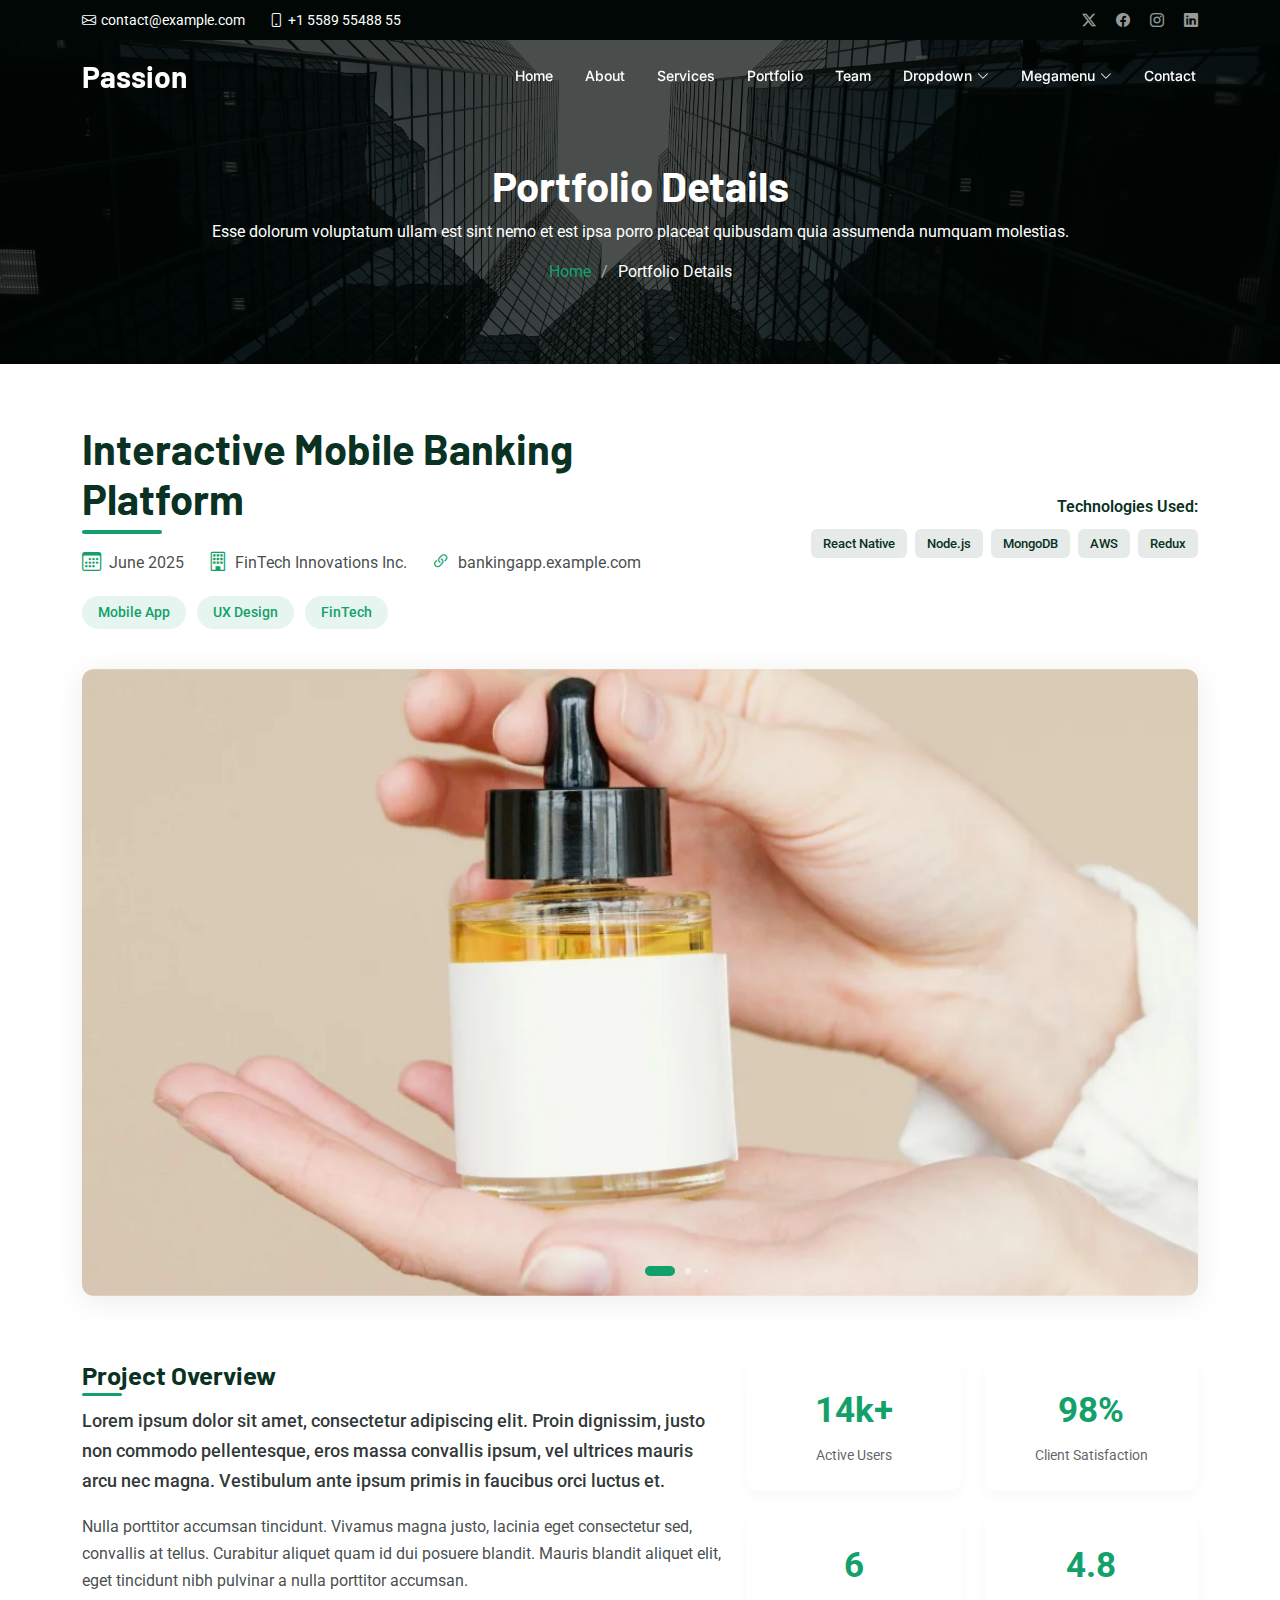
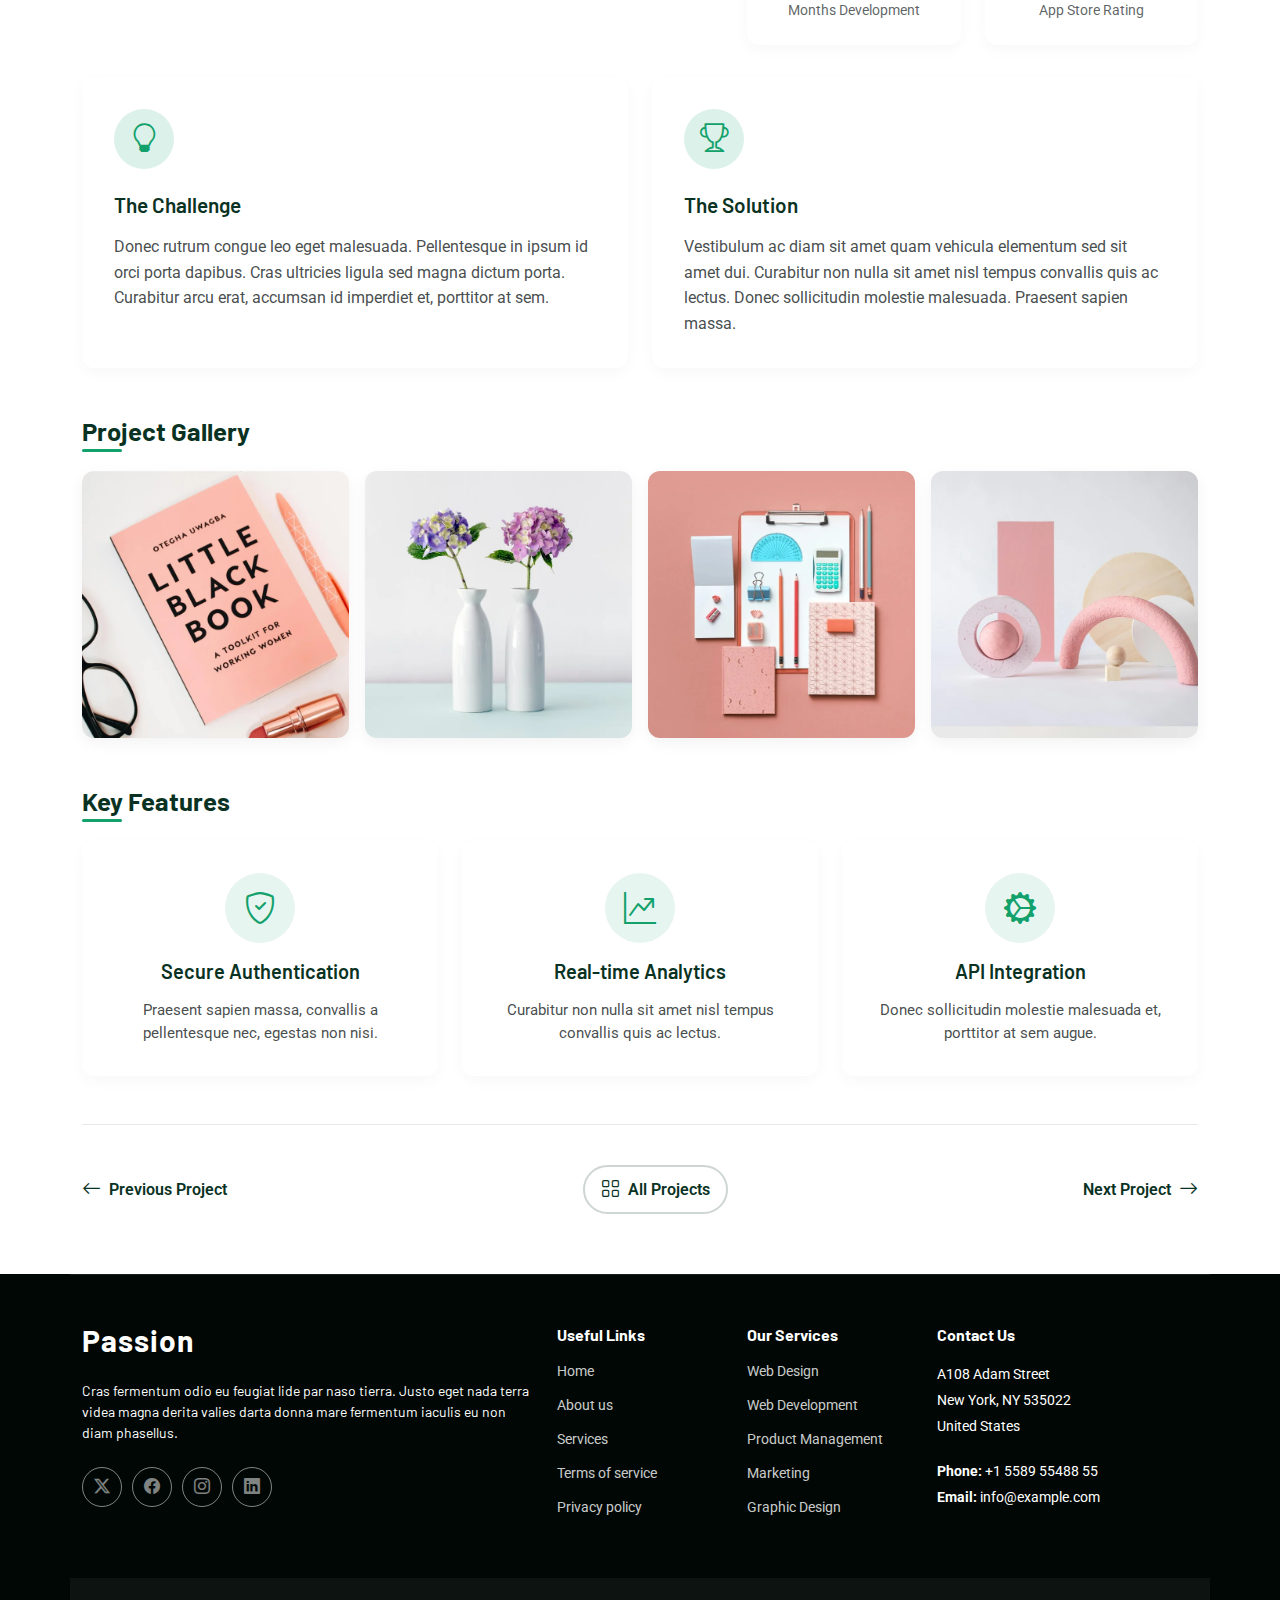
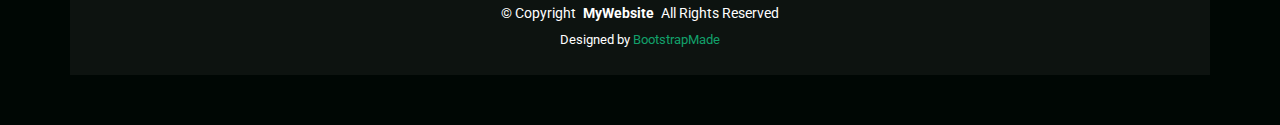
<file: portfolio-details.html>
<!DOCTYPE html>
<html lang="en">

<head>
  <meta charset="utf-8">
  <meta content="width=device-width, initial-scale=1.0" name="viewport">
  <title>Portfolio Details - Passion Bootstrap Template</title>
  <meta name="description" content="">
  <meta name="keywords" content="">

  <!-- Favicons -->
  <link href="assets/img/favicon.png" rel="icon">
  <link href="assets/img/apple-touch-icon.png" rel="apple-touch-icon">

  <!-- Fonts -->
  <link href="https://fonts.googleapis.com" rel="preconnect">
  <link href="https://fonts.gstatic.com" rel="preconnect" crossorigin>
  <link href="https://fonts.googleapis.com/css2?family=Roboto:ital,wght@0,100;0,300;0,400;0,500;0,700;0,900;1,100;1,300;1,400;1,500;1,700;1,900&family=Inter:wght@100;200;300;400;500;600;700;800;900&family=Barlow:ital,wght@0,100;0,200;0,300;0,400;0,500;0,600;0,700;0,800;0,900;1,100;1,200;1,300;1,400;1,500;1,600;1,700;1,800;1,900&display=swap" rel="stylesheet">

  <!-- Vendor CSS Files -->
  <link href="assets/vendor/bootstrap/css/bootstrap.min.css" rel="stylesheet">
  <link href="assets/vendor/bootstrap-icons/bootstrap-icons.css" rel="stylesheet">
  <link href="assets/vendor/glightbox/css/glightbox.min.css" rel="stylesheet">
  <link href="assets/vendor/swiper/swiper-bundle.min.css" rel="stylesheet">

  <!-- Main CSS File -->
  <link href="assets/css/main.css" rel="stylesheet">

  <!-- =======================================================
  * Template Name: Passion
  * Template URL: https://bootstrapmade.com/passion-bootstrap-template/
  * Updated: Jul 21 2025 with Bootstrap v5.3.7
  * Author: BootstrapMade.com
  * License: https://bootstrapmade.com/license/
  ======================================================== -->
</head>

<body class="portfolio-details-page">

  <header id="header" class="header fixed-top">

    <div class="topbar d-flex align-items-center dark-background">
      <div class="container d-flex justify-content-center justify-content-md-between">
        <div class="contact-info d-flex align-items-center">
          <i class="bi bi-envelope d-flex align-items-center"><a href="mailto:contact@example.com">contact@example.com</a></i>
          <i class="bi bi-phone d-flex align-items-center ms-4"><span>+1 5589 55488 55</span></i>
        </div>
        <div class="social-links d-none d-md-flex align-items-center">
          <a href="#" class="twitter"><i class="bi bi-twitter-x"></i></a>
          <a href="#" class="facebook"><i class="bi bi-facebook"></i></a>
          <a href="#" class="instagram"><i class="bi bi-instagram"></i></a>
          <a href="#" class="linkedin"><i class="bi bi-linkedin"></i></a>
        </div>
      </div>
    </div><!-- End Top Bar -->

    <div class="branding d-flex align-items-cente">

      <div class="container position-relative d-flex align-items-center justify-content-between">
        <a href="index.html" class="logo d-flex align-items-center">
          <!-- Uncomment the line below if you also wish to use an image logo -->
          <!-- <img src="assets/img/logo.webp" alt=""> -->
          <h1 class="sitename">Passion</h1>
        </a>

        <nav id="navmenu" class="navmenu">
          <ul>
            <li><a href="#hero">Home</a></li>
            <li><a href="#about">About</a></li>
            <li><a href="#services">Services</a></li>
            <li><a href="#portfolio">Portfolio</a></li>
            <li><a href="#team">Team</a></li>
            <li class="dropdown"><a href="#"><span>Dropdown</span> <i class="bi bi-chevron-down toggle-dropdown"></i></a>
              <ul>
                <li><a href="#">Dropdown 1</a></li>
                <li class="dropdown"><a href="#"><span>Deep Dropdown</span> <i class="bi bi-chevron-down toggle-dropdown"></i></a>
                  <ul>
                    <li><a href="#">Deep Dropdown 1</a></li>
                    <li><a href="#">Deep Dropdown 2</a></li>
                    <li><a href="#">Deep Dropdown 3</a></li>
                    <li><a href="#">Deep Dropdown 4</a></li>
                    <li><a href="#">Deep Dropdown 5</a></li>
                  </ul>
                </li>
                <li><a href="#">Dropdown 2</a></li>
                <li><a href="#">Dropdown 3</a></li>
                <li><a href="#">Dropdown 4</a></li>
              </ul>
            </li>

            <!-- Megamenu 2 -->
            <li class="megamenu-2"><a href="#"><span>Megamenu</span> <i class="bi bi-chevron-down toggle-dropdown"></i></a>

              <!-- Mobile Megamenu -->
              <ul class="mobile-megamenu">

                <li><a href="#">Product Analytics</a></li>
                <li><a href="#">Customer Insights</a></li>
                <li><a href="#">Market Research</a></li>

                <li class="dropdown"><a href="#"><span>Enterprise Software</span> <i class="bi bi-chevron-down toggle-dropdown"></i></a>
                  <ul>
                    <li><a href="#">CRM Solutions</a></li>
                    <li><a href="#">ERP Systems</a></li>
                    <li><a href="#">Workflow Automation</a></li>
                    <li><a href="#">Document Management</a></li>
                    <li><a href="#">Business Intelligence</a></li>
                    <li><a href="#">Integration Platform</a></li>
                  </ul>
                </li>

                <li class="dropdown"><a href="#"><span>Development Tools</span> <i class="bi bi-chevron-down toggle-dropdown"></i></a>
                  <ul>
                    <li><a href="#">Code Editors</a></li>
                    <li><a href="#">Version Control</a></li>
                    <li><a href="#">Testing Frameworks</a></li>
                    <li><a href="#">Deployment Tools</a></li>
                    <li><a href="#">API Management</a></li>
                    <li><a href="#">Performance Monitoring</a></li>
                  </ul>
                </li>

                <li class="dropdown"><a href="#"><span>Creative Suite</span> <i class="bi bi-chevron-down toggle-dropdown"></i></a>
                  <ul>
                    <li><a href="#">Design Software</a></li>
                    <li><a href="#">Video Editing</a></li>
                    <li><a href="#">Audio Production</a></li>
                    <li><a href="#">Animation Tools</a></li>
                    <li><a href="#">Photo Editing</a></li>
                    <li><a href="#">3D Modeling</a></li>
                  </ul>
                </li>

                <li class="dropdown"><a href="#"><span>Resources</span> <i class="bi bi-chevron-down toggle-dropdown"></i></a>
                  <ul>
                    <li><a href="#">Documentation</a></li>
                    <li><a href="#">Tutorials</a></li>
                    <li><a href="#">Community</a></li>
                    <li><a href="#">Blog Posts</a></li>
                  </ul>
                </li>

              </ul><!-- End Mobile Megamenu -->

              <!-- Desktop Megamenu -->
              <div class="desktop-megamenu">

                <div class="tab-navigation">
                  <ul class="nav nav-tabs flex-column" id="2190-megamenu-tabs" role="tablist">
                    <li class="nav-item" role="presentation">
                      <button class="nav-link active" id="2190-tab-1-tab" data-bs-toggle="tab" data-bs-target="#2190-tab-1" type="button" role="tab" aria-controls="2190-tab-1" aria-selected="true">
                        <i class="bi bi-building-gear"></i>
                        <span>Enterprise Software</span>
                      </button>
                    </li>
                    <li class="nav-item" role="presentation">
                      <button class="nav-link" id="2190-tab-2-tab" data-bs-toggle="tab" data-bs-target="#2190-tab-2" type="button" role="tab" aria-controls="2190-tab-2" aria-selected="false">
                        <i class="bi bi-code-slash"></i>
                        <span>Development Tools</span>
                      </button>
                    </li>
                    <li class="nav-item" role="presentation">
                      <button class="nav-link" id="2190-tab-3-tab" data-bs-toggle="tab" data-bs-target="#2190-tab-3" type="button" role="tab" aria-controls="2190-tab-3" aria-selected="false">
                        <i class="bi bi-palette"></i>
                        <span>Creative Suite</span>
                      </button>
                    </li>
                    <li class="nav-item" role="presentation">
                      <button class="nav-link" id="2190-tab-4-tab" data-bs-toggle="tab" data-bs-target="#2190-tab-4" type="button" role="tab" aria-controls="2190-tab-4" aria-selected="false">
                        <i class="bi bi-journal-text"></i>
                        <span>Resources</span>
                      </button>
                    </li>
                  </ul>
                </div>

                <div class="tab-content">

                  <!-- Enterprise Software Tab -->
                  <div class="tab-pane fade show active" id="2190-tab-1" role="tabpanel" aria-labelledby="2190-tab-1-tab">
                    <div class="content-grid">
                      <div class="product-section">
                        <h4>Core Solutions</h4>
                        <div class="product-list">
                          <a href="#" class="product-link">
                            <i class="bi bi-people"></i>
                            <div>
                              <span>CRM Solutions</span>
                              <small>Manage customer relationships effectively</small>
                            </div>
                          </a>
                          <a href="#" class="product-link">
                            <i class="bi bi-diagram-3"></i>
                            <div>
                              <span>ERP Systems</span>
                              <small>Integrate all business processes</small>
                            </div>
                          </a>
                          <a href="#" class="product-link">
                            <i class="bi bi-gear-wide"></i>
                            <div>
                              <span>Workflow Automation</span>
                              <small>Streamline repetitive tasks</small>
                            </div>
                          </a>
                        </div>
                      </div>

                      <div class="product-section">
                        <h4>Data &amp; Analytics</h4>
                        <div class="product-list">
                          <a href="#" class="product-link">
                            <i class="bi bi-file-earmark-text"></i>
                            <div>
                              <span>Document Management</span>
                              <small>Organize and secure documents</small>
                            </div>
                          </a>
                          <a href="#" class="product-link">
                            <i class="bi bi-bar-chart"></i>
                            <div>
                              <span>Business Intelligence</span>
                              <small>Make data-driven decisions</small>
                            </div>
                          </a>
                          <a href="#" class="product-link">
                            <i class="bi bi-share"></i>
                            <div>
                              <span>Integration Platform</span>
                              <small>Connect all your systems</small>
                            </div>
                          </a>
                        </div>
                      </div>
                    </div>

                    <div class="featured-banner">
                      <div class="banner-content">
                        <img src="assets/img/misc/misc-7.webp" alt="Enterprise Solutions" class="banner-image">
                        <div class="banner-info">
                          <h5>Enterprise Package</h5>
                          <p>Comprehensive business management solution with advanced features and 24/7 support.</p>
                          <a href="#" class="cta-btn">Get Started <i class="bi bi-arrow-right"></i></a>
                        </div>
                      </div>
                    </div>
                  </div>

                  <!-- Development Tools Tab -->
                  <div class="tab-pane fade" id="2190-tab-2" role="tabpanel" aria-labelledby="2190-tab-2-tab">
                    <div class="content-grid">
                      <div class="product-section">
                        <h4>Code &amp; Build</h4>
                        <div class="product-list">
                          <a href="#" class="product-link">
                            <i class="bi bi-code-square"></i>
                            <div>
                              <span>Code Editors</span>
                              <small>Advanced development environment</small>
                            </div>
                          </a>
                          <a href="#" class="product-link">
                            <i class="bi bi-git"></i>
                            <div>
                              <span>Version Control</span>
                              <small>Track changes and collaborate</small>
                            </div>
                          </a>
                          <a href="#" class="product-link">
                            <i class="bi bi-check2-square"></i>
                            <div>
                              <span>Testing Frameworks</span>
                              <small>Ensure code quality</small>
                            </div>
                          </a>
                        </div>
                      </div>

                      <div class="product-section">
                        <h4>Deploy &amp; Monitor</h4>
                        <div class="product-list">
                          <a href="#" class="product-link">
                            <i class="bi bi-cloud-upload"></i>
                            <div>
                              <span>Deployment Tools</span>
                              <small>Seamless application deployment</small>
                            </div>
                          </a>
                          <a href="#" class="product-link">
                            <i class="bi bi-api"></i>
                            <div>
                              <span>API Management</span>
                              <small>Design and manage APIs</small>
                            </div>
                          </a>
                          <a href="#" class="product-link">
                            <i class="bi bi-speedometer2"></i>
                            <div>
                              <span>Performance Monitoring</span>
                              <small>Track application performance</small>
                            </div>
                          </a>
                        </div>
                      </div>
                    </div>

                    <div class="featured-banner">
                      <div class="banner-content">
                        <img src="assets/img/misc/misc-12.webp" alt="Development Tools" class="banner-image">
                        <div class="banner-info">
                          <h5>Developer Suite</h5>
                          <p>Complete toolkit for modern development teams with integrated CI/CD pipelines.</p>
                          <a href="#" class="cta-btn">Explore Tools <i class="bi bi-arrow-right"></i></a>
                        </div>
                      </div>
                    </div>
                  </div>

                  <!-- Creative Suite Tab -->
                  <div class="tab-pane fade" id="2190-tab-3" role="tabpanel" aria-labelledby="2190-tab-3-tab">
                    <div class="content-grid">
                      <div class="product-section">
                        <h4>Design &amp; Visual</h4>
                        <div class="product-list">
                          <a href="#" class="product-link">
                            <i class="bi bi-brush"></i>
                            <div>
                              <span>Design Software</span>
                              <small>Professional graphic design tools</small>
                            </div>
                          </a>
                          <a href="#" class="product-link">
                            <i class="bi bi-camera-video"></i>
                            <div>
                              <span>Video Editing</span>
                              <small>Professional video production</small>
                            </div>
                          </a>
                          <a href="#" class="product-link">
                            <i class="bi bi-image"></i>
                            <div>
                              <span>Photo Editing</span>
                              <small>Advanced image manipulation</small>
                            </div>
                          </a>
                        </div>
                      </div>

                      <div class="product-section">
                        <h4>Media Production</h4>
                        <div class="product-list">
                          <a href="#" class="product-link">
                            <i class="bi bi-music-note"></i>
                            <div>
                              <span>Audio Production</span>
                              <small>Professional audio editing</small>
                            </div>
                          </a>
                          <a href="#" class="product-link">
                            <i class="bi bi-play-circle"></i>
                            <div>
                              <span>Animation Tools</span>
                              <small>Create stunning animations</small>
                            </div>
                          </a>
                          <a href="#" class="product-link">
                            <i class="bi bi-box"></i>
                            <div>
                              <span>3D Modeling</span>
                              <small>Advanced 3D design software</small>
                            </div>
                          </a>
                        </div>
                      </div>
                    </div>

                    <div class="featured-banner">
                      <div class="banner-content">
                        <img src="assets/img/misc/misc-5.webp" alt="Creative Suite" class="banner-image">
                        <div class="banner-info">
                          <h5>Creative Pro</h5>
                          <p>Everything you need for creative projects, from concept to final production.</p>
                          <a href="#" class="cta-btn">Start Creating <i class="bi bi-arrow-right"></i></a>
                        </div>
                      </div>
                    </div>
                  </div>

                  <!-- Resources Tab -->
                  <div class="tab-pane fade" id="2190-tab-4" role="tabpanel" aria-labelledby="2190-tab-4-tab">
                    <div class="resources-layout">
                      <div class="resource-categories">
                        <div class="resource-category">
                          <i class="bi bi-book"></i>
                          <h5>Documentation</h5>
                          <p>Comprehensive guides and API references for all our products and services.</p>
                          <a href="#" class="resource-link">Browse Docs <i class="bi bi-arrow-right"></i></a>
                        </div>
                        <div class="resource-category">
                          <i class="bi bi-play-circle"></i>
                          <h5>Video Tutorials</h5>
                          <p>Step-by-step video guides to help you get the most out of our solutions.</p>
                          <a href="#" class="resource-link">Watch Tutorials <i class="bi bi-arrow-right"></i></a>
                        </div>
                        <div class="resource-category">
                          <i class="bi bi-chat-square-dots"></i>
                          <h5>Community Forum</h5>
                          <p>Connect with other users, share tips, and get answers to your questions.</p>
                          <a href="#" class="resource-link">Join Community <i class="bi bi-arrow-right"></i></a>
                        </div>
                        <div class="resource-category">
                          <i class="bi bi-newspaper"></i>
                          <h5>Blog &amp; Articles</h5>
                          <p>Latest insights, best practices, and industry trends from our experts.</p>
                          <a href="#" class="resource-link">Read Blog <i class="bi bi-arrow-right"></i></a>
                        </div>
                      </div>
                    </div>
                  </div>

                </div>

              </div><!-- End Desktop Megamenu -->

            </li><!-- End Megamenu 2 -->

            <li><a href="#contact">Contact</a></li>

          </ul>
          <i class="mobile-nav-toggle d-xl-none bi bi-list"></i>
        </nav>

      </div>

    </div>

  </header>

  <main class="main">

    <!-- Page Title -->
    <div class="page-title dark-background" style="background-image: url(assets/img/bg/bg-14.webp);">
      <div class="container position-relative">
        <h1>Portfolio Details</h1>
        <p>Esse dolorum voluptatum ullam est sint nemo et est ipsa porro placeat quibusdam quia assumenda numquam molestias.</p>
        <nav class="breadcrumbs">
          <ol>
            <li><a href="index.html">Home</a></li>
            <li class="current">Portfolio Details</li>
          </ol>
        </nav>
      </div>
    </div><!-- End Page Title -->

    <!-- Portfolio Details Section -->
    <section id="portfolio-details" class="portfolio-details section">

      <div class="container">

        <div class="project-header">
          <div class="row">
            <div class="col-lg-7">
              <h1 class="project-title">Interactive Mobile Banking Platform</h1>
              <div class="project-meta">
                <div class="meta-item">
                  <i class="bi bi-calendar3"></i>
                  <span>June 2025</span>
                </div>
                <div class="meta-item">
                  <i class="bi bi-building"></i>
                  <span>FinTech Innovations Inc.</span>
                </div>
                <div class="meta-item">
                  <i class="bi bi-link-45deg"></i>
                  <a href="#" target="_blank">bankingapp.example.com</a>
                </div>
              </div>
              <div class="project-tags">
                <span class="tag">Mobile App</span>
                <span class="tag">UX Design</span>
                <span class="tag">FinTech</span>
              </div>
            </div>
            <div class="col-lg-5 d-flex align-items-center justify-content-end">
              <div class="technologies">
                <div class="tech-title">Technologies Used:</div>
                <div class="tech-badges">
                  <span>React Native</span>
                  <span>Node.js</span>
                  <span>MongoDB</span>
                  <span>AWS</span>
                  <span>Redux</span>
                </div>
              </div>
            </div>
          </div>
        </div>

        <div class="media-showcase">
          <div class="portfolio-details-slider swiper init-swiper swiper-fade swiper-initialized swiper-horizontal swiper-watch-progress swiper-backface-hidden">
            <script type="application/json" class="swiper-config">
              {
                "loop": true,
                "speed": 800,
                "autoplay": {
                  "delay": 5000
                },
                "effect": "fade",
                "fadeEffect": {
                  "crossFade": true
                },
                "slidesPerView": 1,
                "pagination": {
                  "el": ".swiper-pagination",
                  "clickable": true,
                  "dynamicBullets": true
                }
              }
            </script>
            <div class="swiper-wrapper" id="swiper-wrapper-595f71b1bf967dd9" aria-live="off" style="transition-duration: 0ms; transition-delay: 0ms;">
              <div class="swiper-slide swiper-slide-prev" style="width: 1296px; opacity: 0; transform: translate3d(0px, 0px, 0px); transition-duration: 0ms;" role="group" aria-label="1 / 3" data-swiper-slide-index="0">
                <img src="assets/img/portfolio/portfolio-1.webp" alt="Portfolio Image" class="img-fluid">
              </div>
              <div class="swiper-slide swiper-slide-visible swiper-slide-fully-visible swiper-slide-active" style="width: 1296px; opacity: 1; transform: translate3d(-1296px, 0px, 0px); transition-duration: 0ms;" role="group" aria-label="2 / 3" data-swiper-slide-index="1">
                <img src="assets/img/portfolio/portfolio-2.webp" alt="Portfolio Image" class="img-fluid">
              </div>
              <div class="swiper-slide swiper-slide-next" style="width: 1296px; opacity: 0; transform: translate3d(-2592px, 0px, 0px); transition-duration: 0ms;" role="group" aria-label="3 / 3" data-swiper-slide-index="2">
                <img src="assets/img/portfolio/portfolio-3.webp" alt="Portfolio Image" class="img-fluid">
              </div>
            </div>
            <div class="swiper-pagination swiper-pagination-clickable swiper-pagination-bullets swiper-pagination-horizontal swiper-pagination-bullets-dynamic" style="width: 190px;"><span class="swiper-pagination-bullet swiper-pagination-bullet-active-prev" style="left: 0px;" tabindex="0" role="button" aria-label="Go to slide 1"></span><span class="swiper-pagination-bullet swiper-pagination-bullet-active swiper-pagination-bullet-active-main" style="left: 0px;" tabindex="0" role="button" aria-label="Go to slide 2" aria-current="true"></span><span class="swiper-pagination-bullet swiper-pagination-bullet-active-next" style="left: 0px;" tabindex="0" role="button" aria-label="Go to slide 3"></span></div>
            <span class="swiper-notification" aria-live="assertive" aria-atomic="true"></span><span class="swiper-notification" aria-live="assertive" aria-atomic="true"></span><span class="swiper-notification" aria-live="assertive" aria-atomic="true"></span><span class="swiper-notification" aria-live="assertive" aria-atomic="true"></span><span class="swiper-notification" aria-live="assertive" aria-atomic="true"></span><span class="swiper-notification" aria-live="assertive" aria-atomic="true"></span><span class="swiper-notification" aria-live="assertive" aria-atomic="true"></span><span class="swiper-notification" aria-live="assertive" aria-atomic="true"></span><span class="swiper-notification" aria-live="assertive" aria-atomic="true"></span><span class="swiper-notification" aria-live="assertive" aria-atomic="true"></span><span class="swiper-notification" aria-live="assertive" aria-atomic="true"></span><span class="swiper-notification" aria-live="assertive" aria-atomic="true"></span><span class="swiper-notification" aria-live="assertive" aria-atomic="true"></span><span class="swiper-notification" aria-live="assertive" aria-atomic="true"></span><span class="swiper-notification" aria-live="assertive" aria-atomic="true"></span><span class="swiper-notification" aria-live="assertive" aria-atomic="true"></span><span class="swiper-notification" aria-live="assertive" aria-atomic="true"></span><span class="swiper-notification" aria-live="assertive" aria-atomic="true"></span><span class="swiper-notification" aria-live="assertive" aria-atomic="true"></span><span class="swiper-notification" aria-live="assertive" aria-atomic="true"></span><span class="swiper-notification" aria-live="assertive" aria-atomic="true"></span><span class="swiper-notification" aria-live="assertive" aria-atomic="true"></span><span class="swiper-notification" aria-live="assertive" aria-atomic="true"></span><span class="swiper-notification" aria-live="assertive" aria-atomic="true"></span><span class="swiper-notification" aria-live="assertive" aria-atomic="true"></span><span class="swiper-notification" aria-live="assertive" aria-atomic="true"></span><span class="swiper-notification" aria-live="assertive" aria-atomic="true"></span><span class="swiper-notification" aria-live="assertive" aria-atomic="true"></span><span class="swiper-notification" aria-live="assertive" aria-atomic="true"></span><span class="swiper-notification" aria-live="assertive" aria-atomic="true"></span><span class="swiper-notification" aria-live="assertive" aria-atomic="true"></span><span class="swiper-notification" aria-live="assertive" aria-atomic="true"></span><span class="swiper-notification" aria-live="assertive" aria-atomic="true"></span>
          </div>
        </div>

        <div class="project-content">
          <div class="row gy-4">
            <div class="col-lg-7">
              <div class="description-box">
                <h3>Project Overview</h3>
                <p class="lead">Lorem ipsum dolor sit amet, consectetur adipiscing elit. Proin dignissim, justo non commodo pellentesque, eros massa convallis ipsum, vel ultrices mauris arcu nec magna. Vestibulum ante ipsum primis in faucibus orci luctus et.</p>
                <p>Nulla porttitor accumsan tincidunt. Vivamus magna justo, lacinia eget consectetur sed, convallis at tellus. Curabitur aliquet quam id dui posuere blandit. Mauris blandit aliquet elit, eget tincidunt nibh pulvinar a nulla porttitor accumsan.</p>
              </div>
            </div>

            <div class="col-lg-5">
              <div class="project-stats">
                <div class="stat-item">
                  <div class="stat-number">14k+</div>
                  <div class="stat-label">Active Users</div>
                </div>
                <div class="stat-item">
                  <div class="stat-number">98%</div>
                  <div class="stat-label">Client Satisfaction</div>
                </div>
                <div class="stat-item">
                  <div class="stat-number">6</div>
                  <div class="stat-label">Months Development</div>
                </div>
                <div class="stat-item">
                  <div class="stat-number">4.8</div>
                  <div class="stat-label">App Store Rating</div>
                </div>
              </div>
            </div>
          </div>

          <div class="row gy-4">
            <div class="col-md-6">
              <div class="info-card">
                <div class="card-icon">
                  <i class="bi bi-lightbulb"></i>
                </div>
                <h4>The Challenge</h4>
                <p>Donec rutrum congue leo eget malesuada. Pellentesque in ipsum id orci porta dapibus. Cras ultricies ligula sed magna dictum porta. Curabitur arcu erat, accumsan id imperdiet et, porttitor at sem.</p>
              </div>
            </div>

            <div class="col-md-6">
              <div class="info-card">
                <div class="card-icon">
                  <i class="bi bi-trophy"></i>
                </div>
                <h4>The Solution</h4>
                <p>Vestibulum ac diam sit amet quam vehicula elementum sed sit amet dui. Curabitur non nulla sit amet nisl tempus convallis quis ac lectus. Donec sollicitudin molestie malesuada. Praesent sapien massa.</p>
              </div>
            </div>
          </div>

          <div class="project-gallery">
            <h3>Project Gallery</h3>
            <div class="row g-3">
              <div class="col-6 col-md-3">
                <div class="gallery-item">
                  <img src="assets/img/portfolio/portfolio-9.webp" alt="Project Image" class="img-fluid glightbox">
                </div>
              </div>
              <div class="col-6 col-md-3">
                <div class="gallery-item">
                  <img src="assets/img/portfolio/portfolio-10.webp" alt="Project Image" class="img-fluid glightbox">
                </div>
              </div>
              <div class="col-6 col-md-3">
                <div class="gallery-item">
                  <img src="assets/img/portfolio/portfolio-4.webp" alt="Project Image" class="img-fluid glightbox">
                </div>
              </div>
              <div class="col-6 col-md-3">
                <div class="gallery-item">
                  <img src="assets/img/portfolio/portfolio-6.webp" alt="Project Image" class="img-fluid glightbox">
                </div>
              </div>
            </div>
          </div>

          <div class="key-features">
            <h3>Key Features</h3>
            <div class="row g-4">
              <div class="col-md-4">
                <div class="feature-item">
                  <i class="bi bi-shield-check"></i>
                  <h5>Secure Authentication</h5>
                  <p>Praesent sapien massa, convallis a pellentesque nec, egestas non nisi.</p>
                </div>
              </div>
              <div class="col-md-4">
                <div class="feature-item">
                  <i class="bi bi-graph-up-arrow"></i>
                  <h5>Real-time Analytics</h5>
                  <p>Curabitur non nulla sit amet nisl tempus convallis quis ac lectus.</p>
                </div>
              </div>
              <div class="col-md-4">
                <div class="feature-item">
                  <i class="bi bi-gear-wide-connected"></i>
                  <h5>API Integration</h5>
                  <p>Donec sollicitudin molestie malesuada et, porttitor at sem augue.</p>
                </div>
              </div>
            </div>
          </div>

          <div class="project-navigation">
            <a href="#" class="prev-project">
              <i class="bi bi-arrow-left"></i>
              <span>Previous Project</span>
            </a>
            <a href="#" class="all-projects">
              <i class="bi bi-grid"></i>
              <span>All Projects</span>
            </a>
            <a href="#" class="next-project">
              <span>Next Project</span>
              <i class="bi bi-arrow-right"></i>
            </a>
          </div>
        </div>

      </div>

    </section><!-- /Portfolio Details Section -->

  </main>

  <footer id="footer" class="footer position-relative dark-background">

    <div class="container footer-top">
      <div class="row gy-4">
        <div class="col-lg-5 col-md-12 footer-about">
          <a href="index.html" class="logo d-flex align-items-center">
            <span class="sitename">Passion</span>
          </a>
          <p>Cras fermentum odio eu feugiat lide par naso tierra. Justo eget nada terra videa magna derita valies darta donna mare fermentum iaculis eu non diam phasellus.</p>
          <div class="social-links d-flex mt-4">
            <a href=""><i class="bi bi-twitter-x"></i></a>
            <a href=""><i class="bi bi-facebook"></i></a>
            <a href=""><i class="bi bi-instagram"></i></a>
            <a href=""><i class="bi bi-linkedin"></i></a>
          </div>
        </div>

        <div class="col-lg-2 col-6 footer-links">
          <h4>Useful Links</h4>
          <ul>
            <li><a href="#">Home</a></li>
            <li><a href="#">About us</a></li>
            <li><a href="#">Services</a></li>
            <li><a href="#">Terms of service</a></li>
            <li><a href="#">Privacy policy</a></li>
          </ul>
        </div>

        <div class="col-lg-2 col-6 footer-links">
          <h4>Our Services</h4>
          <ul>
            <li><a href="#">Web Design</a></li>
            <li><a href="#">Web Development</a></li>
            <li><a href="#">Product Management</a></li>
            <li><a href="#">Marketing</a></li>
            <li><a href="#">Graphic Design</a></li>
          </ul>
        </div>

        <div class="col-lg-3 col-md-12 footer-contact text-center text-md-start">
          <h4>Contact Us</h4>
          <p>A108 Adam Street</p>
          <p>New York, NY 535022</p>
          <p>United States</p>
          <p class="mt-4"><strong>Phone:</strong> <span>+1 5589 55488 55</span></p>
          <p><strong>Email:</strong> <span>info@example.com</span></p>
        </div>

      </div>
    </div>

    <div class="container copyright text-center mt-4">
      <p>© <span>Copyright</span> <strong class="px-1 sitename">MyWebsite</strong> <span>All Rights Reserved</span></p>
      <div class="credits">
        <!-- All the links in the footer should remain intact. -->
        <!-- You can delete the links only if you've purchased the pro version. -->
        <!-- Licensing information: https://bootstrapmade.com/license/ -->
        <!-- Purchase the pro version with working PHP/AJAX contact form: [buy-url] -->
        Designed by <a href="https://bootstrapmade.com/">BootstrapMade</a>
      </div>
    </div>

  </footer>

  <!-- Scroll Top -->
  <a href="#" id="scroll-top" class="scroll-top d-flex align-items-center justify-content-center"><i class="bi bi-arrow-up-short"></i></a>

  <!-- Preloader -->
  <div id="preloader">
    <div></div>
    <div></div>
    <div></div>
    <div></div>
  </div>

  <!-- Vendor JS Files -->
  <script src="assets/vendor/bootstrap/js/bootstrap.bundle.min.js"></script>
  <script src="assets/vendor/php-email-form/validate.js"></script>
  <script src="assets/vendor/glightbox/js/glightbox.min.js"></script>
  <script src="assets/vendor/purecounter/purecounter_vanilla.js"></script>
  <script src="assets/vendor/swiper/swiper-bundle.min.js"></script>
  <script src="assets/vendor/imagesloaded/imagesloaded.pkgd.min.js"></script>
  <script src="assets/vendor/isotope-layout/isotope.pkgd.min.js"></script>

  <!-- Main JS File -->
  <script src="assets/js/main.js"></script>

</body>

</html>
</file>
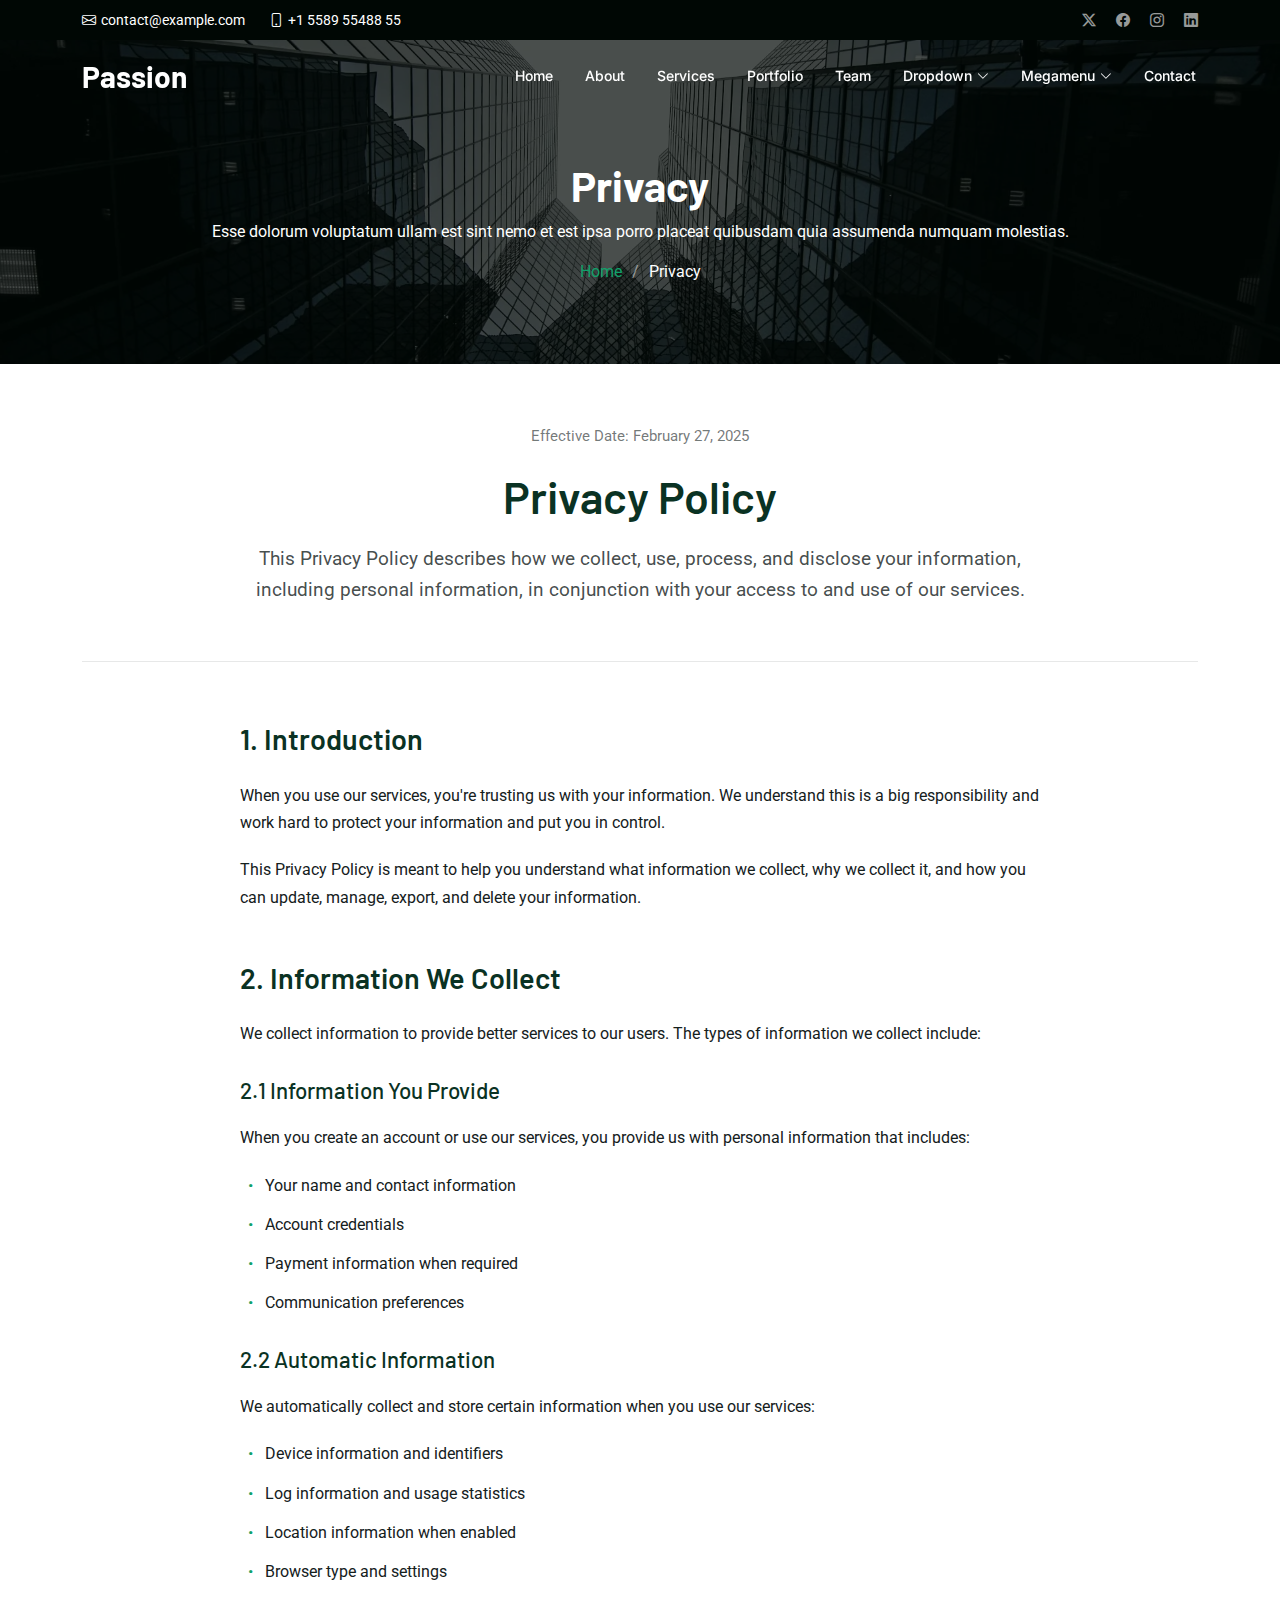
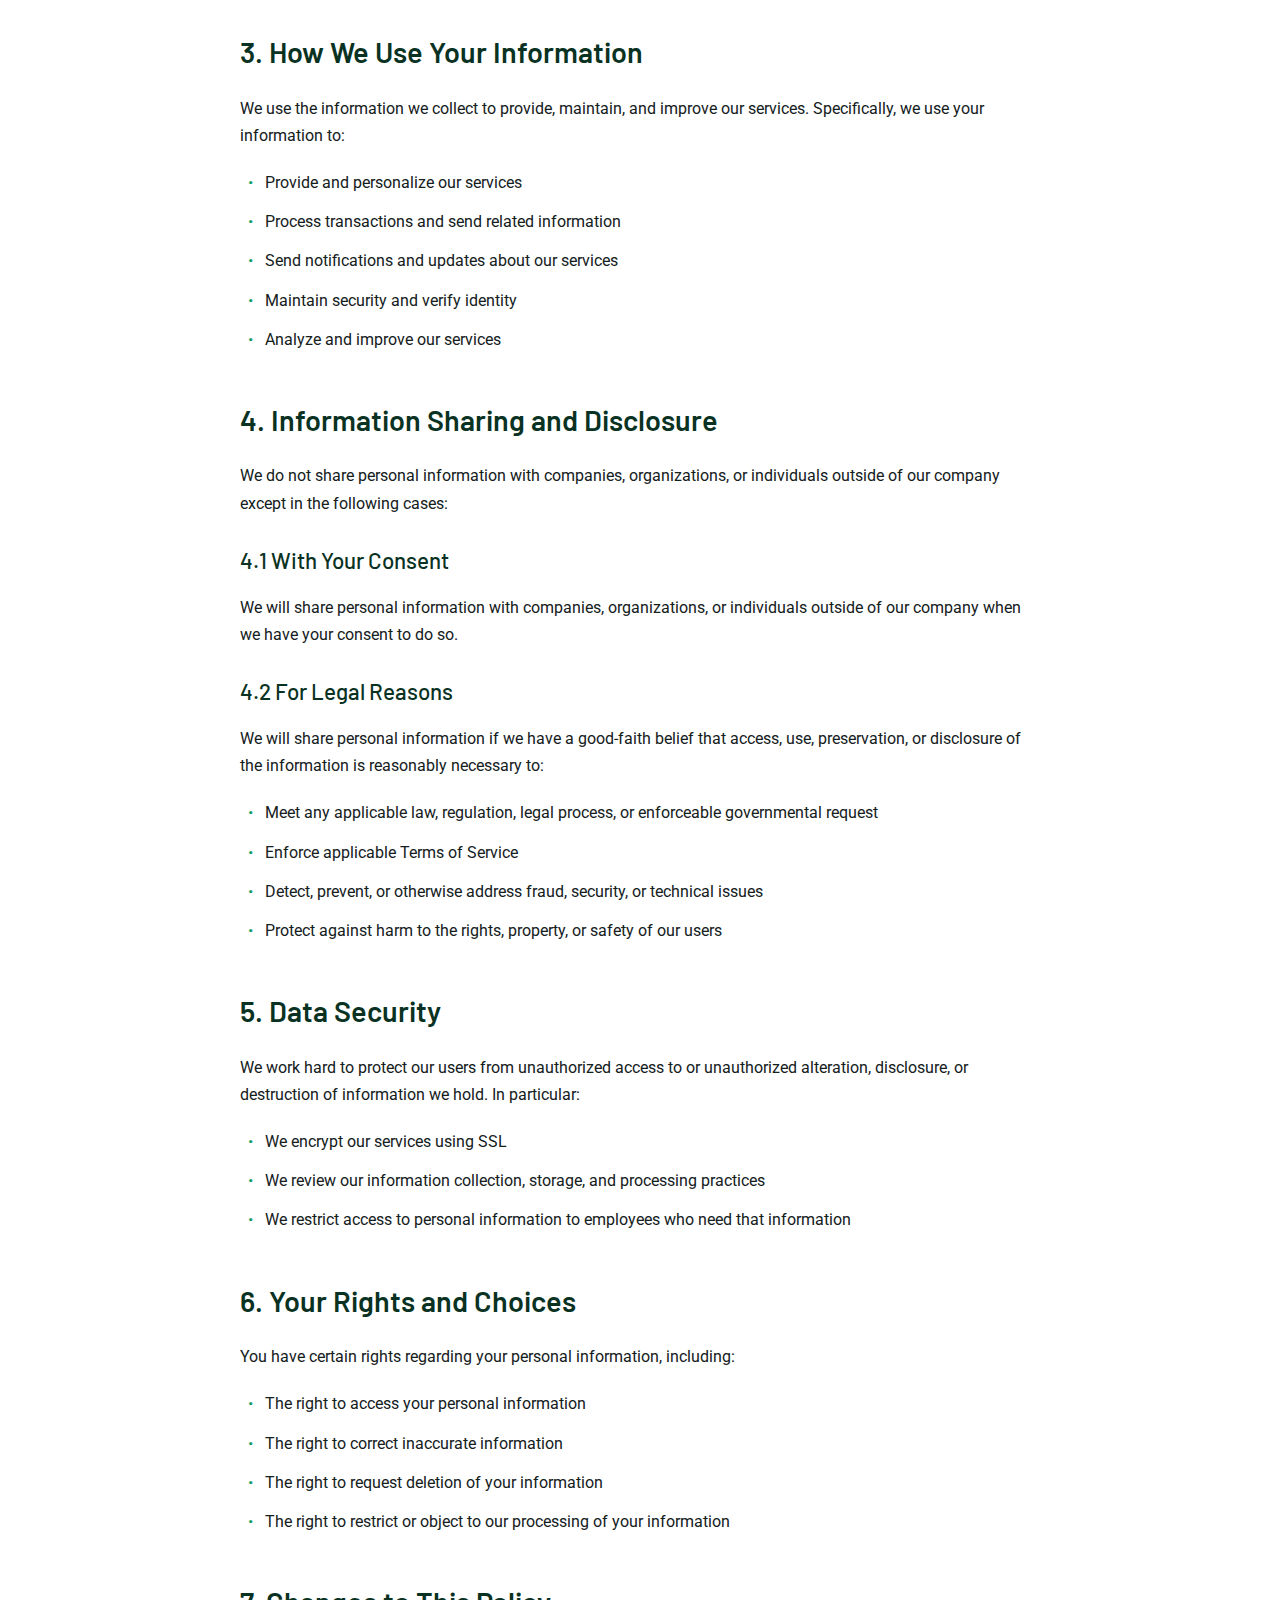
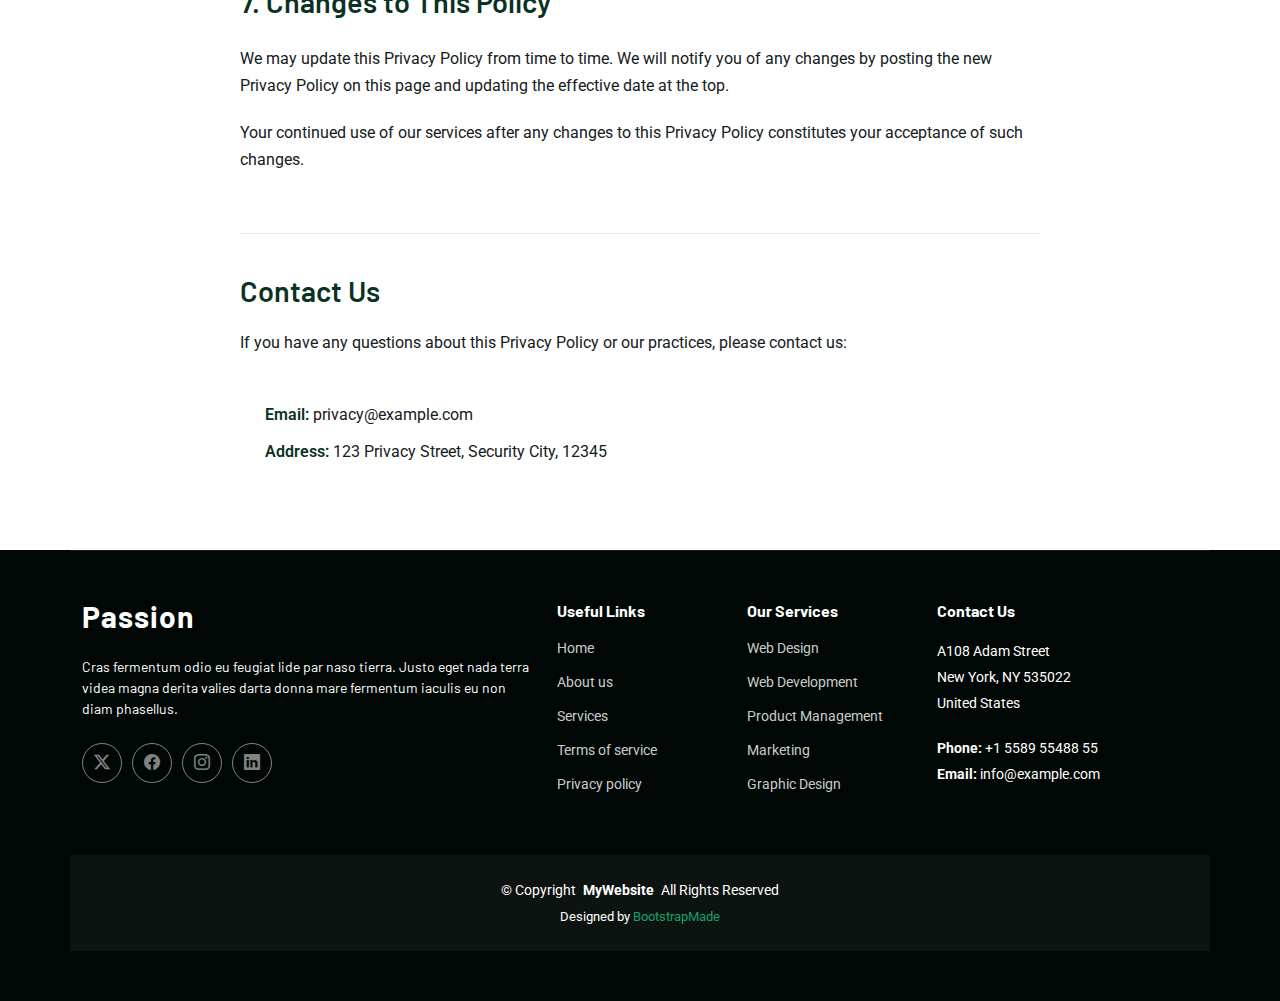
<file: privacy.html>
<!DOCTYPE html>
<html lang="en">

<head>
  <meta charset="utf-8">
  <meta content="width=device-width, initial-scale=1.0" name="viewport">
  <title>Privacy - Passion Bootstrap Template</title>
  <meta name="description" content="">
  <meta name="keywords" content="">

  <!-- Favicons -->
  <link href="assets/img/favicon.png" rel="icon">
  <link href="assets/img/apple-touch-icon.png" rel="apple-touch-icon">

  <!-- Fonts -->
  <link href="https://fonts.googleapis.com" rel="preconnect">
  <link href="https://fonts.gstatic.com" rel="preconnect" crossorigin>
  <link href="https://fonts.googleapis.com/css2?family=Roboto:ital,wght@0,100;0,300;0,400;0,500;0,700;0,900;1,100;1,300;1,400;1,500;1,700;1,900&family=Inter:wght@100;200;300;400;500;600;700;800;900&family=Barlow:ital,wght@0,100;0,200;0,300;0,400;0,500;0,600;0,700;0,800;0,900;1,100;1,200;1,300;1,400;1,500;1,600;1,700;1,800;1,900&display=swap" rel="stylesheet">

  <!-- Vendor CSS Files -->
  <link href="assets/vendor/bootstrap/css/bootstrap.min.css" rel="stylesheet">
  <link href="assets/vendor/bootstrap-icons/bootstrap-icons.css" rel="stylesheet">
  <link href="assets/vendor/glightbox/css/glightbox.min.css" rel="stylesheet">
  <link href="assets/vendor/swiper/swiper-bundle.min.css" rel="stylesheet">

  <!-- Main CSS File -->
  <link href="assets/css/main.css" rel="stylesheet">

  <!-- =======================================================
  * Template Name: Passion
  * Template URL: https://bootstrapmade.com/passion-bootstrap-template/
  * Updated: Jul 21 2025 with Bootstrap v5.3.7
  * Author: BootstrapMade.com
  * License: https://bootstrapmade.com/license/
  ======================================================== -->
</head>

<body class="privacy-page">

  <header id="header" class="header fixed-top">

    <div class="topbar d-flex align-items-center dark-background">
      <div class="container d-flex justify-content-center justify-content-md-between">
        <div class="contact-info d-flex align-items-center">
          <i class="bi bi-envelope d-flex align-items-center"><a href="mailto:contact@example.com">contact@example.com</a></i>
          <i class="bi bi-phone d-flex align-items-center ms-4"><span>+1 5589 55488 55</span></i>
        </div>
        <div class="social-links d-none d-md-flex align-items-center">
          <a href="#" class="twitter"><i class="bi bi-twitter-x"></i></a>
          <a href="#" class="facebook"><i class="bi bi-facebook"></i></a>
          <a href="#" class="instagram"><i class="bi bi-instagram"></i></a>
          <a href="#" class="linkedin"><i class="bi bi-linkedin"></i></a>
        </div>
      </div>
    </div><!-- End Top Bar -->

    <div class="branding d-flex align-items-cente">

      <div class="container position-relative d-flex align-items-center justify-content-between">
        <a href="index.html" class="logo d-flex align-items-center">
          <!-- Uncomment the line below if you also wish to use an image logo -->
          <!-- <img src="assets/img/logo.webp" alt=""> -->
          <h1 class="sitename">Passion</h1>
        </a>

        <nav id="navmenu" class="navmenu">
          <ul>
            <li><a href="#hero">Home</a></li>
            <li><a href="#about">About</a></li>
            <li><a href="#services">Services</a></li>
            <li><a href="#portfolio">Portfolio</a></li>
            <li><a href="#team">Team</a></li>
            <li class="dropdown"><a href="#"><span>Dropdown</span> <i class="bi bi-chevron-down toggle-dropdown"></i></a>
              <ul>
                <li><a href="#">Dropdown 1</a></li>
                <li class="dropdown"><a href="#"><span>Deep Dropdown</span> <i class="bi bi-chevron-down toggle-dropdown"></i></a>
                  <ul>
                    <li><a href="#">Deep Dropdown 1</a></li>
                    <li><a href="#">Deep Dropdown 2</a></li>
                    <li><a href="#">Deep Dropdown 3</a></li>
                    <li><a href="#">Deep Dropdown 4</a></li>
                    <li><a href="#">Deep Dropdown 5</a></li>
                  </ul>
                </li>
                <li><a href="#">Dropdown 2</a></li>
                <li><a href="#">Dropdown 3</a></li>
                <li><a href="#">Dropdown 4</a></li>
              </ul>
            </li>

            <!-- Megamenu 2 -->
            <li class="megamenu-2"><a href="#"><span>Megamenu</span> <i class="bi bi-chevron-down toggle-dropdown"></i></a>

              <!-- Mobile Megamenu -->
              <ul class="mobile-megamenu">

                <li><a href="#">Product Analytics</a></li>
                <li><a href="#">Customer Insights</a></li>
                <li><a href="#">Market Research</a></li>

                <li class="dropdown"><a href="#"><span>Enterprise Software</span> <i class="bi bi-chevron-down toggle-dropdown"></i></a>
                  <ul>
                    <li><a href="#">CRM Solutions</a></li>
                    <li><a href="#">ERP Systems</a></li>
                    <li><a href="#">Workflow Automation</a></li>
                    <li><a href="#">Document Management</a></li>
                    <li><a href="#">Business Intelligence</a></li>
                    <li><a href="#">Integration Platform</a></li>
                  </ul>
                </li>

                <li class="dropdown"><a href="#"><span>Development Tools</span> <i class="bi bi-chevron-down toggle-dropdown"></i></a>
                  <ul>
                    <li><a href="#">Code Editors</a></li>
                    <li><a href="#">Version Control</a></li>
                    <li><a href="#">Testing Frameworks</a></li>
                    <li><a href="#">Deployment Tools</a></li>
                    <li><a href="#">API Management</a></li>
                    <li><a href="#">Performance Monitoring</a></li>
                  </ul>
                </li>

                <li class="dropdown"><a href="#"><span>Creative Suite</span> <i class="bi bi-chevron-down toggle-dropdown"></i></a>
                  <ul>
                    <li><a href="#">Design Software</a></li>
                    <li><a href="#">Video Editing</a></li>
                    <li><a href="#">Audio Production</a></li>
                    <li><a href="#">Animation Tools</a></li>
                    <li><a href="#">Photo Editing</a></li>
                    <li><a href="#">3D Modeling</a></li>
                  </ul>
                </li>

                <li class="dropdown"><a href="#"><span>Resources</span> <i class="bi bi-chevron-down toggle-dropdown"></i></a>
                  <ul>
                    <li><a href="#">Documentation</a></li>
                    <li><a href="#">Tutorials</a></li>
                    <li><a href="#">Community</a></li>
                    <li><a href="#">Blog Posts</a></li>
                  </ul>
                </li>

              </ul><!-- End Mobile Megamenu -->

              <!-- Desktop Megamenu -->
              <div class="desktop-megamenu">

                <div class="tab-navigation">
                  <ul class="nav nav-tabs flex-column" id="2190-megamenu-tabs" role="tablist">
                    <li class="nav-item" role="presentation">
                      <button class="nav-link active" id="2190-tab-1-tab" data-bs-toggle="tab" data-bs-target="#2190-tab-1" type="button" role="tab" aria-controls="2190-tab-1" aria-selected="true">
                        <i class="bi bi-building-gear"></i>
                        <span>Enterprise Software</span>
                      </button>
                    </li>
                    <li class="nav-item" role="presentation">
                      <button class="nav-link" id="2190-tab-2-tab" data-bs-toggle="tab" data-bs-target="#2190-tab-2" type="button" role="tab" aria-controls="2190-tab-2" aria-selected="false">
                        <i class="bi bi-code-slash"></i>
                        <span>Development Tools</span>
                      </button>
                    </li>
                    <li class="nav-item" role="presentation">
                      <button class="nav-link" id="2190-tab-3-tab" data-bs-toggle="tab" data-bs-target="#2190-tab-3" type="button" role="tab" aria-controls="2190-tab-3" aria-selected="false">
                        <i class="bi bi-palette"></i>
                        <span>Creative Suite</span>
                      </button>
                    </li>
                    <li class="nav-item" role="presentation">
                      <button class="nav-link" id="2190-tab-4-tab" data-bs-toggle="tab" data-bs-target="#2190-tab-4" type="button" role="tab" aria-controls="2190-tab-4" aria-selected="false">
                        <i class="bi bi-journal-text"></i>
                        <span>Resources</span>
                      </button>
                    </li>
                  </ul>
                </div>

                <div class="tab-content">

                  <!-- Enterprise Software Tab -->
                  <div class="tab-pane fade show active" id="2190-tab-1" role="tabpanel" aria-labelledby="2190-tab-1-tab">
                    <div class="content-grid">
                      <div class="product-section">
                        <h4>Core Solutions</h4>
                        <div class="product-list">
                          <a href="#" class="product-link">
                            <i class="bi bi-people"></i>
                            <div>
                              <span>CRM Solutions</span>
                              <small>Manage customer relationships effectively</small>
                            </div>
                          </a>
                          <a href="#" class="product-link">
                            <i class="bi bi-diagram-3"></i>
                            <div>
                              <span>ERP Systems</span>
                              <small>Integrate all business processes</small>
                            </div>
                          </a>
                          <a href="#" class="product-link">
                            <i class="bi bi-gear-wide"></i>
                            <div>
                              <span>Workflow Automation</span>
                              <small>Streamline repetitive tasks</small>
                            </div>
                          </a>
                        </div>
                      </div>

                      <div class="product-section">
                        <h4>Data &amp; Analytics</h4>
                        <div class="product-list">
                          <a href="#" class="product-link">
                            <i class="bi bi-file-earmark-text"></i>
                            <div>
                              <span>Document Management</span>
                              <small>Organize and secure documents</small>
                            </div>
                          </a>
                          <a href="#" class="product-link">
                            <i class="bi bi-bar-chart"></i>
                            <div>
                              <span>Business Intelligence</span>
                              <small>Make data-driven decisions</small>
                            </div>
                          </a>
                          <a href="#" class="product-link">
                            <i class="bi bi-share"></i>
                            <div>
                              <span>Integration Platform</span>
                              <small>Connect all your systems</small>
                            </div>
                          </a>
                        </div>
                      </div>
                    </div>

                    <div class="featured-banner">
                      <div class="banner-content">
                        <img src="assets/img/misc/misc-7.webp" alt="Enterprise Solutions" class="banner-image">
                        <div class="banner-info">
                          <h5>Enterprise Package</h5>
                          <p>Comprehensive business management solution with advanced features and 24/7 support.</p>
                          <a href="#" class="cta-btn">Get Started <i class="bi bi-arrow-right"></i></a>
                        </div>
                      </div>
                    </div>
                  </div>

                  <!-- Development Tools Tab -->
                  <div class="tab-pane fade" id="2190-tab-2" role="tabpanel" aria-labelledby="2190-tab-2-tab">
                    <div class="content-grid">
                      <div class="product-section">
                        <h4>Code &amp; Build</h4>
                        <div class="product-list">
                          <a href="#" class="product-link">
                            <i class="bi bi-code-square"></i>
                            <div>
                              <span>Code Editors</span>
                              <small>Advanced development environment</small>
                            </div>
                          </a>
                          <a href="#" class="product-link">
                            <i class="bi bi-git"></i>
                            <div>
                              <span>Version Control</span>
                              <small>Track changes and collaborate</small>
                            </div>
                          </a>
                          <a href="#" class="product-link">
                            <i class="bi bi-check2-square"></i>
                            <div>
                              <span>Testing Frameworks</span>
                              <small>Ensure code quality</small>
                            </div>
                          </a>
                        </div>
                      </div>

                      <div class="product-section">
                        <h4>Deploy &amp; Monitor</h4>
                        <div class="product-list">
                          <a href="#" class="product-link">
                            <i class="bi bi-cloud-upload"></i>
                            <div>
                              <span>Deployment Tools</span>
                              <small>Seamless application deployment</small>
                            </div>
                          </a>
                          <a href="#" class="product-link">
                            <i class="bi bi-api"></i>
                            <div>
                              <span>API Management</span>
                              <small>Design and manage APIs</small>
                            </div>
                          </a>
                          <a href="#" class="product-link">
                            <i class="bi bi-speedometer2"></i>
                            <div>
                              <span>Performance Monitoring</span>
                              <small>Track application performance</small>
                            </div>
                          </a>
                        </div>
                      </div>
                    </div>

                    <div class="featured-banner">
                      <div class="banner-content">
                        <img src="assets/img/misc/misc-12.webp" alt="Development Tools" class="banner-image">
                        <div class="banner-info">
                          <h5>Developer Suite</h5>
                          <p>Complete toolkit for modern development teams with integrated CI/CD pipelines.</p>
                          <a href="#" class="cta-btn">Explore Tools <i class="bi bi-arrow-right"></i></a>
                        </div>
                      </div>
                    </div>
                  </div>

                  <!-- Creative Suite Tab -->
                  <div class="tab-pane fade" id="2190-tab-3" role="tabpanel" aria-labelledby="2190-tab-3-tab">
                    <div class="content-grid">
                      <div class="product-section">
                        <h4>Design &amp; Visual</h4>
                        <div class="product-list">
                          <a href="#" class="product-link">
                            <i class="bi bi-brush"></i>
                            <div>
                              <span>Design Software</span>
                              <small>Professional graphic design tools</small>
                            </div>
                          </a>
                          <a href="#" class="product-link">
                            <i class="bi bi-camera-video"></i>
                            <div>
                              <span>Video Editing</span>
                              <small>Professional video production</small>
                            </div>
                          </a>
                          <a href="#" class="product-link">
                            <i class="bi bi-image"></i>
                            <div>
                              <span>Photo Editing</span>
                              <small>Advanced image manipulation</small>
                            </div>
                          </a>
                        </div>
                      </div>

                      <div class="product-section">
                        <h4>Media Production</h4>
                        <div class="product-list">
                          <a href="#" class="product-link">
                            <i class="bi bi-music-note"></i>
                            <div>
                              <span>Audio Production</span>
                              <small>Professional audio editing</small>
                            </div>
                          </a>
                          <a href="#" class="product-link">
                            <i class="bi bi-play-circle"></i>
                            <div>
                              <span>Animation Tools</span>
                              <small>Create stunning animations</small>
                            </div>
                          </a>
                          <a href="#" class="product-link">
                            <i class="bi bi-box"></i>
                            <div>
                              <span>3D Modeling</span>
                              <small>Advanced 3D design software</small>
                            </div>
                          </a>
                        </div>
                      </div>
                    </div>

                    <div class="featured-banner">
                      <div class="banner-content">
                        <img src="assets/img/misc/misc-5.webp" alt="Creative Suite" class="banner-image">
                        <div class="banner-info">
                          <h5>Creative Pro</h5>
                          <p>Everything you need for creative projects, from concept to final production.</p>
                          <a href="#" class="cta-btn">Start Creating <i class="bi bi-arrow-right"></i></a>
                        </div>
                      </div>
                    </div>
                  </div>

                  <!-- Resources Tab -->
                  <div class="tab-pane fade" id="2190-tab-4" role="tabpanel" aria-labelledby="2190-tab-4-tab">
                    <div class="resources-layout">
                      <div class="resource-categories">
                        <div class="resource-category">
                          <i class="bi bi-book"></i>
                          <h5>Documentation</h5>
                          <p>Comprehensive guides and API references for all our products and services.</p>
                          <a href="#" class="resource-link">Browse Docs <i class="bi bi-arrow-right"></i></a>
                        </div>
                        <div class="resource-category">
                          <i class="bi bi-play-circle"></i>
                          <h5>Video Tutorials</h5>
                          <p>Step-by-step video guides to help you get the most out of our solutions.</p>
                          <a href="#" class="resource-link">Watch Tutorials <i class="bi bi-arrow-right"></i></a>
                        </div>
                        <div class="resource-category">
                          <i class="bi bi-chat-square-dots"></i>
                          <h5>Community Forum</h5>
                          <p>Connect with other users, share tips, and get answers to your questions.</p>
                          <a href="#" class="resource-link">Join Community <i class="bi bi-arrow-right"></i></a>
                        </div>
                        <div class="resource-category">
                          <i class="bi bi-newspaper"></i>
                          <h5>Blog &amp; Articles</h5>
                          <p>Latest insights, best practices, and industry trends from our experts.</p>
                          <a href="#" class="resource-link">Read Blog <i class="bi bi-arrow-right"></i></a>
                        </div>
                      </div>
                    </div>
                  </div>

                </div>

              </div><!-- End Desktop Megamenu -->

            </li><!-- End Megamenu 2 -->

            <li><a href="#contact">Contact</a></li>

          </ul>
          <i class="mobile-nav-toggle d-xl-none bi bi-list"></i>
        </nav>

      </div>

    </div>

  </header>

  <main class="main">

    <!-- Page Title -->
    <div class="page-title dark-background" style="background-image: url(assets/img/bg/bg-14.webp);">
      <div class="container position-relative">
        <h1>Privacy</h1>
        <p>Esse dolorum voluptatum ullam est sint nemo et est ipsa porro placeat quibusdam quia assumenda numquam molestias.</p>
        <nav class="breadcrumbs">
          <ol>
            <li><a href="index.html">Home</a></li>
            <li class="current">Privacy</li>
          </ol>
        </nav>
      </div>
    </div><!-- End Page Title -->

    <!-- Privacy Section -->
    <section id="privacy" class="privacy section">

      <div class="container">
        <!-- Header -->
        <div class="privacy-header">
          <div class="header-content">
            <div class="last-updated">Effective Date: February 27, 2025</div>
            <h1>Privacy Policy</h1>
            <p class="intro-text">This Privacy Policy describes how we collect, use, process, and disclose your information, including personal information, in conjunction with your access to and use of our services.</p>
          </div>
        </div>

        <!-- Main Content -->
        <div class="privacy-content">
          <!-- Introduction -->
          <div class="content-section">
            <h2>1. Introduction</h2>
            <p>When you use our services, you're trusting us with your information. We understand this is a big responsibility and work hard to protect your information and put you in control.</p>
            <p>This Privacy Policy is meant to help you understand what information we collect, why we collect it, and how you can update, manage, export, and delete your information.</p>
          </div>

          <!-- Information Collection -->
          <div class="content-section">
            <h2>2. Information We Collect</h2>
            <p>We collect information to provide better services to our users. The types of information we collect include:</p>

            <h3>2.1 Information You Provide</h3>
            <p>When you create an account or use our services, you provide us with personal information that includes:</p>
            <ul>
              <li>Your name and contact information</li>
              <li>Account credentials</li>
              <li>Payment information when required</li>
              <li>Communication preferences</li>
            </ul>

            <h3>2.2 Automatic Information</h3>
            <p>We automatically collect and store certain information when you use our services:</p>
            <ul>
              <li>Device information and identifiers</li>
              <li>Log information and usage statistics</li>
              <li>Location information when enabled</li>
              <li>Browser type and settings</li>
            </ul>
          </div>

          <!-- Use of Information -->
          <div class="content-section">
            <h2>3. How We Use Your Information</h2>
            <p>We use the information we collect to provide, maintain, and improve our services. Specifically, we use your information to:</p>
            <ul>
              <li>Provide and personalize our services</li>
              <li>Process transactions and send related information</li>
              <li>Send notifications and updates about our services</li>
              <li>Maintain security and verify identity</li>
              <li>Analyze and improve our services</li>
            </ul>
          </div>

          <!-- Information Sharing -->
          <div class="content-section">
            <h2>4. Information Sharing and Disclosure</h2>
            <p>We do not share personal information with companies, organizations, or individuals outside of our company except in the following cases:</p>

            <h3>4.1 With Your Consent</h3>
            <p>We will share personal information with companies, organizations, or individuals outside of our company when we have your consent to do so.</p>

            <h3>4.2 For Legal Reasons</h3>
            <p>We will share personal information if we have a good-faith belief that access, use, preservation, or disclosure of the information is reasonably necessary to:</p>
            <ul>
              <li>Meet any applicable law, regulation, legal process, or enforceable governmental request</li>
              <li>Enforce applicable Terms of Service</li>
              <li>Detect, prevent, or otherwise address fraud, security, or technical issues</li>
              <li>Protect against harm to the rights, property, or safety of our users</li>
            </ul>
          </div>

          <!-- Data Security -->
          <div class="content-section">
            <h2>5. Data Security</h2>
            <p>We work hard to protect our users from unauthorized access to or unauthorized alteration, disclosure, or destruction of information we hold. In particular:</p>
            <ul>
              <li>We encrypt our services using SSL</li>
              <li>We review our information collection, storage, and processing practices</li>
              <li>We restrict access to personal information to employees who need that information</li>
            </ul>
          </div>

          <!-- Your Rights -->
          <div class="content-section">
            <h2>6. Your Rights and Choices</h2>
            <p>You have certain rights regarding your personal information, including:</p>
            <ul>
              <li>The right to access your personal information</li>
              <li>The right to correct inaccurate information</li>
              <li>The right to request deletion of your information</li>
              <li>The right to restrict or object to our processing of your information</li>
            </ul>
          </div>

          <!-- Policy Updates -->
          <div class="content-section">
            <h2>7. Changes to This Policy</h2>
            <p>We may update this Privacy Policy from time to time. We will notify you of any changes by posting the new Privacy Policy on this page and updating the effective date at the top.</p>
            <p>Your continued use of our services after any changes to this Privacy Policy constitutes your acceptance of such changes.</p>
          </div>
        </div>

        <!-- Contact Section -->
        <div class="privacy-contact">
          <h2>Contact Us</h2>
          <p>If you have any questions about this Privacy Policy or our practices, please contact us:</p>
          <div class="contact-details">
            <p><strong>Email:</strong> privacy@example.com</p>
            <p><strong>Address:</strong> 123 Privacy Street, Security City, 12345</p>
          </div>
        </div>

      </div>

    </section><!-- /Privacy Section -->

  </main>

  <footer id="footer" class="footer position-relative dark-background">

    <div class="container footer-top">
      <div class="row gy-4">
        <div class="col-lg-5 col-md-12 footer-about">
          <a href="index.html" class="logo d-flex align-items-center">
            <span class="sitename">Passion</span>
          </a>
          <p>Cras fermentum odio eu feugiat lide par naso tierra. Justo eget nada terra videa magna derita valies darta donna mare fermentum iaculis eu non diam phasellus.</p>
          <div class="social-links d-flex mt-4">
            <a href=""><i class="bi bi-twitter-x"></i></a>
            <a href=""><i class="bi bi-facebook"></i></a>
            <a href=""><i class="bi bi-instagram"></i></a>
            <a href=""><i class="bi bi-linkedin"></i></a>
          </div>
        </div>

        <div class="col-lg-2 col-6 footer-links">
          <h4>Useful Links</h4>
          <ul>
            <li><a href="#">Home</a></li>
            <li><a href="#">About us</a></li>
            <li><a href="#">Services</a></li>
            <li><a href="#">Terms of service</a></li>
            <li><a href="#">Privacy policy</a></li>
          </ul>
        </div>

        <div class="col-lg-2 col-6 footer-links">
          <h4>Our Services</h4>
          <ul>
            <li><a href="#">Web Design</a></li>
            <li><a href="#">Web Development</a></li>
            <li><a href="#">Product Management</a></li>
            <li><a href="#">Marketing</a></li>
            <li><a href="#">Graphic Design</a></li>
          </ul>
        </div>

        <div class="col-lg-3 col-md-12 footer-contact text-center text-md-start">
          <h4>Contact Us</h4>
          <p>A108 Adam Street</p>
          <p>New York, NY 535022</p>
          <p>United States</p>
          <p class="mt-4"><strong>Phone:</strong> <span>+1 5589 55488 55</span></p>
          <p><strong>Email:</strong> <span>info@example.com</span></p>
        </div>

      </div>
    </div>

    <div class="container copyright text-center mt-4">
      <p>© <span>Copyright</span> <strong class="px-1 sitename">MyWebsite</strong> <span>All Rights Reserved</span></p>
      <div class="credits">
        <!-- All the links in the footer should remain intact. -->
        <!-- You can delete the links only if you've purchased the pro version. -->
        <!-- Licensing information: https://bootstrapmade.com/license/ -->
        <!-- Purchase the pro version with working PHP/AJAX contact form: [buy-url] -->
        Designed by <a href="https://bootstrapmade.com/">BootstrapMade</a>
      </div>
    </div>

  </footer>

  <!-- Scroll Top -->
  <a href="#" id="scroll-top" class="scroll-top d-flex align-items-center justify-content-center"><i class="bi bi-arrow-up-short"></i></a>

  <!-- Preloader -->
  <div id="preloader">
    <div></div>
    <div></div>
    <div></div>
    <div></div>
  </div>

  <!-- Vendor JS Files -->
  <script src="assets/vendor/bootstrap/js/bootstrap.bundle.min.js"></script>
  <script src="assets/vendor/php-email-form/validate.js"></script>
  <script src="assets/vendor/glightbox/js/glightbox.min.js"></script>
  <script src="assets/vendor/purecounter/purecounter_vanilla.js"></script>
  <script src="assets/vendor/swiper/swiper-bundle.min.js"></script>
  <script src="assets/vendor/imagesloaded/imagesloaded.pkgd.min.js"></script>
  <script src="assets/vendor/isotope-layout/isotope.pkgd.min.js"></script>

  <!-- Main JS File -->
  <script src="assets/js/main.js"></script>

</body>

</html>
</file>
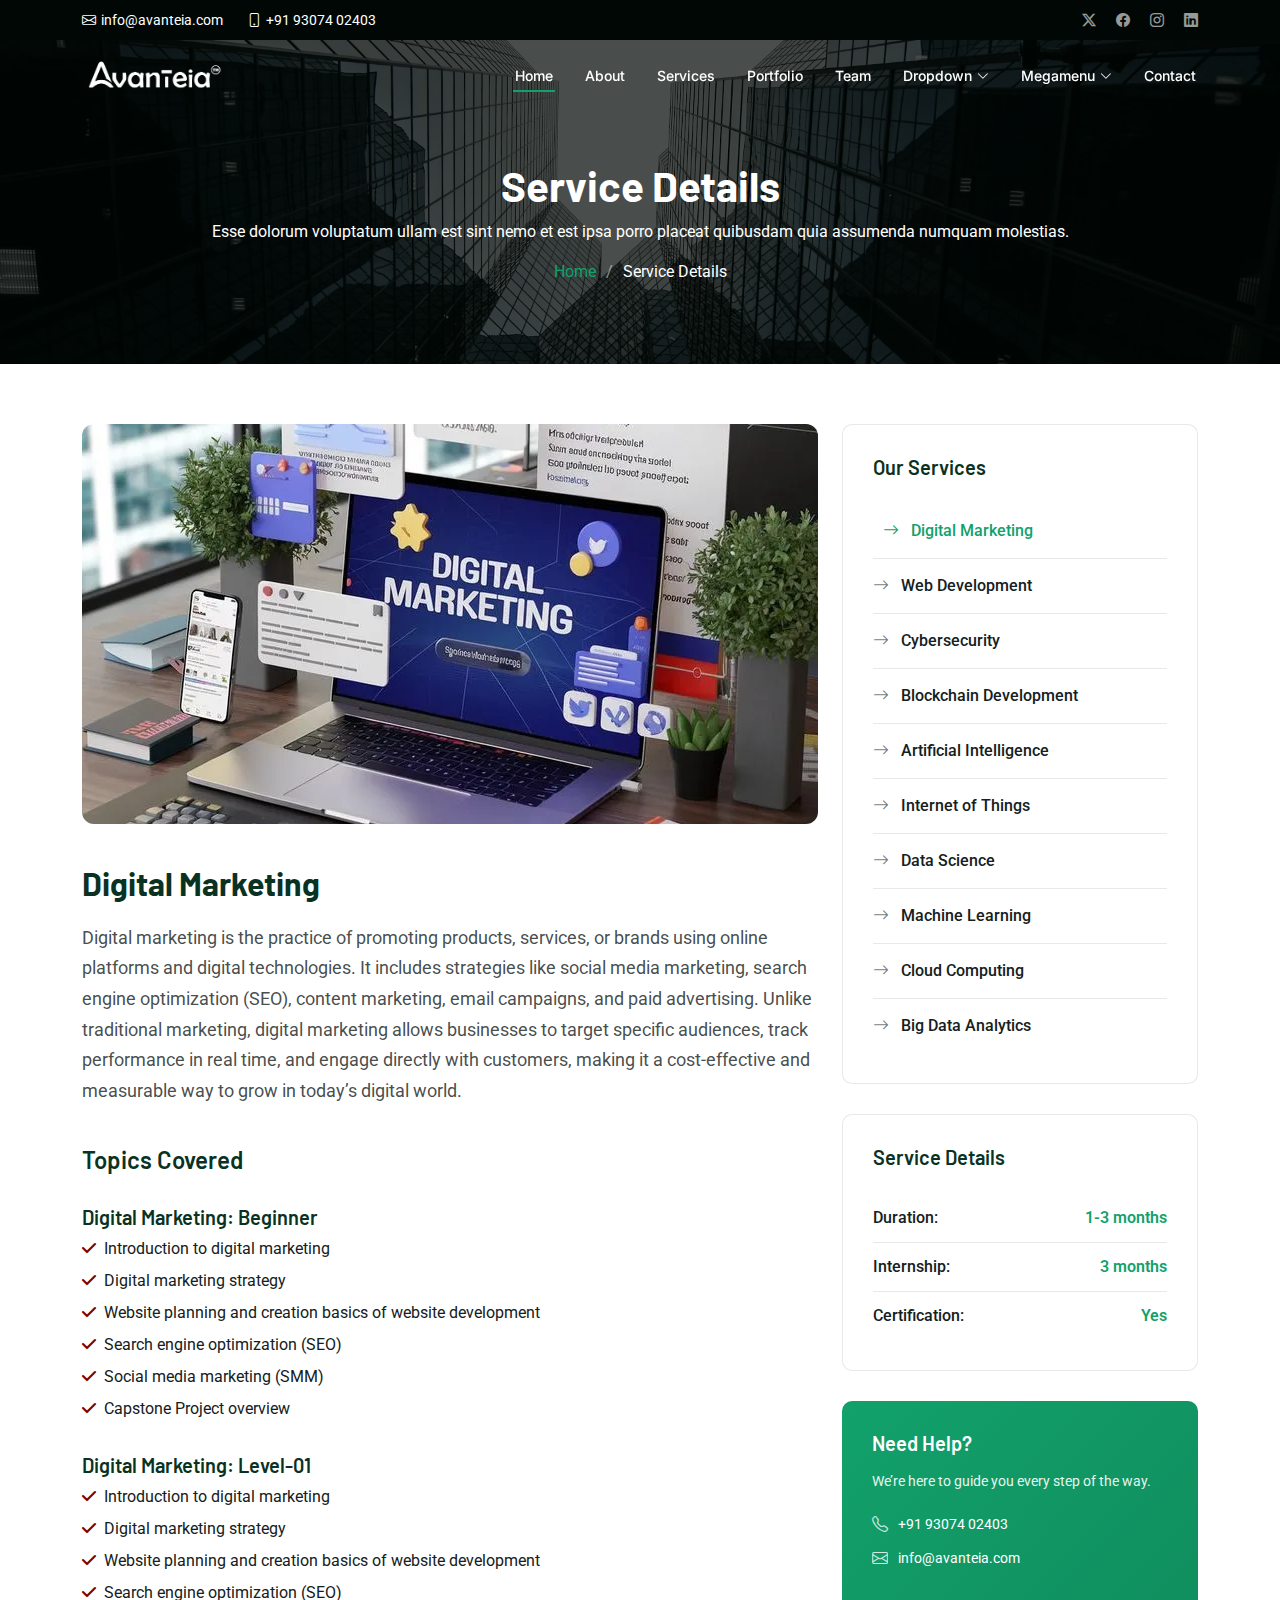
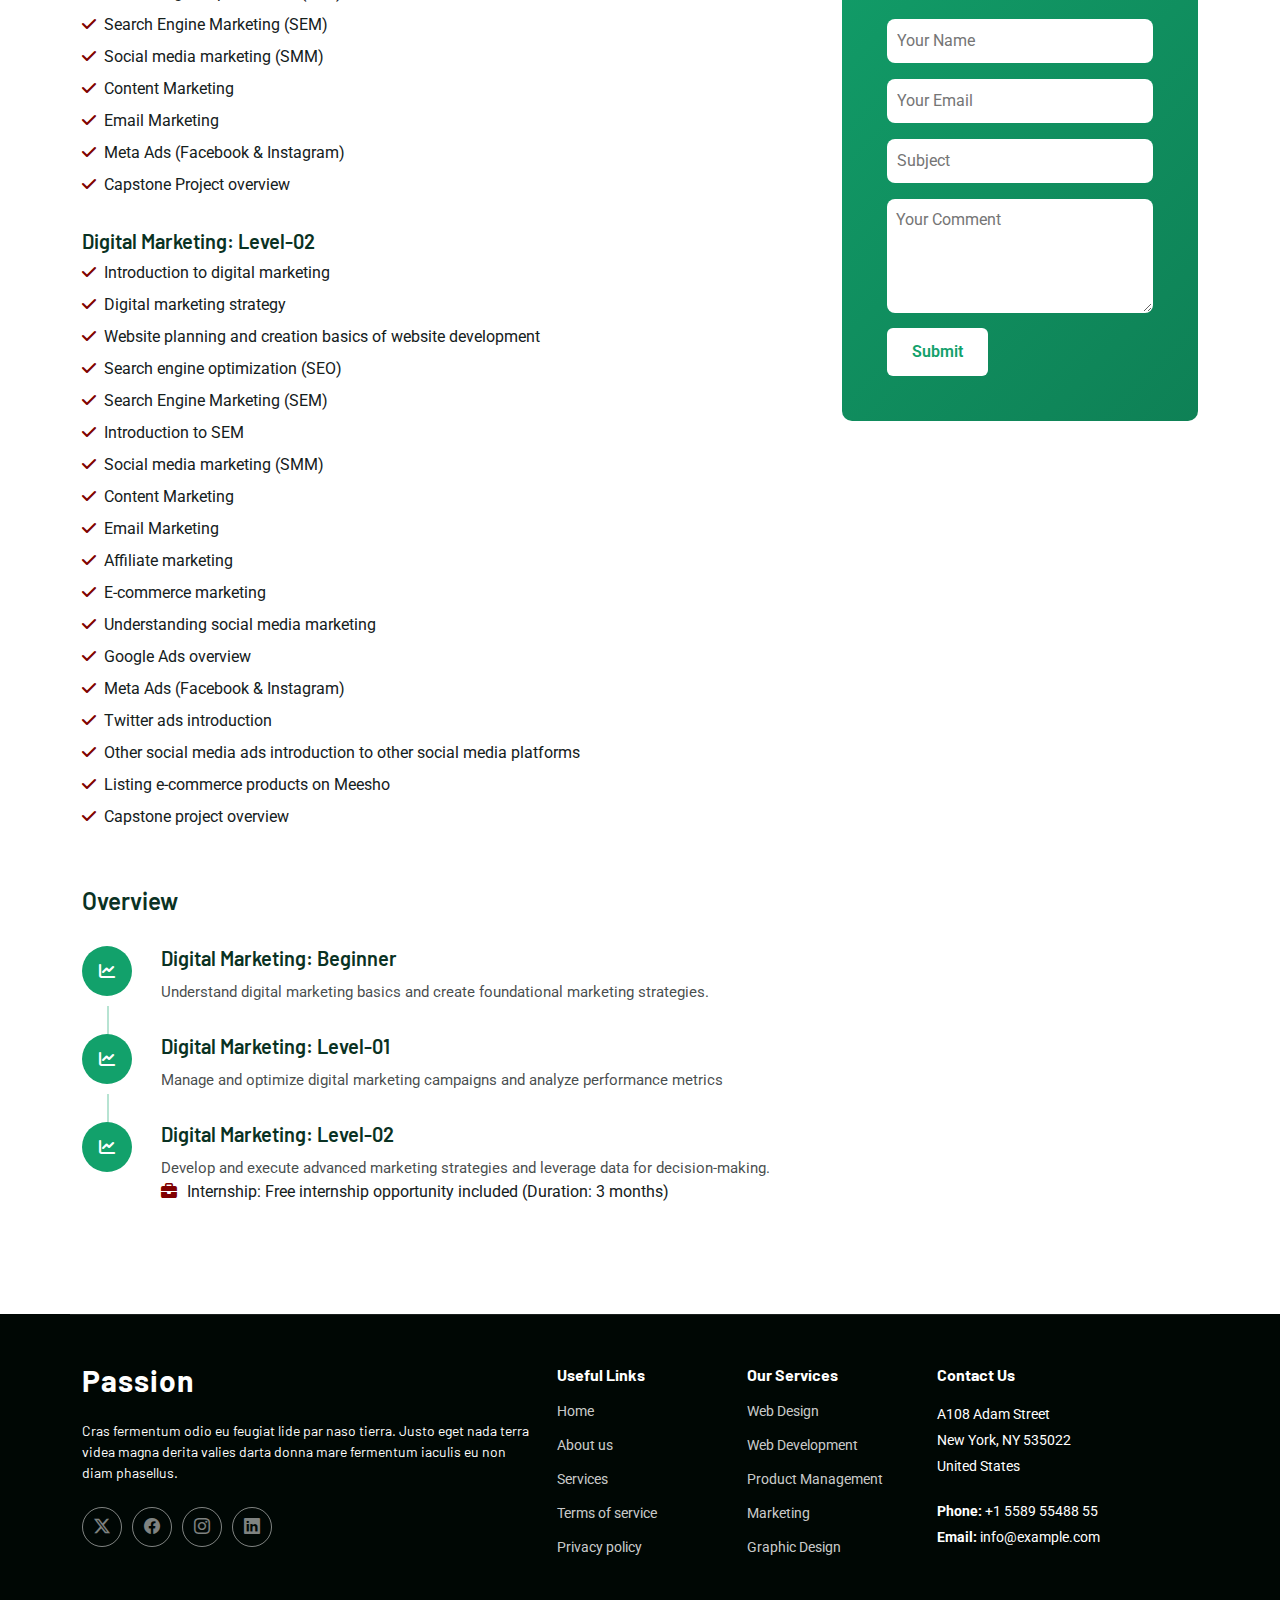
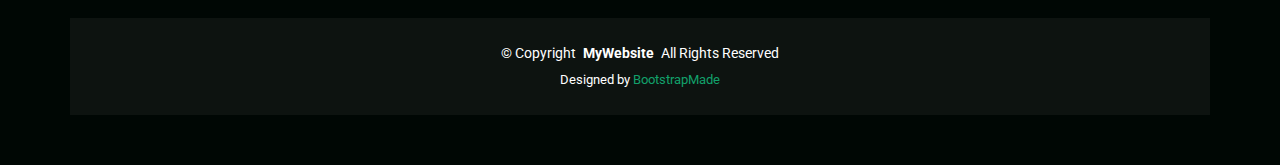
<file: service-details.html>
<!DOCTYPE html>
<html lang="en">

<head>
  <meta charset="utf-8">
  <meta content="width=device-width, initial-scale=1.0" name="viewport">
  <title>Digital Marketing</title>
  <meta name="description" content="">
  <meta name="keywords" content="">

  <!-- Favicons -->
  <link href="assets/img/favicon.png" rel="icon">
  <link href="assets/img/apple-touch-icon.png" rel="apple-touch-icon">

  <!-- Fonts -->
  <link href="https://fonts.googleapis.com" rel="preconnect">
  <link href="https://fonts.gstatic.com" rel="preconnect" crossorigin>
  <link href="https://fonts.googleapis.com/css2?family=Roboto:ital,wght@0,100;0,300;0,400;0,500;0,700;0,900;1,100;1,300;1,400;1,500;1,700;1,900&family=Inter:wght@100;200;300;400;500;600;700;800;900&family=Barlow:ital,wght@0,100;0,200;0,300;0,400;0,500;0,600;0,700;0,800;0,900;1,100;1,200;1,300;1,400;1,500;1,600;1,700;1,800;1,900&display=swap" rel="stylesheet">

  <!-- Vendor CSS Files -->
  <link href="assets/vendor/bootstrap/css/bootstrap.min.css" rel="stylesheet">
  <link href="assets/vendor/bootstrap-icons/bootstrap-icons.css" rel="stylesheet">
  <link href="assets/vendor/glightbox/css/glightbox.min.css" rel="stylesheet">
  <link href="assets/vendor/swiper/swiper-bundle.min.css" rel="stylesheet">

  <!-- Main CSS File -->
  <link href="assets/css/main.css" rel="stylesheet">

  <!-- =======================================================
  * Template Name: Passion
  * Template URL: https://bootstrapmade.com/passion-bootstrap-template/
  * Updated: Jul 21 2025 with Bootstrap v5.3.7
  * Author: BootstrapMade.com
  * License: https://bootstrapmade.com/license/
  ======================================================== -->
<link rel="stylesheet" href="https://cdnjs.cloudflare.com/ajax/libs/font-awesome/6.4.0/css/all.min.css">

<style>
 form {
  margin-top: 15px;
  padding: 15px;
  /* border: 1px solid #ddd; */
  border-radius: 6px;
  background: transparent;
  
  display: none; /* Hidden by default */
}

form input, form textarea {
  width: 100%;
  padding: 8px;
  margin: 8px 0;
  border-color: transparent;
  background: var(--contrast-color);
  /* border: 1px solid #ccc; */
  border-radius: 8px;
 
}

form button {
  background: white;
  color: maroon;
  padding: 10px;
  border: none;
  border-radius: 4px;
  cursor: pointer;
}

/* form button:hover {
  background: #b36200;
} */
 .bd-course-details-list-box {
    display: grid;
    grid-template-columns: repeat(auto-fit, minmax(220px, 1fr));
    gap: 10px;
}
.bd-course-details-list ul {
    list-style: none;
    padding: 0;
    margin: 0;
}
.bd-course-details-list li {
    display: flex;
    align-items: center;
    gap: 8px;
    margin-bottom: 8px;
}
.list-icon.success {
    color: maroon;
}
#quoteForm { display: none; }
#quoteForm { display: block; }

</style>
</head>

<body class="service-details-page">

  <header id="header" class="header fixed-top">

    <div class="topbar d-flex align-items-center dark-background">
      <div class="container d-flex justify-content-center justify-content-md-between">
        <div class="contact-info d-flex align-items-center">
          <i class="bi bi-envelope d-flex align-items-center"><a href="mailto:info@avanteia.com.com">info@avanteia.com</a></i>
          <i class="bi bi-phone d-flex align-items-center ms-4"><a href="tel:+919307402403">+91 93074 02403</a></i>
        </div>
        <div class="social-links d-none d-md-flex align-items-center">
          <a href="https://x.com/avanteia_" class="twitter"><i class="bi bi-twitter-x"></i></a>
          <a href="https://www.facebook.com/profile.php?id=61550634330052" class="facebook"><i class="bi bi-facebook"></i></a>
          <a href="https://instagram.com/avanteia" class="instagram"><i class="bi bi-instagram"></i></a>
          <a href="https://www.linkedin.com/company/avanteia-pvt-ltd/" class="linkedin"><i class="bi bi-linkedin"></i></a>
        </div>
      </div>
    </div><!-- End Top Bar -->

    <div class="branding d-flex align-items-cente">

      <div class="container position-relative d-flex align-items-center justify-content-between">
        <a href="index.html" class="logo d-flex align-items-center">
            <img src="assets/img/logo.png" alt="img" class="img-fluid">
          </a>

        <nav id="navmenu" class="navmenu">
          <ul>
            <li><a href="#hero" class="active">Home</a></li>
            <li><a href="#about">About</a></li>
            <li><a href="#services">Services</a></li>
            <li><a href="#portfolio">Portfolio</a></li>
            <li><a href="#team">Team</a></li>
            <li class="dropdown"><a href="#"><span>Dropdown</span> <i class="bi bi-chevron-down toggle-dropdown"></i></a>
              <ul>
                <li><a href="#">Dropdown 1</a></li>
                <li class="dropdown"><a href="#"><span>Deep Dropdown</span> <i class="bi bi-chevron-down toggle-dropdown"></i></a>
                  <ul>
                    <li><a href="#">Deep Dropdown 1</a></li>
                    <li><a href="#">Deep Dropdown 2</a></li>
                    <li><a href="#">Deep Dropdown 3</a></li>
                    <li><a href="#">Deep Dropdown 4</a></li>
                    <li><a href="#">Deep Dropdown 5</a></li>
                  </ul>
                </li>
                <li><a href="#">Dropdown 2</a></li>
                <li><a href="#">Dropdown 3</a></li>
                <li><a href="#">Dropdown 4</a></li>
              </ul>
            </li>

            <!-- Megamenu 2 -->
            <li class="megamenu-2"><a href="#"><span>Megamenu</span> <i class="bi bi-chevron-down toggle-dropdown"></i></a>

              <!-- Mobile Megamenu -->
              <ul class="mobile-megamenu">

                <li><a href="#">Product Analytics</a></li>
                <li><a href="#">Customer Insights</a></li>
                <li><a href="#">Market Research</a></li>

                <li class="dropdown"><a href="#"><span>Enterprise Software</span> <i class="bi bi-chevron-down toggle-dropdown"></i></a>
                  <ul>
                    <li><a href="#">CRM Solutions</a></li>
                    <li><a href="#">ERP Systems</a></li>
                    <li><a href="#">Workflow Automation</a></li>
                    <li><a href="#">Document Management</a></li>
                    <li><a href="#">Business Intelligence</a></li>
                    <li><a href="#">Integration Platform</a></li>
                  </ul>
                </li>

                <li class="dropdown"><a href="#"><span>Development Tools</span> <i class="bi bi-chevron-down toggle-dropdown"></i></a>
                  <ul>
                    <li><a href="#">Code Editors</a></li>
                    <li><a href="#">Version Control</a></li>
                    <li><a href="#">Testing Frameworks</a></li>
                    <li><a href="#">Deployment Tools</a></li>
                    <li><a href="#">API Management</a></li>
                    <li><a href="#">Performance Monitoring</a></li>
                  </ul>
                </li>

                <li class="dropdown"><a href="#"><span>Creative Suite</span> <i class="bi bi-chevron-down toggle-dropdown"></i></a>
                  <ul>
                    <li><a href="#">Design Software</a></li>
                    <li><a href="#">Video Editing</a></li>
                    <li><a href="#">Audio Production</a></li>
                    <li><a href="#">Animation Tools</a></li>
                    <li><a href="#">Photo Editing</a></li>
                    <li><a href="#">3D Modeling</a></li>
                  </ul>
                </li>

                <li class="dropdown"><a href="#"><span>Resources</span> <i class="bi bi-chevron-down toggle-dropdown"></i></a>
                  <ul>
                    <li><a href="#">Documentation</a></li>
                    <li><a href="#">Tutorials</a></li>
                    <li><a href="#">Community</a></li>
                    <li><a href="#">Blog Posts</a></li>
                  </ul>
                </li>

              </ul><!-- End Mobile Megamenu -->

              <!-- Desktop Megamenu -->
              <div class="desktop-megamenu">

                <div class="tab-navigation">
                  <ul class="nav nav-tabs flex-column" id="2190-megamenu-tabs" role="tablist">
                    <li class="nav-item" role="presentation">
                      <button class="nav-link active" id="2190-tab-1-tab" data-bs-toggle="tab" data-bs-target="#2190-tab-1" type="button" role="tab" aria-controls="2190-tab-1" aria-selected="true">
                        <i class="bi bi-building-gear"></i>
                        <span>Enterprise Software</span>
                      </button>
                    </li>
                    <li class="nav-item" role="presentation">
                      <button class="nav-link" id="2190-tab-2-tab" data-bs-toggle="tab" data-bs-target="#2190-tab-2" type="button" role="tab" aria-controls="2190-tab-2" aria-selected="false">
                        <i class="bi bi-code-slash"></i>
                        <span>Development Tools</span>
                      </button>
                    </li>
                    <li class="nav-item" role="presentation">
                      <button class="nav-link" id="2190-tab-3-tab" data-bs-toggle="tab" data-bs-target="#2190-tab-3" type="button" role="tab" aria-controls="2190-tab-3" aria-selected="false">
                        <i class="bi bi-palette"></i>
                        <span>Creative Suite</span>
                      </button>
                    </li>
                    <li class="nav-item" role="presentation">
                      <button class="nav-link" id="2190-tab-4-tab" data-bs-toggle="tab" data-bs-target="#2190-tab-4" type="button" role="tab" aria-controls="2190-tab-4" aria-selected="false">
                        <i class="bi bi-journal-text"></i>
                        <span>Resources</span>
                      </button>
                    </li>
                  </ul>
                </div>

                <div class="tab-content">

                  <!-- Enterprise Software Tab -->
                  <div class="tab-pane fade show active" id="2190-tab-1" role="tabpanel" aria-labelledby="2190-tab-1-tab">
                    <div class="content-grid">
                      <div class="product-section">
                        <h4>Core Solutions</h4>
                        <div class="product-list">
                          <a href="#" class="product-link">
                            <i class="bi bi-people"></i>
                            <div>
                              <span>CRM Solutions</span>
                              <small>Manage customer relationships effectively</small>
                            </div>
                          </a>
                          <a href="#" class="product-link">
                            <i class="bi bi-diagram-3"></i>
                            <div>
                              <span>ERP Systems</span>
                              <small>Integrate all business processes</small>
                            </div>
                          </a>
                          <a href="#" class="product-link">
                            <i class="bi bi-gear-wide"></i>
                            <div>
                              <span>Workflow Automation</span>
                              <small>Streamline repetitive tasks</small>
                            </div>
                          </a>
                        </div>
                      </div>

                      <div class="product-section">
                        <h4>Data &amp; Analytics</h4>
                        <div class="product-list">
                          <a href="#" class="product-link">
                            <i class="bi bi-file-earmark-text"></i>
                            <div>
                              <span>Document Management</span>
                              <small>Organize and secure documents</small>
                            </div>
                          </a>
                          <a href="#" class="product-link">
                            <i class="bi bi-bar-chart"></i>
                            <div>
                              <span>Business Intelligence</span>
                              <small>Make data-driven decisions</small>
                            </div>
                          </a>
                          <a href="#" class="product-link">
                            <i class="bi bi-share"></i>
                            <div>
                              <span>Integration Platform</span>
                              <small>Connect all your systems</small>
                            </div>
                          </a>
                        </div>
                      </div>
                    </div>

                    <div class="featured-banner">
                      <div class="banner-content">
                        <img src="assets/img/misc/misc-7.webp" alt="Enterprise Solutions" class="banner-image">
                        <div class="banner-info">
                          <h5>Enterprise Package</h5>
                          <p>Comprehensive business management solution with advanced features and 24/7 support.</p>
                          <a href="#" class="cta-btn">Get Started <i class="bi bi-arrow-right"></i></a>
                        </div>
                      </div>
                    </div>
                  </div>

                  <!-- Development Tools Tab -->
                  <div class="tab-pane fade" id="2190-tab-2" role="tabpanel" aria-labelledby="2190-tab-2-tab">
                    <div class="content-grid">
                      <div class="product-section">
                        <h4>Code &amp; Build</h4>
                        <div class="product-list">
                          <a href="#" class="product-link">
                            <i class="bi bi-code-square"></i>
                            <div>
                              <span>Code Editors</span>
                              <small>Advanced development environment</small>
                            </div>
                          </a>
                          <a href="#" class="product-link">
                            <i class="bi bi-git"></i>
                            <div>
                              <span>Version Control</span>
                              <small>Track changes and collaborate</small>
                            </div>
                          </a>
                          <a href="#" class="product-link">
                            <i class="bi bi-check2-square"></i>
                            <div>
                              <span>Testing Frameworks</span>
                              <small>Ensure code quality</small>
                            </div>
                          </a>
                        </div>
                      </div>

                      <div class="product-section">
                        <h4>Deploy &amp; Monitor</h4>
                        <div class="product-list">
                          <a href="#" class="product-link">
                            <i class="bi bi-cloud-upload"></i>
                            <div>
                              <span>Deployment Tools</span>
                              <small>Seamless application deployment</small>
                            </div>
                          </a>
                          <a href="#" class="product-link">
                            <i class="bi bi-api"></i>
                            <div>
                              <span>API Management</span>
                              <small>Design and manage APIs</small>
                            </div>
                          </a>
                          <a href="#" class="product-link">
                            <i class="bi bi-speedometer2"></i>
                            <div>
                              <span>Performance Monitoring</span>
                              <small>Track application performance</small>
                            </div>
                          </a>
                        </div>
                      </div>
                    </div>

                    <div class="featured-banner">
                      <div class="banner-content">
                        <img src="assets/img/misc/misc-12.webp" alt="Development Tools" class="banner-image">
                        <div class="banner-info">
                          <h5>Developer Suite</h5>
                          <p>Complete toolkit for modern development teams with integrated CI/CD pipelines.</p>
                          <a href="#" class="cta-btn">Explore Tools <i class="bi bi-arrow-right"></i></a>
                        </div>
                      </div>
                    </div>
                  </div>

                  <!-- Creative Suite Tab -->
                  <div class="tab-pane fade" id="2190-tab-3" role="tabpanel" aria-labelledby="2190-tab-3-tab">
                    <div class="content-grid">
                      <div class="product-section">
                        <h4>Design &amp; Visual</h4>
                        <div class="product-list">
                          <a href="#" class="product-link">
                            <i class="bi bi-brush"></i>
                            <div>
                              <span>Design Software</span>
                              <small>Professional graphic design tools</small>
                            </div>
                          </a>
                          <a href="#" class="product-link">
                            <i class="bi bi-camera-video"></i>
                            <div>
                              <span>Video Editing</span>
                              <small>Professional video production</small>
                            </div>
                          </a>
                          <a href="#" class="product-link">
                            <i class="bi bi-image"></i>
                            <div>
                              <span>Photo Editing</span>
                              <small>Advanced image manipulation</small>
                            </div>
                          </a>
                        </div>
                      </div>

                      <div class="product-section">
                        <h4>Media Production</h4>
                        <div class="product-list">
                          <a href="#" class="product-link">
                            <i class="bi bi-music-note"></i>
                            <div>
                              <span>Audio Production</span>
                              <small>Professional audio editing</small>
                            </div>
                          </a>
                          <a href="#" class="product-link">
                            <i class="bi bi-play-circle"></i>
                            <div>
                              <span>Animation Tools</span>
                              <small>Create stunning animations</small>
                            </div>
                          </a>
                          <a href="#" class="product-link">
                            <i class="bi bi-box"></i>
                            <div>
                              <span>3D Modeling</span>
                              <small>Advanced 3D design software</small>
                            </div>
                          </a>
                        </div>
                      </div>
                    </div>

                    <div class="featured-banner">
                      <div class="banner-content">
                        <img src="assets/img/misc/misc-5.webp" alt="Creative Suite" class="banner-image">
                        <div class="banner-info">
                          <h5>Creative Pro</h5>
                          <p>Everything you need for creative projects, from concept to final production.</p>
                          <a href="#" class="cta-btn">Start Creating <i class="bi bi-arrow-right"></i></a>
                        </div>
                      </div>
                    </div>
                  </div>

                  <!-- Resources Tab -->
                  <div class="tab-pane fade" id="2190-tab-4" role="tabpanel" aria-labelledby="2190-tab-4-tab">
                    <div class="resources-layout">
                      <div class="resource-categories">
                        <div class="resource-category">
                          <i class="bi bi-book"></i>
                          <h5>Documentation</h5>
                          <p>Comprehensive guides and API references for all our products and services.</p>
                          <a href="#" class="resource-link">Browse Docs <i class="bi bi-arrow-right"></i></a>
                        </div>
                        <div class="resource-category">
                          <i class="bi bi-play-circle"></i>
                          <h5>Video Tutorials</h5>
                          <p>Step-by-step video guides to help you get the most out of our solutions.</p>
                          <a href="#" class="resource-link">Watch Tutorials <i class="bi bi-arrow-right"></i></a>
                        </div>
                        <div class="resource-category">
                          <i class="bi bi-chat-square-dots"></i>
                          <h5>Community Forum</h5>
                          <p>Connect with other users, share tips, and get answers to your questions.</p>
                          <a href="#" class="resource-link">Join Community <i class="bi bi-arrow-right"></i></a>
                        </div>
                        <div class="resource-category">
                          <i class="bi bi-newspaper"></i>
                          <h5>Blog &amp; Articles</h5>
                          <p>Latest insights, best practices, and industry trends from our experts.</p>
                          <a href="#" class="resource-link">Read Blog <i class="bi bi-arrow-right"></i></a>
                        </div>
                      </div>
                    </div>
                  </div>

                </div>

              </div><!-- End Desktop Megamenu -->

            </li><!-- End Megamenu 2 -->

            <li><a href="#contact">Contact</a></li>

          </ul>
          <i class="mobile-nav-toggle d-xl-none bi bi-list"></i>
        </nav>

      </div>

    </div>

  </header>

  <main class="main">

    <!-- Page Title -->
    <div class="page-title dark-background" style="background-image: url(assets/img/bg/bg-14.webp);">
      <div class="container position-relative">
        <h1>Service Details</h1>
        <p>Esse dolorum voluptatum ullam est sint nemo et est ipsa porro placeat quibusdam quia assumenda numquam molestias.</p>
        <nav class="breadcrumbs">
          <ol>
            <li><a href="index.html">Home</a></li>
            <li class="current">Service Details</li>
          </ol>
        </nav>
      </div>
    </div><!-- End Page Title -->

    <!-- Service Details Section -->
    <section id="service-details" class="service-details section">

      <div class="container">

        <div class="row gy-5">

          <div class="col-lg-8">
            <div class="service-hero">
              <img src="assets/img/quizdigitalmarketing_converted.webp" alt="" class="img-fluid">
              <!-- <div class="service-badge">
                <span>Premium Service</span>
              </div> -->
            </div>

            <div class="service-content">
              <div class="service-header">
                <h2>Digital Marketing</h2>
                <p class="service-intro">Digital marketing is the practice of promoting products, services, or brands using online platforms and digital technologies. It includes strategies like social media marketing, search engine optimization (SEO), content marketing, email campaigns, and paid advertising. Unlike traditional marketing, digital marketing allows businesses to target specific audiences, track performance in real time, and engage directly with customers, making it a cost-effective and measurable way to grow in today’s digital world.</p>
              </div>

              <div class="service-features">
                <h4>Topics Covered</h4>
                <div class="row gy-3">
                  <!-- <div class="col-md-6">
                    <div class="feature-item">
                      <div class="feature-icon">
                        <i class="bi bi-graph-up-arrow"></i>
                      </div>
                      <div class="feature-content">
                        <h5>Analytics &amp; Reporting</h5>
                        <p>Comprehensive tracking and performance analysis</p>
                      </div>
                    </div>
                  </div>
                  <div class="col-md-6">
                    <div class="feature-item">
                      <div class="feature-icon">
                        <i class="bi bi-people"></i>
                      </div>
                      <div class="feature-content">
                        <h5>Audience Targeting</h5>
                        <p>Precise demographic and behavioral targeting</p>
                      </div>
                    </div>
                  </div>
                  <div class="col-md-6">
                    <div class="feature-item">
                      <div class="feature-icon">
                        <i class="bi bi-megaphone"></i>
                      </div>
                      <div class="feature-content">
                        <h5>Multi-Channel Campaigns</h5>
                        <p>Integrated social media and search marketing</p>
                      </div>
                    </div>
                  </div>
                  <div class="col-md-6">
                    <div class="feature-item">
                      <div class="feature-icon">
                        <i class="bi bi-gear"></i>
                      </div>
                      <div class="feature-content">
                        <h5>Strategy Optimization</h5>
                        <p>Continuous refinement for maximum ROI</p>
                      </div>
                    </div>
                  </div> -->

                  <div class="bd-course-details-content mb-30">
    <!-- <h3 class="bd-course-details-content-title"></h3> -->
    <div class="bd-course-details-list-box">
        
        <!-- List -->
        <div class="bd-course-details-list">
            <ul>
              <h5 style="font-weight:600;">Digital Marketing: Beginner</h5>
                <li>
                    <span class="list-icon success"><i class="fa-solid fa-check" ></i></span> Introduction to digital marketing
                </li>
                <li>
                    <span class="list-icon success"><i class="fa-solid fa-check"></i></span> Digital marketing strategy
                </li>
                <li>
                    <span class="list-icon success"><i class="fa-solid fa-check"></i></span> Website planning and creation basics of website development
                </li>
                <li>
                    <span class="list-icon success"><i class="fa-solid fa-check"></i></span> Search engine optimization (SEO)
                </li>
                <li>
                    <span class="list-icon success"><i class="fa-solid fa-check"></i></span> Social media marketing (SMM)
                </li>
                <li>
                    <span class="list-icon success"><i class="fa-solid fa-check"></i></span> Capstone Project overview
                </li>
                <br>
                <h5 style="font-weight:600;">Digital Marketing: Level-01</h5>
                <li>
                    <span class="list-icon success"><i class="fa-solid fa-check" ></i></span> Introduction to digital marketing
                </li>
                <li>
                    <span class="list-icon success"><i class="fa-solid fa-check"></i></span> Digital marketing strategy
                </li>
                <li>
                    <span class="list-icon success"><i class="fa-solid fa-check"></i></span> Website planning and creation basics of website development
                </li>
                <li>
                    <span class="list-icon success"><i class="fa-solid fa-check"></i></span> Search engine optimization (SEO)
                </li>
                <li>
                    <span class="list-icon success"><i class="fa-solid fa-check"></i></span> Search Engine Marketing (SEM)
                </li>
                <li>
                    <span class="list-icon success"><i class="fa-solid fa-check"></i></span> Social media marketing (SMM)
                </li>
                <li>
                    <span class="list-icon success"><i class="fa-solid fa-check"></i></span> Content Marketing
                </li>
                <li>
                    <span class="list-icon success"><i class="fa-solid fa-check"></i></span> Email Marketing
                </li>
                <li>
                    <span class="list-icon success"><i class="fa-solid fa-check"></i></span> Meta Ads (Facebook & Instagram)
                </li>
                <li>
                    <span class="list-icon success"><i class="fa-solid fa-check"></i></span> Capstone Project overview
                </li>
                <br>
                <h5 style="font-weight:600;">Digital Marketing: Level-02</h5>
                <li>
                    <span class="list-icon success"><i class="fa-solid fa-check" ></i></span> Introduction to digital marketing
                </li>
                <li>
                    <span class="list-icon success"><i class="fa-solid fa-check"></i></span> Digital marketing strategy
                </li>
                <li>
                    <span class="list-icon success"><i class="fa-solid fa-check"></i></span> Website planning and creation basics of website development
                </li>
                <li>
                    <span class="list-icon success"><i class="fa-solid fa-check"></i></span> Search engine optimization (SEO)
                </li>
                <li>
                    <span class="list-icon success"><i class="fa-solid fa-check"></i></span> Search Engine Marketing (SEM)
                </li>
                <li>
                    <span class="list-icon success"><i class="fa-solid fa-check"></i></span> Introduction to SEM
                </li>
                <li>
                    <span class="list-icon success"><i class="fa-solid fa-check"></i></span> Social media marketing (SMM)
                </li>
                <li>
                    <span class="list-icon success"><i class="fa-solid fa-check"></i></span> Content Marketing
                </li>
                <li>
                    <span class="list-icon success"><i class="fa-solid fa-check"></i></span> Email Marketing
                </li>
                <li>
                    <span class="list-icon success"><i class="fa-solid fa-check"></i></span> Affiliate marketing
                </li>
                <li>
                    <span class="list-icon success"><i class="fa-solid fa-check"></i></span> E-commerce marketing
                </li>
                <li>
                    <span class="list-icon success"><i class="fa-solid fa-check"></i></span> Understanding social media marketing
                </li>
                <li>
                    <span class="list-icon success"><i class="fa-solid fa-check"></i></span> Google Ads overview
                </li>
                <li>
                    <span class="list-icon success"><i class="fa-solid fa-check"></i></span> Meta Ads (Facebook & Instagram)
                </li>
                <li>
                    <span class="list-icon success"><i class="fa-solid fa-check"></i></span> Twitter ads introduction
                </li>
                <li>
                    <span class="list-icon success"><i class="fa-solid fa-check"></i></span> Other social media ads introduction to other social media platforms
                </li>
                <li>
                    <span class="list-icon success"><i class="fa-solid fa-check"></i></span> Listing e-commerce products on Meesho
                </li>
                <li>
                    <span class="list-icon success"><i class="fa-solid fa-check"></i></span> Capstone project overview
                </li>

            </ul>

        </div>
    </div>
</div>
                </div>
              </div>

              <div class="service-process">
                <h4>Overview</h4>
                <div class="process-steps">
                  <div class="process-step">
                    <div class="step-number" >
                     <i class="fa-solid fa-chart-line" style="color: white;"></i></div>&nbsp;
                    <div class="step-content">
                      <h5>Digital Marketing: Beginner</h5>
                      <p>Understand digital marketing basics and create foundational marketing strategies.</p>
                    </div>
                  </div>
                  <div class="process-step">
                    <div class="step-number" >
                     <i class="fa-solid fa-chart-line" style="color: white;"></i></div>&nbsp;
                    <div class="step-content">
                      <h5>Digital Marketing: Level-01</h5>
                      <p>Manage and optimize digital marketing campaigns and analyze performance metrics</p>
                    </div>
                  </div>
                  <div class="process-step">
                    <div class="step-number" >
                     <i class="fa-solid fa-chart-line" style="color: white;"></i></div>&nbsp;
                    <div class="step-content">
                      <h5>Digital Marketing: Level-02</h5>
                      <p>Develop and execute advanced marketing strategies and leverage data for decision-making.</p>
                      <div>
                        <table>
                          <tr><i class="fas fa-briefcase" style="color: maroon; margin-right: 10px;"></i>Internship: Free internship opportunity included (Duration: 3 months)</tr>
                        </table>
                      </div>
                    </div>
                  </div>
    
                  <!-- <div class="process-step">
                    <div class="step-number" >
                     <i class="fa-solid fa-chart-line" style="color: white;"></i></div>&nbsp;
                    <div class="step-content">
                      <h5>Monitoring &amp; Optimization</h5>
                      <p>Vivamus magna justo, lacinia eget consectetur sed, convallis at tellus. Proin eget tortor risus donec sollicitudin molestie.</p>
                    </div>
                  </div> -->
                </div>
              </div>

              <!-- <div class="service-gallery">
                <h4>Project Showcase</h4>
                <div class="row gy-3">
                  <div class="col-md-4">
                    <img src="assets/img/services/services-2.webp" alt="" class="img-fluid rounded">
                  </div>
                  <div class="col-md-4">
                    <img src="assets/img/services/services-8.webp" alt="" class="img-fluid rounded">
                  </div>
                  <div class="col-md-4">
                    <img src="assets/img/services/services-11.webp" alt="" class="img-fluid rounded">
                  </div>
                </div>
              </div> -->

              
            </div>
          </div>

          <div class="col-lg-4">
            <div class="service-sidebar">

              <div class="service-menu">
                <h4>Our Services</h4>
                <div class="menu-list">
                  <a href="service-details.html" class="menu-item active">
                    <i class="bi bi-arrow-right"></i>
                    <span>Digital Marketing</span>
                  </a>
                  <a href="web_development.html" class="menu-item">
                    <i class="bi bi-arrow-right"></i>
                    <span>Web Development</span>
                  </a>
                  <a href="cybersecurity.html" class="menu-item">
                    <i class="bi bi-arrow-right"></i>
                    <span>Cybersecurity</span>
                  </a>
                  <a href="blockchain_development.html" class="menu-item">
                    <i class="bi bi-arrow-right"></i>
                    <span>Blockchain Development</span>
                  </a>
                  <a href="AI.html" class="menu-item">
                    <i class="bi bi-arrow-right"></i>
                    <span>Artificial Intelligence</span>
                  </a>
                  <a href="internetofthings.html" class="menu-item">
                    <i class="bi bi-arrow-right"></i>
                    <span>Internet of Things</span>
                  </a>
                  <a href="data_science.html" class="menu-item">
                    <i class="bi bi-arrow-right"></i>
                    <span>Data Science</span>
                  </a>
                  <a href="machine_learning.html" class="menu-item">
                    <i class="bi bi-arrow-right"></i>
                    <span>Machine Learning</span>
                  </a>
                  <a href="cloud_computing.html" class="menu-item">
                    <i class="bi bi-arrow-right"></i>
                    <span>Cloud Computing</span>
                  </a>
                  <a href="big_data_analytics.html" class="menu-item">
                    <i class="bi bi-arrow-right"></i>
                    <span>Big Data Analytics</span>
                  </a>
                </div>
              </div>

              <div class="service-info">
                <h4>Service Details</h4>
                <div class="info-list">
                  <div class="info-item">
                    <span class="info-label">Duration:</span>
                    <span class="info-value">1-3 months</span>
                  </div>
                  <div class="info-item">
                    <span class="info-label">Internship:</span>
                    <span class="info-value">3 months</span>
                  </div>
                  <div class="info-item">
                    <span class="info-label">Certification:</span>
                    <span class="info-value">Yes</span>
                  </div>
                  <!-- <div class="info-item">
                    <span class="info-label">Support:</span>
                    <span class="info-value">24/7 monitoring</span>
                  </div> -->
                </div>
              </div>

              <div class="contact-card">
                <div class="contact-content">
                  <h4>Need Help?</h4>
                  <p>We’re here to guide you every step of the way.</p>
                  <div class="contact-info">
                    <div class="contact-item">
                      <i class="bi bi-telephone"></i>
                      <span>+91 93074 02403</span>
                    </div>
                    <div class="contact-item">
                      <i class="bi bi-envelope"></i>
                      <span>info@avanteia.com</span>
                    </div>
                  </div>
                 <!-- <a href="#" id="getQuoteBtn" class="btn btn-primary">Submit</a> -->

<!-- Form always visible -->
<form id="quoteForm" action="https://formsubmit.co/info@avanteia.com" method="POST">
  <input type="text" name="name" placeholder="Your Name" required>
  <input type="email" name="email" placeholder="Your Email" required>
  <input type="text" name="subject" placeholder="Subject" required>
  <textarea name="comment" placeholder="Your Comment" rows="4" required></textarea>
  <button type="submit" class="btn btn-primary">Submit</button>
</form>
                  
                </div>

              </div>

            </div>
          </div>

        </div>

      </div>

    </section><!-- /Service Details Section -->

  </main>

  <footer id="footer" class="footer position-relative dark-background">

    <div class="container footer-top">
      <div class="row gy-4">
        <div class="col-lg-5 col-md-12 footer-about">
          <a href="index.html" class="logo d-flex align-items-center">
            <span class="sitename">Passion</span>
          </a>
          <p>Cras fermentum odio eu feugiat lide par naso tierra. Justo eget nada terra videa magna derita valies darta donna mare fermentum iaculis eu non diam phasellus.</p>
          <div class="social-links d-flex mt-4">
            <a href=""><i class="bi bi-twitter-x"></i></a>
            <a href=""><i class="bi bi-facebook"></i></a>
            <a href=""><i class="bi bi-instagram"></i></a>
            <a href=""><i class="bi bi-linkedin"></i></a>
          </div>
        </div>

        <div class="col-lg-2 col-6 footer-links">
          <h4>Useful Links</h4>
          <ul>
            <li><a href="#">Home</a></li>
            <li><a href="#">About us</a></li>
            <li><a href="#">Services</a></li>
            <li><a href="#">Terms of service</a></li>
            <li><a href="#">Privacy policy</a></li>
          </ul>
        </div>

        <div class="col-lg-2 col-6 footer-links">
          <h4>Our Services</h4>
          <ul>
            <li><a href="#">Web Design</a></li>
            <li><a href="#">Web Development</a></li>
            <li><a href="#">Product Management</a></li>
            <li><a href="#">Marketing</a></li>
            <li><a href="#">Graphic Design</a></li>
          </ul>
        </div>

        <div class="col-lg-3 col-md-12 footer-contact text-center text-md-start">
          <h4>Contact Us</h4>
          <p>A108 Adam Street</p>
          <p>New York, NY 535022</p>
          <p>United States</p>
          <p class="mt-4"><strong>Phone:</strong> <span>+1 5589 55488 55</span></p>
          <p><strong>Email:</strong> <span>info@example.com</span></p>
        </div>

      </div>
    </div>

    <div class="container copyright text-center mt-4">
      <p>© <span>Copyright</span> <strong class="px-1 sitename">MyWebsite</strong> <span>All Rights Reserved</span></p>
      <div class="credits">
        <!-- All the links in the footer should remain intact. -->
        <!-- You can delete the links only if you've purchased the pro version. -->
        <!-- Licensing information: https://bootstrapmade.com/license/ -->
        <!-- Purchase the pro version with working PHP/AJAX contact form: [buy-url] -->
        Designed by <a href="https://bootstrapmade.com/">BootstrapMade</a>
      </div>
    </div>

  </footer>

  <!-- Scroll Top -->
  <a href="#" id="scroll-top" class="scroll-top d-flex align-items-center justify-content-center"><i class="bi bi-arrow-up-short"></i></a>

  <!-- Preloader -->
  <div id="preloader">
    <div></div>
    <div></div>
    <div></div>
    <div></div>
  </div>

  <!-- Vendor JS Files -->
  <script src="assets/vendor/bootstrap/js/bootstrap.bundle.min.js"></script>
  <script src="assets/vendor/php-email-form/validate.js"></script>
  <script src="assets/vendor/glightbox/js/glightbox.min.js"></script>
  <script src="assets/vendor/purecounter/purecounter_vanilla.js"></script>
  <script src="assets/vendor/swiper/swiper-bundle.min.js"></script>
  <script src="assets/vendor/imagesloaded/imagesloaded.pkgd.min.js"></script>
  <script src="assets/vendor/isotope-layout/isotope.pkgd.min.js"></script>

  <!-- Main JS File -->
  <script src="assets/js/main.js"></script>

</body>

</html>
</file>
<file: assets/css/main.css>
/**
* Template Name: Passion
* Template URL: https://bootstrapmade.com/passion-bootstrap-template/
* Updated: Jul 21 2025 with Bootstrap v5.3.7
* Author: BootstrapMade.com
* License: https://bootstrapmade.com/license/
*/

@charset "UTF-8";

/*--------------------------------------------------------------
# Font & Color Variables
# Help: https://bootstrapmade.com/color-system/
--------------------------------------------------------------*/
/* Fonts */
:root {
  --default-font: "Roboto",  system-ui, -apple-system, "Segoe UI", Roboto, "Helvetica Neue", Arial, "Noto Sans", "Liberation Sans", sans-serif, "Apple Color Emoji", "Segoe UI Emoji", "Segoe UI Symbol", "Noto Color Emoji";
  --heading-font: "Barlow",  sans-serif;
  --nav-font: "Inter",  sans-serif;
}

/* Global Colors - The following color variables are used throughout the website. Updating them here will change the color scheme of the entire website */
:root { 
  --background-color: #ffffff; /* Background color for the entire website, including individual sections */
  --default-color: #14201c; /* Default color used for the majority of the text content across the entire website */
  --heading-color: #0a3223; /* Color for headings, subheadings and title throughout the website */
  --accent-color: #12a16b; /* Accent color that represents your brand on the website. It's used for buttons, links, and other elements that need to stand out */
  --surface-color: #ffffff; /* The surface color is used as a background of boxed elements within sections, such as cards, icon boxes, or other elements that require a visual separation from the global background. */
  --contrast-color: #ffffff; /* Contrast color for text, ensuring readability against backgrounds of accent, heading, or default colors. */
}

/* Nav Menu Colors - The following color variables are used specifically for the navigation menu. They are separate from the global colors to allow for more customization options */
:root {
  --nav-color: #ffffff;  /* The default color of the main navmenu links */
  --nav-hover-color: #12a16b; /* Applied to main navmenu links when they are hovered over or active */
  --nav-mobile-background-color: #ffffff; /* Used as the background color for mobile navigation menu */
  --nav-dropdown-background-color: #ffffff; /* Used as the background color for dropdown items that appear when hovering over primary navigation items */
  --nav-dropdown-color: #14201c; /* Used for navigation links of the dropdown items in the navigation menu. */
  --nav-dropdown-hover-color: #12a16b; /* Similar to --nav-hover-color, this color is applied to dropdown navigation links when they are hovered over. */
}

/* Color Presets - These classes override global colors when applied to any section or element, providing reuse of the sam color scheme. */

.light-background {
  --background-color: #f4f9f7;
  --surface-color: #ffffff;
}

.dark-background {
  --background-color: #000704;
  --default-color: #ffffff;
  --heading-color: #ffffff;
  --surface-color: #28323a;
  --contrast-color: #ffffff;
}

/* Smooth scroll */
:root {
  scroll-behavior: smooth;
}

/*--------------------------------------------------------------
# General Styling & Shared Classes
--------------------------------------------------------------*/
body {
  color: var(--default-color);
  background-color: var(--background-color);
  font-family: var(--default-font);
}

a {
  color: var(--accent-color);
  text-decoration: none;
  transition: 0.3s;
}

a:hover {
  color: color-mix(in srgb, var(--accent-color), transparent 25%);
  text-decoration: none;
}

h1,
h2,
h3,
h4,
h5,
h6 {
  color: var(--heading-color);
  font-family: var(--heading-font);
}

/* PHP Email Form Messages
------------------------------*/
.php-email-form .error-message {
  display: none;
  background: #df1529;
  color: #ffffff;
  text-align: left;
  padding: 15px;
  margin-bottom: 24px;
  font-weight: 600;
}

.php-email-form .sent-message {
  display: none;
  color: #ffffff;
  background: #059652;
  text-align: center;
  padding: 15px;
  margin-bottom: 24px;
  font-weight: 600;
}

.php-email-form .loading {
  display: none;
  background: var(--surface-color);
  text-align: center;
  padding: 15px;
  margin-bottom: 24px;
}

.php-email-form .loading:before {
  content: "";
  display: inline-block;
  border-radius: 50%;
  width: 24px;
  height: 24px;
  margin: 0 10px -6px 0;
  border: 3px solid var(--accent-color);
  border-top-color: var(--surface-color);
  animation: php-email-form-loading 1s linear infinite;
}

@keyframes php-email-form-loading {
  0% {
    transform: rotate(0deg);
  }

  100% {
    transform: rotate(360deg);
  }
}

/*--------------------------------------------------------------
# Global Header
--------------------------------------------------------------*/
.header {
  --background-color: rgba(0, 0, 0, 0);
  --heading-color: #ffffff;
  --surface-color: rgba(255, 255, 255, 0.085);
  color: var(--default-color);
  transition: all 0.5s;
  z-index: 997;
  background-color: var(--background-color);
}

.header .topbar {
  background-color: var(--background-color);
  height: 40px;
  padding: 0;
  font-size: 14px;
  transition: all 0.5s;
}

.header .topbar .contact-info i {
  font-style: normal;
  color: var(--contrast-color);
}

.header .topbar .contact-info i a,
.header .topbar .contact-info i span {
  padding-left: 5px;
  color: var(--contrast-color);
}

@media (max-width: 575px) {

  .header .topbar .contact-info i a,
  .header .topbar .contact-info i span {
    font-size: 13px;
  }
}

.header .topbar .contact-info i a {
  line-height: 0;
  transition: 0.3s;
}

.header .topbar .contact-info i a:hover {
  color: var(--contrast-color);
  text-decoration: underline;
}

.header .topbar .social-links a {
  color: color-mix(in srgb, var(--contrast-color), transparent 40%);
  line-height: 0;
  transition: 0.3s;
  margin-left: 20px;
}

.header .topbar .social-links a:hover {
  color: var(--contrast-color);
}

.header .branding {
  min-height: 60px;
  padding: 10px 0;
}

.header .logo {
  line-height: 1;
}

.header .logo img {
  max-height: 36px;
  margin-right: 8px;
}

.header .logo h1 {
  font-size: 30px;
  margin: 0;
  font-weight: 700;
  color: var(--heading-color);
}

.scrolled .header {
  box-shadow: 0px 0 18px rgba(0, 0, 0, 0.1);
}

.scrolled .header .topbar {
  height: 0;
  visibility: hidden;
  overflow: hidden;
}

/* Global Header on Scroll
------------------------------*/
.scrolled .header {
  --background-color: rgba(7, 12, 16, 0.8);
}

/*--------------------------------------------------------------
# Navigation Menu
--------------------------------------------------------------*/
/* Desktop Navigation */
@media (min-width: 1200px) {
  .navmenu {
    padding: 0;
  }

  .navmenu ul {
    margin: 0;
    padding: 0;
    display: flex;
    list-style: none;
    align-items: center;
  }

  .navmenu li {
    position: relative;
  }

  .navmenu>ul>li {
    white-space: nowrap;
    padding: 15px 14px;
  }

  .navmenu>ul>li:last-child {
    padding-right: 0;
  }

  .navmenu a,
  .navmenu a:focus {
    color: var(--nav-color);
    font-size: 14px;
    padding: 0 2px;
    font-family: var(--nav-font);
    font-weight: 500;
    display: flex;
    align-items: center;
    justify-content: space-between;
    white-space: nowrap;
    transition: 0.3s;
    position: relative;
  }

  .navmenu a i,
  .navmenu a:focus i {
    font-size: 12px;
    line-height: 0;
    margin-left: 5px;
    transition: 0.3s;
  }

  .navmenu>ul>li>a:before {
    content: "";
    position: absolute;
    height: 2px;
    bottom: -6px;
    left: 0;
    background-color: var(--nav-hover-color);
    visibility: hidden;
    width: 0px;
    transition: all 0.3s ease-in-out 0s;
  }

  .navmenu a:hover:before,
  .navmenu li:hover>a:before,
  .navmenu .active:before {
    visibility: visible;
    width: 100%;
  }

  .navmenu li:hover>a,
  .navmenu .active,
  .navmenu .active:focus {
    color: color-mix(in srgb, var(--nav-color) 90%, white 15%);
  }

  .navmenu .dropdown ul {
    margin: 0;
    padding: 10px 0;
    background: var(--nav-dropdown-background-color);
    display: block;
    position: absolute;
    visibility: hidden;
    left: 14px;
    top: 130%;
    opacity: 0;
    transition: 0.3s;
    border-radius: 4px;
    z-index: 99;
    box-shadow: 0px 0px 30px rgba(0, 0, 0, 0.1);
  }

  .navmenu .dropdown ul li {
    min-width: 200px;
  }

  .navmenu .dropdown ul a {
    padding: 10px 20px;
    font-size: 15px;
    text-transform: none;
    color: var(--nav-dropdown-color);
  }

  .navmenu .dropdown ul a i {
    font-size: 12px;
  }

  .navmenu .dropdown ul a:hover,
  .navmenu .dropdown ul .active:hover,
  .navmenu .dropdown ul li:hover>a {
    color: var(--nav-dropdown-hover-color);
  }

  .navmenu .dropdown:hover>ul {
    opacity: 1;
    top: 100%;
    visibility: visible;
  }

  .navmenu .dropdown .dropdown ul {
    top: 0;
    left: -90%;
    visibility: hidden;
  }

  .navmenu .dropdown .dropdown:hover>ul {
    opacity: 1;
    top: 0;
    left: -100%;
    visibility: visible;
  }
}

/* Mobile Navigation */
@media (max-width: 1199px) {
  .mobile-nav-toggle {
    color: var(--nav-color);
    font-size: 28px;
    line-height: 0;
    margin-right: 10px;
    cursor: pointer;
    transition: color 0.3s;
  }

  .navmenu {
    padding: 0;
    z-index: 9997;
  }

  .navmenu ul {
    display: none;
    list-style: none;
    position: absolute;
    inset: 60px 20px 20px 20px;
    padding: 10px 0;
    margin: 0;
    border-radius: 6px;
    background-color: var(--nav-mobile-background-color);
    border: 1px solid color-mix(in srgb, var(--default-color), transparent 90%);
    box-shadow: none;
    overflow-y: auto;
    transition: 0.3s;
    z-index: 9998;
  }

  .navmenu a,
  .navmenu a:focus {
    color: var(--nav-dropdown-color);
    padding: 10px 20px;
    font-family: var(--nav-font);
    font-size: 17px;
    font-weight: 500;
    display: flex;
    align-items: center;
    justify-content: space-between;
    white-space: nowrap;
    transition: 0.3s;
  }

  .navmenu a i,
  .navmenu a:focus i {
    font-size: 12px;
    line-height: 0;
    margin-left: 5px;
    width: 30px;
    height: 30px;
    display: flex;
    align-items: center;
    justify-content: center;
    border-radius: 50%;
    transition: 0.3s;
    background-color: color-mix(in srgb, var(--accent-color), transparent 90%);
  }

  .navmenu a i:hover,
  .navmenu a:focus i:hover {
    background-color: var(--accent-color);
    color: var(--contrast-color);
  }

  .navmenu a:hover,
  .navmenu .active,
  .navmenu .active:focus {
    color: var(--nav-dropdown-hover-color);
  }

  .navmenu .active i,
  .navmenu .active:focus i {
    background-color: var(--accent-color);
    color: var(--contrast-color);
    transform: rotate(180deg);
  }

  .navmenu .dropdown ul {
    position: static;
    display: none;
    z-index: 99;
    padding: 10px 0;
    margin: 10px 20px;
    background-color: var(--nav-dropdown-background-color);
    transition: all 0.5s ease-in-out;
  }

  .navmenu .dropdown ul ul {
    background-color: rgba(33, 37, 41, 0.1);
  }

  .navmenu .dropdown>.dropdown-active {
    display: block;
    background-color: rgba(33, 37, 41, 0.03);
  }

  .mobile-nav-active {
    overflow: hidden;
  }

  .mobile-nav-active .mobile-nav-toggle {
    color: #fff;
    position: absolute;
    font-size: 32px;
    top: 15px;
    right: 15px;
    margin-right: 0;
    z-index: 9999;
  }

  .mobile-nav-active .navmenu {
    position: fixed;
    overflow: hidden;
    inset: 0;
    background: rgba(33, 37, 41, 0.8);
    transition: 0.3s;
  }

  .mobile-nav-active .navmenu>ul {
    display: block;
  }
}

/* Megamenu 2 - Desktop */
@media (min-width: 1200px) {
  .navmenu .megamenu-2 {
    position: static;
    /* Hide Mobile Megamenu in Desktop */
    /* Tab Navigation */
    /* Tab Content */
  }

  .navmenu .megamenu-2 .mobile-megamenu {
    display: none;
  }

  .navmenu .megamenu-2 .desktop-megamenu {
    background-color: var(--nav-dropdown-background-color);
    box-shadow: 0px 5px 20px rgba(0, 0, 0, 0.1);
    position: absolute;
    top: 130%;
    left: 0;
    right: 0;
    visibility: hidden;
    opacity: 0;
    transition: 0.3s;
    border-radius: 6px;
    z-index: 99;
    padding: 0;
    display: flex;
    max-height: 80vh;
    overflow: hidden;
  }

  .navmenu .megamenu-2:hover>.desktop-megamenu {
    opacity: 1;
    top: 100%;
    visibility: visible;
  }

  .navmenu .megamenu-2 .tab-navigation {
    width: 250px;
    background-color: color-mix(in srgb, var(--accent-color), transparent 97%);
    border-right: 1px solid color-mix(in srgb, var(--default-color), transparent 90%);
    padding: 25px 0;
    flex-shrink: 0;
  }

  .navmenu .megamenu-2 .tab-navigation .nav-tabs {
    border: none;
  }

  .navmenu .megamenu-2 .tab-navigation .nav-tabs .nav-item {
    width: 100%;
    padding-left: 10px;
  }

  .navmenu .megamenu-2 .tab-navigation .nav-tabs .nav-item .nav-link {
    display: flex;
    align-items: center;
    gap: 15px;
    padding: 18px 25px;
    border: none;
    width: 100%;
    background: transparent;
    transition: all 0.3s;
    border-left: 3px solid transparent;
    border-radius: 0;
    color: var(--nav-dropdown-color);
  }

  .navmenu .megamenu-2 .tab-navigation .nav-tabs .nav-item .nav-link:hover {
    background-color: color-mix(in srgb, var(--accent-color), transparent 94%);
    padding-left: 30px;
  }

  .navmenu .megamenu-2 .tab-navigation .nav-tabs .nav-item .nav-link.active {
    background-color: color-mix(in srgb, var(--accent-color), transparent 94%);
    border-left-color: var(--accent-color);
  }

  .navmenu .megamenu-2 .tab-navigation .nav-tabs .nav-item .nav-link.active i {
    color: var(--accent-color);
  }

  .navmenu .megamenu-2 .tab-navigation .nav-tabs .nav-item .nav-link.active span {
    color: var(--accent-color);
    font-weight: 600;
  }

  .navmenu .megamenu-2 .tab-navigation .nav-tabs .nav-item .nav-link i {
    font-size: 20px;
    transition: 0.3s;
    flex-shrink: 0;
  }

  .navmenu .megamenu-2 .tab-navigation .nav-tabs .nav-item .nav-link span {
    font-size: 15px;
    font-weight: 500;
    transition: 0.3s;
  }

  .navmenu .megamenu-2 .tab-content {
    flex: 1;
    padding: 30px;
    overflow-y: auto;
    /* Content Grid Layout */
    /* Featured Banner */
    /* Resources Layout */
  }

  .navmenu .megamenu-2 .tab-content .content-grid {
    display: grid;
    grid-template-columns: 1fr 1fr;
    gap: 40px;
    margin-bottom: 30px;
    align-items: start;
  }

  .navmenu .megamenu-2 .tab-content .content-grid .product-section h4 {
    color: var(--default-color);
    font-size: 16px;
    font-weight: 600;
    margin-bottom: 20px;
    padding-bottom: 10px;
    border-bottom: 2px solid var(--accent-color);
  }

  .navmenu .megamenu-2 .tab-content .content-grid .product-section .product-list {
    display: flex;
    flex-direction: column;
    gap: 5px;
  }

  .navmenu .megamenu-2 .tab-content .content-grid .product-section .product-list .product-link {
    display: flex;
    align-items: flex-start;
    gap: 12px;
    padding: 12px 15px;
    border-radius: 8px;
    transition: all 0.3s;
    color: var(--nav-dropdown-color);
  }

  .navmenu .megamenu-2 .tab-content .content-grid .product-section .product-list .product-link:hover {
    background-color: color-mix(in srgb, var(--accent-color), transparent 95%);
    transform: translateX(8px);
  }

  .navmenu .megamenu-2 .tab-content .content-grid .product-section .product-list .product-link:hover i {
    color: var(--accent-color);
    transform: scale(1.1);
  }

  .navmenu .megamenu-2 .tab-content .content-grid .product-section .product-list .product-link i {
    color: color-mix(in srgb, var(--nav-dropdown-color), transparent 20%);
    font-size: 18px;
    transition: all 0.3s;
    min-width: 18px;
    flex-shrink: 0;
    margin-top: 1px;
  }

  .navmenu .megamenu-2 .tab-content .content-grid .product-section .product-list .product-link div {
    flex: 1;
    min-width: 0;
  }

  .navmenu .megamenu-2 .tab-content .content-grid .product-section .product-list .product-link div span {
    display: block;
    font-size: 14px;
    font-weight: 500;
    margin-bottom: 2px;
    line-height: 1.3;
  }

  .navmenu .megamenu-2 .tab-content .content-grid .product-section .product-list .product-link div small {
    color: color-mix(in srgb, var(--nav-dropdown-color), transparent 40%);
    font-size: 12px;
    line-height: 1.3;
    display: block;
  }

  .navmenu .megamenu-2 .tab-content .featured-banner {
    background: linear-gradient(135deg, var(--surface-color) 0%, color-mix(in srgb, var(--accent-color), transparent 98%) 100%);
    border-radius: 10px;
    padding: 25px;
    border: 1px solid color-mix(in srgb, var(--accent-color), transparent 90%);
  }

  .navmenu .megamenu-2 .tab-content .featured-banner .banner-content {
    display: flex;
    align-items: center;
    gap: 20px;
  }

  .navmenu .megamenu-2 .tab-content .featured-banner .banner-content .banner-image {
    width: 80px;
    height: 80px;
    object-fit: cover;
    border-radius: 8px;
    flex-shrink: 0;
  }

  .navmenu .megamenu-2 .tab-content .featured-banner .banner-content .banner-info {
    flex: 1;
    min-width: 0;
  }

  .navmenu .megamenu-2 .tab-content .featured-banner .banner-content .banner-info h5 {
    color: var(--default-color);
    font-size: 16px;
    font-weight: 600;
    margin-bottom: 6px;
    line-height: 1.3;
  }

  .navmenu .megamenu-2 .tab-content .featured-banner .banner-content .banner-info p {
    color: var(--nav-dropdown-color);
    font-size: 13px;
    line-height: 1.5;
    margin-bottom: 15px;
  }

  .navmenu .megamenu-2 .tab-content .featured-banner .banner-content .banner-info .cta-btn {
    color: var(--accent-color);
    font-size: 14px;
    font-weight: 600;
    display: inline-flex;
    align-items: center;
    gap: 6px;
    transition: 0.3s;
  }

  .navmenu .megamenu-2 .tab-content .featured-banner .banner-content .banner-info .cta-btn:hover {
    color: color-mix(in srgb, var(--accent-color), black 15%);
  }

  .navmenu .megamenu-2 .tab-content .featured-banner .banner-content .banner-info .cta-btn:hover i {
    transform: translateX(4px);
  }

  .navmenu .megamenu-2 .tab-content .featured-banner .banner-content .banner-info .cta-btn i {
    transition: 0.3s;
  }

  .navmenu .megamenu-2 .tab-content .resources-layout .resource-categories {
    display: grid;
    grid-template-columns: 1fr 1fr;
    gap: 25px;
    align-items: start;
  }

  .navmenu .megamenu-2 .tab-content .resources-layout .resource-categories .resource-category {
    background-color: var(--surface-color);
    padding: 25px;
    border-radius: 10px;
    border: 1px solid color-mix(in srgb, var(--default-color), transparent 92%);
    transition: all 0.3s;
  }

  .navmenu .megamenu-2 .tab-content .resources-layout .resource-categories .resource-category:hover {
    box-shadow: 0 5px 20px rgba(0, 0, 0, 0.05);
    transform: translateY(-2px);
    border-color: var(--accent-color);
  }

  .navmenu .megamenu-2 .tab-content .resources-layout .resource-categories .resource-category i {
    color: var(--accent-color);
    font-size: 24px;
    margin-bottom: 15px;
    display: block;
  }

  .navmenu .megamenu-2 .tab-content .resources-layout .resource-categories .resource-category h5 {
    color: var(--default-color);
    font-size: 15px;
    font-weight: 600;
    margin-bottom: 8px;
    line-height: 1.3;
  }

  .navmenu .megamenu-2 .tab-content .resources-layout .resource-categories .resource-category p {
    color: var(--nav-dropdown-color);
    font-size: 13px;
    line-height: 1.5;
    margin-bottom: 15px;
  }

  .navmenu .megamenu-2 .tab-content .resources-layout .resource-categories .resource-category .resource-link {
    color: var(--accent-color);
    font-size: 13px;
    font-weight: 500;
    display: inline-flex;
    align-items: center;
    gap: 15px;
    transition: 0.3s;
  }

  .navmenu .megamenu-2 .tab-content .resources-layout .resource-categories .resource-category .resource-link i {
    margin: 0;
  }

  .navmenu .megamenu-2 .tab-content .resources-layout .resource-categories .resource-category .resource-link:hover {
    color: color-mix(in srgb, var(--accent-color), black 15%);
  }

  .navmenu .megamenu-2 .tab-content .resources-layout .resource-categories .resource-category .resource-link:hover i {
    transform: translateX(3px);
  }

  .navmenu .megamenu-2 .tab-content .resources-layout .resource-categories .resource-category .resource-link i {
    transition: 0.3s;
  }
}

/* Megamenu 2 - Mobile */
@media (max-width: 1199px) {
  .navmenu .megamenu-2 {
    /* Hide Desktop Megamenu in Mobile */
  }

  .navmenu .megamenu-2 .desktop-megamenu {
    display: none;
  }

  .navmenu .megamenu-2 .mobile-megamenu {
    position: static;
    display: none;
    z-index: 99;
    padding: 0;
    margin: 10px 20px;
    background-color: var(--nav-dropdown-background-color);
    border: 1px solid color-mix(in srgb, var(--default-color), transparent 90%);
    box-shadow: none;
    transition: all 0.5s ease-in-out;
    border-radius: 6px;
    overflow: hidden;
  }

  .navmenu .megamenu-2 .mobile-megamenu li {
    position: relative;
    border-bottom: 1px solid color-mix(in srgb, var(--default-color), transparent 90%);
  }

  .navmenu .megamenu-2 .mobile-megamenu li:last-child {
    border-bottom: none;
  }

  .navmenu .megamenu-2 .mobile-megamenu li a {
    padding: 14px 18px;
    display: flex;
    align-items: center;
    justify-content: space-between;
    color: var(--nav-dropdown-color);
    font-size: 15px;
    transition: 0.3s;
    font-weight: 500;
  }

  .navmenu .megamenu-2 .mobile-megamenu li a:hover {
    color: var(--nav-dropdown-hover-color);
    background-color: color-mix(in srgb, var(--accent-color), transparent 95%);
  }

  .navmenu .megamenu-2 .mobile-megamenu li ul {
    padding: 0;
    background-color: color-mix(in srgb, var(--default-color), transparent 97%);
  }

  .navmenu .megamenu-2 .mobile-megamenu li ul li a {
    padding-left: 35px;
    font-size: 14px;
    font-weight: 400;
  }

  .navmenu .megamenu-2 .mobile-megamenu.dropdown-active {
    display: block;
  }
}

/*--------------------------------------------------------------
# Global Footer
--------------------------------------------------------------*/
.footer {
  color: var(--default-color);
  background-color: var(--background-color);
  font-size: 14px;
  padding-bottom: 50px;
  position: relative;
}

.footer .footer-top {
  padding-top: 50px;
  border-top: 1px solid color-mix(in srgb, var(--default-color), transparent 90%);
}

.footer .footer-about .logo {
  line-height: 1;
  margin-bottom: 25px;
}

.footer .footer-about .logo img {
  max-height: 40px;
  margin-right: 6px;
}

.footer .footer-about .logo span {
  color: var(--heading-color);
  font-size: 30px;
  font-weight: 700;
  letter-spacing: 1px;
  font-family: var(--heading-font);
}

.footer .footer-about p {
  font-size: 14px;
  font-family: var(--heading-font);
}

.footer .social-links a {
  display: flex;
  align-items: center;
  justify-content: center;
  width: 40px;
  height: 40px;
  border-radius: 50%;
  border: 1px solid color-mix(in srgb, var(--default-color), transparent 50%);
  font-size: 16px;
  color: color-mix(in srgb, var(--default-color), transparent 50%);
  margin-right: 10px;
  transition: 0.3s;
}

.footer .social-links a:hover {
  color: var(--accent-color);
  border-color: var(--accent-color);
}

.footer h4 {
  font-size: 16px;
  font-weight: bold;
  position: relative;
  padding-bottom: 12px;
}

.footer .footer-links {
  margin-bottom: 30px;
}

.footer .footer-links ul {
  list-style: none;
  padding: 0;
  margin: 0;
}

.footer .footer-links ul i {
  padding-right: 2px;
  font-size: 12px;
  line-height: 0;
}

.footer .footer-links ul li {
  padding: 10px 0;
  display: flex;
  align-items: center;
}

.footer .footer-links ul li:first-child {
  padding-top: 0;
}

.footer .footer-links ul a {
  color: color-mix(in srgb, var(--default-color), transparent 20%);
  display: inline-block;
  line-height: 1;
}

.footer .footer-links ul a:hover {
  color: var(--accent-color);
}

.footer .footer-contact p {
  margin-bottom: 5px;
}

.footer .copyright {
  padding-top: 25px;
  padding-bottom: 25px;
  background-color: color-mix(in srgb, var(--default-color), transparent 95%);
}

.footer .copyright p {
  margin-bottom: 0;
}

.footer .credits {
  margin-top: 6px;
  font-size: 13px;
}

/*--------------------------------------------------------------
# Preloader
--------------------------------------------------------------*/
#preloader {
  position: fixed;
  inset: 0;
  z-index: 9999;
  overflow: hidden;
  background-color: var(--background-color);
  transition: all 0.6s ease-out;
  width: 100%;
  height: 100vh;
  display: flex;
  align-items: center;
  justify-content: center;
}

#preloader div {
  width: 4px;
  height: 40px;
  background-color: var(--accent-color);
  margin: 0 4px;
}

#preloader div:nth-child(1) {
  animation: animate-preloader 1s ease-in-out -0.45s infinite;
}

#preloader div:nth-child(2) {
  animation: animate-preloader 1s ease-in-out -0.3s infinite;
}

#preloader div:nth-child(3) {
  animation: animate-preloader 1s ease-in-out -0.15s infinite;
}

#preloader div:nth-child(4) {
  animation: animate-preloader 1s infinite;
}

@keyframes animate-preloader {

  0%,
  100% {
    transform: scaleY(0.3);
  }

  50% {
    transform: scaleY(1);
  }
}

/*--------------------------------------------------------------
# Scroll Top Button
--------------------------------------------------------------*/
.scroll-top {
  position: fixed;
  visibility: hidden;
  opacity: 0;
  right: 15px;
  bottom: 15px;
  z-index: 99999;
  background-color: var(--accent-color);
  width: 40px;
  height: 40px;
  border-radius: 4px;
  transition: all 0.4s;
}

.scroll-top i {
  font-size: 24px;
  color: var(--contrast-color);
  line-height: 0;
}

.scroll-top:hover {
  background-color: color-mix(in srgb, var(--accent-color), transparent 20%);
  color: var(--contrast-color);
}

.scroll-top.active {
  visibility: visible;
  opacity: 1;
}

/*--------------------------------------------------------------
# Global Page Titles & Breadcrumbs
--------------------------------------------------------------*/
.page-title {
  color: var(--default-color);
  background-color: var(--background-color);
  background-size: cover;
  background-position: center;
  background-repeat: no-repeat;
  padding: 160px 0 80px 0;
  text-align: center;
  position: relative;
}

.page-title:before {
  content: "";
  background: color-mix(in srgb, var(--background-color), transparent 30%);
  position: absolute;
  inset: 0;
}

.page-title h1 {
  font-size: 42px;
  font-weight: 700;
  margin-bottom: 10px;
}

.page-title .breadcrumbs ol {
  display: flex;
  flex-wrap: wrap;
  list-style: none;
  justify-content: center;
  padding: 0;
  margin: 0;
  font-size: 16px;
  font-weight: 400;
}

.page-title .breadcrumbs ol li+li {
  padding-left: 10px;
}

.page-title .breadcrumbs ol li+li::before {
  content: "/";
  display: inline-block;
  padding-right: 10px;
  color: color-mix(in srgb, var(--default-color), transparent 50%);
}

/*--------------------------------------------------------------
# Global Sections
--------------------------------------------------------------*/
section,
.section {
  color: var(--default-color);
  background-color: var(--background-color);
  padding: 60px 0;
  scroll-margin-top: 72px;
  overflow: clip;
}

@media (max-width: 1199px) {

  section,
  .section {
    scroll-margin-top: 60px;
  }
}

/*--------------------------------------------------------------
# Global Section Titles
--------------------------------------------------------------*/
.section-title {
  text-align: center;
  padding-bottom: 60px;
  position: relative;
}

.section-title h2 {
  font-size: 32px;
  font-weight: 700;
  margin-bottom: 20px;
  padding-bottom: 20px;
  position: relative;
}

.section-title h2:before {
  content: "";
  position: absolute;
  display: block;
  width: 160px;
  height: 1px;
  background: color-mix(in srgb, var(--default-color), transparent 60%);
  left: 0;
  right: 0;
  bottom: 1px;
  margin: auto;
}

.section-title h2::after {
  content: "";
  position: absolute;
  display: block;
  width: 60px;
  height: 3px;
  background: var(--accent-color);
  left: 0;
  right: 0;
  bottom: 0;
  margin: auto;
}

.section-title p {
  margin-bottom: 0;
}

/*--------------------------------------------------------------
# Hero Section
--------------------------------------------------------------*/
.hero {
  position: relative;
  min-height: 100vh;
  display: flex;
  align-items: center;
  overflow: hidden;
  padding: 120px 0 60px 0;
}

.hero .hero-background {
  position: absolute;
  top: 0;
  left: 0;
  width: 100%;
  height: 100%;
  z-index: 1;
}

.hero .hero-background img {
  width: 100%;
  height: 100%;
  object-fit: cover;
  object-position: center;
}

.hero .hero-background .overlay {
  position: absolute;
  top: 0;
  left: 0;
  width: 100%;
  height: 100%;
  background: linear-gradient(135deg, color-mix(in srgb, var(--background-color), transparent 25%) 0%, color-mix(in srgb, var(--background-color), transparent 10%) 500%);
}

.hero .container {
  position: relative;
  z-index: 2;
  padding: 40px 15px;
}

.hero .hero-badge {
  display: inline-block;
  padding: 8px 20px;
  background: color-mix(in srgb, var(--accent-color), transparent 20%);
  color: var(--contrast-color);
  font-size: 14px;
  font-weight: 600;
  text-transform: uppercase;
  letter-spacing: 1px;
  border-radius: 50px;
  margin-bottom: 20px;
  backdrop-filter: blur(10px);
  border: 1px solid color-mix(in srgb, var(--accent-color), transparent 60%);
}

.hero h1 {
  font-size: 56px;
  font-weight: 800;
  line-height: 1.1;
  margin-bottom: 24px;
}

.hero p {
  font-size: 20px;
  line-height: 1.6;
  margin-bottom: 40px;
  color: color-mix(in srgb, var(--default-color), transparent 30%);
  max-width: 500px;
}

.hero .hero-actions {
  display: flex;
  gap: 24px;
  align-items: center;
  margin-bottom: 60px;
  flex-wrap: wrap;
}

.hero .hero-actions .btn-primary {
  background: var(--accent-color);
  color: var(--contrast-color);
  padding: 16px 32px;
  font-size: 16px;
  font-weight: 600;
  border-radius: 8px;
  text-decoration: none;
  transition: all 0.3s ease;
  box-shadow: 0 4px 15px color-mix(in srgb, var(--accent-color), transparent 60%);
}

.hero .hero-actions .btn-primary:hover {
  background: color-mix(in srgb, var(--accent-color), black 10%);
  transform: translateY(-2px);
  box-shadow: 0 8px 25px color-mix(in srgb, var(--accent-color), transparent 40%);
  color: var(--contrast-color);
}

.hero .hero-actions .btn-secondary {
  display: flex;
  align-items: center;
  gap: 12px;
  text-decoration: none;
  font-weight: 600;
  font-size: 16px;
  transition: all 0.3s ease;
}

.hero .hero-actions .btn-secondary i {
  font-size: 24px;
  color: var(--accent-color);
}

.hero .hero-actions .btn-secondary:hover {
  color: var(--accent-color);
  transform: translateX(5px);
}

.hero .hero-stats {
  display: flex;
  gap: 40px;
  flex-wrap: wrap;
}

.hero .hero-stats .stat-item {
  text-align: left;
}

.hero .hero-stats .stat-item .stat-number {
  display: block;
  font-size: 32px;
  font-weight: 800;
  color: var(--accent-color);
  line-height: 1;
  margin-bottom: 4px;
}

.hero .hero-stats .stat-item .stat-label {
  font-size: 14px;
  color: color-mix(in srgb, var(--default-color), transparent 30%);
  text-transform: uppercase;
  letter-spacing: 0.5px;
}

.hero .hero-visual {
  position: relative;
}

.hero .feature-card {
  background: rgba(255, 255, 255, 0.1);
  border: 1px solid rgba(255, 255, 255, 0.2);
  backdrop-filter: blur(5px);
  border-radius: 16px;
  padding: 24px;
  display: flex;
  flex-direction: column;
  align-items: center;
  text-align: center;
  box-shadow: 0 8px 32px rgba(0, 0, 0, 0.1);
  transition: transform 0.3s ease;
  margin-bottom: 20px;
  height: calc(50% - 10px);
}

.hero .feature-card:hover {
  transform: translateY(-5px);
}

.hero .feature-card i {
  font-size: 32px;
  color: var(--accent-color);
  margin-bottom: 12px;
}

.hero .feature-card span {
  font-size: 14px;
  font-weight: 600;
  color: color-mix(in srgb, var(--default-color), transparent 30%);
}

.hero .feature-card:last-child {
  margin-bottom: 0;
}

@media (max-width: 992px) {
  .hero .hero-visual {
    margin-top: 60px;
  }

  .hero .feature-card {
    padding: 20px;
  }
}

@media (max-width: 768px) {
  .hero h1 {
    font-size: 42px;
  }

  .hero p {
    font-size: 18px;
  }

  .hero .hero-actions {
    flex-direction: column;
    align-items: flex-start;
    gap: 16px;
  }

  .hero .hero-stats {
    gap: 24px;
  }

  .hero .feature-card {
    padding: 16px;
  }

  .hero .feature-card i {
    font-size: 24px;
  }

  .hero .feature-card span {
    font-size: 12px;
  }
}

@media (max-width: 576px) {
  .hero h1 {
    font-size: 36px;
  }

  .hero .hero-visual {
    margin-top: 40px;
  }

  .hero .feature-card {
    padding: 12px;
    margin-bottom: 12px;
  }

  .hero .feature-card i {
    font-size: 20px;
    margin-bottom: 8px;
  }

  .hero .feature-card span {
    font-size: 11px;
  }
}

/*--------------------------------------------------------------
# About Section
--------------------------------------------------------------*/
.about {
  padding-top: 60px;
  padding-bottom: 60px;
}

.about .content {
  padding-right: 20px;
}

.about .content h2 {
  font-size: 2.5rem;
  font-weight: 700;
  margin-bottom: 1.5rem;
  line-height: 1.2;
}

@media (max-width: 768px) {
  .about .content h2 {
    font-size: 2rem;
  }
}

.about .content .lead {
  font-size: 1.25rem;
  font-weight: 500;
  color: color-mix(in srgb, var(--default-color), transparent 20%);
  margin-bottom: 1.5rem;
  line-height: 1.6;
}

.about .content p {
  margin-bottom: 1.25rem;
  line-height: 1.7;
  color: color-mix(in srgb, var(--default-color), transparent 15%);
}

@media (max-width: 992px) {
  .about .content {
    padding-right: 0;
    margin-bottom: 3rem;
  }
}

.about .stats-container {
  margin: 3rem 0;
  padding: 2rem 0;
  border-top: 1px solid color-mix(in srgb, var(--default-color), transparent 85%);
  border-bottom: 1px solid color-mix(in srgb, var(--default-color), transparent 85%);
}

.about .stat-item {
  text-align: center;
  margin-bottom: 1.5rem;
}

.about .stat-item .number {
  font-size: 2.5rem;
  font-weight: 700;
  color: var(--accent-color);
  margin-bottom: 0.5rem;
  font-family: var(--heading-font);
}

.about .stat-item .label {
  font-size: 0.9rem;
  color: color-mix(in srgb, var(--default-color), transparent 30%);
  text-transform: uppercase;
  letter-spacing: 0.5px;
}

@media (max-width: 768px) {
  .about .stat-item {
    margin-bottom: 2rem;
  }

  .about .stat-item .number {
    font-size: 2rem;
  }
}

.about .cta-wrapper {
  display: flex;
  gap: 1rem;
  align-items: center;
}

@media (max-width: 576px) {
  .about .cta-wrapper {
    flex-direction: column;
    align-items: stretch;
  }
}

.about .btn {
  padding: 12px 30px;
  border-radius: 50px;
  font-weight: 600;
  text-transform: uppercase;
  letter-spacing: 0.5px;
  transition: all 0.3s ease;
  border: 2px solid transparent;
}

.about .btn.btn-primary {
  background-color: var(--accent-color);
  color: var(--contrast-color);
  border-color: var(--accent-color);
}

.about .btn.btn-primary:hover {
  background-color: color-mix(in srgb, var(--accent-color), black 15%);
  transform: translateY(-2px);
}

.about .btn.btn-outline {
  background-color: transparent;
  color: var(--accent-color);
  border-color: var(--accent-color);
}

.about .btn.btn-outline:hover {
  background-color: var(--accent-color);
  color: var(--contrast-color);
  transform: translateY(-2px);
}

.about .image-wrapper {
  position: relative;
  padding-left: 20px;
}

@media (max-width: 992px) {
  .about .image-wrapper {
    padding-left: 0;
    margin-top: 2rem;
  }
}

.about .image-wrapper .main-image {
  border-radius: 20px;
  box-shadow: 0 20px 40px color-mix(in srgb, var(--default-color), transparent 85%);
}

.about .image-wrapper .floating-card {
  position: absolute;
  bottom: 30px;
  left: -20px;
  background-color: var(--surface-color);
  border-radius: 15px;
  padding: 1.5rem;
  box-shadow: 0 15px 30px color-mix(in srgb, var(--default-color), transparent 80%);
  border: 1px solid color-mix(in srgb, var(--default-color), transparent 90%);
}

@media (max-width: 992px) {
  .about .image-wrapper .floating-card {
    left: 20px;
    bottom: 20px;
    padding: 1rem;
  }
}

@media (max-width: 576px) {
  .about .image-wrapper .floating-card {
    position: static;
    margin-top: 2rem;
  }
}

.about .image-wrapper .floating-card .card-content {
  display: flex;
  align-items: center;
  gap: 1rem;
}

.about .image-wrapper .floating-card .card-content i {
  font-size: 2rem;
  color: var(--accent-color);
  background-color: color-mix(in srgb, var(--accent-color), transparent 90%);
  width: 60px;
  height: 60px;
  border-radius: 12px;
  display: flex;
  align-items: center;
  justify-content: center;
}

.about .image-wrapper .floating-card .card-content .text h5 {
  margin: 0 0 0.25rem 0;
  font-size: 1.1rem;
  font-weight: 600;
}

.about .image-wrapper .floating-card .card-content .text span {
  font-size: 0.9rem;
  color: color-mix(in srgb, var(--default-color), transparent 40%);
}

/*--------------------------------------------------------------
# Clients Section
--------------------------------------------------------------*/
.clients {
  padding-top: 0px;
  padding-bottom: 20px;
}

.clients .clients-slider {
  overflow: hidden;
  background-color: var(--surface-color);
  border: 1px solid color-mix(in srgb, var(--default-color), transparent 90%);
}

.clients .swiper-wrapper {
  height: auto !important;
  align-items: stretch;
  transition-timing-function: linear;
}

.clients .swiper-slide {
  height: auto;
  border-right: 1px solid color-mix(in srgb, var(--default-color), transparent 90%);
}

.clients .swiper-slide:last-child {
  border-right: none;
}

.clients .client-logo {
  display: flex;
  justify-content: center;
  align-items: center;
  overflow: hidden;
  padding: 20px;
  height: 100%;
}

.clients .client-logo img {
  max-width: 90%;
  transition: 0.3s;
  opacity: 0.5;
  filter: grayscale(100);
}

.clients .client-logo img:hover {
  filter: none;
  opacity: 1;
}

@media (max-width: 640px) {
  .clients .client-logo {
    padding: 20px;
  }
}

/*--------------------------------------------------------------
# Featured Services Section
--------------------------------------------------------------*/
.featured-services {
  position: relative;
}

.featured-services .services-content .subtitle {
  display: inline-block;
  background-color: color-mix(in srgb, var(--accent-color), transparent 94%);
  color: var(--accent-color);
  padding: 8px 16px;
  border-radius: 6px;
  font-size: 16px;
  font-weight: 500;
  text-transform: uppercase;
  margin-bottom: 20px;
}

.featured-services .services-content h2 {
  font-size: 42px;
  font-weight: 600;
  line-height: 1.2;
  margin-bottom: 20px;
}

@media (max-width: 992px) {
  .featured-services .services-content h2 {
    font-size: 32px;
  }
}

@media (max-width: 768px) {
  .featured-services .services-content h2 {
    font-size: 28px;
  }
}

.featured-services .services-content p {
  font-size: 18px;
  line-height: 1.6;
  margin-bottom: 25px;
}

.featured-services .services-content .btn-consultation {
  display: inline-flex;
  align-items: center;
  background-color: var(--accent-color);
  color: var(--contrast-color);
  padding: 12px 24px;
  border-radius: 4px;
  font-weight: 500;
  transition: all 0.3s ease;
}

.featured-services .services-content .btn-consultation span {
  margin-right: 8px;
}

.featured-services .services-content .btn-consultation i {
  transition: transform 0.3s ease;
}

.featured-services .services-content .btn-consultation:hover {
  background-color: color-mix(in srgb, var(--accent-color), #000 15%);
}

.featured-services .services-content .btn-consultation:hover i {
  transform: translateX(5px);
}

.featured-services .services-image {
  position: relative;
  height: 380px;
  display: flex;
  justify-content: flex-end;
}

.featured-services .services-image img {
  position: relative;
  z-index: 2;
  max-height: 100%;
  object-fit: cover;
}

.featured-services .services-image .shape-circle {
  position: absolute;
  right: -30px;
  top: -30px;
  height: 180px;
  width: 180px;
  background-color: color-mix(in srgb, var(--accent-color), transparent 90%);
  border-radius: 50%;
  z-index: 1;
}

.featured-services .services-image .shape-accent {
  position: absolute;
  bottom: 0;
  left: 0;
  height: 100px;
  width: 100px;
  background-color: color-mix(in srgb, var(--accent-color), transparent 90%);
  z-index: 1;
  animation: float 5s infinite ease-in-out;
}

@media (max-width: 992px) {
  .featured-services .services-image {
    margin-top: 30px;
    height: 300px;
    justify-content: center;
  }
}

.featured-services .services-slider {
  position: relative;
  margin-top: 30px;
  padding-top: 30px;
}

.featured-services .services-slider .swiper-wrapper {
  height: auto !important;
}

.featured-services .service-card {
  background-color: var(--surface-color);
  padding: 32px;
  border-radius: 16px;
  position: relative;
  transition: all 0.4s;
  overflow: hidden;
  height: 100%;
  box-shadow: 0 5px 15px rgba(0, 0, 0, 0.05);
}

.featured-services .service-card .icon-box {
  height: 70px;
  width: 70px;
  display: flex;
  align-items: center;
  justify-content: center;
  background-color: var(--accent-color);
  border-radius: 50%;
  margin-bottom: 20px;
  transition: all 0.4s;
}

.featured-services .service-card .icon-box i {
  font-size: 30px;
  color: var(--contrast-color);
  transition: all 0.4s;
}

.featured-services .service-card .arrow-link {
  display: flex;
  align-items: center;
  justify-content: center;
  height: 40px;
  width: 40px;
  color: var(--accent-color);
  background-color: var(--surface-color);
  border-radius: 50%;
  transform: rotate(-45deg);
  position: absolute;
  right: -50px;
  top: -50px;
  transition: all 0.4s;
  box-shadow: 0 2px 10px rgba(0, 0, 0, 0.1);
}

.featured-services .service-card .content h4 {
  font-size: 22px;
  font-weight: 600;
  margin-bottom: 15px;
}

.featured-services .service-card .content h4 a {
  color: var(--heading-color);
  transition: all 0.4s;
}

.featured-services .service-card .content p {
  font-size: 16px;
  line-height: 1.6;
  margin-bottom: 20px;
  transition: all 0.4s;
}

.featured-services .service-card .content .service-number {
  position: relative;
  padding-left: 76px;
  color: var(--accent-color);
  font-size: 18px;
  font-weight: 500;
  transition: all 0.4s;
}

.featured-services .service-card .content .service-number::after {
  content: "";
  position: absolute;
  left: 0;
  top: 12px;
  height: 1px;
  width: 70px;
  background-color: var(--accent-color);
  transition: all 0.4s;
}

.featured-services .service-card:hover {
  background-color: var(--accent-color);
  transform: translateY(-5px);
}

.featured-services .service-card:hover .icon-box {
  background-color: var(--contrast-color);
}

.featured-services .service-card:hover .icon-box i {
  color: var(--accent-color);
}

.featured-services .service-card:hover .arrow-link {
  top: 16px;
  right: 16px;
  background-color: var(--contrast-color);
}

.featured-services .service-card:hover .content h4 a {
  color: var(--contrast-color);
}

.featured-services .service-card:hover .content p {
  color: var(--contrast-color);
}

.featured-services .service-card:hover .content .service-number {
  color: var(--contrast-color);
  padding-left: 0;
}

.featured-services .service-card:hover .content .service-number::after {
  background-color: var(--contrast-color);
  left: 30px;
}

.featured-services .swiper-navigation {
  display: flex;
  justify-content: flex-end;
  margin-top: 30px;
}

.featured-services .swiper-navigation button {
  display: inline-flex;
  align-items: center;
  justify-content: center;
  border: none;
  border-radius: 50%;
  height: 56px;
  width: 56px;
  background-color: var(--accent-color);
  color: var(--contrast-color);
  font-size: 20px;
  transition: all 0.4s;
  margin-right: 10px;
}

.featured-services .swiper-navigation button:last-child {
  margin-right: 0;
}

.featured-services .swiper-navigation button:hover {
  background-color: color-mix(in srgb, var(--accent-color), #000 15%);
}

@keyframes float {

  0%,
  100% {
    transform: translateY(0);
  }

  50% {
    transform: translateY(-15px);
  }
}

/*--------------------------------------------------------------
# How We Work Section
--------------------------------------------------------------*/
.how-we-work .steps-grid {
  display: grid;
  grid-template-columns: repeat(auto-fit, minmax(280px, 1fr));
  gap: 2rem;
  position: relative;
  margin-bottom: 3rem;
}

@media (min-width: 992px) {
  .how-we-work .steps-grid {
    grid-template-columns: repeat(4, 1fr);
  }
}

@media (max-width: 768px) {
  .how-we-work .steps-grid {
    gap: 1.5rem;
  }
}

.how-we-work .step-card {
  background: var(--surface-color);
  padding: 2.5rem 2rem;
  border-radius: 20px;
  text-align: center;
  position: relative;
  box-shadow: 0 10px 40px rgba(0, 0, 0, 0.08);
  transition: all 0.3s ease;
  border: 1px solid color-mix(in srgb, var(--accent-color), transparent 90%);
}

.how-we-work .step-card:hover {
  transform: translateY(-10px);
  box-shadow: 0 20px 60px rgba(0, 0, 0, 0.15);
  border-color: var(--accent-color);
}

.how-we-work .step-card:hover .step-icon {
  background-color: var(--accent-color);
  color: var(--contrast-color);
  transform: scale(1.1);
}

.how-we-work .step-card:hover .step-arrow {
  transform: translateX(5px);
}

.how-we-work .step-card .step-icon {
  width: 80px;
  height: 80px;
  border-radius: 50%;
  background: linear-gradient(135deg, color-mix(in srgb, var(--accent-color), transparent 80%) 0%, color-mix(in srgb, var(--accent-color), transparent 90%) 100%);
  color: var(--accent-color);
  display: flex;
  align-items: center;
  justify-content: center;
  font-size: 2rem;
  margin: 0 auto 1.5rem;
  transition: all 0.3s ease;
}

.how-we-work .step-card .step-number {
  background: linear-gradient(135deg, var(--accent-color) 0%, color-mix(in srgb, var(--accent-color), #000 20%) 100%);
  color: var(--contrast-color);
  padding: 0.5rem 1rem;
  border-radius: 25px;
  font-size: 0.85rem;
  font-weight: 600;
  text-transform: uppercase;
  letter-spacing: 0.5px;
  display: inline-block;
  margin-bottom: 1rem;
}

.how-we-work .step-card h3 {
  font-size: 1.4rem;
  font-weight: 700;
  margin-bottom: 1rem;
  color: var(--heading-color);
}

@media (max-width: 576px) {
  .how-we-work .step-card h3 {
    font-size: 1.2rem;
  }
}

.how-we-work .step-card p {
  font-size: 0.95rem;
  color: var(--default-color);
  line-height: 1.6;
  margin-bottom: 0;
}

.how-we-work .step-card .step-arrow {
  position: absolute;
  top: 50%;
  right: -15px;
  width: 30px;
  height: 30px;
  background-color: var(--accent-color);
  border-radius: 50%;
  display: flex;
  align-items: center;
  justify-content: center;
  color: var(--contrast-color);
  font-size: 0.9rem;
  transition: all 0.3s ease;
  z-index: 2;
}

@media (max-width: 991px) {
  .how-we-work .step-card .step-arrow {
    display: none;
  }
}

.how-we-work .step-card:last-child .step-arrow {
  display: none;
}

@media (max-width: 991px) {
  .how-we-work .steps-grid {
    grid-template-columns: repeat(2, 1fr);
  }
}

@media (max-width: 576px) {
  .how-we-work .steps-grid {
    grid-template-columns: 1fr;
  }

  .how-we-work .step-card {
    padding: 2rem 1.5rem;
  }
}

/*--------------------------------------------------------------
# Features Section
--------------------------------------------------------------*/
.features .nav-tabs {
  border: none;
  background: color-mix(in srgb, var(--surface-color), transparent 50%);
  border-radius: 16px;
  backdrop-filter: blur(8px);
}

.features .nav-tabs .nav-item {
  margin-bottom: 15px;
}

.features .nav-tabs .nav-item:last-child {
  margin-bottom: 0;
}

.features .nav-tabs .nav-link {
  padding: 20px;
  border: none;
  border-radius: 12px;
  background: var(--surface-color);
  transition: all 0.4s ease;
  position: relative;
  overflow: hidden;
  cursor: pointer;
}

.features .nav-tabs .nav-link .d-flex {
  position: relative;
  z-index: 1;
}

.features .nav-tabs .nav-link .icon-box {
  width: 50px;
  height: 50px;
  display: flex;
  align-items: center;
  justify-content: center;
  border-radius: 12px;
  background: color-mix(in srgb, var(--accent-color), transparent 92%);
  transition: all 0.4s ease;
}

.features .nav-tabs .nav-link .icon-box i {
  font-size: 24px;
  color: var(--accent-color);
  transition: all 0.4s ease;
}

.features .nav-tabs .nav-link h4 {
  font-size: 16px;
  font-weight: 600;
  margin: 0 0 5px 0;
  color: var(--heading-color);
  transition: all 0.4s ease;
}

.features .nav-tabs .nav-link p {
  font-size: 14px;
  margin: 0;
  color: color-mix(in srgb, var(--default-color), transparent 40%);
  transition: all 0.4s ease;
}

.features .nav-tabs .nav-link:hover {
  transform: translateY(-2px);
}

.features .nav-tabs .nav-link:hover::before {
  opacity: 1;
}

.features .nav-tabs .nav-link:hover .icon-box {
  background: var(--accent-color);
}

.features .nav-tabs .nav-link:hover .icon-box i {
  color: var(--contrast-color);
}

.features .nav-tabs .nav-link:hover h4 {
  color: var(--accent-color);
}

.features .nav-tabs .nav-link:hover p {
  color: color-mix(in srgb, var(--default-color), transparent 20%);
}

.features .nav-tabs .nav-link.active {
  background: var(--accent-color);
}

.features .nav-tabs .nav-link.active::before {
  opacity: 0;
}

.features .nav-tabs .nav-link.active .icon-box {
  background: color-mix(in srgb, var(--contrast-color), transparent 85%);
}

.features .nav-tabs .nav-link.active .icon-box i {
  color: var(--contrast-color);
}

.features .nav-tabs .nav-link.active h4 {
  color: var(--contrast-color);
}

.features .nav-tabs .nav-link.active p {
  color: color-mix(in srgb, var(--contrast-color), transparent 20%);
}

.features .tab-content .content-box {
  background: var(--surface-color);
  border-radius: 16px;
  padding: 40px;
  box-shadow: 0 8px 32px rgba(0, 0, 0, 0.05);
  transition: all 0.4s ease;
}

.features .tab-content .content-box h3 {
  font-size: 28px;
  font-weight: 700;
  color: var(--heading-color);
  margin-bottom: 20px;
  position: relative;
  padding-bottom: 15px;
}

.features .tab-content .content-box h3::after {
  content: "";
  position: absolute;
  bottom: 0;
  left: 0;
  width: 50px;
  height: 3px;
  background: var(--accent-color);
  border-radius: 3px;
}

.features .tab-content .content-box p {
  color: color-mix(in srgb, var(--default-color), transparent 20%);
  margin-bottom: 20px;
  font-size: 16px;
  line-height: 1.6;
}

.features .tab-content .content-box p.highlight {
  background: linear-gradient(135deg, color-mix(in srgb, var(--accent-color), transparent 92%), color-mix(in srgb, var(--accent-color), transparent 95%));
  padding: 20px;
  border-radius: 12px;
  position: relative;
}

.features .tab-content .content-box .features-list {
  list-style: none;
  padding: 0;
  margin: 30px 0 0 0;
}

.features .tab-content .content-box .features-list li {
  display: flex;
  align-items: center;
  margin-bottom: 15px;
  padding-left: 8px;
  transition: all 0.3s ease;
}

.features .tab-content .content-box .features-list li:last-child {
  margin-bottom: 0;
}

.features .tab-content .content-box .features-list li i {
  font-size: 20px;
  color: var(--accent-color);
  margin-right: 12px;
}

.features .tab-content .content-box .features-list li span {
  color: color-mix(in srgb, var(--default-color), transparent 20%);
}

.features .tab-content .content-box .features-list li:hover {
  transform: translateX(5px);
}

.features .tab-content .content-box .features-list li:hover span {
  color: var(--default-color);
}

.features .tab-content .content-box .image-box {
  position: relative;
  border-radius: 12px;
  overflow: hidden;
  box-shadow: 0 15px 35px rgba(0, 0, 0, 0.1);
}

.features .tab-content .content-box .image-box img {
  transition: all 0.6s ease;
}

.features .tab-content .content-box .image-box:hover img {
  transform: scale(1.05);
}

.features .tab-content .content-box .image-box::after {
  content: "";
  position: absolute;
  top: 0;
  left: 0;
  width: 100%;
  height: 100%;
  background: linear-gradient(180deg, transparent 0%, rgba(0, 0, 0, 0.05) 100%);
  pointer-events: none;
}

.features .tab-pane {
  transition: all 0.4s ease;
}

.features .tab-pane.fade {
  transform: translateY(10px);
  opacity: 0;
}

.features .tab-pane.show {
  transform: translateY(0);
  opacity: 1;
}

@media (max-width: 991px) {
  .features .nav-tabs {
    margin-bottom: 30px;
  }

  .features .nav-tabs .nav-link {
    padding: 15px;
  }

  .features .nav-tabs .nav-link .icon-box {
    width: 40px;
    height: 40px;
  }

  .features .nav-tabs .nav-link .icon-box i {
    font-size: 20px;
  }

  .features .tab-content .content-box {
    padding: 30px;
  }

  .features .tab-content .content-box h3 {
    font-size: 24px;
  }
}

@media (max-width: 767px) {
  .features .nav-tabs .nav-item {
    margin-bottom: 10px;
  }

  .features .nav-tabs .nav-link h4 {
    font-size: 15px;
  }

  .features .nav-tabs .nav-link p {
    font-size: 13px;
  }

  .features .tab-content .content-box {
    padding: 25px;
  }

  .features .tab-content .content-box h3 {
    font-size: 22px;
  }

  .features .tab-content .content-box p {
    font-size: 15px;
  }
}

/*--------------------------------------------------------------
# Services Section
--------------------------------------------------------------*/
.services {
  background: linear-gradient(135deg, var(--background-color) 0%, color-mix(in srgb, var(--accent-color), transparent 95%) 100%);
  position: relative;
  overflow: hidden;
}

.services::before {
  content: "";
  position: absolute;
  top: 0;
  left: 0;
  right: 0;
  bottom: 0;
  background: url("../img/abstract-bg-3.webp") center/cover;
  opacity: 0.03;
  z-index: 1;
}

.services .container {
  position: relative;
  z-index: 2;
}

.services .service-card {
  background: var(--surface-color);
  border-radius: 20px;
  padding: 40px 30px;
  height: 100%;
  position: relative;
  overflow: hidden;
  transition: all 0.4s cubic-bezier(0.25, 0.46, 0.45, 0.94);
  border: 1px solid color-mix(in srgb, var(--accent-color), transparent 90%);
  box-shadow: 0 10px 40px color-mix(in srgb, var(--heading-color), transparent 90%);
}

.services .service-card:hover {
  transform: translateY(-15px);
  box-shadow: 0 25px 60px color-mix(in srgb, var(--accent-color), transparent 80%);
}

.services .service-card:hover .service-bg {
  opacity: 1;
  transform: scale(1.2) rotate(15deg);
}

.services .service-card:hover .service-icon {
  transform: scale(1.1) rotate(5deg);
  background: linear-gradient(135deg, var(--accent-color), color-mix(in srgb, var(--accent-color), #ff6b35 30%));
}

.services .service-card:hover .btn-cta {
  background: linear-gradient(135deg, var(--accent-color), color-mix(in srgb, var(--accent-color), #ff6b35 30%));
  transform: translateX(5px);
}

.services .service-card.featured {
  background: linear-gradient(135deg, var(--surface-color), color-mix(in srgb, var(--accent-color), transparent 95%));
  border: 2px solid var(--accent-color);
  transform: scale(1.02);
}

.services .service-card.featured .service-icon {
  background: linear-gradient(135deg, var(--accent-color), color-mix(in srgb, var(--accent-color), #ff6b35 20%));
  width: 80px;
  height: 80px;
}

.services .service-card.featured .service-icon i {
  font-size: 40px;
}

.services .service-card.featured .service-content h3 {
  font-size: 28px;
  margin-bottom: 20px;
}

.services .service-card.featured .service-meta {
  margin: 25px 0;
}

.services .service-card.compact {
  padding: 30px 25px;
}

.services .service-card.compact .service-icon {
  width: 60px;
  height: 60px;
}

.services .service-card.compact .service-icon i {
  font-size: 28px;
}

.services .service-card .service-bg {
  position: absolute;
  top: -50%;
  right: -30%;
  width: 200px;
  height: 200px;
  background: linear-gradient(135deg, color-mix(in srgb, var(--accent-color), transparent 85%), color-mix(in srgb, var(--accent-color), transparent 95%));
  border-radius: 50%;
  opacity: 0;
  transition: all 0.5s ease;
  z-index: 1;
}

.services .service-card .service-icon {
  width: 70px;
  height: 70px;
  background: linear-gradient(135deg, color-mix(in srgb, var(--accent-color), transparent 10%), var(--accent-color));
  border-radius: 18px;
  display: flex;
  align-items: center;
  justify-content: center;
  margin-bottom: 25px;
  transition: all 0.3s ease;
  position: relative;
  z-index: 2;
  box-shadow: 0 8px 25px color-mix(in srgb, var(--accent-color), transparent 70%);
}

.services .service-card .service-icon i {
  font-size: 32px;
  color: var(--contrast-color);
  transition: all 0.3s ease;
}

.services .service-card .service-content {
  position: relative;
  z-index: 2;
}

.services .service-card .service-content h3 {
  font-size: 24px;
  font-weight: 700;
  margin-bottom: 15px;
  line-height: 1.3;
}

.services .service-card .service-content h3 a {
  color: var(--heading-color);
  text-decoration: none;
  transition: all 0.3s ease;
}

.services .service-card .service-content h3 a:hover {
  color: var(--accent-color);
}

.services .service-card .service-content p {
  color: color-mix(in srgb, var(--default-color), transparent 20%);
  line-height: 1.6;
  margin-bottom: 25px;
  font-size: 15px;
}

.services .service-card .service-meta {
  display: flex;
  align-items: center;
  gap: 15px;
  margin: 20px 0 25px;
  flex-wrap: wrap;
}

.services .service-card .service-meta .badge {
  background: linear-gradient(135deg, #ff6b35, #f7931e);
  color: var(--contrast-color);
  padding: 5px 12px;
  border-radius: 20px;
  font-size: 12px;
  font-weight: 600;
  text-transform: uppercase;
  letter-spacing: 0.5px;
}

.services .service-card .service-meta .badge.popular {
  background: linear-gradient(135deg, #28a745, #20c997);
}

.services .service-card .service-meta .price {
  color: var(--accent-color);
  font-weight: 700;
  font-size: 16px;
}

.services .service-card .btn-cta {
  display: inline-flex;
  align-items: center;
  gap: 8px;
  background: linear-gradient(135deg, color-mix(in srgb, var(--accent-color), transparent 10%), var(--accent-color));
  color: var(--contrast-color);
  padding: 12px 25px;
  border-radius: 50px;
  text-decoration: none;
  font-weight: 600;
  font-size: 14px;
  transition: all 0.3s ease;
  box-shadow: 0 5px 20px color-mix(in srgb, var(--accent-color), transparent 70%);
}

.services .service-card .btn-cta:hover {
  color: var(--contrast-color);
  box-shadow: 0 8px 30px color-mix(in srgb, var(--accent-color), transparent 60%);
}

.services .service-card .btn-cta i {
  transition: all 0.3s ease;
}

.services .stats-highlight {
  background: var(--accent-color);
  border-radius: 25px;
  padding: 50px 30px;
  margin-top: 60px;
  position: relative;
  overflow: hidden;
}

.services .stats-highlight::before {
  content: "";
  position: absolute;
  top: 0;
  left: 0;
  right: 0;
  bottom: 0;
  background: linear-gradient(135deg, transparent, color-mix(in srgb, var(--accent-color), transparent 90%));
  z-index: 1;
}

.services .stats-highlight .row {
  position: relative;
  z-index: 2;
}

.services .stats-highlight .stat-item {
  text-align: center;
  color: var(--contrast-color);
}

.services .stats-highlight .stat-item .stat-number {
  font-size: 48px;
  font-weight: 900;
  color: var(--contrast-color);
  margin-bottom: 10px;
  background: linear-gradient(135deg, var(--contrast-color), color-mix(in srgb, var(--accent-color), var(--contrast-color) 70%));
  background-clip: text;
  -webkit-background-clip: text;
  -webkit-text-fill-color: transparent;
}

@media (max-width: 768px) {
  .services .stats-highlight .stat-item .stat-number {
    font-size: 36px;
  }
}

.services .stats-highlight .stat-item .stat-label {
  font-size: 16px;
  font-weight: 500;
  opacity: 0.9;
}

@media (max-width: 768px) {
  .services .stats-highlight .stat-item .stat-label {
    font-size: 14px;
  }
}

@media (max-width: 768px) {
  .services .service-card {
    padding: 30px 25px;
    margin-bottom: 30px;
  }

  .services .service-card.featured {
    transform: none;
    margin-bottom: 30px;
  }

  .services .service-card.featured .service-content h3 {
    font-size: 24px;
  }

  .services .service-card .service-icon {
    width: 60px;
    height: 60px;
  }

  .services .service-card .service-icon i {
    font-size: 28px;
  }

  .services .service-card .service-content h3 {
    font-size: 20px;
  }

  .services .stats-highlight {
    padding: 40px 20px;
    margin-top: 40px;
  }
}

/*--------------------------------------------------------------
# Pricing Section
--------------------------------------------------------------*/
.pricing .pricing-item {
  padding: 40px;
  background-color: var(--surface-color);
  border-radius: 16px;
  text-align: center;
  position: relative;
  height: 100%;
  transition: all 0.3s ease-in-out;
}

.pricing .pricing-item:hover {
  transform: translateY(-5px);
}

.pricing .pricing-item .pricing-icon {
  width: 56px;
  height: 56px;
  background-color: color-mix(in srgb, var(--accent-color), transparent 90%);
  border-radius: 12px;
  display: flex;
  align-items: center;
  justify-content: center;
  margin: 0 auto 24px;
}

.pricing .pricing-item .pricing-icon i {
  font-size: 24px;
  color: var(--accent-color);
}

.pricing .pricing-item h3 {
  font-size: 24px;
  margin-bottom: 16px;
}

.pricing .pricing-item .price {
  font-size: 48px;
  font-weight: 700;
  color: var(--heading-color);
  margin-bottom: 16px;
}

.pricing .pricing-item .price .currency {
  font-size: 24px;
  font-weight: 500;
  vertical-align: super;
}

.pricing .pricing-item .price .period {
  font-size: 16px;
  color: color-mix(in srgb, var(--default-color), transparent 40%);
  font-weight: 400;
}

.pricing .pricing-item .description {
  font-size: 16px;
  color: color-mix(in srgb, var(--default-color), transparent 30%);
  margin-bottom: 32px;
}

.pricing .pricing-item .features-list {
  list-style: none;
  padding: 0;
  margin: 0 0 32px;
}

.pricing .pricing-item .features-list li {
  padding: 12px 0;
  color: color-mix(in srgb, var(--default-color), transparent 20%);
  font-size: 15px;
  display: flex;
  align-items: center;
  justify-content: flex-start;
  gap: 8px;
}

.pricing .pricing-item .features-list li i {
  color: var(--accent-color);
  font-size: 18px;
}

.pricing .pricing-item .btn-pricing {
  display: inline-block;
  padding: 12px 32px;
  background-color: color-mix(in srgb, var(--accent-color), transparent 90%);
  color: var(--accent-color);
  border-radius: 50px;
  font-size: 15px;
  font-weight: 500;
  transition: all 0.3s ease;
}

.pricing .pricing-item .btn-pricing:hover {
  background-color: var(--accent-color);
  color: var(--contrast-color);
}

.pricing .pricing-item.featured {
  border: 2px solid color-mix(in srgb, var(--accent-color), transparent 80%);
  background: linear-gradient(to bottom right, color-mix(in srgb, var(--accent-color), transparent 97%), var(--surface-color));
}

.pricing .pricing-item.featured .pricing-badge {
  position: absolute;
  top: -14px;
  left: 50%;
  transform: translateX(-50%);
  background-color: var(--accent-color);
  color: var(--contrast-color);
  padding: 6px 20px;
  border-radius: 50px;
  font-size: 14px;
  font-weight: 500;
}

.pricing .pricing-item.featured .btn-pricing {
  background-color: var(--accent-color);
  color: var(--contrast-color);
}

.pricing .pricing-item.featured .btn-pricing:hover {
  background-color: color-mix(in srgb, var(--accent-color), transparent 20%);
}

@media (max-width: 768px) {
  .pricing .pricing-item {
    padding: 30px 20px;
  }

  .pricing .pricing-item .price {
    font-size: 40px;
  }

  .pricing .pricing-item .price .currency {
    font-size: 20px;
  }

  .pricing .pricing-item .price .period {
    font-size: 14px;
  }

  .pricing .pricing-item .features-list li {
    font-size: 14px;
  }

  .pricing .pricing-item .btn-pricing {
    padding: 10px 24px;
    font-size: 14px;
  }
}

/*--------------------------------------------------------------
# Faq Section
--------------------------------------------------------------*/
.faq .section-header h2 {
  font-size: 2.5rem;
  font-weight: 700;
  color: var(--heading-color);
  margin-bottom: 1rem;
}

.faq .section-header .lead {
  font-size: 1.1rem;
  color: color-mix(in srgb, var(--default-color), transparent 25%);
  line-height: 1.6;
}

.faq .faq-wrapper {
  max-width: 800px;
  margin: 0 auto;
}

.faq .faq-item {
  border-left: 4px solid transparent;
  border-radius: 10px;
  background: var(--surface-color);
  box-shadow: 0 5px 20px rgba(0, 0, 0, 0.08);
  margin-bottom: 1.5rem;
  transition: all 0.3s ease;
  overflow: hidden;
}

.faq .faq-item:last-child {
  margin-bottom: 0;
}

.faq .faq-item:hover {
  transform: translateY(-2px);
  box-shadow: 0 8px 25px rgba(0, 0, 0, 0.15);
  border-left-color: color-mix(in srgb, var(--accent-color), transparent 50%);
}

.faq .faq-item.faq-active {
  border-left-color: var(--accent-color);
}

.faq .faq-item.faq-active .faq-header .faq-icon {
  background: var(--accent-color);
  color: var(--contrast-color);
}

.faq .faq-item.faq-active .faq-header h4 {
  color: var(--accent-color);
}

.faq .faq-item.faq-active .faq-header .faq-toggle {
  background: var(--accent-color);
  color: var(--contrast-color);
}

.faq .faq-item.faq-active .faq-header .faq-toggle i.bi-plus {
  display: none;
}

.faq .faq-item.faq-active .faq-header .faq-toggle i.bi-dash {
  display: block;
}

.faq .faq-item.faq-active .faq-content {
  grid-template-rows: 1fr;
  visibility: visible;
  opacity: 1;
}

.faq .faq-item:not(.faq-active) .faq-header .faq-toggle i.bi-plus {
  display: block;
}

.faq .faq-item:not(.faq-active) .faq-header .faq-toggle i.bi-dash {
  display: none;
}

.faq .faq-item .faq-header {
  display: flex;
  align-items: center;
  padding: 25px;
  cursor: pointer;
  gap: 20px;
}

.faq .faq-item .faq-header .faq-icon {
  flex-shrink: 0;
  width: 50px;
  height: 50px;
  border-radius: 50%;
  background: color-mix(in srgb, var(--accent-color), transparent 85%);
  display: flex;
  align-items: center;
  justify-content: center;
  color: var(--accent-color);
  font-size: 20px;
  transition: all 0.3s ease;
}

.faq .faq-item .faq-header h4 {
  flex: 1;
  margin: 0;
  font-size: 1.1rem;
  font-weight: 600;
  color: var(--heading-color);
  transition: color 0.3s ease;
  line-height: 1.4;
}

.faq .faq-item .faq-header .faq-toggle {
  flex-shrink: 0;
  width: 35px;
  height: 35px;
  border-radius: 50%;
  background: color-mix(in srgb, var(--default-color), transparent 85%);
  display: flex;
  align-items: center;
  justify-content: center;
  color: var(--default-color);
  font-size: 16px;
  transition: all 0.3s ease;
  position: relative;
}

.faq .faq-item .faq-header .faq-toggle i {
  position: absolute;
  transition: all 0.3s ease;
}

.faq .faq-item .faq-header .faq-toggle:hover {
  background: var(--accent-color);
  color: var(--contrast-color);
}

.faq .faq-item .faq-content {
  display: grid;
  grid-template-rows: 0fr;
  transition: 0.3s ease-in-out;
  visibility: hidden;
  opacity: 0;
}

.faq .faq-item .faq-content .content-inner {
  padding: 0 25px 25px 25px;
  overflow: hidden;
}

.faq .faq-item .faq-content .content-inner p {
  margin: 0;
  color: color-mix(in srgb, var(--default-color), transparent 20%);
  line-height: 1.6;
  font-size: 0.95rem;
  overflow: hidden;
}

@media (max-width: 768px) {
  .faq .faq-item .faq-header {
    padding: 20px;
    gap: 15px;
  }

  .faq .faq-item .faq-header .faq-icon {
    width: 40px;
    height: 40px;
    font-size: 18px;
  }

  .faq .faq-item .faq-header h4 {
    font-size: 1rem;
  }

  .faq .faq-item .faq-header .faq-toggle {
    width: 30px;
    height: 30px;
    font-size: 14px;
  }

  .faq .faq-item .faq-content .content-inner {
    padding: 0 20px;
  }

  .faq .faq-item.faq-active .faq-content .content-inner {
    padding-bottom: 20px;
  }
}

/*--------------------------------------------------------------
# Call To Action Section
--------------------------------------------------------------*/
.call-to-action {
  position: relative;
  padding: 100px 0;
  background: linear-gradient(170deg, var(--background-color) 0%, color-mix(in srgb, var(--background-color), var(--accent-color) 5%) 100%);
}

.call-to-action .cta-wrapper {
  position: relative;
  border-radius: 20px;
  background-color: var(--surface-color);
  box-shadow: 0 20px 60px color-mix(in srgb, var(--accent-color), transparent 92%);
  overflow: hidden;
}

.call-to-action .cta-shapes {
  position: absolute;
  width: 100%;
  height: 100%;
  pointer-events: none;
  z-index: 1;
  overflow: hidden;
}

.call-to-action .cta-shapes .shape {
  position: absolute;
  border-radius: 50%;
}

.call-to-action .cta-shapes .shape.shape-1 {
  width: 300px;
  height: 300px;
  background: linear-gradient(135deg, color-mix(in srgb, var(--accent-color), transparent 85%) 0%, color-mix(in srgb, var(--accent-color), transparent 95%) 100%);
  top: -150px;
  right: -100px;
}

.call-to-action .cta-shapes .shape.shape-2 {
  width: 200px;
  height: 200px;
  background: linear-gradient(225deg, color-mix(in srgb, var(--heading-color), transparent 85%) 0%, color-mix(in srgb, var(--heading-color), transparent 95%) 100%);
  bottom: -100px;
  left: 20%;
}

.call-to-action .cta-shapes .shape.shape-3 {
  width: 150px;
  height: 150px;
  background: linear-gradient(45deg, color-mix(in srgb, var(--accent-color), transparent 92%) 0%, color-mix(in srgb, var(--heading-color), transparent 92%) 100%);
  top: 30%;
  left: -75px;
}

.call-to-action .cta-content {
  position: relative;
  z-index: 2;
}

.call-to-action .cta-content .badge-custom {
  display: inline-block;
  background-color: color-mix(in srgb, var(--accent-color), transparent 90%);
  color: var(--accent-color);
  padding: 0.6rem 1.2rem;
  border-radius: 30px;
  font-size: 0.85rem;
  font-weight: 600;
  letter-spacing: 0.5px;
  text-transform: uppercase;
}

.call-to-action .cta-content h2 {
  font-size: 2.5rem;
  font-weight: 700;
  color: var(--heading-color);
  line-height: 1.2;
}

.call-to-action .cta-content p {
  color: color-mix(in srgb, var(--default-color), transparent 20%);
  font-size: 1.05rem;
  line-height: 1.6;
}

.call-to-action .benefits-row {
  margin-top: 2rem;
}

.call-to-action .benefits-row .benefit-item {
  display: flex;
  align-items: flex-start;
  margin-bottom: 1rem;
}

.call-to-action .benefits-row .benefit-item .icon-box {
  width: 50px;
  height: 50px;
  min-width: 50px;
  background: linear-gradient(135deg, var(--accent-color) 0%, color-mix(in srgb, var(--accent-color), transparent 20%) 100%);
  color: var(--contrast-color);
  display: flex;
  align-items: center;
  justify-content: center;
  border-radius: 12px;
  margin-right: 1rem;
  font-size: 1.25rem;
}

.call-to-action .benefits-row .benefit-item .benefit-content h5 {
  margin-bottom: 0.5rem;
  font-weight: 600;
  color: var(--heading-color);
}

.call-to-action .benefits-row .benefit-item .benefit-content p {
  margin: 0;
  font-size: 0.9rem;
  color: color-mix(in srgb, var(--default-color), transparent 25%);
  line-height: 1.5;
}

.call-to-action .action-buttons {
  display: flex;
  flex-wrap: wrap;
  align-items: center;
  gap: 1rem;
}

.call-to-action .action-buttons .btn {
  padding: 0.75rem 2rem;
  font-weight: 600;
  border-radius: 8px;
  transition: all 0.3s ease;
  font-size: 1rem;
  box-shadow: none;
}

.call-to-action .action-buttons .btn.btn-primary {
  background-color: var(--accent-color);
  border-color: var(--accent-color);
  color: var(--contrast-color);
}

.call-to-action .action-buttons .btn.btn-primary:hover {
  background-color: color-mix(in srgb, var(--accent-color), black 10%);
  transform: translateY(-3px);
  box-shadow: 0 10px 20px color-mix(in srgb, var(--accent-color), transparent 80%);
}

.call-to-action .action-buttons .btn.btn-outline {
  background-color: transparent;
  border: 2px solid color-mix(in srgb, var(--accent-color), transparent 30%);
  color: var(--accent-color);
}

.call-to-action .action-buttons .btn.btn-outline:hover {
  background-color: color-mix(in srgb, var(--accent-color), transparent 90%);
  transform: translateY(-3px);
}

.call-to-action .action-buttons .guarantee-badge {
  display: flex;
  align-items: center;
  gap: 0.5rem;
  margin-left: 1rem;
  color: var(--heading-color);
  font-size: 0.9rem;
  font-weight: 500;
}

.call-to-action .action-buttons .guarantee-badge i {
  color: var(--accent-color);
  font-size: 1.25rem;
}

.call-to-action .cta-image-container {
  position: relative;
  height: 100%;
  background-color: color-mix(in srgb, var(--accent-color), transparent 95%);
  display: flex;
  align-items: center;
  justify-content: center;
  padding: 3rem;
  z-index: 2;
}

.call-to-action .cta-image-container .main-image {
  position: relative;
  z-index: 2;
  max-height: 400px;
  object-fit: contain;
}

.call-to-action .cta-image-container .floating-element {
  position: absolute;
  background-color: var(--surface-color);
  border-radius: 12px;
  padding: 0.75rem 1rem;
  display: flex;
  align-items: center;
  gap: 0.5rem;
  box-shadow: 0 10px 20px rgba(0, 0, 0, 0.08);
  z-index: 3;
}

.call-to-action .cta-image-container .floating-element i {
  color: var(--accent-color);
  font-size: 1.1rem;
}

.call-to-action .cta-image-container .floating-element span {
  font-weight: 600;
  font-size: 0.9rem;
  color: var(--heading-color);
}

.call-to-action .cta-image-container .floating-element.element-1 {
  top: 20%;
  left: 0;
  animation: float1 4s ease-in-out infinite;
}

.call-to-action .cta-image-container .floating-element.element-2 {
  bottom: 25%;
  right: 0;
  animation: float2 5s ease-in-out infinite;
}

.call-to-action .cta-image-container .pattern-dots {
  position: absolute;
  width: 170px;
  height: 170px;
  background-image: radial-gradient(color-mix(in srgb, var(--accent-color), transparent 40%) 2px, transparent 2px);
  background-size: 15px 15px;
  bottom: 10%;
  left: 10%;
  z-index: 1;
  border-radius: 20px;
  opacity: 0.6;
}

@keyframes float1 {

  0%,
  100% {
    transform: translateY(0);
  }

  50% {
    transform: translateY(-10px);
  }
}

@keyframes float2 {

  0%,
  100% {
    transform: translateY(0);
  }

  50% {
    transform: translateY(10px);
  }
}

@media (max-width: 991.98px) {
  .call-to-action {
    padding: 70px 0;
  }

  .call-to-action .row {
    flex-direction: column-reverse;
  }

  .call-to-action .cta-image-container {
    padding: 2rem;
    min-height: 350px;
  }

  .call-to-action .cta-image-container .floating-element.element-1 {
    top: 15%;
    left: 10%;
  }

  .call-to-action .cta-image-container .floating-element.element-2 {
    bottom: 15%;
    right: 10%;
  }

  .call-to-action .cta-content {
    padding: 2rem !important;
  }

  .call-to-action .cta-content h2 {
    font-size: 2rem;
  }

  .call-to-action .action-buttons {
    flex-direction: column;
    align-items: flex-start;
  }

  .call-to-action .action-buttons .btn {
    width: 100%;
  }

  .call-to-action .action-buttons .guarantee-badge {
    margin-left: 0;
    margin-top: 1rem;
  }
}

@media (max-width: 576px) {
  .call-to-action {
    padding: 50px 0;
  }

  .call-to-action .cta-content {
    padding: 1.5rem !important;
  }

  .call-to-action .cta-content h2 {
    font-size: 1.75rem;
  }

  .call-to-action .benefits-row .col-md-6 {
    margin-bottom: 1rem;
  }

  .call-to-action .cta-image-container {
    min-height: 300px;
  }

  .call-to-action .cta-image-container .floating-element {
    padding: 0.5rem 0.75rem;
  }

  .call-to-action .cta-image-container .floating-element span {
    font-size: 0.8rem;
  }

  .call-to-action .shape {
    transform: scale(0.7);
  }
}

/*--------------------------------------------------------------
# Testimonials Section
--------------------------------------------------------------*/
.testimonials .testimonials-carousel,
.testimonials .testimonials-slider {
  overflow: hidden;
}

.testimonials .testimonial-item {
  box-sizing: content-box;
  text-align: center;
  min-height: 320px;
}

.testimonials .testimonial-item .testimonial-img {
  width: 90px;
  border-radius: 50%;
  margin: 0 auto;
}

.testimonials .testimonial-item h3 {
  font-size: 18px;
  font-weight: bold;
  margin: 10px 0 5px 0;
}

.testimonials .testimonial-item h4 {
  font-size: 14px;
  color: color-mix(in srgb, var(--default-color), transparent 20%);
  margin: 0;
}

.testimonials .testimonial-item .quote-icon-left,
.testimonials .testimonial-item .quote-icon-right {
  color: color-mix(in srgb, var(--accent-color), transparent 40%);
  font-size: 26px;
  line-height: 0;
}

.testimonials .testimonial-item .quote-icon-left {
  display: inline-block;
  left: -5px;
  position: relative;
}

.testimonials .testimonial-item .quote-icon-right {
  display: inline-block;
  right: -5px;
  position: relative;
  top: 10px;
  transform: scale(-1, -1);
}

.testimonials .testimonial-item p {
  font-style: italic;
  margin: 0 15px 15px 15px;
  padding: 20px;
  background: color-mix(in srgb, var(--default-color), transparent 97%);
  position: relative;
  margin-bottom: 35px;
  border-radius: 6px;
}

.testimonials .testimonial-item p::after {
  content: "";
  width: 0;
  height: 0;
  border-top: 20px solid color-mix(in srgb, var(--default-color), transparent 97%);
  border-right: 20px solid transparent;
  border-left: 20px solid transparent;
  position: absolute;
  bottom: -20px;
  left: calc(50% - 20px);
}

.testimonials .swiper-wrapper {
  height: auto;
}

.testimonials .swiper-pagination {
  margin-top: 40px;
  position: relative;
}

.testimonials .swiper-pagination .swiper-pagination-bullet {
  width: 12px;
  height: 12px;
  background-color: var(--background-color);
  opacity: 1;
  border: 1px solid var(--accent-color);
}

.testimonials .swiper-pagination .swiper-pagination-bullet-active {
  background-color: var(--accent-color);
}

/*--------------------------------------------------------------
# Portfolio Section
--------------------------------------------------------------*/
.portfolio .portfolio-container {
  position: relative;
}

.portfolio .portfolio-filters {
  padding: 0;
  margin: 0;
  list-style: none;
  display: flex;
  justify-content: center;
  flex-wrap: wrap;
  gap: 10px;
  margin-bottom: 30px;
}

.portfolio .portfolio-filters li {
  cursor: pointer;
  padding: 8px 16px;
  font-size: 15px;
  font-weight: 500;
  line-height: 1;
  color: var(--heading-color);
  transition: all 0.3s ease-in-out;
  border-radius: 50px;
  background: color-mix(in srgb, var(--surface-color), var(--heading-color) 5%);
}

.portfolio .portfolio-filters li:hover {
  color: var(--accent-color);
}

.portfolio .portfolio-filters li.filter-active {
  color: var(--contrast-color);
  background: var(--accent-color);
}

.portfolio .portfolio-wrap {
  transition: 0.3s;
  position: relative;
  overflow: hidden;
  border-radius: 8px;
  z-index: 1;
}

.portfolio .portfolio-wrap::before {
  content: "";
  background: rgba(0, 0, 0, 0.6);
  position: absolute;
  left: 30px;
  right: 30px;
  top: 30px;
  bottom: 30px;
  transition: all ease-in-out 0.3s;
  z-index: 2;
  opacity: 0;
}

.portfolio .portfolio-wrap img {
  transition: 0.3s;
  width: 100%;
}

.portfolio .portfolio-wrap .portfolio-info {
  opacity: 0;
  position: absolute;
  top: 0;
  left: 0;
  right: 0;
  bottom: 0;
  text-align: center;
  z-index: 3;
  transition: all ease-in-out 0.3s;
  display: flex;
  flex-direction: column;
  justify-content: center;
  align-items: center;
}

.portfolio .portfolio-wrap .portfolio-info h4 {
  font-size: 20px;
  color: var(--contrast-color);
  font-weight: 600;
  margin-bottom: 5px;
}

.portfolio .portfolio-wrap .portfolio-info p {
  color: var(--contrast-color);
  font-size: 14px;
  margin: 0 0 15px 0;
}

.portfolio .portfolio-wrap .portfolio-info .portfolio-links {
  display: flex;
  gap: 15px;
}

.portfolio .portfolio-wrap .portfolio-info .portfolio-links a {
  color: var(--contrast-color);
  font-size: 20px;
  transition: 0.3s;
  width: 50px;
  height: 50px;
  display: flex;
  align-items: center;
  justify-content: center;
  background: rgba(255, 255, 255, 0.1);
  border-radius: 50%;
  line-height: 0;
}

.portfolio .portfolio-wrap .portfolio-info .portfolio-links a:hover {
  background: var(--accent-color);
}

.portfolio .portfolio-wrap:hover::before {
  top: 0;
  left: 0;
  right: 0;
  bottom: 0;
  opacity: 1;
}

.portfolio .portfolio-wrap:hover img {
  transform: scale(1.1);
}

.portfolio .portfolio-wrap:hover .portfolio-info {
  opacity: 1;
}

/*--------------------------------------------------------------
# Team Section
--------------------------------------------------------------*/
.team .swiper-wrapper {
  height: auto !important;
}

.team .team-slider {
  position: relative;
  padding: 20px 0 60px;
}

.team .team-slider .swiper-pagination {
  bottom: 0;
}

.team .team-slider .swiper-pagination .swiper-pagination-bullet {
  width: 10px;
  height: 10px;
  background-color: color-mix(in srgb, var(--accent-color), transparent 70%);
  opacity: 1;
  margin: 0 5px;
  transition: 0.3s;
}

.team .team-slider .swiper-pagination .swiper-pagination-bullet-active {
  width: 30px;
  border-radius: 5px;
  background-color: var(--accent-color);
}

.team .team-slider .swiper-button-prev,
.team .team-slider .swiper-button-next {
  width: 40px;
  height: 40px;
  background-color: color-mix(in srgb, var(--accent-color), transparent 20%);
  border-radius: 50%;
  color: var(--contrast-color);
  transition: 0.3s;
}

.team .team-slider .swiper-button-prev:after,
.team .team-slider .swiper-button-next:after {
  font-size: 16px;
}

.team .team-slider .swiper-button-prev:hover,
.team .team-slider .swiper-button-next:hover {
  background-color: var(--accent-color);
}

.team .team-card {
  position: relative;
  border-radius: 10px;
  overflow: hidden;
  box-shadow: 0 5px 25px rgba(0, 0, 0, 0.08);
  transition: 0.3s;
  background-color: var(--surface-color);
  height: 100%;
}

.team .team-card:hover {
  transform: translateY(-5px);
  box-shadow: 0 10px 30px rgba(0, 0, 0, 0.15);
}

.team .team-card:hover .team-overlay {
  opacity: 1;
  visibility: visible;
}

.team .team-card:hover .team-image img {
  transform: scale(1.08);
}

.team .team-image {
  position: relative;
  overflow: hidden;
}

.team .team-image img {
  transition: transform 0.6s ease;
}

.team .team-image .team-overlay {
  position: absolute;
  top: 0;
  left: 0;
  right: 0;
  bottom: 0;
  background: linear-gradient(180deg, rgba(0, 0, 0, 0) 0%, rgba(0, 0, 0, 0.7) 100%);
  display: flex;
  align-items: flex-end;
  justify-content: center;
  padding-bottom: 20px;
  opacity: 0;
  visibility: hidden;
  transition: 0.3s;
}

.team .team-image .social-links {
  display: flex;
  gap: 15px;
}

.team .team-image .social-links a {
  display: flex;
  align-items: center;
  justify-content: center;
  width: 36px;
  height: 36px;
  background-color: var(--accent-color);
  border-radius: 50%;
  color: var(--contrast-color);
  font-size: 16px;
  transition: 0.3s;
}

.team .team-image .social-links a:hover {
  background-color: color-mix(in srgb, var(--accent-color), transparent 20%);
  transform: translateY(-5px);
}

.team .team-content {
  padding: 20px;
  text-align: center;
}

.team .team-content h3 {
  font-size: 20px;
  font-weight: 700;
  margin-bottom: 5px;
}

.team .team-content span {
  display: block;
  font-size: 14px;
  color: color-mix(in srgb, var(--default-color), transparent 30%);
  margin-bottom: 15px;
}

.team .team-content p {
  font-size: 14px;
  margin-bottom: 0;
  color: color-mix(in srgb, var(--default-color), transparent 10%);
}

@media (max-width: 991px) {
  .team .team-card {
    margin-bottom: 20px;
  }
}

/*--------------------------------------------------------------
# Contact Section
--------------------------------------------------------------*/
.contact .contact-main-wrapper {
  position: relative;
  display: grid;
  grid-template-columns: 1fr;
  gap: 30px;
}

@media (min-width: 992px) {
  .contact .contact-main-wrapper {
    grid-template-columns: 45% 55%;
    min-height: 600px;
  }
}

.contact .map-wrapper {
  height: 300px;
  width: 100%;
  border-radius: 16px;
  overflow: hidden;
}

@media (min-width: 992px) {
  .contact .map-wrapper {
    height: 100%;
    position: sticky;
    top: 100px;
  }
}

.contact .contact-content {
  display: flex;
  flex-direction: column;
  gap: 30px;
}

.contact .contact-cards-container {
  display: grid;
  grid-template-columns: 1fr;
  gap: 15px;
}

@media (min-width: 576px) {
  .contact .contact-cards-container {
    grid-template-columns: repeat(2, 1fr);
  }
}

.contact .contact-card {
  background-color: var(--surface-color);
  padding: 20px;
  border-radius: 12px;
  display: flex;
  align-items: flex-start;
  gap: 15px;
  box-shadow: 0 5px 15px rgba(0, 0, 0, 0.04);
  transition: transform 0.3s ease, box-shadow 0.3s ease;
}

.contact .contact-card:hover {
  transform: translateY(-5px);
  box-shadow: 0 8px 20px rgba(0, 0, 0, 0.08);
}

.contact .contact-card .icon-box {
  width: 50px;
  height: 50px;
  flex-shrink: 0;
  background-color: color-mix(in srgb, var(--accent-color), transparent 90%);
  border-radius: 10px;
  display: flex;
  justify-content: center;
  align-items: center;
}

.contact .contact-card .icon-box i {
  font-size: 22px;
  color: var(--accent-color);
}

.contact .contact-card .contact-text h4 {
  font-size: 18px;
  font-weight: 600;
  margin-bottom: 8px;
  color: var(--heading-color);
}

.contact .contact-card .contact-text p {
  font-size: 14px;
  line-height: 1.5;
  color: var(--default-color);
  margin-bottom: 0;
}

.contact .contact-form-container {
  background-color: var(--surface-color);
  padding: 30px;
  border-radius: 16px;
  box-shadow: 0 10px 30px rgba(0, 0, 0, 0.08);
}

.contact .contact-form-container h3 {
  font-size: 24px;
  font-weight: 700;
  margin-bottom: 15px;
  color: var(--heading-color);
  position: relative;
  padding-left: 15px;
}

.contact .contact-form-container h3:before {
  content: "";
  position: absolute;
  left: 0;
  top: 0;
  height: 100%;
  width: 4px;
  background-color: var(--accent-color);
  border-radius: 2px;
}

.contact .contact-form-container>p {
  font-size: 15px;
  line-height: 1.6;
  margin-bottom: 25px;
  color: var(--default-color);
}

.contact .contact-form-container .php-email-form .form-control {
  height: auto;
  padding: 14px 20px;
  border-radius: 10px;
  background-color: color-mix(in srgb, var(--background-color), #f5f8fd 30%);
  border: 1px solid color-mix(in srgb, var(--default-color), transparent 90%);
  color: var(--default-color);
  transition: all 0.3s ease;
}

.contact .contact-form-container .php-email-form .form-control:focus {
  background-color: var(--surface-color);
  border-color: var(--accent-color);
  box-shadow: 0 0 0 3px color-mix(in srgb, var(--accent-color), transparent 85%);
}

.contact .contact-form-container .php-email-form .form-control::placeholder {
  color: color-mix(in srgb, var(--default-color), transparent 60%);
}

.contact .contact-form-container .php-email-form textarea.form-control {
  min-height: 140px;
}

.contact .contact-form-container .php-email-form .form-submit {
  display: flex;
  align-items: center;
  justify-content: space-between;
  flex-wrap: wrap;
  gap: 20px;
  margin-top: 10px;
}

@media (max-width: 576px) {
  .contact .contact-form-container .php-email-form .form-submit {
    flex-direction: column;
    align-items: flex-start;
  }
}

.contact .contact-form-container .php-email-form button {
  background-color: var(--accent-color);
  color: var(--contrast-color);
  border: none;
  padding: 12px 28px;
  border-radius: 50px;
  font-weight: 600;
  font-size: 15px;
  letter-spacing: 0.5px;
  transition: all 0.3s ease;
}

.contact .contact-form-container .php-email-form button:hover {
  background-color: color-mix(in srgb, var(--accent-color), #000 15%);
  transform: translateY(-2px);
  box-shadow: 0 6px 15px color-mix(in srgb, var(--accent-color), transparent 75%);
}

.contact .contact-form-container .php-email-form .social-links {
  display: flex;
  gap: 12px;
}

.contact .contact-form-container .php-email-form .social-links a {
  display: flex;
  align-items: center;
  justify-content: center;
  width: 38px;
  height: 38px;
  border-radius: 50%;
  background-color: color-mix(in srgb, var(--background-color), #f5f8fd 20%);
  color: var(--heading-color);
  font-size: 16px;
  transition: all 0.3s ease;
}

.contact .contact-form-container .php-email-form .social-links a:hover {
  background-color: var(--accent-color);
  color: var(--contrast-color);
  transform: translateY(-3px);
}

@media (max-width: 768px) {
  .contact .contact-form-container {
    padding: 25px 20px;
  }

  .contact .contact-form-container h3 {
    font-size: 22px;
  }
}

/*--------------------------------------------------------------
# Portfolio Details Section
--------------------------------------------------------------*/
.portfolio-details {
  --card-border-radius: 12px;
  --content-spacing: 4rem;
}

.portfolio-details .project-header {
  margin-bottom: 2.5rem;
  position: relative;
}

.portfolio-details .project-header .project-title {
  font-size: 2.6rem;
  font-weight: 700;
  margin-bottom: 1.5rem;
  position: relative;
}

.portfolio-details .project-header .project-title:after {
  content: "";
  position: absolute;
  left: 0;
  bottom: -10px;
  width: 80px;
  height: 4px;
  background-color: var(--accent-color);
  border-radius: 2px;
}

.portfolio-details .project-header .project-meta {
  display: flex;
  gap: 1.5rem;
  margin-bottom: 1.2rem;
  flex-wrap: wrap;
}

.portfolio-details .project-header .project-meta .meta-item {
  display: flex;
  align-items: center;
  color: color-mix(in srgb, var(--default-color), transparent 20%);
}

.portfolio-details .project-header .project-meta .meta-item i {
  color: var(--accent-color);
  font-size: 1.2rem;
  margin-right: 8px;
}

.portfolio-details .project-header .project-meta .meta-item a {
  color: inherit;
  transition: all 0.3s;
}

.portfolio-details .project-header .project-meta .meta-item a:hover {
  color: var(--accent-color);
  text-decoration: underline;
}

.portfolio-details .project-header .project-tags {
  display: flex;
  gap: 0.7rem;
  flex-wrap: wrap;
}

.portfolio-details .project-header .project-tags .tag {
  background-color: color-mix(in srgb, var(--accent-color), transparent 90%);
  color: var(--accent-color);
  padding: 6px 16px;
  border-radius: 30px;
  font-size: 0.85rem;
  font-weight: 500;
  transition: all 0.3s;
}

.portfolio-details .project-header .project-tags .tag:hover {
  background-color: color-mix(in srgb, var(--accent-color), transparent 75%);
  transform: translateY(-3px);
}

.portfolio-details .project-header .technologies .tech-title {
  font-weight: 600;
  margin-bottom: 10px;
  color: var(--heading-color);
  text-align: right;
}

.portfolio-details .project-header .technologies .tech-badges {
  display: flex;
  gap: 8px;
  flex-wrap: wrap;
  justify-content: flex-end;
}

.portfolio-details .project-header .technologies .tech-badges span {
  background-color: color-mix(in srgb, var(--heading-color), transparent 90%);
  color: var(--heading-color);
  padding: 5px 12px;
  border-radius: 6px;
  font-size: 0.8rem;
  font-weight: 500;
  transition: all 0.3s;
}

.portfolio-details .project-header .technologies .tech-badges span:hover {
  background-color: color-mix(in srgb, var(--heading-color), transparent 80%);
  transform: scale(1.05);
}

.portfolio-details .media-showcase {
  margin-bottom: var(--content-spacing);
  border-radius: var(--card-border-radius);
  overflow: hidden;
  box-shadow: 0 5px 30px rgba(0, 0, 0, 0.08);
}

.portfolio-details .media-showcase .swiper-wrapper {
  height: auto !important;
}

.portfolio-details .media-showcase .swiper-slide img {
  width: 100%;
  aspect-ratio: 16/9;
  object-fit: cover;
}

.portfolio-details .media-showcase .swiper-pagination {
  position: absolute;
  bottom: 20px;
}

.portfolio-details .media-showcase .swiper-pagination .swiper-pagination-bullet {
  width: 10px;
  height: 10px;
  background-color: var(--contrast-color);
  opacity: 0.5;
  transition: all 0.3s ease;
}

.portfolio-details .media-showcase .swiper-pagination .swiper-pagination-bullet-active {
  opacity: 1;
  width: 30px;
  border-radius: 5px;
  background-color: var(--accent-color);
}

.portfolio-details .project-content .description-box {
  margin-bottom: 2rem;
}

.portfolio-details .project-content .description-box h3 {
  margin-bottom: 1rem;
  font-size: 1.6rem;
  font-weight: 700;
  position: relative;
  display: inline-block;
}

.portfolio-details .project-content .description-box h3:after {
  content: "";
  position: absolute;
  left: 0;
  bottom: -5px;
  width: 40px;
  height: 3px;
  background-color: var(--accent-color);
  border-radius: 2px;
}

.portfolio-details .project-content .description-box .lead {
  font-size: 1.1rem;
  margin-bottom: 1rem;
  color: color-mix(in srgb, var(--default-color), transparent 10%);
  font-weight: 500;
}

.portfolio-details .project-content .description-box p {
  margin-bottom: 1rem;
  color: color-mix(in srgb, var(--default-color), transparent 20%);
  line-height: 1.7;
}

.portfolio-details .project-content .project-stats {
  display: grid;
  grid-template-columns: 1fr 1fr;
  gap: 1.5rem;
  margin-bottom: 2rem;
}

.portfolio-details .project-content .project-stats .stat-item {
  background-color: var(--surface-color);
  padding: 1.5rem;
  border-radius: var(--card-border-radius);
  text-align: center;
  box-shadow: 0 5px 15px rgba(0, 0, 0, 0.03);
  transition: all 0.3s;
}

.portfolio-details .project-content .project-stats .stat-item:hover {
  transform: translateY(-5px);
  box-shadow: 0 10px 25px rgba(0, 0, 0, 0.07);
}

.portfolio-details .project-content .project-stats .stat-item .stat-number {
  font-size: 2.2rem;
  font-weight: 700;
  color: var(--accent-color);
  margin-bottom: 0.5rem;
}

.portfolio-details .project-content .project-stats .stat-item .stat-label {
  font-size: 0.9rem;
  color: color-mix(in srgb, var(--default-color), transparent 30%);
}

.portfolio-details .project-content .info-card {
  background-color: var(--surface-color);
  padding: 2rem;
  border-radius: var(--card-border-radius);
  height: 100%;
  box-shadow: 0 5px 15px rgba(0, 0, 0, 0.03);
  transition: all 0.3s;
}

.portfolio-details .project-content .info-card:hover {
  transform: translateY(-5px);
  box-shadow: 0 15px 30px rgba(0, 0, 0, 0.08);
}

.portfolio-details .project-content .info-card:hover .card-icon {
  background-color: var(--accent-color);
}

.portfolio-details .project-content .info-card:hover .card-icon i {
  color: var(--contrast-color);
}

.portfolio-details .project-content .info-card .card-icon {
  width: 60px;
  height: 60px;
  border-radius: 50%;
  background-color: color-mix(in srgb, var(--accent-color), transparent 85%);
  display: flex;
  align-items: center;
  justify-content: center;
  margin-bottom: 1.5rem;
  transition: all 0.3s;
}

.portfolio-details .project-content .info-card .card-icon i {
  font-size: 1.8rem;
  color: var(--accent-color);
  transition: all 0.3s;
}

.portfolio-details .project-content .info-card h4 {
  margin-bottom: 1rem;
  font-size: 1.3rem;
  font-weight: 600;
}

.portfolio-details .project-content .info-card p {
  color: color-mix(in srgb, var(--default-color), transparent 20%);
  line-height: 1.6;
  margin-bottom: 0;
}

.portfolio-details .project-content .project-gallery {
  margin: 3rem 0;
}

.portfolio-details .project-content .project-gallery h3 {
  margin-bottom: 1.5rem;
  font-size: 1.6rem;
  font-weight: 700;
  position: relative;
  display: inline-block;
}

.portfolio-details .project-content .project-gallery h3:after {
  content: "";
  position: absolute;
  left: 0;
  bottom: -5px;
  width: 40px;
  height: 3px;
  background-color: var(--accent-color);
  border-radius: 2px;
}

.portfolio-details .project-content .project-gallery .gallery-item {
  border-radius: var(--card-border-radius);
  overflow: hidden;
  box-shadow: 0 5px 15px rgba(0, 0, 0, 0.05);
  transition: all 0.3s ease;
}

.portfolio-details .project-content .project-gallery .gallery-item img {
  aspect-ratio: 1/1;
  object-fit: cover;
  transition: all 0.5s ease;
}

.portfolio-details .project-content .project-gallery .gallery-item:hover {
  transform: translateY(-7px);
  box-shadow: 0 15px 30px rgba(0, 0, 0, 0.1);
}

.portfolio-details .project-content .project-gallery .gallery-item:hover img {
  transform: scale(1.05);
}

.portfolio-details .project-content .key-features {
  margin-bottom: 3rem;
}

.portfolio-details .project-content .key-features h3 {
  margin-bottom: 1.5rem;
  font-size: 1.6rem;
  font-weight: 700;
  position: relative;
  display: inline-block;
}

.portfolio-details .project-content .key-features h3:after {
  content: "";
  position: absolute;
  left: 0;
  bottom: -5px;
  width: 40px;
  height: 3px;
  background-color: var(--accent-color);
  border-radius: 2px;
}

.portfolio-details .project-content .key-features .feature-item {
  background-color: var(--surface-color);
  padding: 2rem;
  border-radius: var(--card-border-radius);
  text-align: center;
  height: 100%;
  box-shadow: 0 5px 15px rgba(0, 0, 0, 0.03);
  transition: all 0.3s;
}

.portfolio-details .project-content .key-features .feature-item:hover {
  transform: translateY(-7px);
  box-shadow: 0 15px 30px rgba(0, 0, 0, 0.08);
}

.portfolio-details .project-content .key-features .feature-item:hover i {
  background-color: var(--accent-color);
  color: var(--contrast-color);
}

.portfolio-details .project-content .key-features .feature-item i {
  font-size: 2rem;
  color: var(--accent-color);
  margin-bottom: 1rem;
  display: inline-flex;
  align-items: center;
  justify-content: center;
  width: 70px;
  height: 70px;
  background-color: color-mix(in srgb, var(--accent-color), transparent 90%);
  border-radius: 50%;
  transition: all 0.3s;
}

.portfolio-details .project-content .key-features .feature-item h5 {
  margin-bottom: 1rem;
  font-weight: 600;
}

.portfolio-details .project-content .key-features .feature-item p {
  color: color-mix(in srgb, var(--default-color), transparent 20%);
  margin-bottom: 0;
  font-size: 0.95rem;
}

.portfolio-details .project-content .project-navigation {
  display: flex;
  justify-content: space-between;
  padding-top: 2.5rem;
  border-top: 1px solid color-mix(in srgb, var(--default-color), transparent 90%);
}

.portfolio-details .project-content .project-navigation a {
  display: flex;
  align-items: center;
  color: var(--heading-color);
  font-weight: 600;
  transition: all 0.3s;
}

.portfolio-details .project-content .project-navigation a i {
  font-size: 1.2rem;
  transition: all 0.3s;
}

.portfolio-details .project-content .project-navigation a.prev-project i {
  margin-right: 8px;
}

.portfolio-details .project-content .project-navigation a.prev-project:hover {
  color: var(--accent-color);
}

.portfolio-details .project-content .project-navigation a.prev-project:hover i {
  transform: translateX(-5px);
}

.portfolio-details .project-content .project-navigation a.all-projects {
  border: 2px solid color-mix(in srgb, var(--heading-color), transparent 80%);
  padding: 8px 16px;
  border-radius: 30px;
}

.portfolio-details .project-content .project-navigation a.all-projects i {
  margin-right: 8px;
}

.portfolio-details .project-content .project-navigation a.all-projects:hover {
  background-color: var(--accent-color);
  color: var(--contrast-color);
  border-color: var(--accent-color);
}

.portfolio-details .project-content .project-navigation a.all-projects:hover i {
  transform: scale(1.1);
}

.portfolio-details .project-content .project-navigation a.next-project i {
  margin-left: 8px;
}

.portfolio-details .project-content .project-navigation a.next-project:hover {
  color: var(--accent-color);
}

.portfolio-details .project-content .project-navigation a.next-project:hover i {
  transform: translateX(5px);
}

@media (max-width: 991px) {
  .portfolio-details .project-header .technologies {
    margin-top: 2rem;
  }

  .portfolio-details .project-header .technologies .tech-title,
  .portfolio-details .project-header .technologies .tech-badges {
    text-align: left;
    justify-content: flex-start;
  }
}

@media (max-width: 768px) {
  .portfolio-details .project-header .project-title {
    font-size: 2.2rem;
  }

  .portfolio-details .project-navigation {
    flex-direction: column;
    gap: 1rem;
    align-items: center;
  }

  .portfolio-details .project-navigation a.all-projects {
    order: -1;
    margin-bottom: 1rem;
  }
}

@media (max-width: 576px) {
  .portfolio-details .project-stats {
    grid-template-columns: 1fr !important;
  }
}

/*--------------------------------------------------------------
# Service Details Section
--------------------------------------------------------------*/
.service-details .service-hero {
  position: relative;
  margin-bottom: 40px;
  border-radius: 12px;
  overflow: hidden;
}

.service-details .service-hero img {
  width: 100%;
  height: 400px;
  object-fit: cover;
}

.service-details .service-hero .service-badge {
  position: absolute;
  top: 20px;
  right: 20px;
  background: var(--accent-color);
  color: var(--contrast-color);
  padding: 8px 20px;
  border-radius: 25px;
  font-size: 14px;
  font-weight: 600;
}

.service-details .service-content .service-header {
  margin-bottom: 40px;
}

.service-details .service-content .service-header h2 {
  font-size: 32px;
  font-weight: 700;
  margin-bottom: 20px;
  color: var(--heading-color);
}

.service-details .service-content .service-header .service-intro {
  font-size: 18px;
  line-height: 1.7;
  color: color-mix(in srgb, var(--default-color), transparent 20%);
}

.service-details .service-content h4 {
  font-size: 24px;
  font-weight: 600;
  margin-bottom: 30px;
  color: var(--heading-color);
}

.service-details .service-features {
  margin-bottom: 50px;
}

.service-details .service-features .feature-item {
  display: flex;
  align-items: flex-start;
  padding: 20px;
  background: var(--surface-color);
  border-radius: 8px;
  border: 1px solid color-mix(in srgb, var(--default-color), transparent 90%);
  transition: all 0.3s ease;
}

.service-details .service-features .feature-item:hover {
  box-shadow: 0 8px 25px color-mix(in srgb, var(--default-color), transparent 90%);
  transform: translateY(-2px);
}

.service-details .service-features .feature-item .feature-icon {
  background: color-mix(in srgb, var(--accent-color), transparent 90%);
  width: 60px;
  height: 60px;
  border-radius: 50%;
  display: flex;
  align-items: center;
  justify-content: center;
  margin-right: 20px;
  flex-shrink: 0;
}

.service-details .service-features .feature-item .feature-icon i {
  font-size: 24px;
  color: var(--accent-color);
}

.service-details .service-features .feature-item .feature-content h5 {
  font-size: 18px;
  font-weight: 600;
  margin-bottom: 8px;
  color: var(--heading-color);
}

.service-details .service-features .feature-item .feature-content p {
  font-size: 14px;
  margin: 0;
  color: color-mix(in srgb, var(--default-color), transparent 30%);
}

.service-details .service-process {
  margin-bottom: 50px;
}

.service-details .service-process .process-steps .process-step {
  display: flex;
  margin-bottom: 30px;
  position: relative;
}

.service-details .service-process .process-steps .process-step:not(:last-child)::after {
  content: "";
  position: absolute;
  left: 25px;
  top: 60px;
  width: 2px;
  height: 40px;
  background: color-mix(in srgb, var(--accent-color), transparent 70%);
}

.service-details .service-process .process-steps .process-step .step-number {
  background: var(--accent-color);
  color: var(--contrast-color);
  width: 50px;
  height: 50px;
  border-radius: 50%;
  display: flex;
  align-items: center;
  justify-content: center;
  font-weight: 700;
  margin-right: 25px;
  flex-shrink: 0;
  font-size: 16px;
}

.service-details .service-process .process-steps .process-step .step-content h5 {
  font-size: 20px;
  font-weight: 600;
  margin-bottom: 10px;
  color: var(--heading-color);
}

.service-details .service-process .process-steps .process-step .step-content p {
  font-size: 15px;
  line-height: 1.6;
  margin: 0;
  color: color-mix(in srgb, var(--default-color), transparent 20%);
}

.service-details .service-gallery {
  margin-bottom: 30px;
}

.service-details .service-gallery img {
  transition: transform 0.3s ease;
}

.service-details .service-gallery img:hover {
  transform: scale(1.05);
}

.service-details .service-sidebar .service-menu {
  background: var(--surface-color);
  padding: 30px;
  border-radius: 10px;
  margin-bottom: 30px;
  border: 1px solid color-mix(in srgb, var(--default-color), transparent 90%);
}

.service-details .service-sidebar .service-menu h4 {
  font-size: 20px;
  font-weight: 600;
  margin-bottom: 25px;
  color: var(--heading-color);
}

.service-details .service-sidebar .service-menu .menu-list .menu-item {
  display: flex;
  align-items: center;
  padding: 15px 0;
  border-bottom: 1px solid color-mix(in srgb, var(--default-color), transparent 90%);
  color: var(--default-color);
  text-decoration: none;
  transition: all 0.3s ease;
}

.service-details .service-sidebar .service-menu .menu-list .menu-item:last-child {
  border-bottom: none;
}

.service-details .service-sidebar .service-menu .menu-list .menu-item:hover,
.service-details .service-sidebar .service-menu .menu-list .menu-item.active {
  color: var(--accent-color);
  padding-left: 10px;
}

.service-details .service-sidebar .service-menu .menu-list .menu-item:hover i,
.service-details .service-sidebar .service-menu .menu-list .menu-item.active i {
  color: var(--accent-color);
}

.service-details .service-sidebar .service-menu .menu-list .menu-item i {
  margin-right: 12px;
  font-size: 16px;
  color: color-mix(in srgb, var(--default-color), transparent 40%);
  transition: color 0.3s ease;
}

.service-details .service-sidebar .service-menu .menu-list .menu-item span {
  font-weight: 500;
}

.service-details .service-sidebar .service-info {
  background: var(--surface-color);
  padding: 30px;
  border-radius: 10px;
  margin-bottom: 30px;
  border: 1px solid color-mix(in srgb, var(--default-color), transparent 90%);
}

.service-details .service-sidebar .service-info h4 {
  font-size: 20px;
  font-weight: 600;
  margin-bottom: 25px;
  color: var(--heading-color);
}

.service-details .service-sidebar .service-info .info-list .info-item {
  display: flex;
  justify-content: space-between;
  align-items: center;
  padding: 12px 0;
  border-bottom: 1px solid color-mix(in srgb, var(--default-color), transparent 90%);
}

.service-details .service-sidebar .service-info .info-list .info-item:last-child {
  border-bottom: none;
}

.service-details .service-sidebar .service-info .info-list .info-item .info-label {
  font-weight: 500;
  color: var(--default-color);
}

.service-details .service-sidebar .service-info .info-list .info-item .info-value {
  font-weight: 600;
  color: var(--accent-color);
}

.service-details .service-sidebar .contact-card {
  background: linear-gradient(135deg, var(--accent-color), color-mix(in srgb, var(--accent-color), #000 20%));
  padding: 30px;
  border-radius: 10px;
  color: var(--contrast-color);
}

.service-details .service-sidebar .contact-card .contact-content h4 {
  font-size: 20px;
  font-weight: 600;
  margin-bottom: 15px;
  color: var(--contrast-color);
}

.service-details .service-sidebar .contact-card .contact-content p {
  margin-bottom: 20px;
  opacity: 0.9;
  font-size: 14px;
  line-height: 1.6;
}

.service-details .service-sidebar .contact-card .contact-content .contact-info {
  margin-bottom: 25px;
}

.service-details .service-sidebar .contact-card .contact-content .contact-info .contact-item {
  display: flex;
  align-items: center;
  margin-bottom: 10px;
}

.service-details .service-sidebar .contact-card .contact-content .contact-info .contact-item i {
  margin-right: 10px;
  opacity: 0.8;
}

.service-details .service-sidebar .contact-card .contact-content .contact-info .contact-item span {
  font-size: 14px;
}

.service-details .service-sidebar .contact-card .contact-content .btn {
  background: var(--contrast-color);
  color: var(--accent-color);
  border: none;
  padding: 12px 25px;
  font-weight: 600;
  border-radius: 6px;
  transition: all 0.3s ease;
}

.service-details .service-sidebar .contact-card .contact-content .btn:hover {
  background: color-mix(in srgb, var(--contrast-color), transparent 10%);
  transform: translateY(-2px);
}

@media (max-width: 768px) {
  .service-details .service-hero img {
    height: 250px;
  }

  .service-details .service-hero .service-badge {
    top: 15px;
    right: 15px;
    padding: 6px 15px;
    font-size: 12px;
  }

  .service-details .service-content .service-header h2 {
    font-size: 24px;
  }

  .service-details .feature-item {
    padding: 15px !important;
  }

  .service-details .feature-item .feature-icon {
    width: 50px !important;
    height: 50px !important;
    margin-right: 15px !important;
  }

  .service-details .feature-item .feature-icon i {
    font-size: 20px !important;
  }

  .service-details .service-sidebar {
    margin-top: 30px;
  }
}

/*--------------------------------------------------------------
# Terms Of Service Section
--------------------------------------------------------------*/
.terms-of-service .tos-header {
  margin-bottom: 60px;
}

.terms-of-service .tos-header .last-updated {
  display: inline-block;
  padding: 8px 20px;
  background-color: color-mix(in srgb, var(--accent-color), transparent 90%);
  border-radius: 30px;
  color: var(--accent-color);
  font-size: 0.95rem;
  margin-bottom: 20px;
}

.terms-of-service .tos-header h2 {
  font-size: 2.5rem;
  margin-bottom: 15px;
}

.terms-of-service .tos-header p {
  color: color-mix(in srgb, var(--default-color), transparent 30%);
  font-size: 1.1rem;
  max-width: 700px;
  margin: 0 auto;
}

.terms-of-service .tos-content .content-section {
  margin-bottom: 50px;
  scroll-margin-top: 100px;
}

.terms-of-service .tos-content .content-section:last-child {
  margin-bottom: 0;
}

.terms-of-service .tos-content .content-section h3 {
  font-size: 1.8rem;
  margin-bottom: 20px;
  color: var(--heading-color);
}

.terms-of-service .tos-content .content-section p {
  color: color-mix(in srgb, var(--default-color), transparent 20%);
  line-height: 1.7;
  margin-bottom: 20px;
}

.terms-of-service .tos-content .content-section p:last-child {
  margin-bottom: 0;
}

.terms-of-service .tos-content .content-section .info-box {
  display: flex;
  align-items: flex-start;
  gap: 15px;
  padding: 20px;
  background-color: color-mix(in srgb, var(--accent-color), transparent 95%);
  border-radius: 15px;
  margin-top: 20px;
}

.terms-of-service .tos-content .content-section .info-box i {
  font-size: 1.5rem;
  color: var(--accent-color);
  flex-shrink: 0;
}

.terms-of-service .tos-content .content-section .info-box p {
  margin: 0;
  font-size: 0.95rem;
}

.terms-of-service .tos-content .content-section .list-items {
  list-style: none;
  padding: 0;
  margin: 20px 0;
}

.terms-of-service .tos-content .content-section .list-items li {
  position: relative;
  padding-left: 25px;
  margin-bottom: 12px;
  color: color-mix(in srgb, var(--default-color), transparent 20%);
}

.terms-of-service .tos-content .content-section .list-items li:last-child {
  margin-bottom: 0;
}

.terms-of-service .tos-content .content-section .list-items li::before {
  content: "";
  position: absolute;
  left: 0;
  top: 10px;
  width: 6px;
  height: 6px;
  border-radius: 50%;
  background-color: var(--accent-color);
}

.terms-of-service .tos-content .content-section .alert-box {
  display: flex;
  gap: 20px;
  padding: 25px;
  background-color: var(--surface-color);
  border-radius: 15px;
  border-left: 4px solid var(--accent-color);
  margin-top: 20px;
}

.terms-of-service .tos-content .content-section .alert-box i {
  font-size: 2rem;
  color: var(--accent-color);
  flex-shrink: 0;
}

.terms-of-service .tos-content .content-section .alert-box .alert-content h5 {
  font-size: 1.1rem;
  margin-bottom: 8px;
}

.terms-of-service .tos-content .content-section .alert-box .alert-content p {
  margin: 0;
  font-size: 0.95rem;
}

.terms-of-service .tos-content .content-section .prohibited-list {
  display: grid;
  grid-template-columns: repeat(2, 1fr);
  gap: 20px;
  margin-top: 20px;
}

@media (max-width: 576px) {
  .terms-of-service .tos-content .content-section .prohibited-list {
    grid-template-columns: 1fr;
  }
}

.terms-of-service .tos-content .content-section .prohibited-list .prohibited-item {
  display: flex;
  align-items: center;
  gap: 12px;
  padding: 15px;
  background-color: var(--surface-color);
  border-radius: 12px;
}

.terms-of-service .tos-content .content-section .prohibited-list .prohibited-item i {
  color: #dc3545;
  font-size: 1.2rem;
}

.terms-of-service .tos-content .content-section .prohibited-list .prohibited-item span {
  font-size: 0.95rem;
  color: color-mix(in srgb, var(--default-color), transparent 20%);
}

.terms-of-service .tos-content .content-section .disclaimer-box {
  background-color: var(--surface-color);
  padding: 25px;
  border-radius: 15px;
  margin-top: 20px;
}

.terms-of-service .tos-content .content-section .disclaimer-box p {
  margin-bottom: 15px;
  font-weight: 500;
}

.terms-of-service .tos-content .content-section .disclaimer-box ul {
  list-style: none;
  padding: 0;
  margin: 0;
}

.terms-of-service .tos-content .content-section .disclaimer-box ul li {
  position: relative;
  padding-left: 25px;
  margin-bottom: 12px;
  color: color-mix(in srgb, var(--default-color), transparent 20%);
  font-size: 0.95rem;
}

.terms-of-service .tos-content .content-section .disclaimer-box ul li:last-child {
  margin-bottom: 0;
}

.terms-of-service .tos-content .content-section .disclaimer-box ul li::before {
  content: "•";
  position: absolute;
  left: 8px;
  color: var(--accent-color);
}

.terms-of-service .tos-content .content-section .notice-box {
  display: flex;
  align-items: center;
  gap: 15px;
  padding: 20px;
  background-color: color-mix(in srgb, var(--accent-color), transparent 95%);
  border-radius: 15px;
  margin-top: 20px;
}

.terms-of-service .tos-content .content-section .notice-box i {
  font-size: 1.5rem;
  color: var(--accent-color);
  flex-shrink: 0;
}

.terms-of-service .tos-content .content-section .notice-box p {
  margin: 0;
  font-size: 0.95rem;
}

.terms-of-service .tos-contact {
  margin-top: 60px;
}

.terms-of-service .tos-contact .contact-box {
  background: linear-gradient(135deg, color-mix(in srgb, var(--accent-color), transparent 95%) 0%, color-mix(in srgb, var(--accent-color), transparent 98%) 100%);
  border-radius: 20px;
  padding: 40px;
  display: flex;
  align-items: center;
  gap: 30px;
}

@media (max-width: 576px) {
  .terms-of-service .tos-contact .contact-box {
    flex-direction: column;
    text-align: center;
  }
}

.terms-of-service .tos-contact .contact-box .contact-icon {
  width: 60px;
  height: 60px;
  background-color: var(--accent-color);
  border-radius: 15px;
  display: flex;
  align-items: center;
  justify-content: center;
  flex-shrink: 0;
}

.terms-of-service .tos-contact .contact-box .contact-icon i {
  font-size: 1.8rem;
  color: var(--contrast-color);
}

.terms-of-service .tos-contact .contact-box .contact-content {
  flex: 1;
}

.terms-of-service .tos-contact .contact-box .contact-content h4 {
  font-size: 1.4rem;
  margin-bottom: 8px;
}

.terms-of-service .tos-contact .contact-box .contact-content p {
  color: color-mix(in srgb, var(--default-color), transparent 30%);
  margin-bottom: 15px;
}

.terms-of-service .tos-contact .contact-box .contact-content .contact-link {
  display: inline-flex;
  align-items: center;
  gap: 8px;
  padding: 12px 25px;
  background-color: var(--accent-color);
  color: var(--contrast-color);
  border-radius: 30px;
  text-decoration: none;
  font-weight: 500;
  transition: all 0.3s;
}

.terms-of-service .tos-contact .contact-box .contact-content .contact-link:hover {
  transform: translateY(-2px);
  box-shadow: 0 5px 15px rgba(0, 0, 0, 0.1);
}

@media print {
  .terms-of-service .tos-contact {
    display: none;
  }

  .terms-of-service .content-section {
    page-break-inside: avoid;
  }
}

/*--------------------------------------------------------------
# Privacy Section
--------------------------------------------------------------*/
.privacy {
  font-size: 1rem;
  line-height: 1.7;
}

.privacy .privacy-header {
  margin-bottom: 60px;
  text-align: center;
  border-bottom: 1px solid color-mix(in srgb, var(--default-color), transparent 90%);
  padding-bottom: 40px;
}

.privacy .privacy-header .header-content {
  max-width: 800px;
  margin: 0 auto;
}

.privacy .privacy-header .header-content .last-updated {
  font-size: 0.95rem;
  color: color-mix(in srgb, var(--default-color), transparent 40%);
  margin-bottom: 20px;
}

.privacy .privacy-header .header-content h1 {
  font-size: 2.8rem;
  color: var(--heading-color);
  margin-bottom: 20px;
  font-weight: 600;
}

.privacy .privacy-header .header-content .intro-text {
  font-size: 1.2rem;
  color: color-mix(in srgb, var(--default-color), transparent 20%);
  line-height: 1.6;
}

.privacy .privacy-content {
  max-width: 800px;
  margin: 0 auto 60px;
}

.privacy .privacy-content .content-section {
  margin-bottom: 50px;
}

.privacy .privacy-content .content-section:last-child {
  margin-bottom: 0;
}

.privacy .privacy-content .content-section h2 {
  font-size: 1.8rem;
  color: var(--heading-color);
  margin-bottom: 25px;
  font-weight: 600;
}

.privacy .privacy-content .content-section h3 {
  font-size: 1.4rem;
  color: var(--heading-color);
  margin: 30px 0 20px;
  font-weight: 500;
}

.privacy .privacy-content .content-section p {
  margin-bottom: 20px;
}

.privacy .privacy-content .content-section p:last-child {
  margin-bottom: 0;
}

.privacy .privacy-content .content-section ul {
  list-style: none;
  padding: 0;
  margin: 0 0 20px;
}

.privacy .privacy-content .content-section ul li {
  position: relative;
  padding-left: 25px;
  margin-bottom: 12px;
}

.privacy .privacy-content .content-section ul li:last-child {
  margin-bottom: 0;
}

.privacy .privacy-content .content-section ul li::before {
  content: "•";
  position: absolute;
  left: 8px;
  color: var(--accent-color);
}

.privacy .privacy-contact {
  max-width: 800px;
  margin: 0 auto;
  padding-top: 40px;
  border-top: 1px solid color-mix(in srgb, var(--default-color), transparent 90%);
}

.privacy .privacy-contact h2 {
  font-size: 1.8rem;
  color: var(--heading-color);
  margin-bottom: 20px;
  font-weight: 600;
}

.privacy .privacy-contact p {
  margin-bottom: 20px;
}

.privacy .privacy-contact .contact-details {
  background-color: var(--surface-color);
  padding: 25px;
  border-radius: 10px;
}

.privacy .privacy-contact .contact-details p {
  margin-bottom: 10px;
}

.privacy .privacy-contact .contact-details p:last-child {
  margin-bottom: 0;
}

.privacy .privacy-contact .contact-details p strong {
  color: var(--heading-color);
  font-weight: 600;
}

@media print {
  .privacy {
    font-size: 12pt;
    line-height: 1.5;
  }

  .privacy .privacy-header {
    text-align: left;
    border-bottom: 1pt solid #000;
    padding-bottom: 20pt;
    margin-bottom: 30pt;
  }

  .privacy h1 {
    font-size: 24pt;
  }

  .privacy h2 {
    font-size: 18pt;
    page-break-after: avoid;
  }

  .privacy h3 {
    font-size: 14pt;
    page-break-after: avoid;
  }

  .privacy p,
  .privacy ul {
    page-break-inside: avoid;
  }

  .privacy .contact-details {
    border: 1pt solid #000;
    padding: 15pt;
  }
}

@media (max-width: 767px) {
  .privacy .privacy-header {
    margin-bottom: 40px;
    padding-bottom: 30px;
  }

  .privacy .privacy-header .header-content h1 {
    font-size: 2.2rem;
  }

  .privacy .privacy-header .header-content .intro-text {
    font-size: 1.1rem;
  }

  .privacy .privacy-content .content-section {
    margin-bottom: 40px;
  }

  .privacy .privacy-content .content-section h2 {
    font-size: 1.6rem;
  }

  .privacy .privacy-content .content-section h3 {
    font-size: 1.3rem;
  }
}

/*--------------------------------------------------------------
# Error 404 Section
--------------------------------------------------------------*/
.error-404 {
  padding: 80px 0;
  margin: 0 auto;
}

.error-404 .error-icon {
  font-size: 5rem;
  color: color-mix(in srgb, var(--accent-color), transparent 15%);
}

.error-404 .error-code {
  font-size: clamp(6rem, 15vw, 12rem);
  font-weight: 800;
  color: color-mix(in srgb, var(--heading-color), transparent 10%);
  font-family: var(--heading-font);
  line-height: 1;
}

.error-404 .error-title {
  font-size: 2rem;
  color: var(--heading-color);
  font-weight: 600;
}

.error-404 .error-text {
  font-size: 1.1rem;
  color: color-mix(in srgb, var(--default-color), transparent 20%);
  max-width: 600px;
  margin: 0 auto;
}

.error-404 .search-box {
  max-width: 500px;
  margin: 0 auto;
}

.error-404 .search-box .input-group {
  border-radius: 50px;
  overflow: hidden;
  box-shadow: 0 5px 15px rgba(0, 0, 0, 0.05);
}

.error-404 .search-box .form-control {
  border: 1px solid color-mix(in srgb, var(--default-color), transparent 90%);
  padding: 0.75rem 1.5rem;
  font-size: 1rem;
  color: var(--default-color);
  background-color: var(--surface-color);
  border-radius: 50px;
}

.error-404 .search-box .form-control:focus {
  box-shadow: none;
  border-color: var(--accent-color);
}

.error-404 .search-box .form-control::placeholder {
  color: color-mix(in srgb, var(--default-color), transparent 60%);
}

.error-404 .search-box .search-btn {
  background-color: var(--accent-color);
  color: var(--contrast-color);
  border: none;
  padding: 0.75rem 1.5rem;
  transition: all 0.3s ease;
}

.error-404 .search-box .search-btn:hover {
  background-color: color-mix(in srgb, var(--accent-color), transparent 15%);
}

.error-404 .error-action .btn-primary {
  padding: 0.75rem 2rem;
  font-size: 1.1rem;
  background-color: var(--accent-color);
  border: none;
  color: var(--contrast-color);
  border-radius: 50px;
  transition: all 0.3s ease;
}

.error-404 .error-action .btn-primary:hover {
  background-color: color-mix(in srgb, var(--accent-color), transparent 15%);
  transform: translateY(-2px);
}

@media (max-width: 768px) {
  .error-404 {
    padding: 60px 0;
  }

  .error-404 .error-code {
    font-size: clamp(4rem, 12vw, 8rem);
  }

  .error-404 .error-title {
    font-size: 1.5rem;
  }

  .error-404 .error-text {
    font-size: 1rem;
    padding: 0 20px;
  }

  .error-404 .search-box {
    margin: 0 20px;
  }
}

/*--------------------------------------------------------------
# Starter Section Section
--------------------------------------------------------------*/
.starter-section {
  /* Add your styles here */
}
</file>
